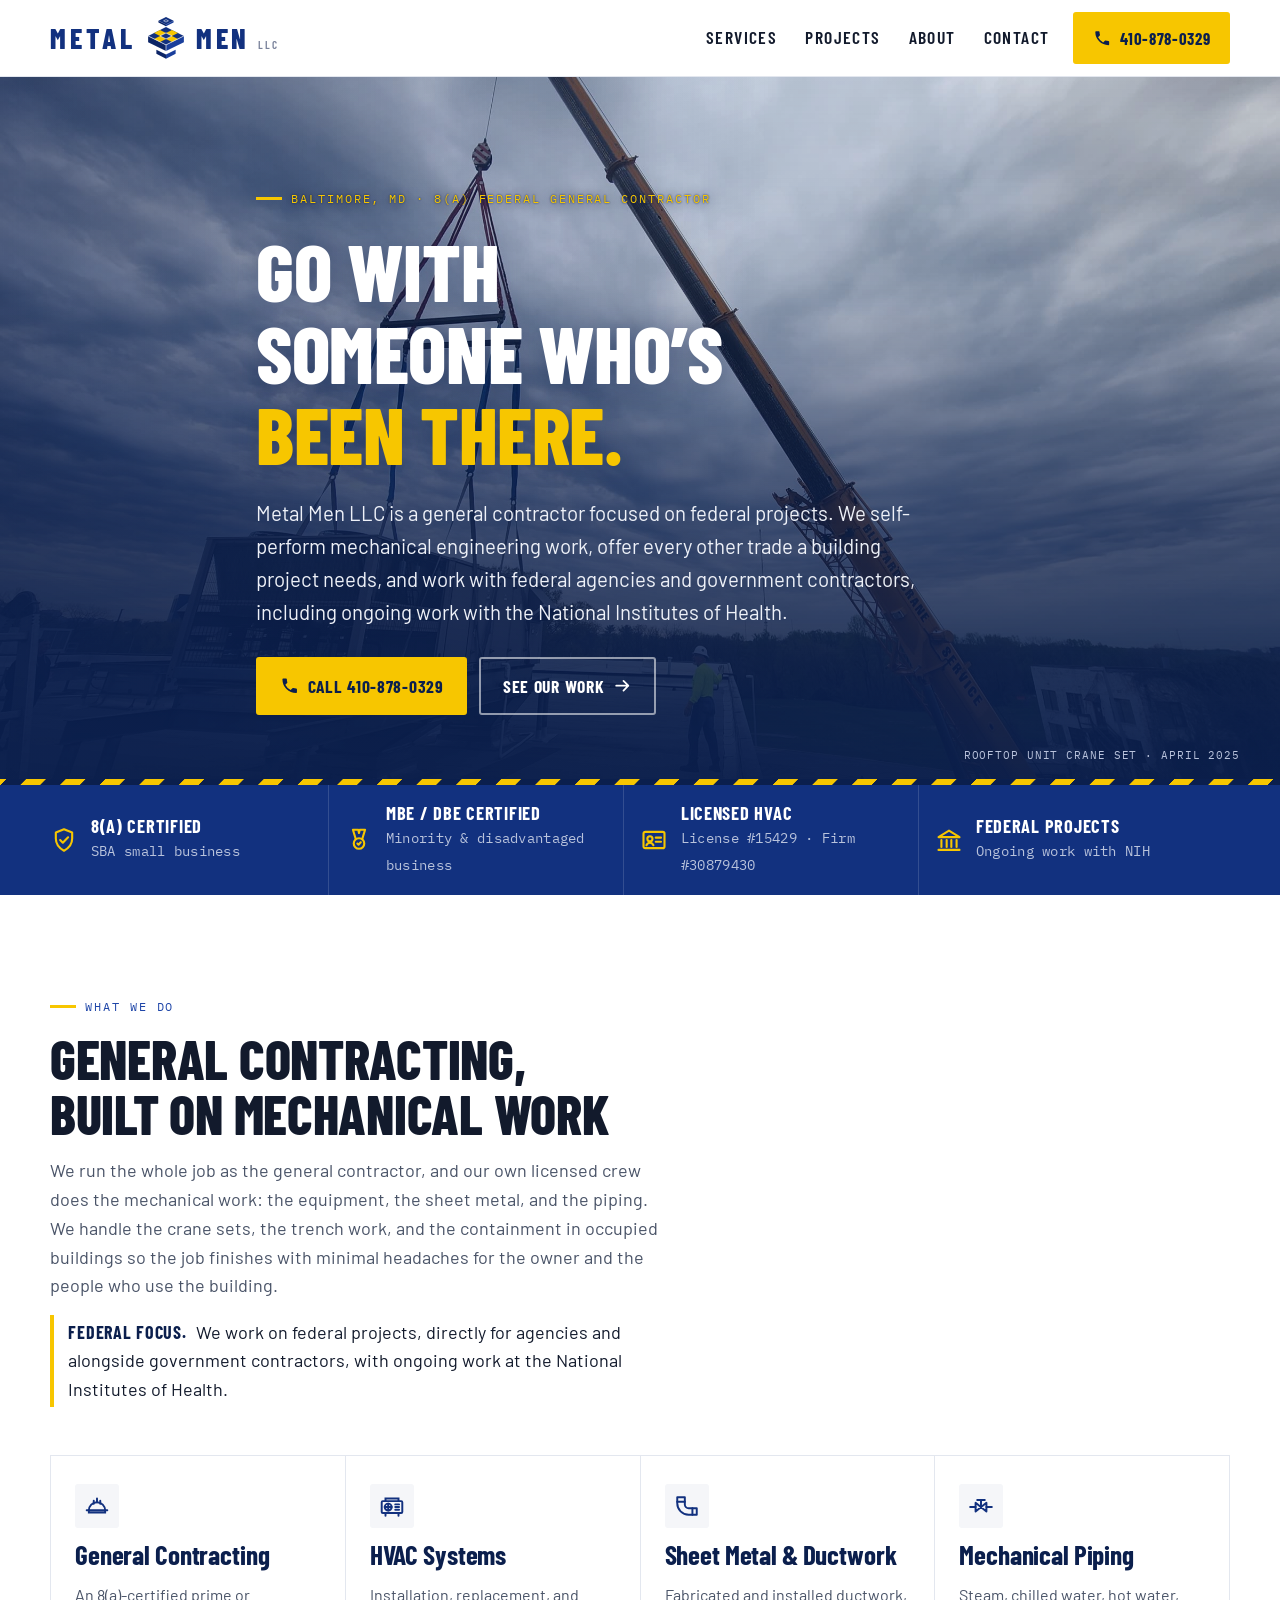
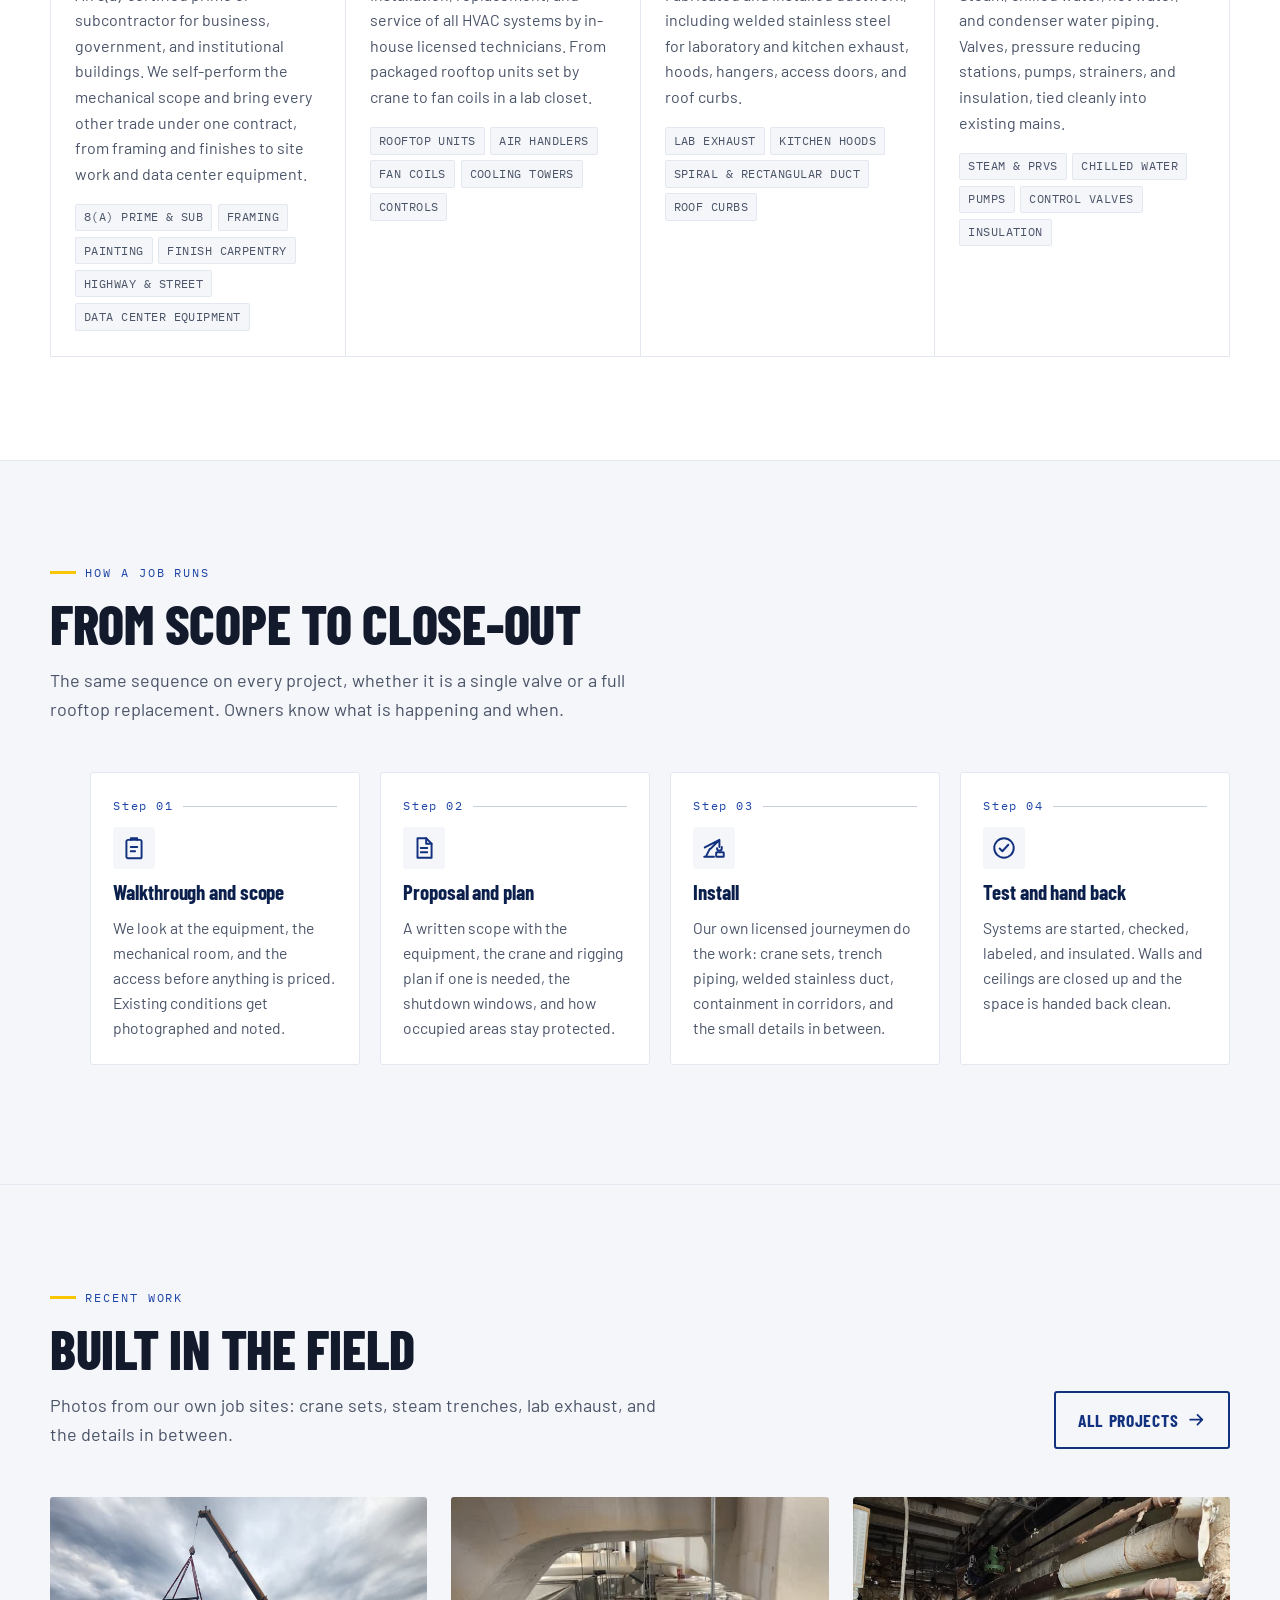
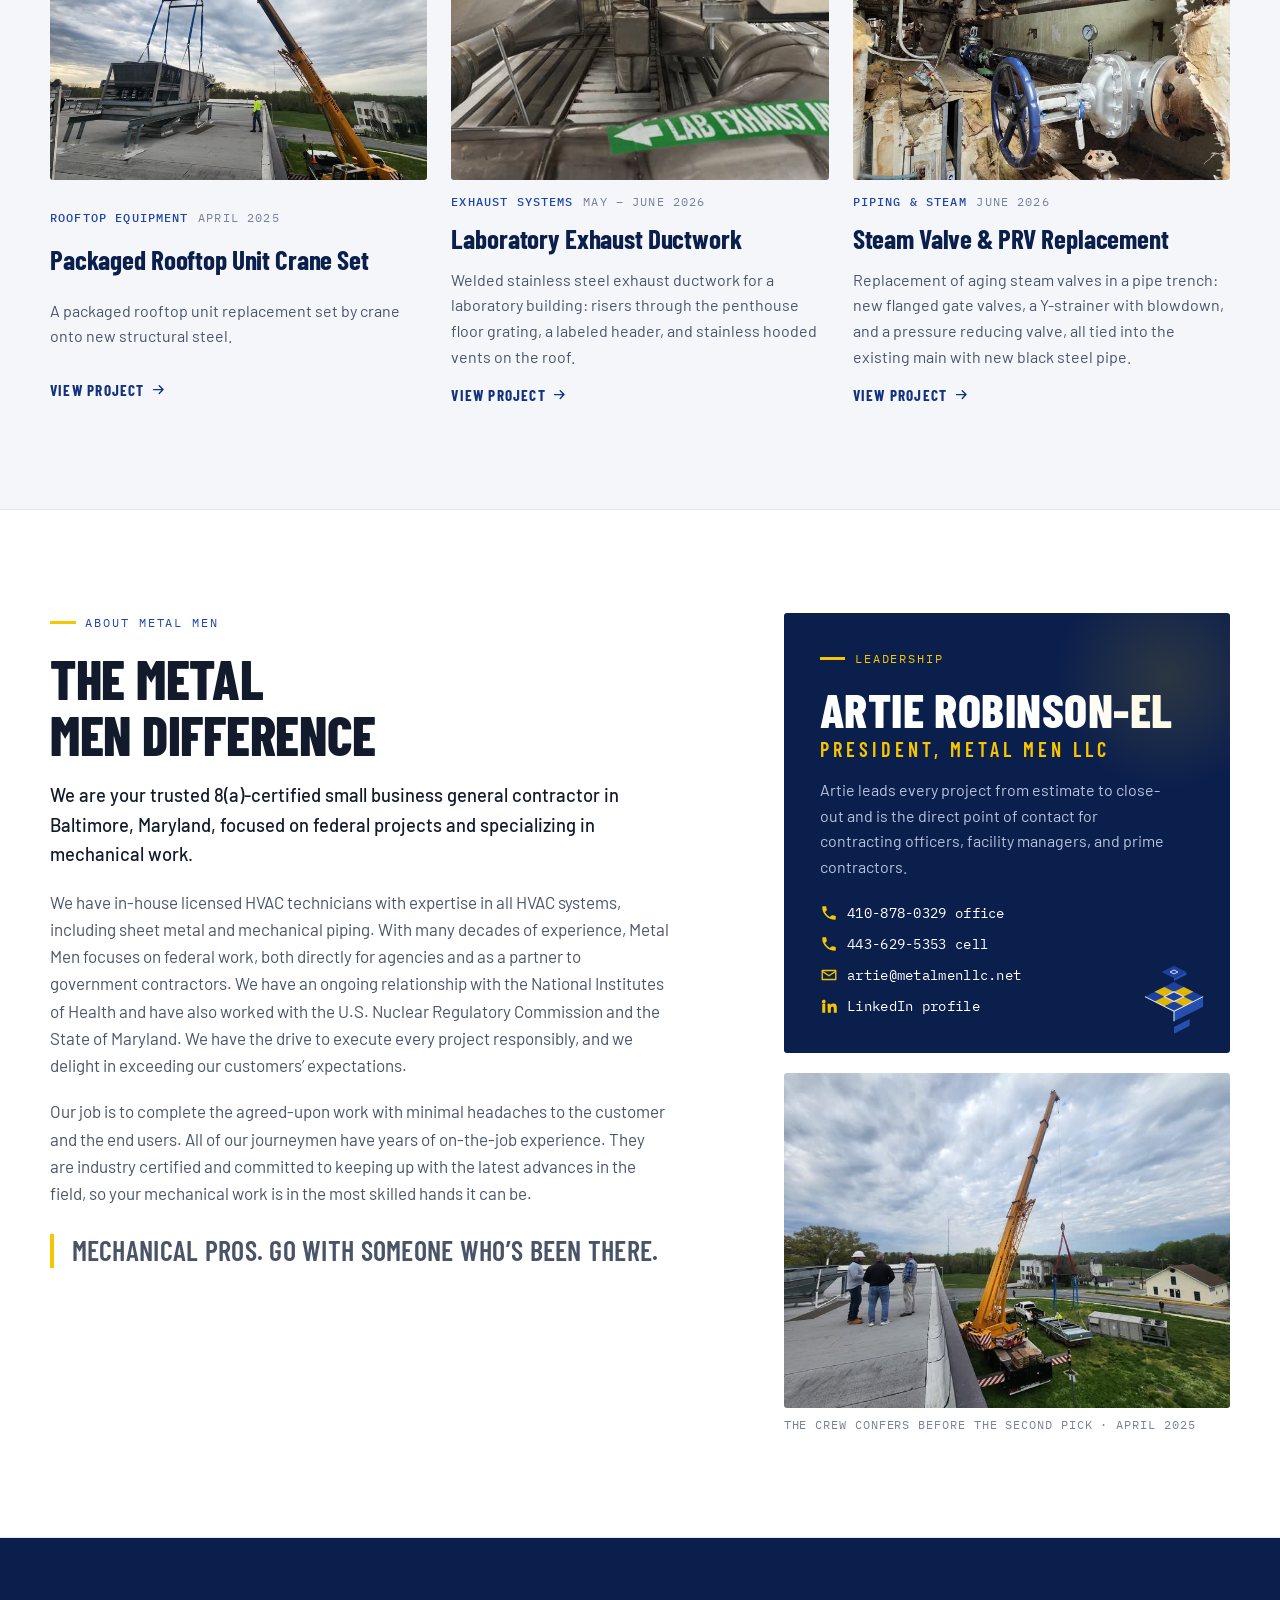
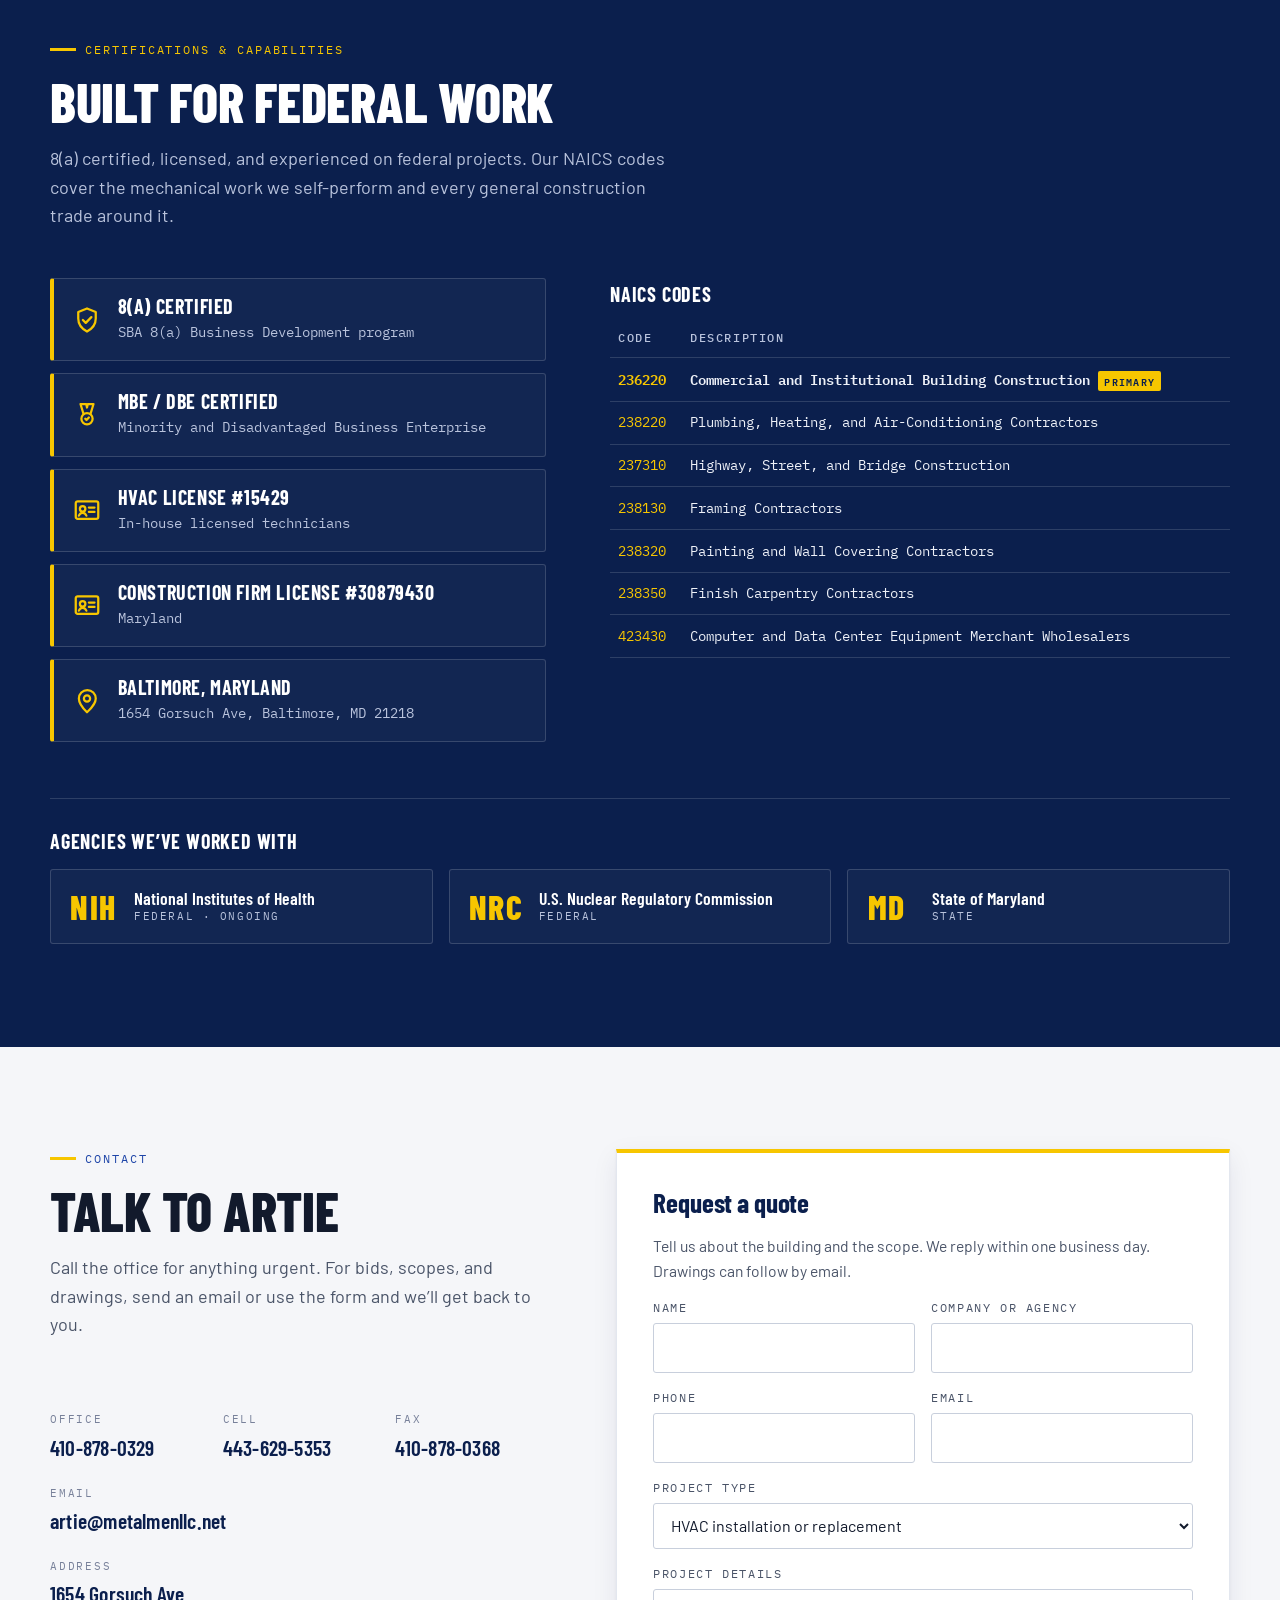
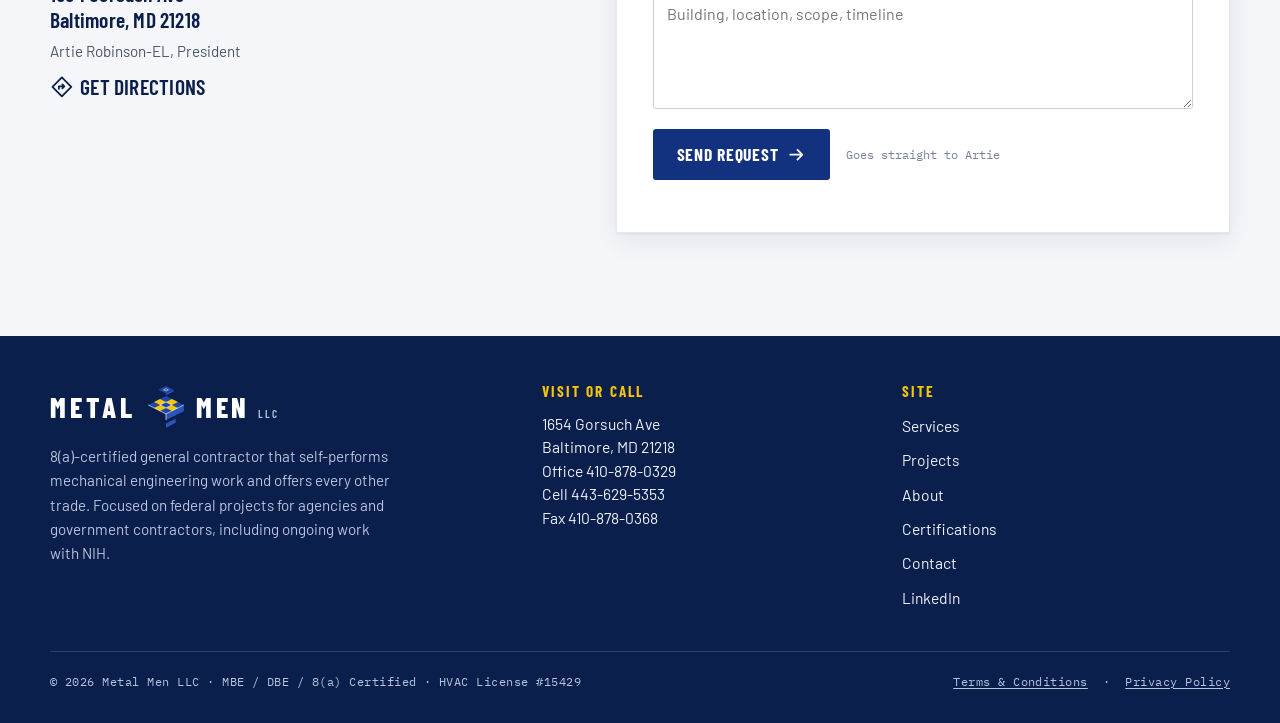
<file: index.html>
<!doctype html>
<html lang="en">
<head>
<meta charset="utf-8">
<meta name="viewport" content="width=device-width, initial-scale=1, viewport-fit=cover">
<title>Metal Men LLC | Federal General Contractor, Mechanical &amp; HVAC, Baltimore MD</title>
<meta name="description" content="8(a)-certified general contractor in Baltimore, MD focused on federal projects. We self-perform mechanical engineering work, offer every other trade, and work with agencies and government contractors, including ongoing work with NIH.">
<link rel="canonical" href="https://metalmenllc.com/">
<meta property="og:title" content="Metal Men LLC | Federal General Contractor, Mechanical &amp; HVAC, Baltimore MD">
<meta property="og:description" content="8(a)-certified general contractor in Baltimore, MD focused on federal projects. We self-perform mechanical engineering work, offer every other trade, and work with agencies and government contractors, including ongoing work with NIH.">
<meta property="og:type" content="website">
<meta property="og:site_name" content="Metal Men LLC">
<meta property="og:url" content="https://metalmenllc.com/">
<meta name="twitter:card" content="summary_large_image">
<meta property="og:image" content="https://metalmenllc.com/img/hero-crane.jpg">
<meta name="theme-color" content="#12317F">
<link rel="icon" href="img/favicon-48.png" sizes="48x48" type="image/png">
<link rel="icon" href="img/favicon.svg" type="image/svg+xml">
<link rel="apple-touch-icon" href="img/apple-touch-icon.png">
<link rel="preconnect" href="https://fonts.googleapis.com">
<link rel="preconnect" href="https://fonts.gstatic.com" crossorigin>
<link rel="stylesheet" href="https://fonts.googleapis.com/css2?family=Barlow+Condensed:wght@600;700;800&family=Barlow:wght@400;500;600&family=IBM+Plex+Mono:wght@400;500&display=swap">
<link rel="stylesheet" href="css/site.css?v=00308859">
<script>document.documentElement.classList.add("js");</script>
<script type="application/ld+json">
{
  "@context": "https://schema.org",
  "@type": "WebSite",
  "name": "Metal Men LLC",
  "alternateName": ["Metal Men", "MetalMen LLC"],
  "url": "https://metalmenllc.com/"
}
</script>
<script type="application/ld+json">
{
  "@context": "https://schema.org",
  "@type": ["GeneralContractor", "HVACBusiness"],
  "@id": "https://metalmenllc.com/#business",
  "name": "Metal Men LLC",
  "legalName": "Metal Men LLC",
  "alternateName": ["Metal Men", "MetalMen LLC"],
  "logo": "https://metalmenllc.com/img/icon-512.png",
  "description": "8(a)-certified general contractor in Baltimore, Maryland that self-performs mechanical engineering work (HVAC, sheet metal, and mechanical piping) and offers every other trade. Focused on federal projects for agencies and government contractors, with ongoing work for the National Institutes of Health.",
  "url": "https://metalmenllc.com/",
  "telephone": "+1-410-878-0329",
  "faxNumber": "+1-410-878-0368",
  "email": "artie@metalmenllc.net",
  "image": "https://metalmenllc.com/img/hero-crane.jpg",
  "address": {
    "@type": "PostalAddress",
    "streetAddress": "1654 Gorsuch Ave",
    "addressLocality": "Baltimore",
    "addressRegion": "MD",
    "postalCode": "21218",
    "addressCountry": "US"
  },
  "areaServed": "Baltimore, Maryland and the Mid-Atlantic",
  "founder": { "@type": "Person", "name": "Artie Robinson-EL", "jobTitle": "President" },
  "naics": "236220",
  "sameAs": [
    "https://www.facebook.com/p/Metal-Men-LLC-100068227604298/",
    "https://www.bbb.org/us/md/baltimore/profile/heating-and-air-conditioning/metal-men-llc-0011-90233522",
    "https://network.procore.com/p/metal-men-llc-baltimore"
  ]
}
</script>
</head>
<body>

<svg width="0" height="0" style="position:absolute" aria-hidden="true" focusable="false">
  <symbol id="mm-mark" viewBox="0 0 64 66">
    <polygon points="18,50 32,57 32,63 18,56" fill="var(--mk-dark)"/>
    <polygon points="32,57 46,50 46,56 32,63" fill="var(--mk-mid)"/>
    <polygon points="6,30 32,43 32,52 6,39" fill="var(--mk-dark)"/>
    <polygon points="32,43 58,30 58,39 32,52" fill="var(--mk-mid)"/>
    <polygon points="32,17 58,30 32,43 6,30" fill="var(--mk-top)"/>
    <polygon points="14.667,25.667 23.333,21.333 49.333,34.333 40.667,38.667" fill="var(--mk-gold)"/>
    <polygon points="14.667,34.333 40.667,21.333 49.333,25.667 23.333,38.667" fill="var(--mk-gold)"/>
    <polygon points="23.333,30 32,25.667 40.667,30 32,34.333" fill="var(--mk-top)" stroke="var(--mk-line)" stroke-width="0.9" stroke-linejoin="round"/>
    <polyline points="6,30 32,43 58,30" fill="none" stroke="var(--mk-line)" stroke-width="0.9" stroke-linejoin="round"/>
    <line x1="32" y1="43" x2="32" y2="52" stroke="var(--mk-line)" stroke-width="0.9"/>
    <g class="mk-tile">
      <polygon points="21,8 32,13.5 32,16 21,10.5" fill="var(--mk-dark)"/>
      <polygon points="32,13.5 43,8 43,10.5 32,16" fill="var(--mk-mid)"/>
      <polygon points="32,2.5 43,8 32,13.5 21,8" fill="var(--mk-top)"/>
      <polygon points="28.5,8 32,6.25 35.5,8 32,9.75" fill="none" stroke="var(--mk-line)" stroke-width="0.8" stroke-linejoin="round"/>
    </g>
  </symbol>

  <!-- utility icons: 24px grid, 1.8px stroke -->
  <symbol id="i-phone" viewBox="0 0 24 24"><path fill="currentColor" d="M6.6 10.8a15.1 15.1 0 0 0 6.6 6.6l2.2-2.2a1 1 0 0 1 1-.25 11.4 11.4 0 0 0 3.6.57 1 1 0 0 1 1 1V20a1 1 0 0 1-1 1A17 17 0 0 1 3 4a1 1 0 0 1 1-1h3.5a1 1 0 0 1 1 1 11.4 11.4 0 0 0 .57 3.6 1 1 0 0 1-.25 1z"/></symbol>
  <symbol id="i-mail" viewBox="0 0 24 24"><path fill="none" stroke="currentColor" stroke-width="1.8" stroke-linejoin="round" d="M3 6h18v12H3z"/><path fill="none" stroke="currentColor" stroke-width="1.8" stroke-linejoin="round" d="m3 7 9 6 9-6"/></symbol>
  <symbol id="i-linkedin" viewBox="0 0 24 24"><path fill="currentColor" d="M4.98 3.5A2.5 2.5 0 1 1 5 8.5a2.5 2.5 0 0 1-.02-5zM3 9h4v12H3zm7 0h3.8v1.7h.05c.53-1 1.83-2 3.77-2 4 0 4.78 2.6 4.78 6V21h-4v-5.5c0-1.3 0-3-1.85-3s-2.13 1.4-2.13 2.9V21h-4z"/></symbol>
  <symbol id="i-pin" viewBox="0 0 24 24"><path fill="none" stroke="currentColor" stroke-width="1.8" stroke-linejoin="round" d="M12 21s-6.5-6.2-6.5-11A6.5 6.5 0 0 1 19 10c0 4.8-7 11-7 11z"/><circle cx="12" cy="10" r="2.5" fill="none" stroke="currentColor" stroke-width="1.8"/></symbol>
  <symbol id="i-directions" viewBox="0 0 24 24"><path fill="none" stroke="currentColor" stroke-width="1.8" stroke-linejoin="round" d="m12 2.5 9.5 9.5-9.5 9.5L2.5 12z"/><path fill="none" stroke="currentColor" stroke-width="1.8" stroke-linecap="round" stroke-linejoin="round" d="M9 14v-2.5h5M12.5 9.5l2 2-2 2"/></symbol>
  <symbol id="i-close" viewBox="0 0 24 24"><path fill="none" stroke="currentColor" stroke-width="2.2" stroke-linecap="round" d="M6 6l12 12M18 6 6 18"/></symbol>
  <symbol id="i-prev" viewBox="0 0 24 24"><path fill="none" stroke="currentColor" stroke-width="2.2" stroke-linecap="round" stroke-linejoin="round" d="m14.5 6-6 6 6 6"/></symbol>
  <symbol id="i-next" viewBox="0 0 24 24"><path fill="none" stroke="currentColor" stroke-width="2.2" stroke-linecap="round" stroke-linejoin="round" d="m9.5 6 6 6-6 6"/></symbol>
  <symbol id="i-arrow" viewBox="0 0 24 24"><path fill="none" stroke="currentColor" stroke-width="2.2" stroke-linecap="round" stroke-linejoin="round" d="M4 12h15M13 6l6 6-6 6"/></symbol>
  <symbol id="i-up" viewBox="0 0 24 24"><path fill="none" stroke="currentColor" stroke-width="2.2" stroke-linecap="round" stroke-linejoin="round" d="M12 19V5M6 11l6-6 6 6"/></symbol>
  <symbol id="i-zoom" viewBox="0 0 24 24"><circle cx="11" cy="11" r="6.5" fill="none" stroke="currentColor" stroke-width="2"/><path fill="none" stroke="currentColor" stroke-width="2" stroke-linecap="round" d="m16 16 4.5 4.5M8.5 11h5M11 8.5v5"/></symbol>

  <!-- credential icons -->
  <symbol id="i-shield" viewBox="0 0 24 24"><path fill="none" stroke="currentColor" stroke-width="1.8" stroke-linejoin="round" d="M12 2.8 19 5.6v5.2c0 4.7-3 8.3-7 10.4-4-2.1-7-5.7-7-10.4V5.6z"/><path fill="none" stroke="currentColor" stroke-width="1.8" stroke-linecap="round" stroke-linejoin="round" d="m8.7 12 2.3 2.3 4.5-4.6"/></symbol>
  <symbol id="i-medal" viewBox="0 0 24 24"><circle cx="12" cy="15" r="4.5" fill="none" stroke="currentColor" stroke-width="1.8"/><path fill="none" stroke="currentColor" stroke-width="1.8" stroke-linecap="round" stroke-linejoin="round" d="m9.2 11.2-2.4-8h4.6L12 6l.6-2.8h4.6l-2.4 8"/><path fill="none" stroke="currentColor" stroke-width="1.8" stroke-linecap="round" stroke-linejoin="round" d="m10.6 15 1 1 1.9-2"/></symbol>
  <symbol id="i-license" viewBox="0 0 24 24"><rect x="3" y="5" width="18" height="14" rx="1.5" fill="none" stroke="currentColor" stroke-width="1.8"/><circle cx="8.5" cy="11" r="2.2" fill="none" stroke="currentColor" stroke-width="1.8"/><path fill="none" stroke="currentColor" stroke-width="1.8" stroke-linecap="round" d="M13.5 10h4.5M13.5 13.5H18M5.5 16.5c.7-1.5 1.8-2.2 3-2.2s2.3.7 3 2.2"/></symbol>
  <symbol id="i-capitol" viewBox="0 0 24 24"><path fill="none" stroke="currentColor" stroke-width="1.8" stroke-linejoin="round" d="M3 9.5 12 4l9 5.5z"/><path fill="none" stroke="currentColor" stroke-width="1.8" stroke-linecap="round" d="M5.5 12v6M10 12v6M14 12v6M18.5 12v6M3 20.5h18"/></symbol>
  <symbol id="i-years" viewBox="0 0 24 24"><circle cx="12" cy="12" r="9" fill="none" stroke="currentColor" stroke-width="1.8"/><path fill="none" stroke="currentColor" stroke-width="1.8" stroke-linecap="round" d="M12 7v5l3.5 2"/></symbol>

  <!-- trade icons -->
  <symbol id="i-rtu" viewBox="0 0 24 24"><rect x="2.5" y="7.5" width="19" height="11" rx="1" fill="none" stroke="currentColor" stroke-width="1.8"/><circle cx="8.5" cy="13" r="3.2" fill="none" stroke="currentColor" stroke-width="1.8"/><path fill="none" stroke="currentColor" stroke-width="1.8" stroke-linecap="round" d="M8.5 9.8v6.4M5.3 13h6.4M15 10.5h3.5M15 13h3.5M15 15.5h3.5M6 7.5V5h12v2.5M6 18.5V21M18 18.5V21"/></symbol>
  <symbol id="i-duct" viewBox="0 0 24 24"><path fill="none" stroke="currentColor" stroke-width="1.8" stroke-linejoin="round" d="M3 4h7v6.5a3.5 3.5 0 0 0 3.5 3.5H21v6h-7.5A10.5 10.5 0 0 1 3 9.5z"/><path fill="none" stroke="currentColor" stroke-width="1.8" stroke-linecap="round" d="M3 8h7M17 14v6"/></symbol>
  <symbol id="i-valve" viewBox="0 0 24 24"><path fill="none" stroke="currentColor" stroke-width="1.8" stroke-linejoin="round" d="M7 9v8l10-8v8z"/><path fill="none" stroke="currentColor" stroke-width="1.8" stroke-linecap="round" d="M2 13h5M17 13h5M12 13V7M8.5 6.5h7"/></symbol>
  <symbol id="i-hardhat" viewBox="0 0 24 24"><path fill="none" stroke="currentColor" stroke-width="1.8" stroke-linejoin="round" d="M4.5 16a7.5 7.5 0 0 1 15 0"/><path fill="none" stroke="currentColor" stroke-width="1.8" stroke-linecap="round" d="M2.5 16h19M12 8.5V5M9 10V7.2M15 10V7.2M4.5 16v2h15v-2"/></symbol>
  <symbol id="i-crane" viewBox="0 0 24 24"><path fill="none" stroke="currentColor" stroke-width="1.8" stroke-linecap="round" stroke-linejoin="round" d="M3 20h9M4.5 20l3.5-7M3.5 11.5 17 4.5M17 4.5V11M14.8 12.2a2.2 2.2 0 1 0 4.4 0V11M8.5 13l7-7"/><rect x="14" y="16" width="7" height="4" rx=".5" fill="none" stroke="currentColor" stroke-width="1.8"/></symbol>
  <symbol id="i-fan" viewBox="0 0 24 24"><circle cx="12" cy="12" r="1.8" fill="none" stroke="currentColor" stroke-width="1.8"/><path fill="none" stroke="currentColor" stroke-width="1.8" stroke-linejoin="round" d="M12 10.2c-.2-4 1.5-6.4 5.2-6.7-.4 3.4-2 5.7-5.2 6.7zM13.8 12c4-.2 6.4 1.5 6.7 5.2-3.4-.4-5.7-2-6.7-5.2zM12 13.8c.2 4-1.5 6.4-5.2 6.7.4-3.4 2-5.7 5.2-6.7zM10.2 12c-4 .2-6.4-1.5-6.7-5.2 3.4.4 5.7 2 6.7 5.2z"/></symbol>
  <symbol id="i-pump" viewBox="0 0 24 24"><circle cx="9" cy="12" r="5" fill="none" stroke="currentColor" stroke-width="1.8"/><circle cx="9" cy="12" r="1.5" fill="none" stroke="currentColor" stroke-width="1.8"/><path fill="none" stroke="currentColor" stroke-width="1.8" stroke-linecap="round" stroke-linejoin="round" d="M14 9.5h7v5h-7M9 7V3.5M3.5 20h13M6 17v3M12 17v3"/></symbol>
  <symbol id="i-tower" viewBox="0 0 24 24"><path fill="none" stroke="currentColor" stroke-width="1.8" stroke-linejoin="round" d="M5.5 20V9h13v11z"/><path fill="none" stroke="currentColor" stroke-width="1.8" stroke-linecap="round" d="M8 9a4 4 0 0 1 8 0M12 5V3M8.5 13h7M8.5 16h7M3 20h18"/></symbol>
  <symbol id="i-clipboard" viewBox="0 0 24 24"><rect x="5" y="4.5" width="14" height="17" rx="1.5" fill="none" stroke="currentColor" stroke-width="1.8"/><path fill="none" stroke="currentColor" stroke-width="1.8" stroke-linecap="round" stroke-linejoin="round" d="M9 4.5V3h6v1.5M9 11h6M9 15h4"/></symbol>
  <symbol id="i-document" viewBox="0 0 24 24"><path fill="none" stroke="currentColor" stroke-width="1.8" stroke-linejoin="round" d="M6 3h8l5 5v13H6z"/><path fill="none" stroke="currentColor" stroke-width="1.8" stroke-linecap="round" stroke-linejoin="round" d="M14 3v5h5M9 12h6M9 16h6"/></symbol>
  <symbol id="i-check-circle" viewBox="0 0 24 24"><circle cx="12" cy="12" r="9" fill="none" stroke="currentColor" stroke-width="1.8"/><path fill="none" stroke="currentColor" stroke-width="1.8" stroke-linecap="round" stroke-linejoin="round" d="m8 12.5 2.5 2.5 5.5-6"/></symbol>
</svg>
<a class="visually-hidden" href="#main">Skip to content</a>
<header class="site-header" id="site-header">
  <div class="wrap header-inner">
    <a class="brand" href="index.html" aria-label="Metal Men LLC, home">
      <span class="brand-word">Metal</span>
      <svg class="brand-mark" aria-hidden="true"><use href="#mm-mark"/></svg>
      <span class="brand-word">Men <span class="brand-llc">LLC</span></span>
    </a>
    <nav class="nav" id="nav" aria-label="Main">
      <a href="index.html#services">Services</a>
      <a href="projects.html">Projects</a>
      <a href="index.html#about">About</a>
      <a href="index.html#contact">Contact</a>
    </nav>
    <a class="btn btn-gold btn-call" href="tel:+14108780329" aria-label="Call 410-878-0329">
      <svg aria-hidden="true"><use href="#i-phone"/></svg><span>410-878-0329</span>
    </a>
    <button class="nav-toggle" type="button" aria-expanded="false" aria-controls="nav">Menu</button>
  </div>
</header>

<main id="main">
  <section class="hero" aria-labelledby="hero-title">
    <div class="hero-media">
      <img src="img/hero-crane.jpg" alt="A crane sets a packaged rooftop unit onto a flat roof while a spotter watches from the roof edge" fetchpriority="high">
    </div>
    <div class="wrap hero-inner">
      <span class="eyebrow">Baltimore, MD &middot; 8(a) Federal General Contractor</span>
      <h1 id="hero-title">Go with someone who&rsquo;s <em>been there.</em></h1>
      <p class="lede">Metal Men LLC is a general contractor focused on federal projects. We self-perform mechanical engineering work, offer every other trade a building project needs, and work with federal agencies and government contractors, including ongoing work with the National Institutes of Health.</p>
      <div class="hero-actions">
        <a class="btn btn-gold" href="tel:+14108780329"><svg aria-hidden="true"><use href="#i-phone"/></svg>Call 410-878-0329</a>
        <a class="btn btn-outline" href="projects.html">See our work<svg aria-hidden="true"><use href="#i-arrow"/></svg></a>
      </div>
    </div>
    <span class="hero-caption">Rooftop unit crane set &middot; April 2025</span>
  </section>
  <div class="stripe" aria-hidden="true"></div>

  <section class="trust" aria-label="Credentials">
    <div class="wrap">
      <ul class="trust-list" data-reveal="children">
        <li><svg aria-hidden="true"><use href="#i-shield"/></svg><div><strong>8(a) Certified</strong><span>SBA small business</span></div></li>
        <li><svg aria-hidden="true"><use href="#i-medal"/></svg><div><strong>MBE / DBE Certified</strong><span>Minority &amp; disadvantaged business</span></div></li>
        <li><svg aria-hidden="true"><use href="#i-license"/></svg><div><strong>Licensed HVAC</strong><span>License #15429 &middot; Firm #30879430</span></div></li>
        <li><svg aria-hidden="true"><use href="#i-capitol"/></svg><div><strong>Federal projects</strong><span>Ongoing work with NIH</span></div></li>
      </ul>
    </div>
  </section>

  <section class="section services" id="services" aria-labelledby="services-title">
    <div class="wrap">
      <div class="section-head" data-reveal>
        <span class="eyebrow">What we do</span>
        <h2 id="services-title">General contracting, built on mechanical work</h2>
        <p>We run the whole job as the general contractor, and our own licensed crew does the mechanical work: the equipment, the sheet metal, and the piping. We handle the crane sets, the trench work, and the containment in occupied buildings so the job finishes with minimal headaches for the owner and the people who use the building.</p>
        <p class="audience"><strong>Federal focus.</strong> We work on federal projects, directly for agencies and alongside government contractors, with ongoing work at the National Institutes of Health.</p>
      </div>
      <div class="service-grid" data-reveal="children">
        <article class="service">
          <div class="service-icon"><svg aria-hidden="true"><use href="#i-hardhat"/></svg></div>
          <h3>General Contracting</h3>
          <p>An 8(a)-certified prime or subcontractor for business, government, and institutional buildings. We self-perform the mechanical scope and bring every other trade under one contract, from framing and finishes to site work and data center equipment.</p>
          <ul><li>8(a) prime &amp; sub</li><li>Framing</li><li>Painting</li><li>Finish carpentry</li><li>Highway &amp; street</li><li>Data center equipment</li></ul>
        </article>
        <article class="service">
          <div class="service-icon"><svg aria-hidden="true"><use href="#i-rtu"/></svg></div>
          <h3>HVAC Systems</h3>
          <p>Installation, replacement, and service of all HVAC systems by in-house licensed technicians. From packaged rooftop units set by crane to fan coils in a lab closet.</p>
          <ul><li>Rooftop units</li><li>Air handlers</li><li>Fan coils</li><li>Cooling towers</li><li>Controls</li></ul>
        </article>
        <article class="service">
          <div class="service-icon"><svg aria-hidden="true"><use href="#i-duct"/></svg></div>
          <h3>Sheet Metal &amp; Ductwork</h3>
          <p>Fabricated and installed ductwork, including welded stainless steel for laboratory and kitchen exhaust, hoods, hangers, access doors, and roof curbs.</p>
          <ul><li>Lab exhaust</li><li>Kitchen hoods</li><li>Spiral &amp; rectangular duct</li><li>Roof curbs</li></ul>
        </article>
        <article class="service">
          <div class="service-icon"><svg aria-hidden="true"><use href="#i-valve"/></svg></div>
          <h3>Mechanical Piping</h3>
          <p>Steam, chilled water, hot water, and condenser water piping. Valves, pressure reducing stations, pumps, strainers, and insulation, tied cleanly into existing mains.</p>
          <ul><li>Steam &amp; PRVs</li><li>Chilled water</li><li>Pumps</li><li>Control valves</li><li>Insulation</li></ul>
        </article>
      </div>
    </div>
  </section>

  <section class="section process" id="process" aria-labelledby="process-title">
    <div class="wrap">
      <div class="section-head" data-reveal>
        <span class="eyebrow">How a job runs</span>
        <h2 id="process-title">From scope to close-out</h2>
        <p>The same sequence on every project, whether it is a single valve or a full rooftop replacement. Owners know what is happening and when.</p>
      </div>
      <ol class="steps" data-reveal="children">
        <li class="step">
          <span class="step-num">Step 01</span>
          <div class="step-icon"><svg aria-hidden="true"><use href="#i-clipboard"/></svg></div>
          <h3>Walkthrough and scope</h3>
          <p>We look at the equipment, the mechanical room, and the access before anything is priced. Existing conditions get photographed and noted.</p>
        </li>
        <li class="step">
          <span class="step-num">Step 02</span>
          <div class="step-icon"><svg aria-hidden="true"><use href="#i-document"/></svg></div>
          <h3>Proposal and plan</h3>
          <p>A written scope with the equipment, the crane and rigging plan if one is needed, the shutdown windows, and how occupied areas stay protected.</p>
        </li>
        <li class="step">
          <span class="step-num">Step 03</span>
          <div class="step-icon"><svg aria-hidden="true"><use href="#i-crane"/></svg></div>
          <h3>Install</h3>
          <p>Our own licensed journeymen do the work: crane sets, trench piping, welded stainless duct, containment in corridors, and the small details in between.</p>
        </li>
        <li class="step">
          <span class="step-num">Step 04</span>
          <div class="step-icon"><svg aria-hidden="true"><use href="#i-check-circle"/></svg></div>
          <h3>Test and hand back</h3>
          <p>Systems are started, checked, labeled, and insulated. Walls and ceilings are closed up and the space is handed back clean.</p>
        </li>
      </ol>
    </div>
  </section>

  <section class="section work" id="work" aria-labelledby="work-title">
    <div class="wrap">
      <div class="section-head" data-reveal>
        <div>
          <span class="eyebrow">Recent work</span>
          <h2 id="work-title">Built in the field</h2>
          <p>Photos from our own job sites: crane sets, steam trenches, lab exhaust, and the details in between.</p>
        </div>
        <a class="btn btn-outline-navy" href="projects.html">All projects<svg aria-hidden="true"><use href="#i-arrow"/></svg></a>
      </div>
      <div class="work-grid" data-reveal="children">
        <a class="work-card" href="projects.html#rtu-crane-set">
          <figure><img src="img/thumbs/02.jpg" srcset="img/thumbs/02.jpg 720w, img/photos/02.jpg 1800w" sizes="(max-width: 640px) 100vw, (max-width: 1024px) 50vw, 380px" alt="Crane boom extended over a flat roof with a rooftop unit suspended on slings" loading="lazy" decoding="async" width="720" height="540"></figure>
          <div class="work-meta"><b>Rooftop Equipment</b><span>April 2025</span></div>
          <h3>Packaged Rooftop Unit Crane Set</h3>
          <p>A packaged rooftop unit replacement set by crane onto new structural steel.</p>
          <span class="work-more">View project<svg aria-hidden="true"><use href="#i-arrow"/></svg></span>
        </a>
        <a class="work-card" href="projects.html#lab-exhaust">
          <figure><img src="img/thumbs/21.jpg" srcset="img/thumbs/21.jpg 720w, img/photos/21.jpg 1800w" sizes="(max-width: 640px) 100vw, (max-width: 1024px) 50vw, 380px" alt="Stainless duct header labeled LAB EXHAUST AIR with a direction arrow" loading="lazy" decoding="async" width="720" height="540"></figure>
          <div class="work-meta"><b>Exhaust Systems</b><span>May – June 2026</span></div>
          <h3>Laboratory Exhaust Ductwork</h3>
          <p>Welded stainless steel exhaust ductwork for a laboratory building: risers through the penthouse floor grating, a labeled header, and stainless hooded vents on the roof.</p>
          <span class="work-more">View project<svg aria-hidden="true"><use href="#i-arrow"/></svg></span>
        </a>
        <a class="work-card" href="projects.html#steam-valves">
          <figure><img src="img/thumbs/29.jpg" srcset="img/thumbs/29.jpg 720w, img/photos/29.jpg 1800w" sizes="(max-width: 640px) 100vw, (max-width: 1024px) 50vw, 380px" alt="New flanged gate valve with a blue handwheel on a steam line in a pipe trench" loading="lazy" decoding="async" width="720" height="540"></figure>
          <div class="work-meta"><b>Piping &amp; Steam</b><span>June 2026</span></div>
          <h3>Steam Valve &amp; PRV Replacement</h3>
          <p>Replacement of aging steam valves in a pipe trench: new flanged gate valves, a Y-strainer with blowdown, and a pressure reducing valve, all tied into the existing main with new black steel pipe.</p>
          <span class="work-more">View project<svg aria-hidden="true"><use href="#i-arrow"/></svg></span>
        </a>
      </div>
    </div>
  </section>

  <section class="section about" id="about" aria-labelledby="about-title">
    <div class="wrap about-grid">
      <div class="about-copy" data-reveal>
        <span class="eyebrow">About Metal Men</span>
        <h2 id="about-title">The Metal Men difference</h2>
        <p class="strong">We are your trusted 8(a)-certified small business general contractor in Baltimore, Maryland, focused on federal projects and specializing in mechanical work.</p>
        <p>We have in-house licensed HVAC technicians with expertise in all HVAC systems, including sheet metal and mechanical piping. With many decades of experience, Metal Men focuses on federal work, both directly for agencies and as a partner to government contractors. We have an ongoing relationship with the National Institutes of Health and have also worked with the U.S. Nuclear Regulatory Commission and the State of Maryland. We have the drive to execute every project responsibly, and we delight in exceeding our customers&rsquo; expectations.</p>
        <p>Our job is to complete the agreed-upon work with minimal headaches to the customer and the end users. All of our journeymen have years of on-the-job experience. They are industry certified and committed to keeping up with the latest advances in the field, so your mechanical work is in the most skilled hands it can be.</p>
        <p class="about-quote">Mechanical pros. Go with someone who&rsquo;s been there.</p>
      </div>
      <div class="about-side" data-reveal="children">
      <aside class="leader" aria-label="Leadership">
        <span class="eyebrow">Leadership</span>
        <p class="leader-name">Artie Robinson-EL<small>President, Metal Men LLC</small></p>
        <p>Artie leads every project from estimate to close-out and is the direct point of contact for contracting officers, facility managers, and prime contractors.</p>
        <div class="leader-contact">
          <a href="tel:+14108780329"><svg aria-hidden="true"><use href="#i-phone"/></svg>410-878-0329 office</a>
          <a href="tel:+14436295353"><svg aria-hidden="true"><use href="#i-phone"/></svg>443-629-5353 cell</a>
          <a href="mailto:artie@metalmenllc.net"><svg aria-hidden="true"><use href="#i-mail"/></svg>artie@metalmenllc.net</a>
          <a href="https://www.linkedin.com/in/artie-robinson-el-49179472" rel="noopener" target="_blank"><svg aria-hidden="true"><use href="#i-linkedin"/></svg>LinkedIn profile</a>
        </div>
        <svg class="leader-mark" aria-hidden="true"><use href="#mm-mark"/></svg>
      </aside>
      <figure class="about-photo">
        <img src="img/thumbs/05.jpg" srcset="img/thumbs/05.jpg 720w, img/photos/05.jpg 1800w" sizes="(max-width: 860px) 100vw, 420px" alt="Three crew members in hard hats confer on a roof while a crane stands ready on the lawn below" loading="lazy" decoding="async">
        <figcaption>The crew confers before the second pick &middot; April 2025</figcaption>
      </figure>
      </div>
    </div>
  </section>

  <section class="section caps" id="capabilities" aria-labelledby="caps-title">
    <div class="wrap">
      <div class="section-head" data-reveal>
        <span class="eyebrow">Certifications &amp; capabilities</span>
        <h2 id="caps-title">Built for federal work</h2>
        <p>8(a) certified, licensed, and experienced on federal projects. Our NAICS codes cover the mechanical work we self-perform and every general construction trade around it.</p>
      </div>
      <div class="caps-grid">
        <ul class="cert-list" data-reveal="children">
          <li class="cert"><svg aria-hidden="true"><use href="#i-shield"/></svg><div><strong>8(a) Certified</strong><span>SBA 8(a) Business Development program</span></div></li>
          <li class="cert"><svg aria-hidden="true"><use href="#i-medal"/></svg><div><strong>MBE / DBE Certified</strong><span>Minority and Disadvantaged Business Enterprise</span></div></li>
          <li class="cert"><svg aria-hidden="true"><use href="#i-license"/></svg><div><strong>HVAC License #15429</strong><span>In-house licensed technicians</span></div></li>
          <li class="cert"><svg aria-hidden="true"><use href="#i-license"/></svg><div><strong>Construction Firm License #30879430</strong><span>Maryland</span></div></li>
          <li class="cert"><svg aria-hidden="true"><use href="#i-pin"/></svg><div><strong>Baltimore, Maryland</strong><span>1654 Gorsuch Ave, Baltimore, MD 21218</span></div></li>
        </ul>
        <div class="table-scroll" data-reveal>
          <table class="naics">
            <caption>NAICS codes</caption>
            <thead><tr><th scope="col">Code</th><th scope="col">Description</th></tr></thead>
            <tbody>
              <tr class="primary"><td>236220</td><td>Commercial and Institutional Building Construction<span class="tag">Primary</span></td></tr>
              <tr><td>238220</td><td>Plumbing, Heating, and Air-Conditioning Contractors</td></tr>
              <tr><td>237310</td><td>Highway, Street, and Bridge Construction</td></tr>
              <tr><td>238130</td><td>Framing Contractors</td></tr>
              <tr><td>238320</td><td>Painting and Wall Covering Contractors</td></tr>
              <tr><td>238350</td><td>Finish Carpentry Contractors</td></tr>
              <tr><td>423430</td><td>Computer and Data Center Equipment Merchant Wholesalers</td></tr>
            </tbody>
          </table>
        </div>
      </div>
      <div class="clients" data-reveal>
        <h3 class="clients-title">Agencies we&rsquo;ve worked with</h3>
        <ul class="client-list" data-reveal="children">
          <li class="client"><span class="client-abbr">NIH</span><span class="client-name">National Institutes of Health</span><span class="client-level">Federal &middot; Ongoing</span></li>
          <li class="client"><span class="client-abbr">NRC</span><span class="client-name">U.S. Nuclear Regulatory Commission</span><span class="client-level">Federal</span></li>
          <li class="client"><span class="client-abbr">MD</span><span class="client-name">State of Maryland</span><span class="client-level">State</span></li>
        </ul>
      </div>
    </div>
  </section>

  <section class="section contact" id="contact" aria-labelledby="contact-title">
    <div class="wrap contact-grid">
      <div class="contact-info" data-reveal>
        <div class="section-head">
          <span class="eyebrow">Contact</span>
          <h2 id="contact-title">Talk to Artie</h2>
          <p>Call the office for anything urgent. For bids, scopes, and drawings, send an email or use the form and we&rsquo;ll get back to you.</p>
        </div>
        <div class="contact-phones">
          <div class="contact-block"><span class="label">Office</span><a href="tel:+14108780329">410-878-0329</a></div>
          <div class="contact-block"><span class="label">Cell</span><a href="tel:+14436295353">443-629-5353</a></div>
          <div class="contact-block"><span class="label">Fax</span><address>410-878-0368</address></div>
        </div>
        <div class="contact-block"><span class="label">Email</span><a href="mailto:artie@metalmenllc.net">artie@metalmenllc.net</a></div>
        <div class="contact-block"><span class="label">Address</span><address>1654 Gorsuch Ave<br>Baltimore, MD 21218</address><span class="sub">Artie Robinson-EL, President</span><a class="link-arrow" href="https://www.google.com/maps/search/?api=1&amp;query=1654+Gorsuch+Ave+Baltimore+MD+21218" target="_blank" rel="noopener"><svg aria-hidden="true"><use href="#i-directions"/></svg>Get directions</a></div>
      </div>
      <form class="form" id="quote-form" name="quote" method="POST" action="/thanks.html" data-netlify="true" netlify-honeypot="bot-field" novalidate data-reveal>
        <input type="hidden" name="form-name" value="quote">
        <p class="visually-hidden"><label>Leave this empty <input name="bot-field" tabindex="-1" autocomplete="off"></label></p>
        <h3>Request a quote</h3>
        <p>Tell us about the building and the scope. We reply within one business day. Drawings can follow by email.</p>
        <div class="form-row">
          <div class="field"><label for="f-name">Name</label><input id="f-name" name="name" type="text" autocomplete="name" required></div>
          <div class="field"><label for="f-company">Company or agency</label><input id="f-company" name="company" type="text" autocomplete="organization"></div>
        </div>
        <div class="form-row">
          <div class="field"><label for="f-phone">Phone</label><input id="f-phone" name="phone" type="tel" autocomplete="tel"></div>
          <div class="field"><label for="f-email">Email</label><input id="f-email" name="email" type="email" autocomplete="email" required></div>
        </div>
        <div class="field">
          <label for="f-type">Project type</label>
          <select id="f-type" name="type">
            <option>HVAC installation or replacement</option>
            <option>Sheet metal or ductwork</option>
            <option>Mechanical piping</option>
            <option>Service or repair</option>
            <option>General contracting</option>
            <option>Other</option>
          </select>
        </div>
        <div class="field"><label for="f-details">Project details</label><textarea id="f-details" name="details" placeholder="Building, location, scope, timeline"></textarea></div>
        <div class="form-foot">
          <button class="btn btn-navy" type="submit">Send request<svg aria-hidden="true"><use href="#i-arrow"/></svg></button>
          <span class="form-note">Goes straight to Artie</span>
        </div>
        <p class="form-status" role="status" aria-live="polite"></p>
      </form>
    </div>
  </section>
</main>
<footer class="site-footer">
  <div class="wrap">
    <div class="footer-grid">
      <div class="footer-brand">
        <a class="brand" href="index.html" aria-label="Metal Men LLC, home">
          <span class="brand-word">Metal</span>
          <svg class="brand-mark" aria-hidden="true"><use href="#mm-mark"/></svg>
          <span class="brand-word">Men <span class="brand-llc">LLC</span></span>
        </a>
        <p>8(a)-certified general contractor that self-performs mechanical engineering work and offers every other trade. Focused on federal projects for agencies and government contractors, including ongoing work with NIH.</p>
      </div>
      <div class="footer-col">
        <h4>Visit or call</h4>
        <address>1654 Gorsuch Ave<br>Baltimore, MD 21218<br>Office <a href="tel:+14108780329">410-878-0329</a><br>Cell <a href="tel:+14436295353">443-629-5353</a><br>Fax 410-878-0368</address>
      </div>
      <div class="footer-col">
        <h4>Site</h4>
        <ul>
          <li><a href="index.html#services">Services</a></li>
          <li><a href="projects.html">Projects</a></li>
          <li><a href="index.html#about">About</a></li>
          <li><a href="index.html#capabilities">Certifications</a></li>
          <li><a href="index.html#contact">Contact</a></li>
          <li><a href="https://www.linkedin.com/in/artie-robinson-el-49179472" rel="noopener" target="_blank">LinkedIn</a></li>
        </ul>
      </div>
    </div>
    <div class="footer-bottom">
      <span>&copy; <span id="year">2026</span> Metal Men LLC &middot; MBE / DBE / 8(a) Certified &middot; HVAC License #15429</span>
      <span><a href="legal.html#terms">Terms &amp; Conditions</a> &nbsp;&middot;&nbsp; <a href="legal.html#privacy">Privacy Policy</a></span>
    </div>
  </div>
</footer>
<button class="to-top" id="to-top" type="button" aria-label="Back to top"><svg aria-hidden="true"><use href="#i-up"/></svg></button>
<script src="js/site.js?v=d9cf2b09"></script>
</body>
</html>
</file>
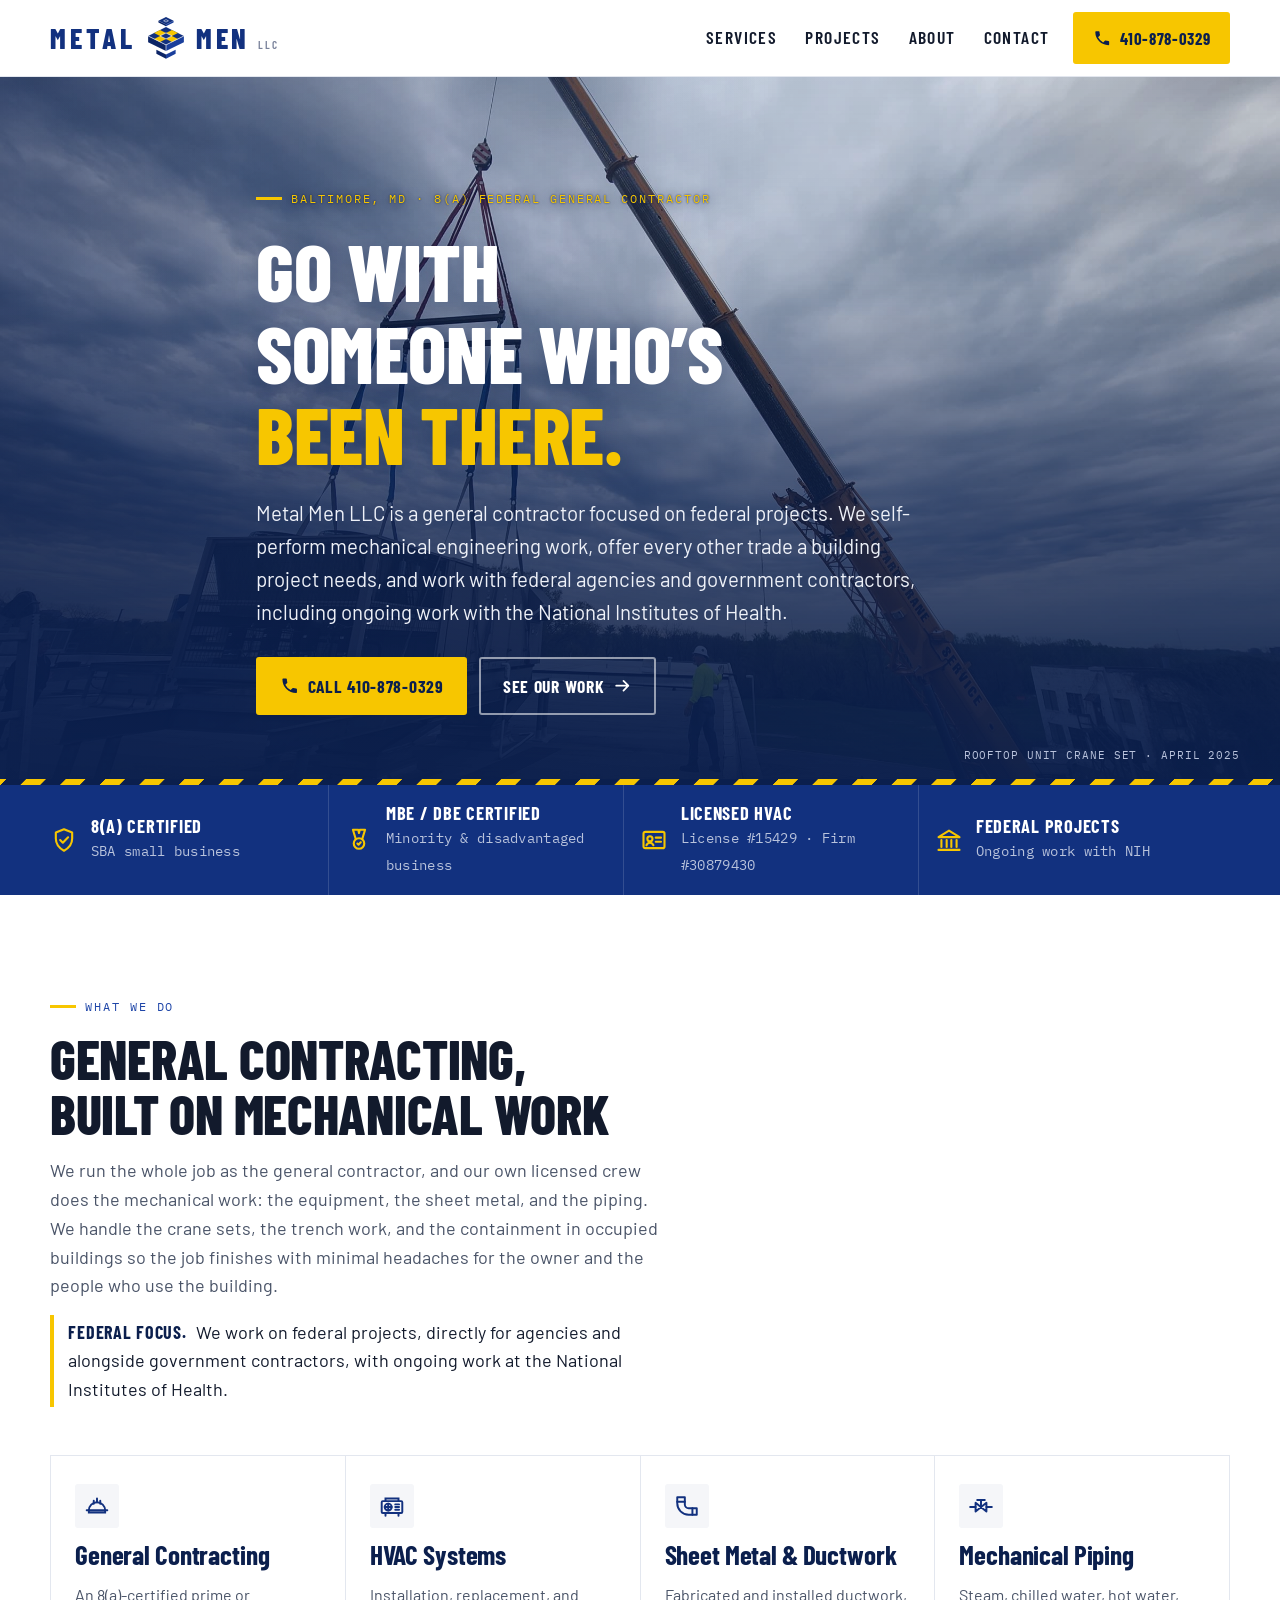
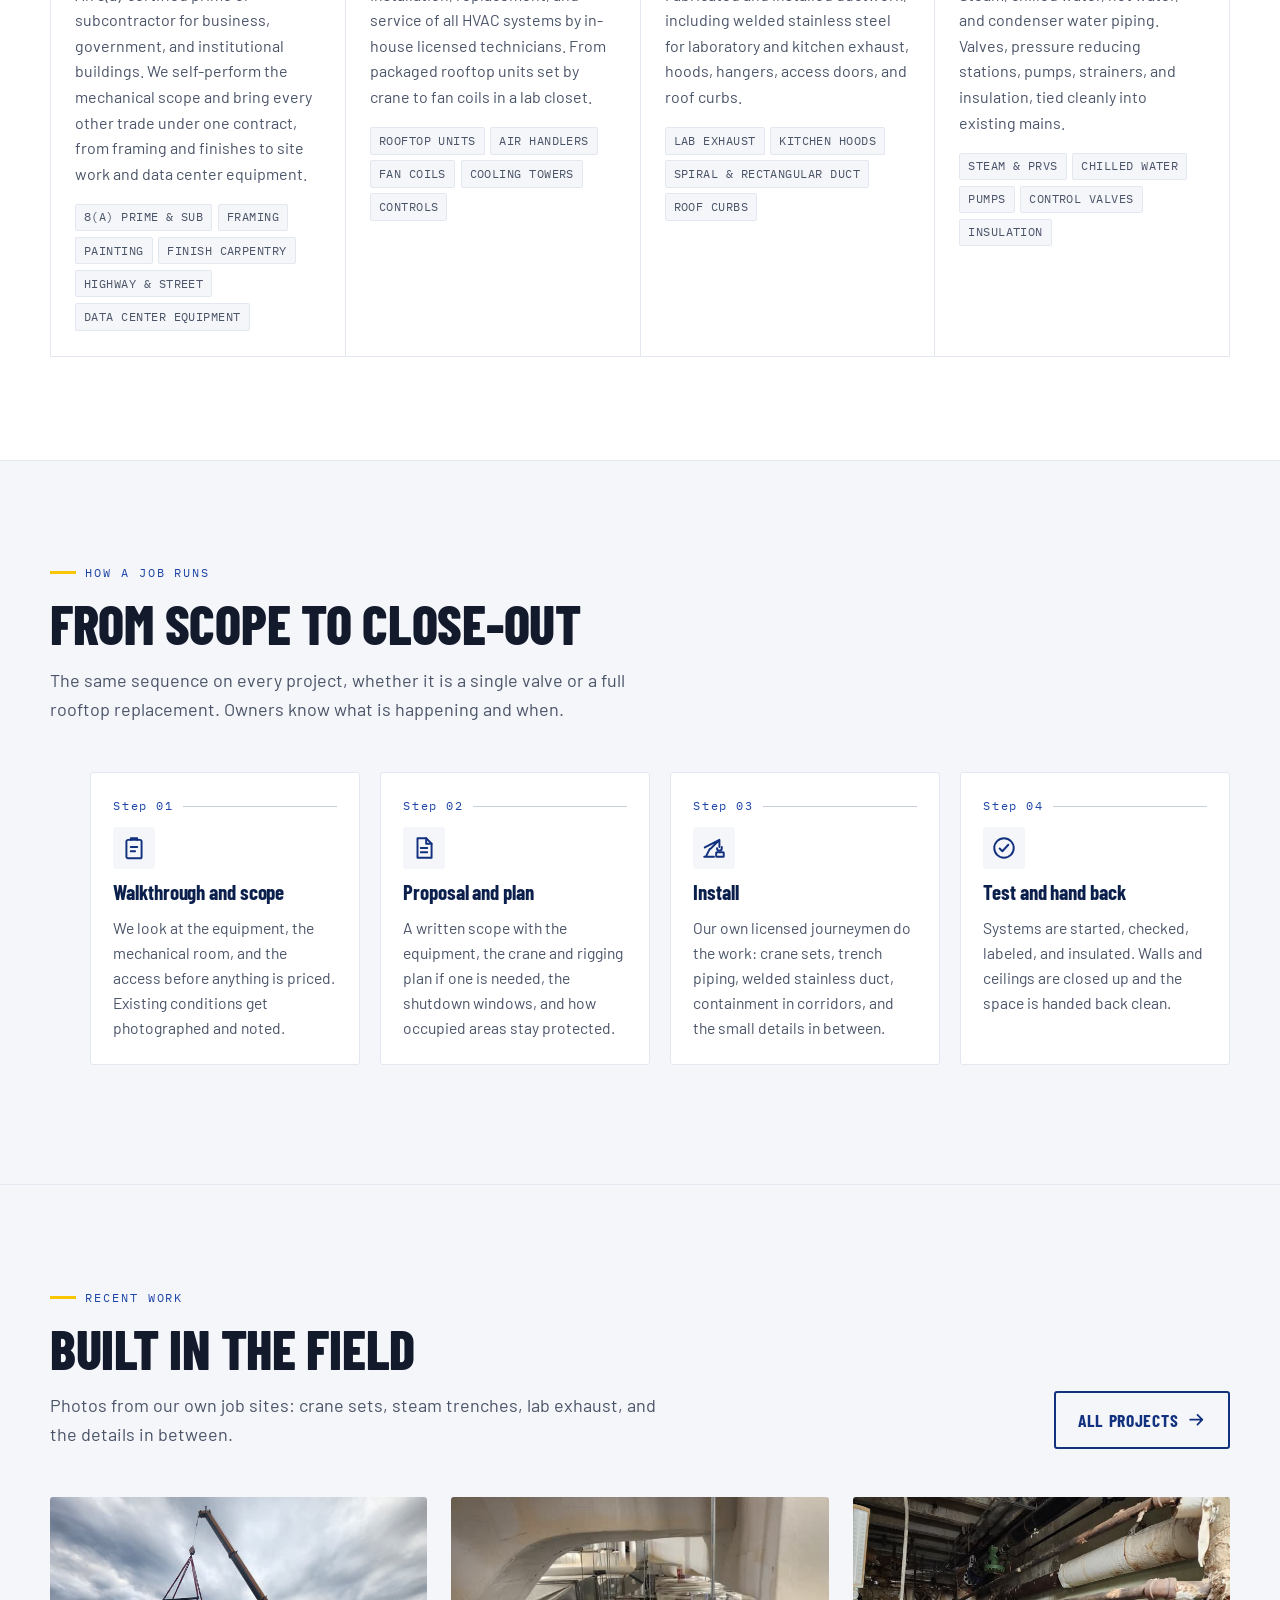
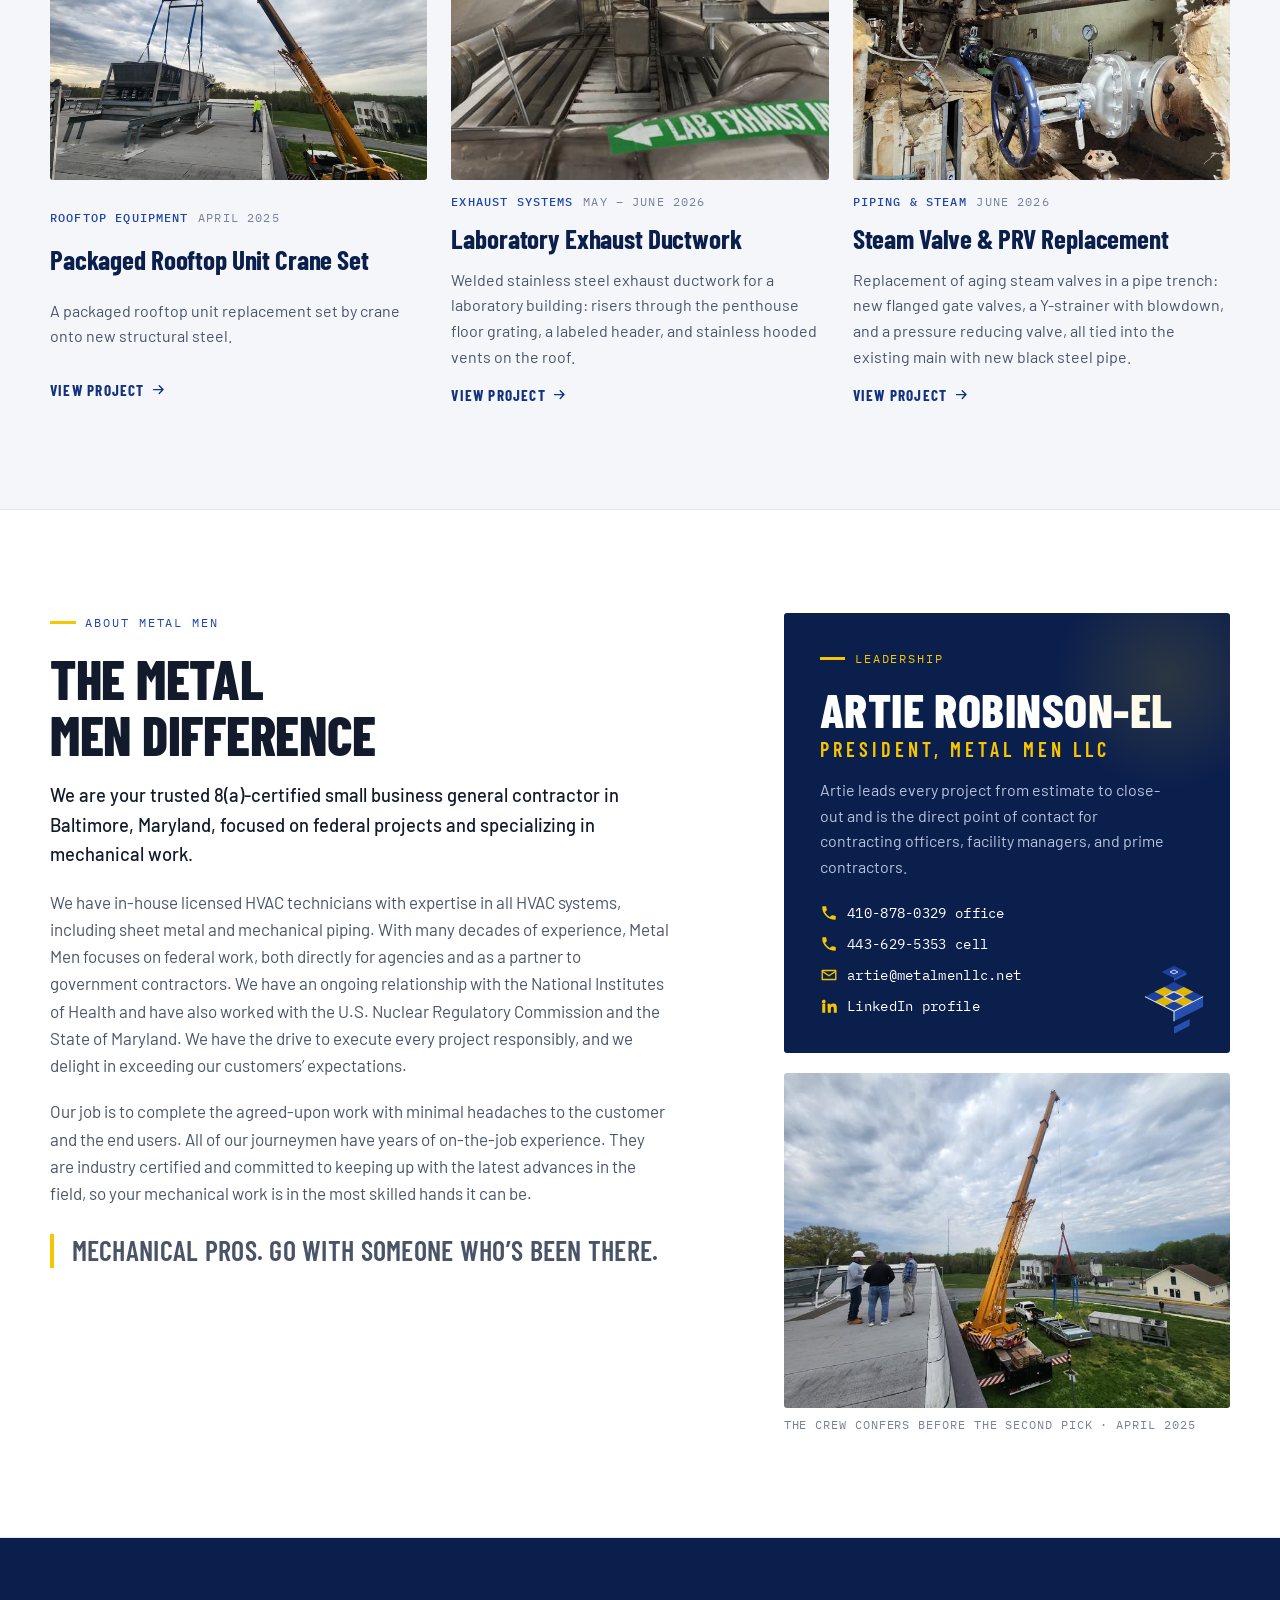
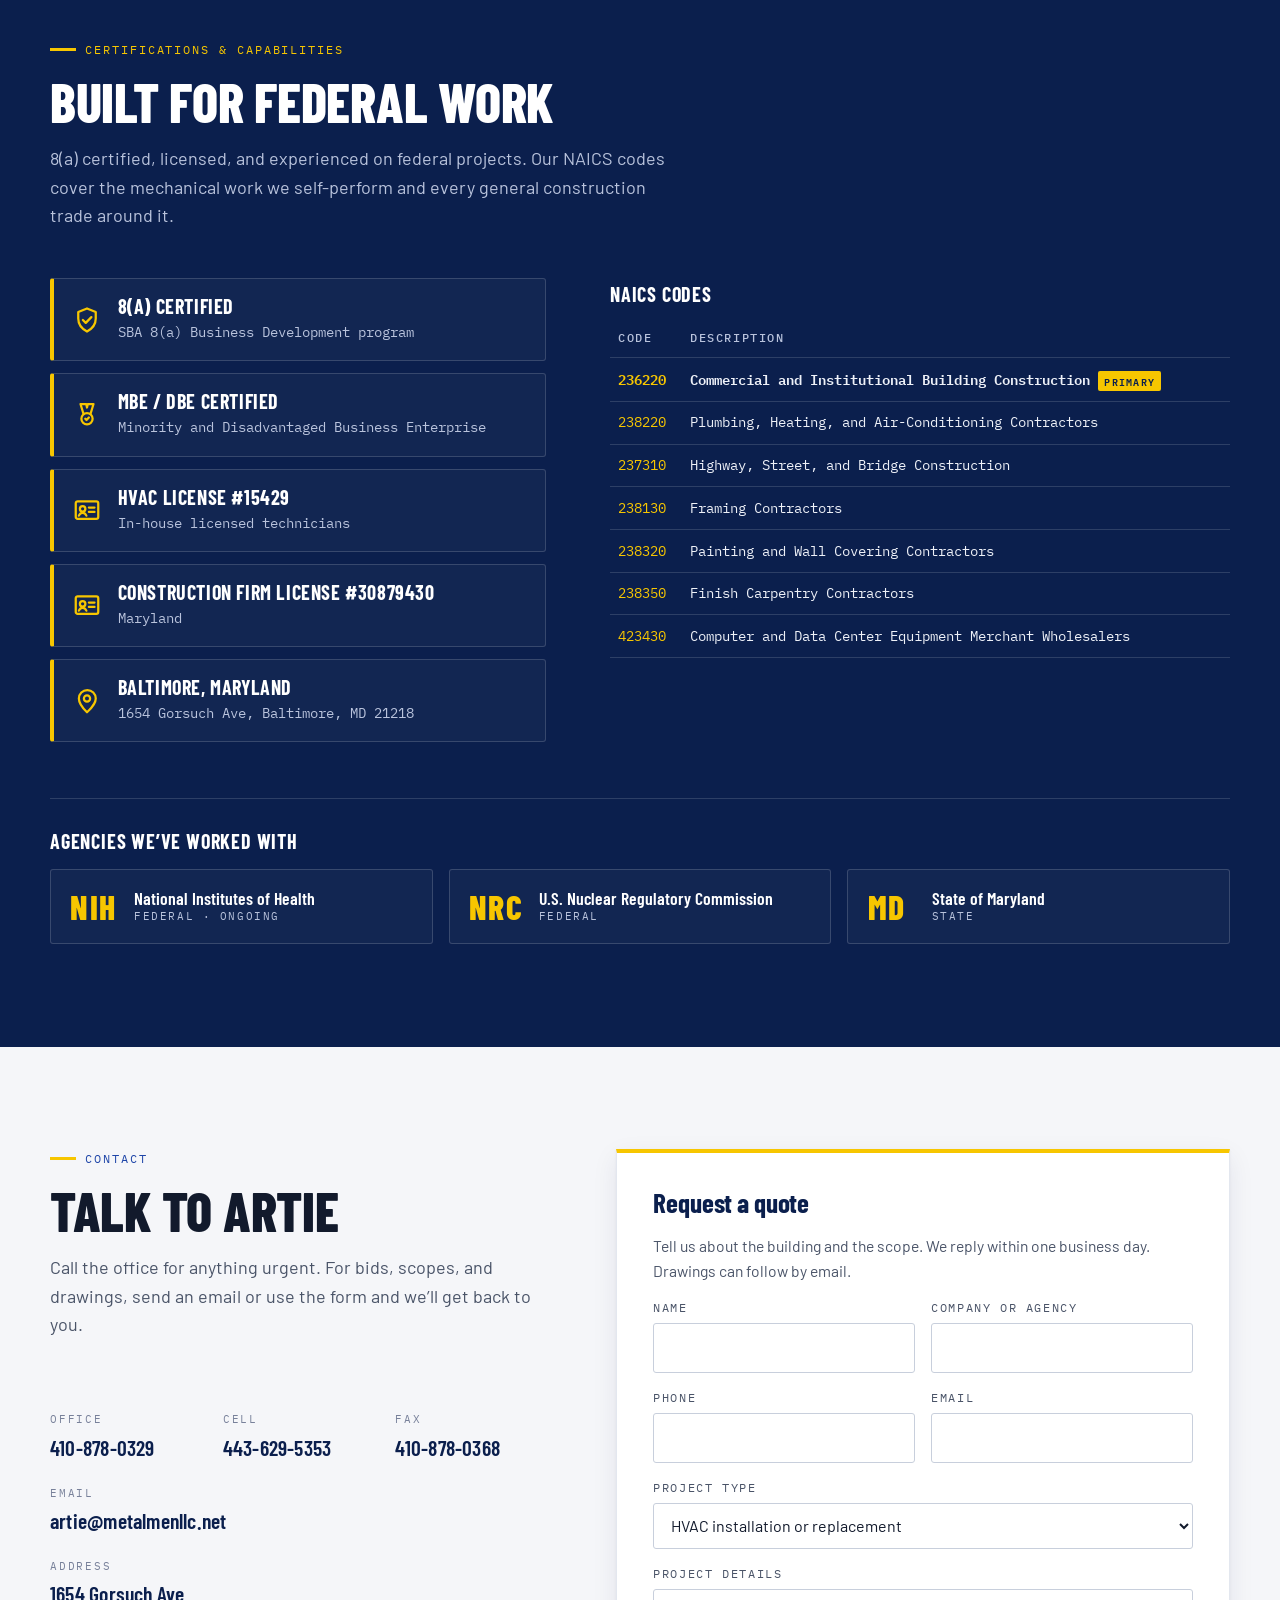
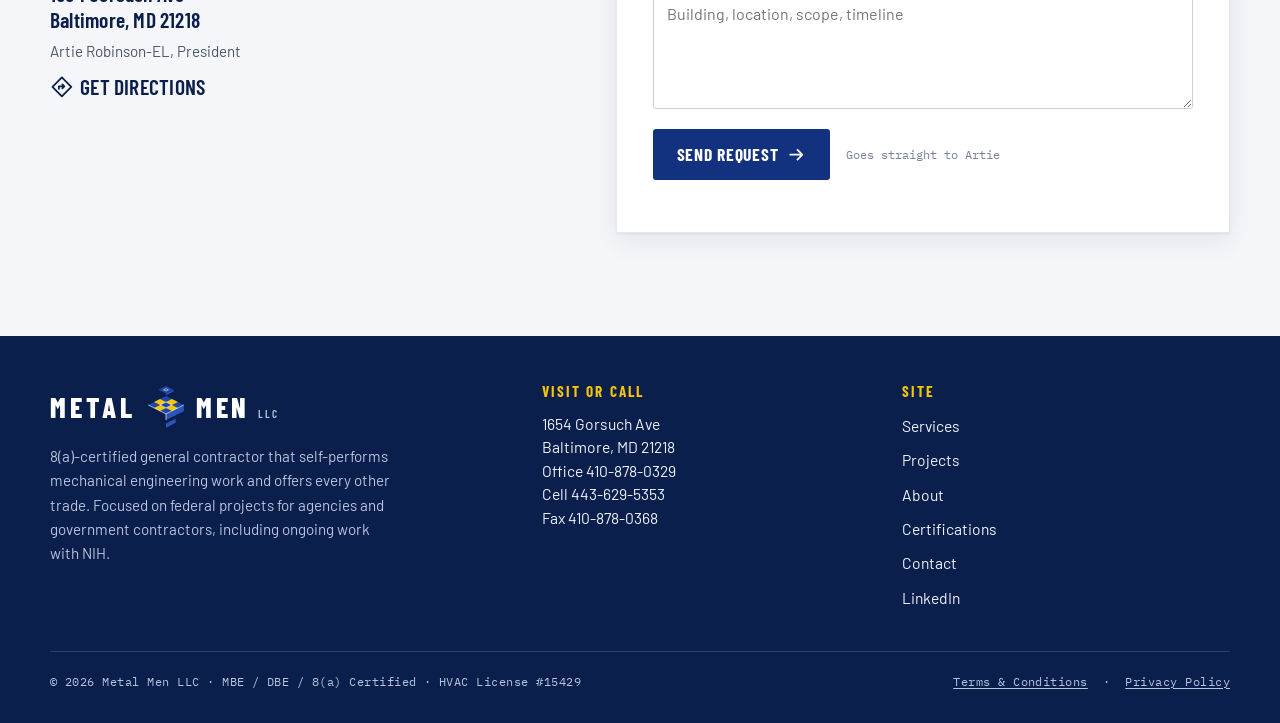
<file: about/index.html>
<!doctype html>
<html lang="en"><head><meta charset="utf-8">
<title>Metal Men LLC</title>
<link rel="canonical" href="https://metalmenllc.com/">
<meta http-equiv="refresh" content="0; url=/#about">
<script>location.replace("/#about");</script>
</head><body><p><a href="/#about">Continue to Metal Men LLC</a></p></body></html>
</file>
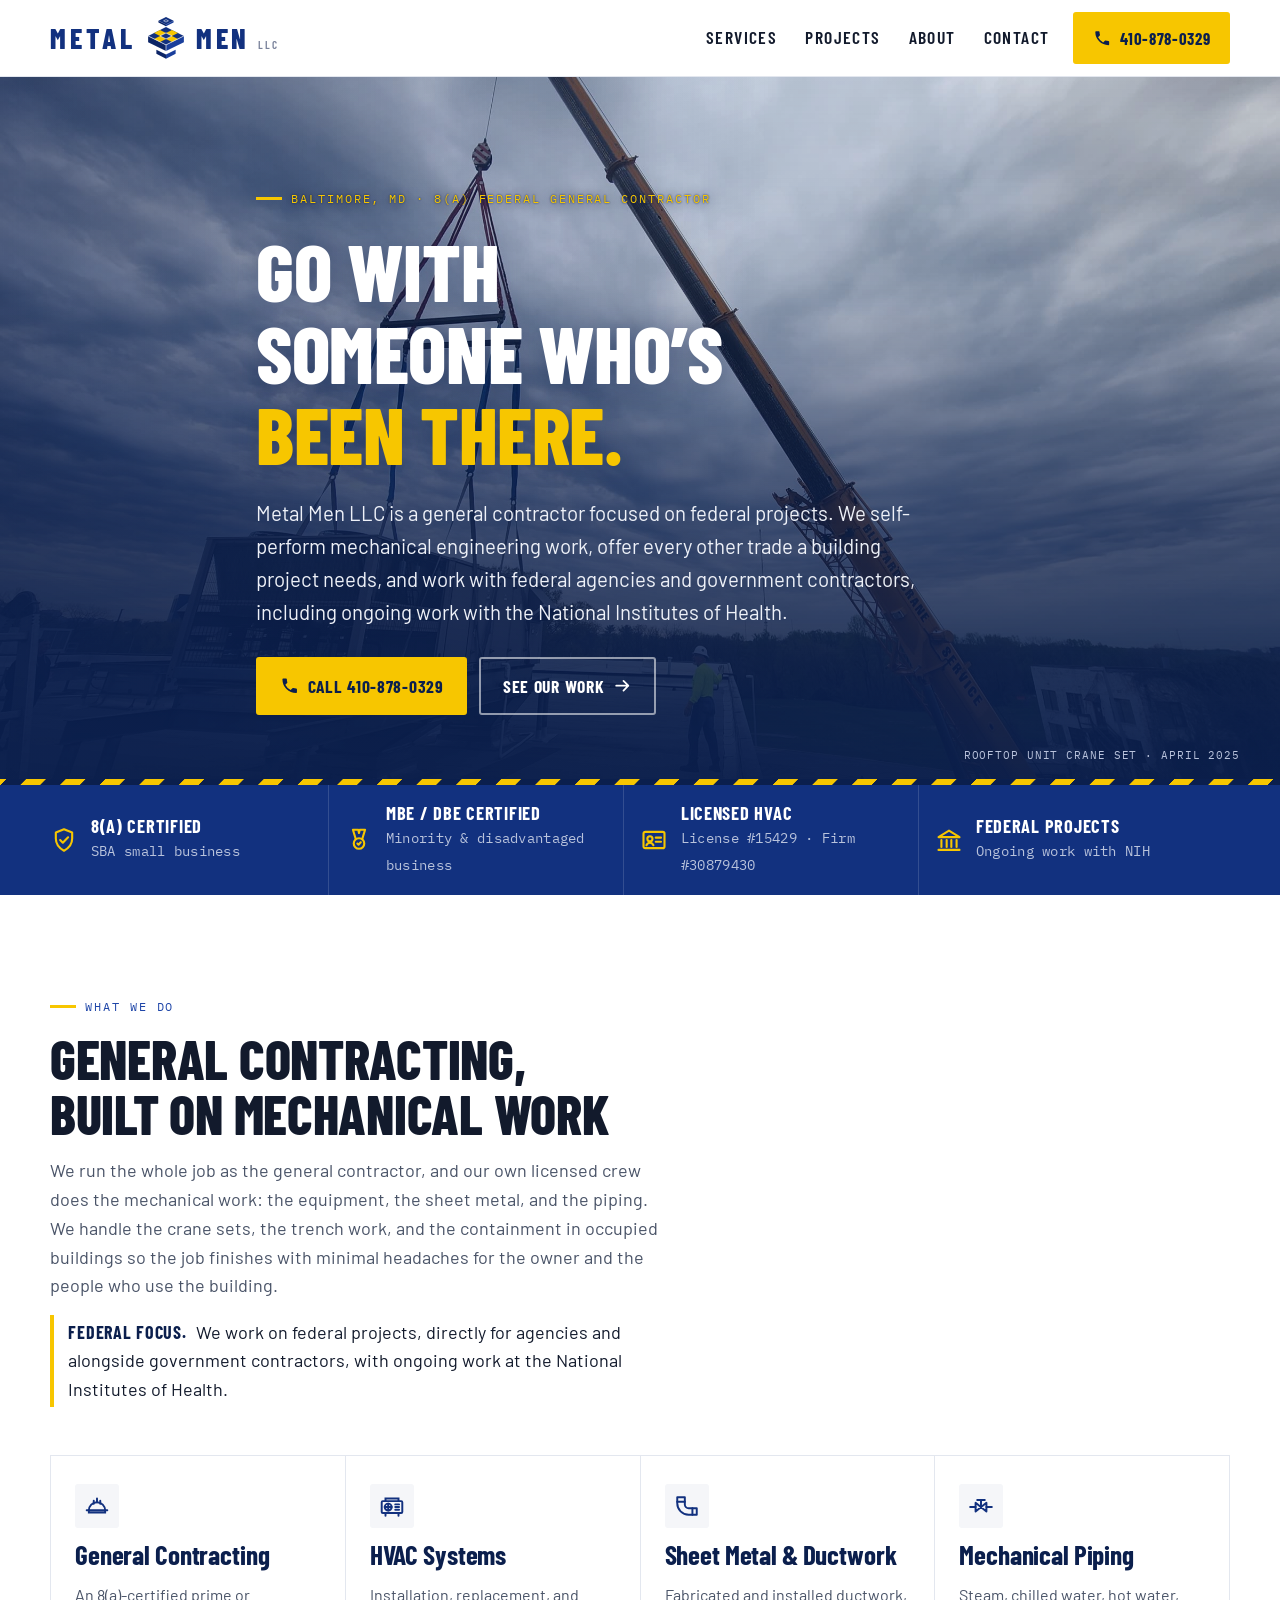
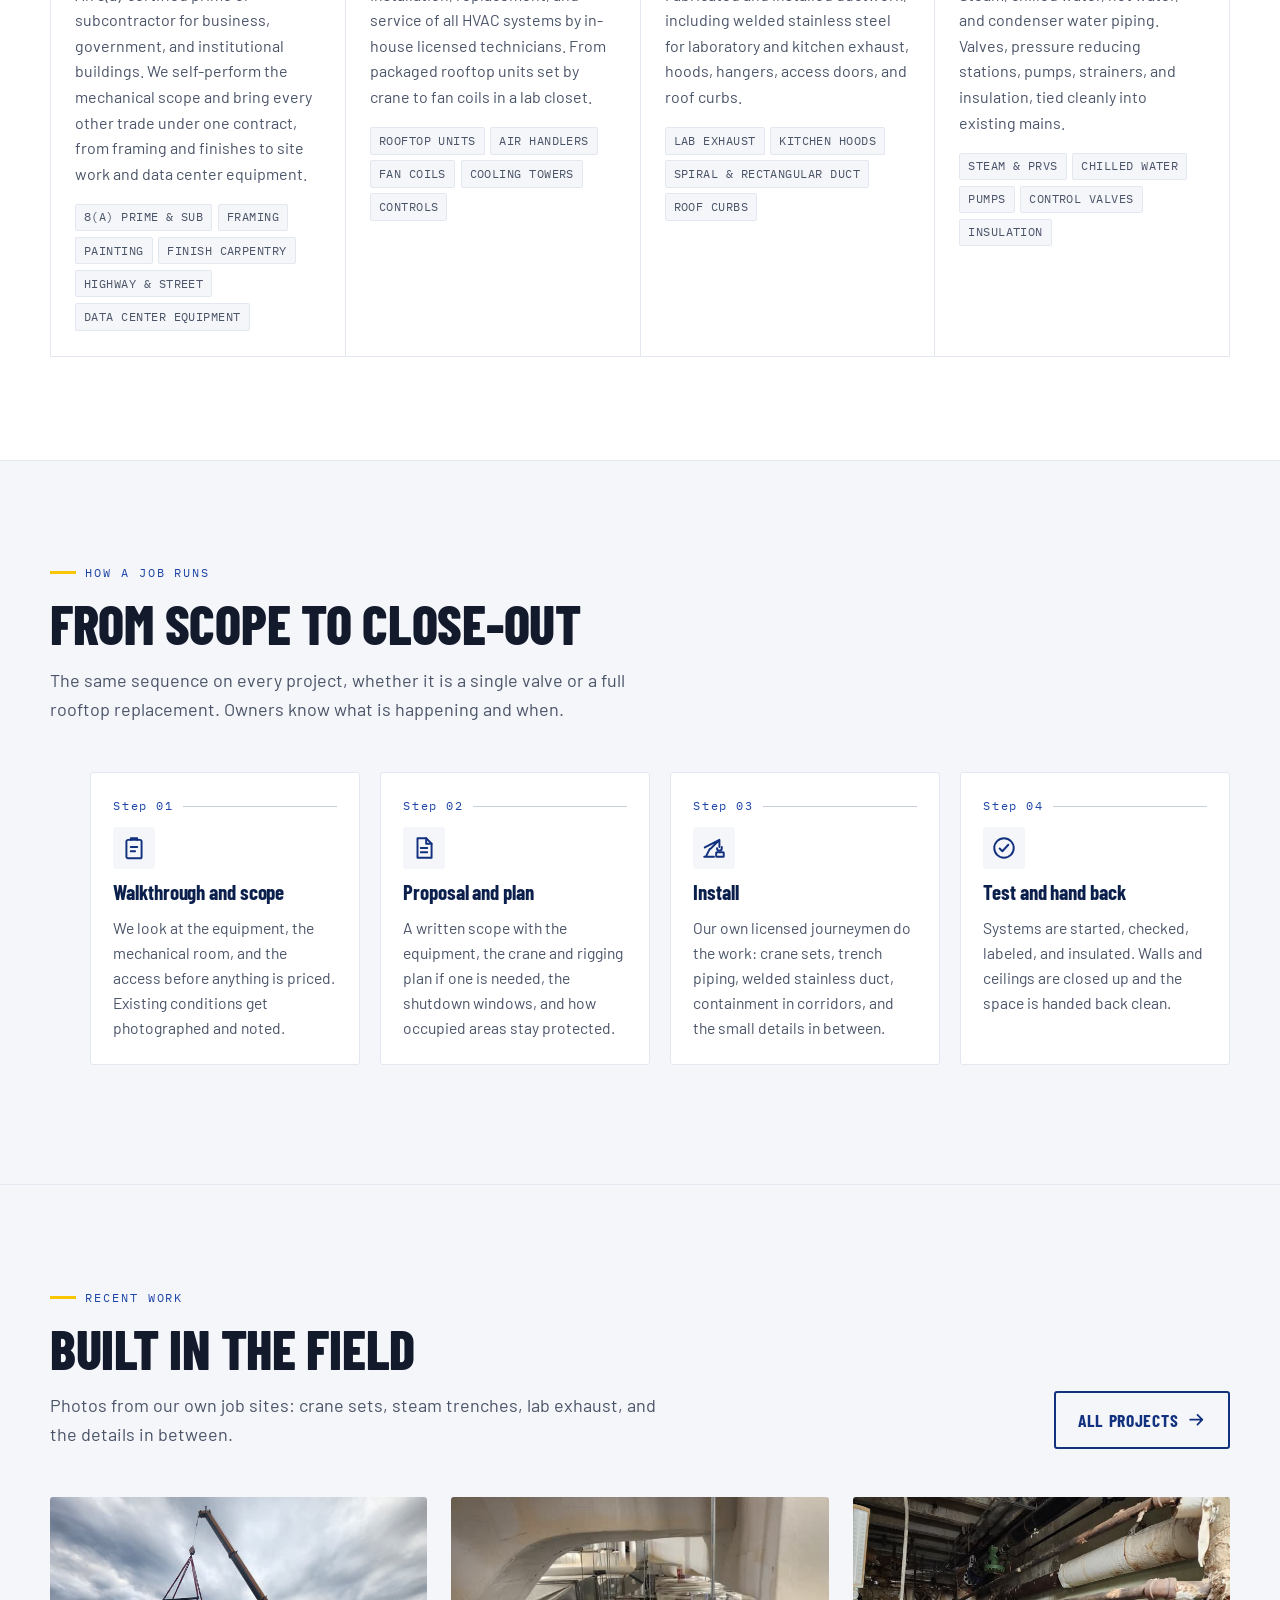
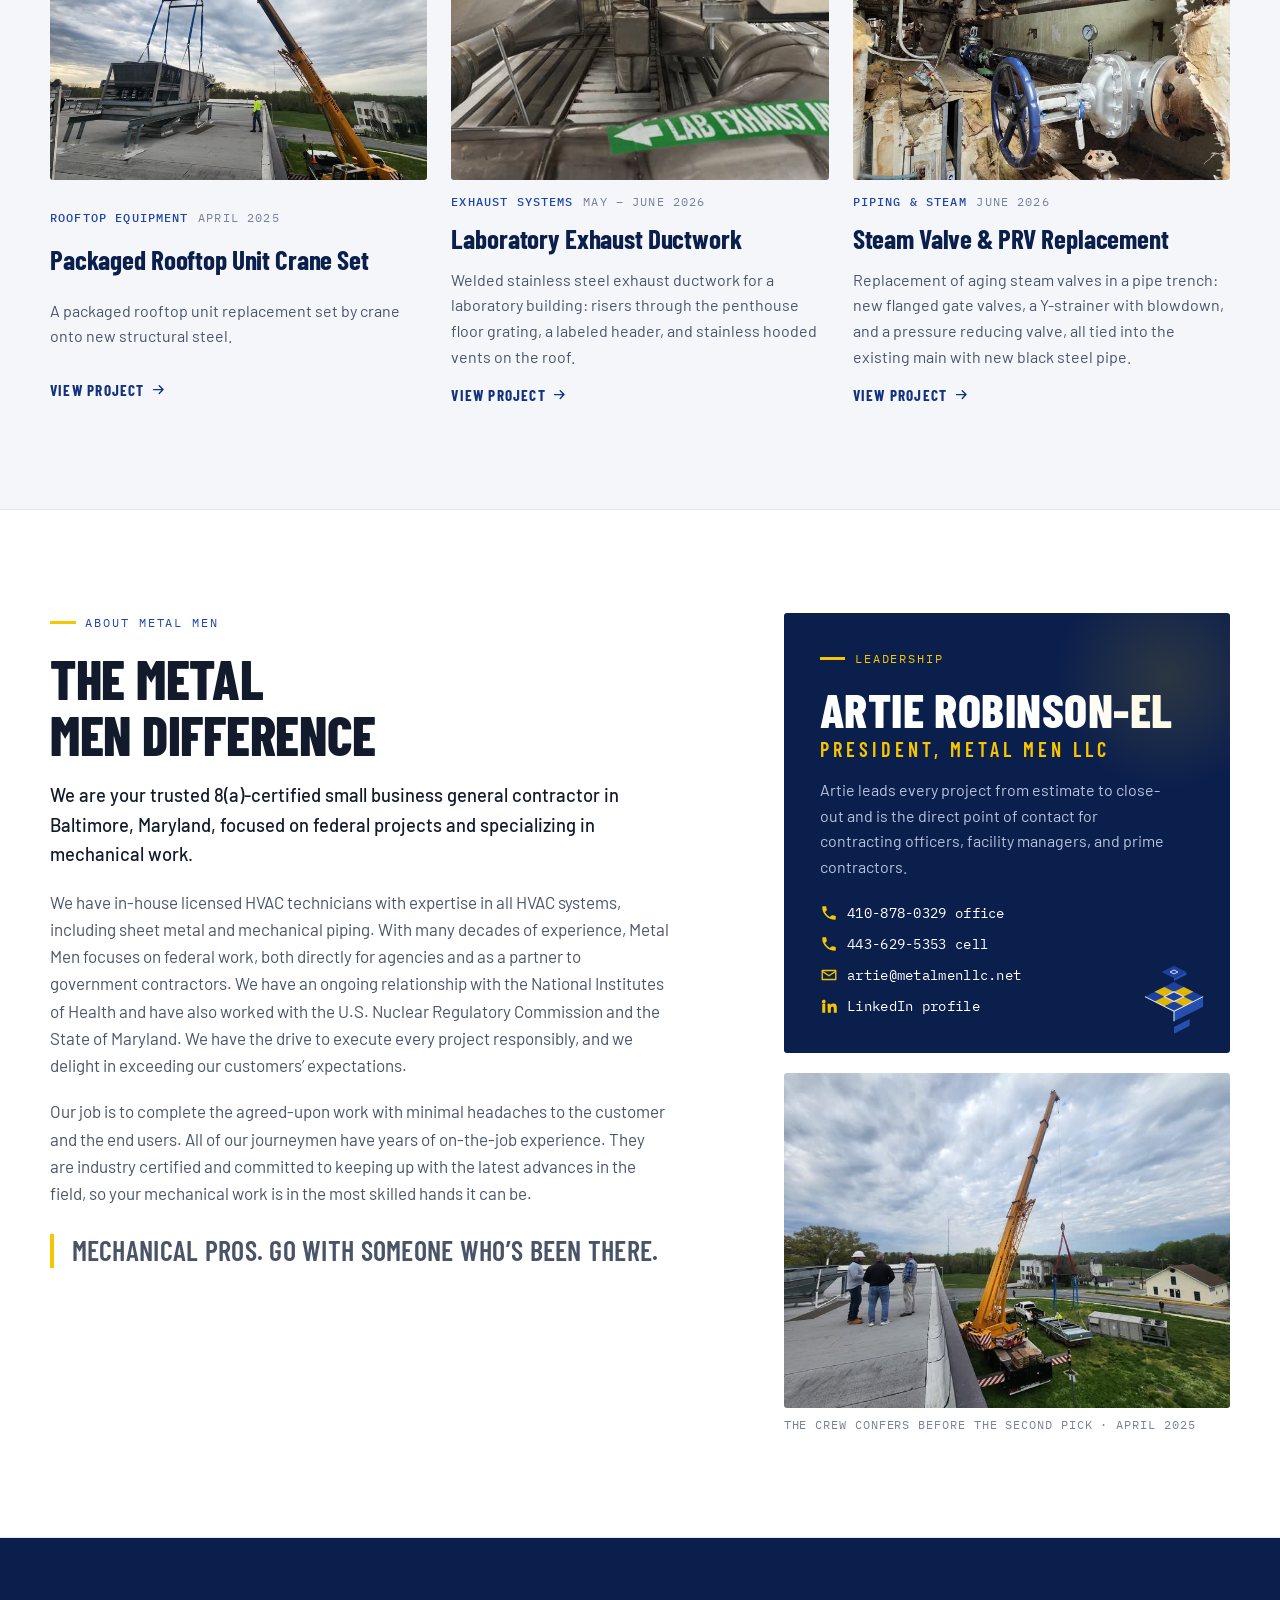
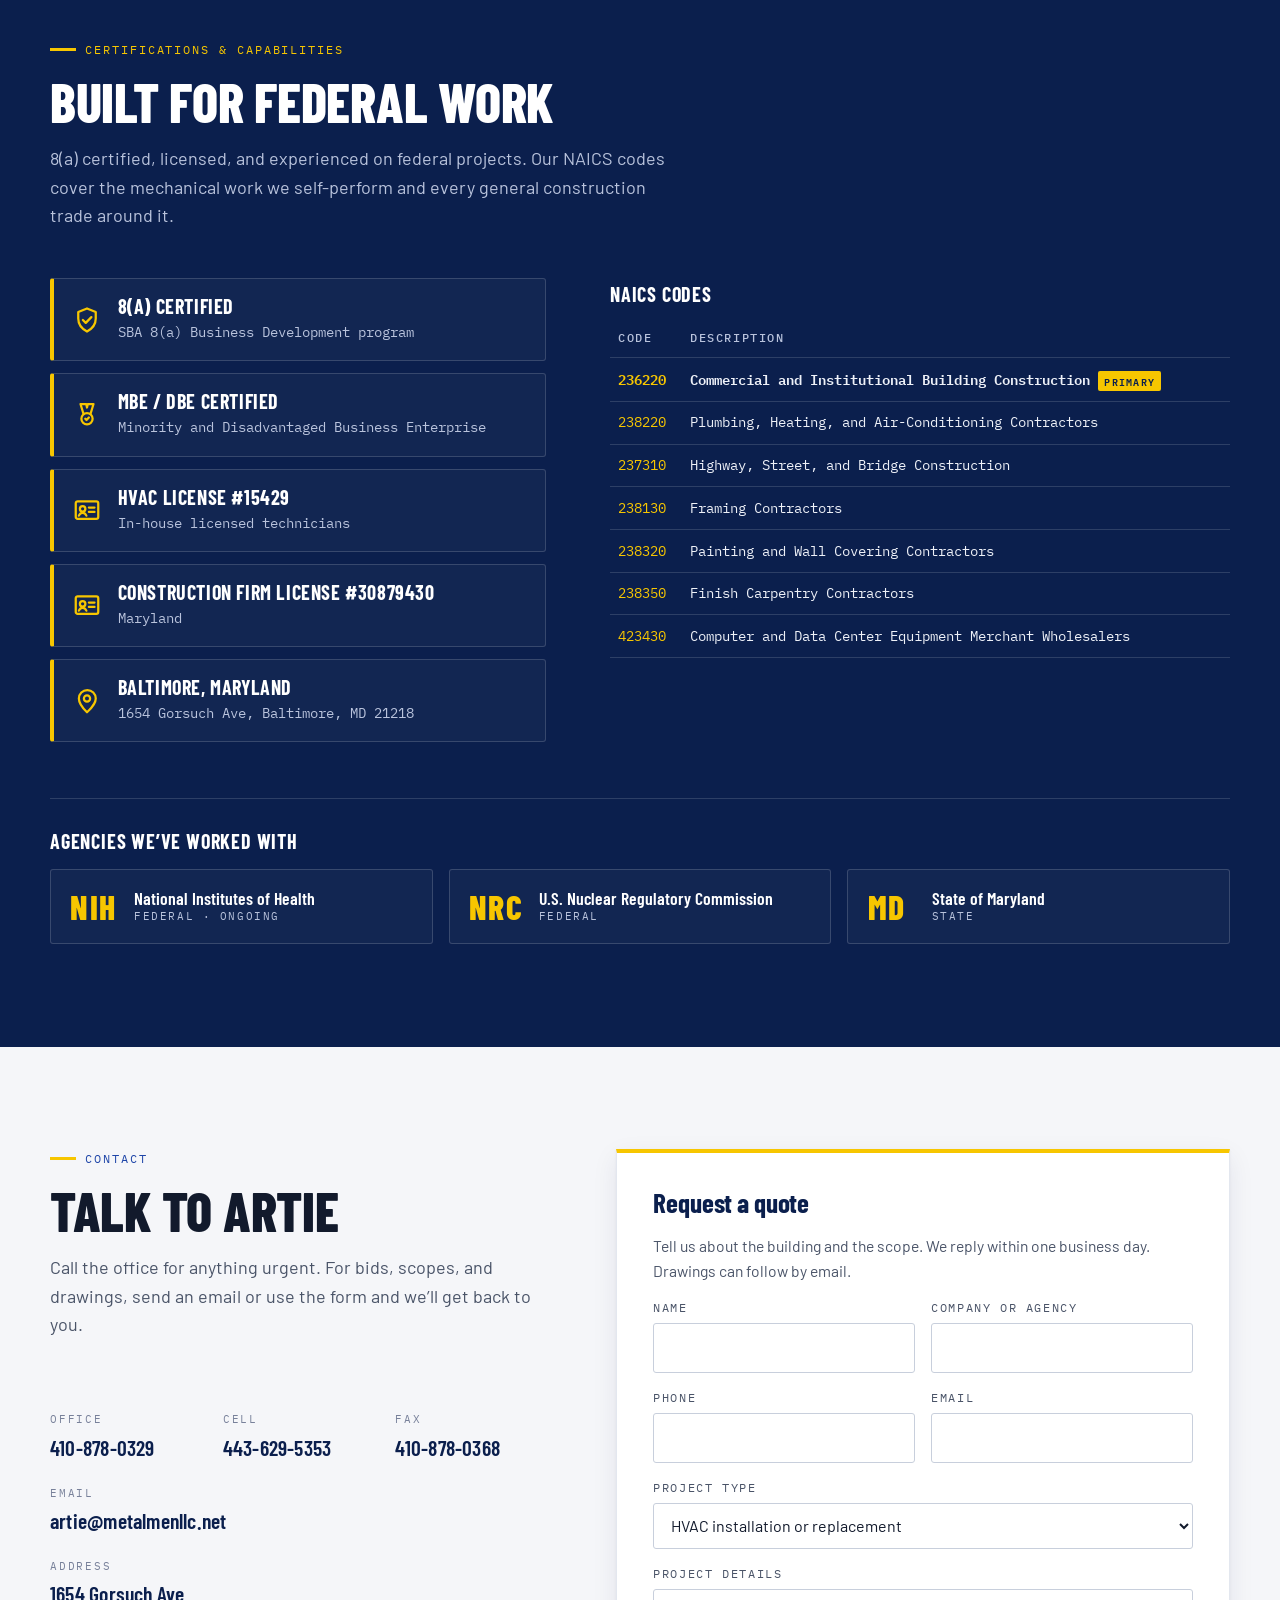
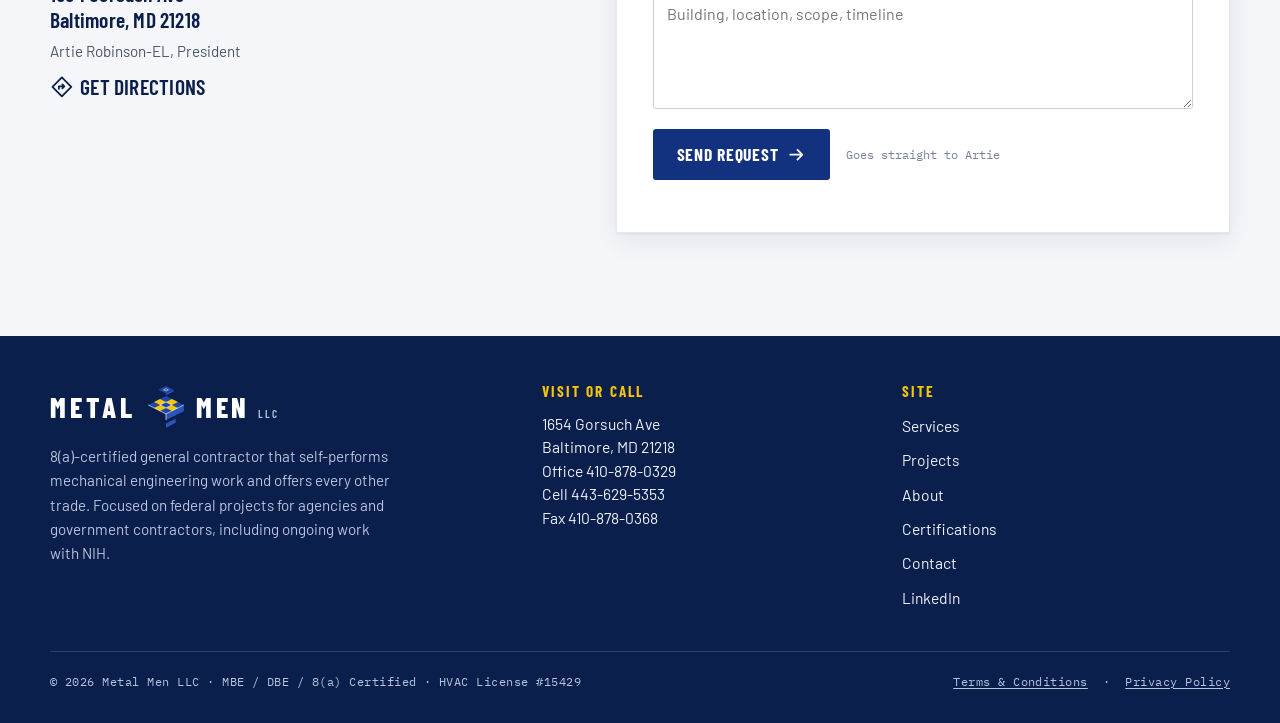
<file: contact/index.html>
<!doctype html>
<html lang="en"><head><meta charset="utf-8">
<title>Metal Men LLC</title>
<link rel="canonical" href="https://metalmenllc.com/">
<meta http-equiv="refresh" content="0; url=/#contact">
<script>location.replace("/#contact");</script>
</head><body><p><a href="/#contact">Continue to Metal Men LLC</a></p></body></html>
</file>
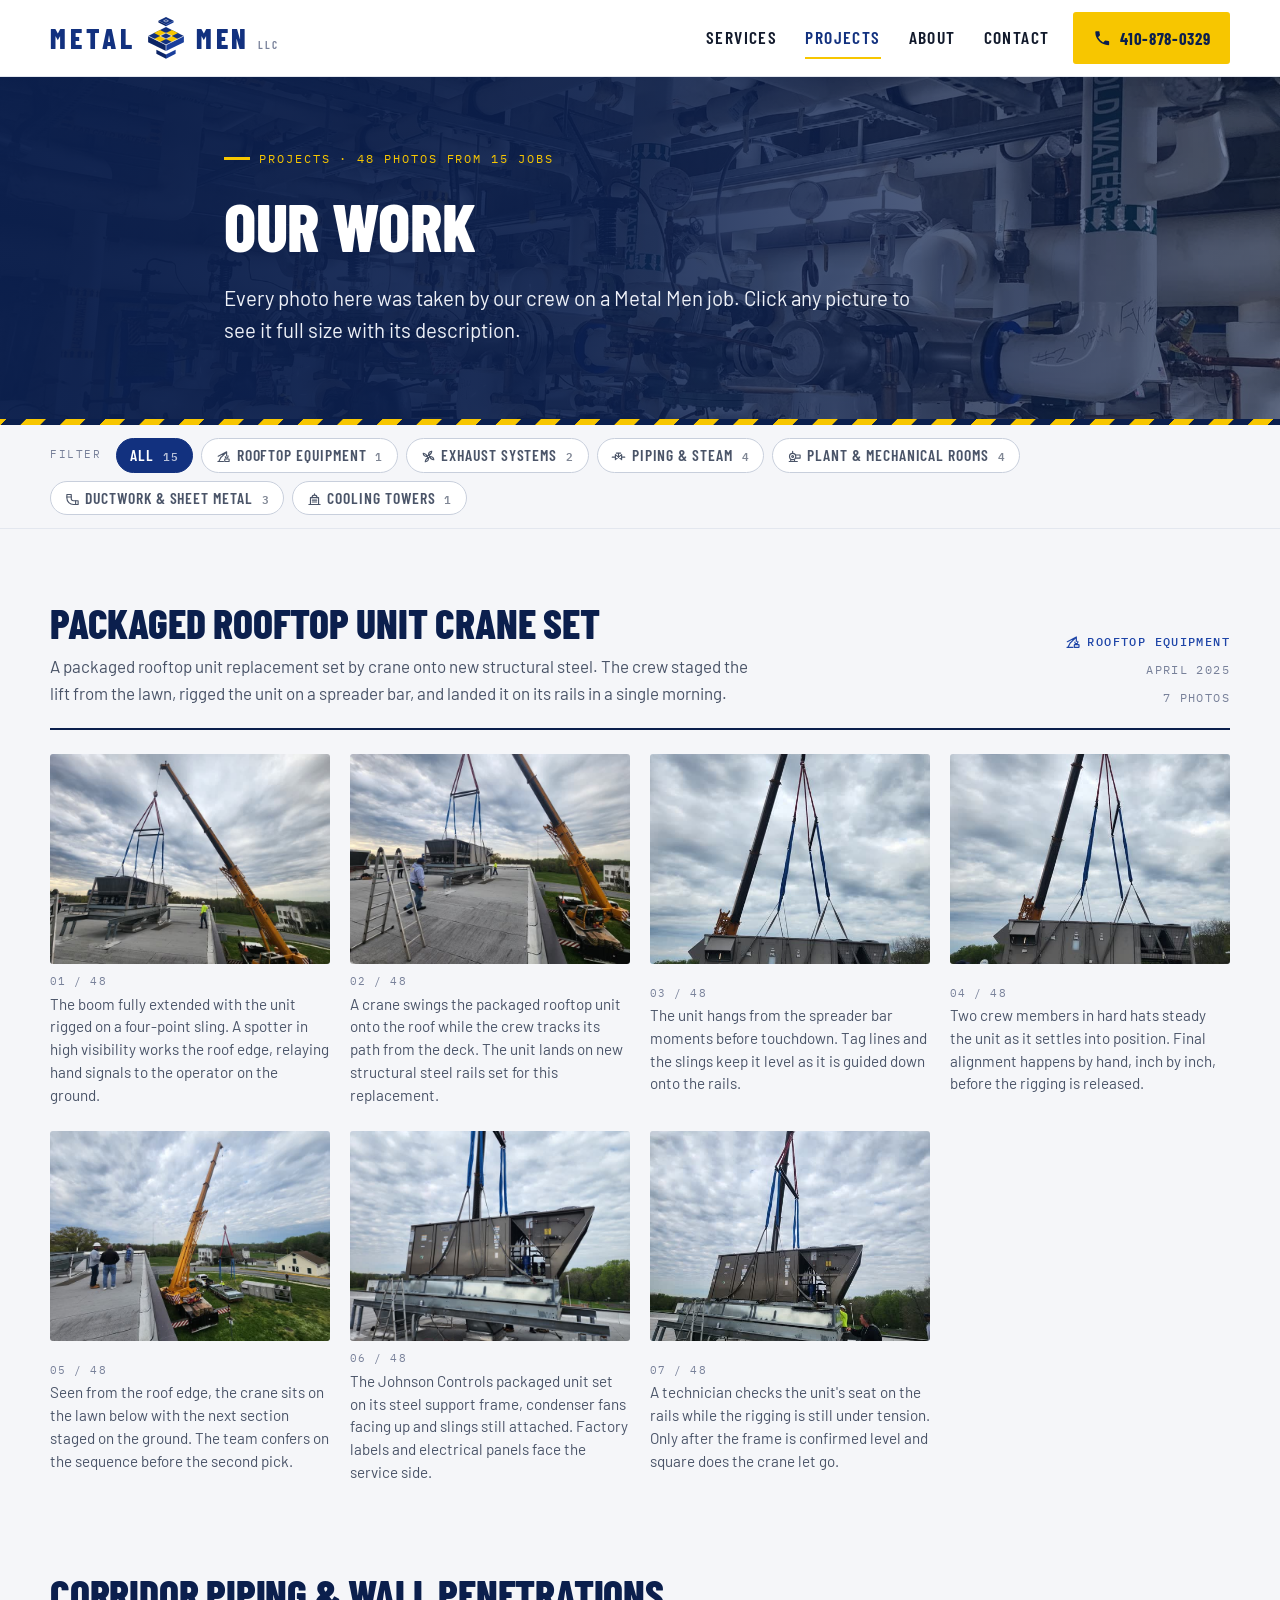
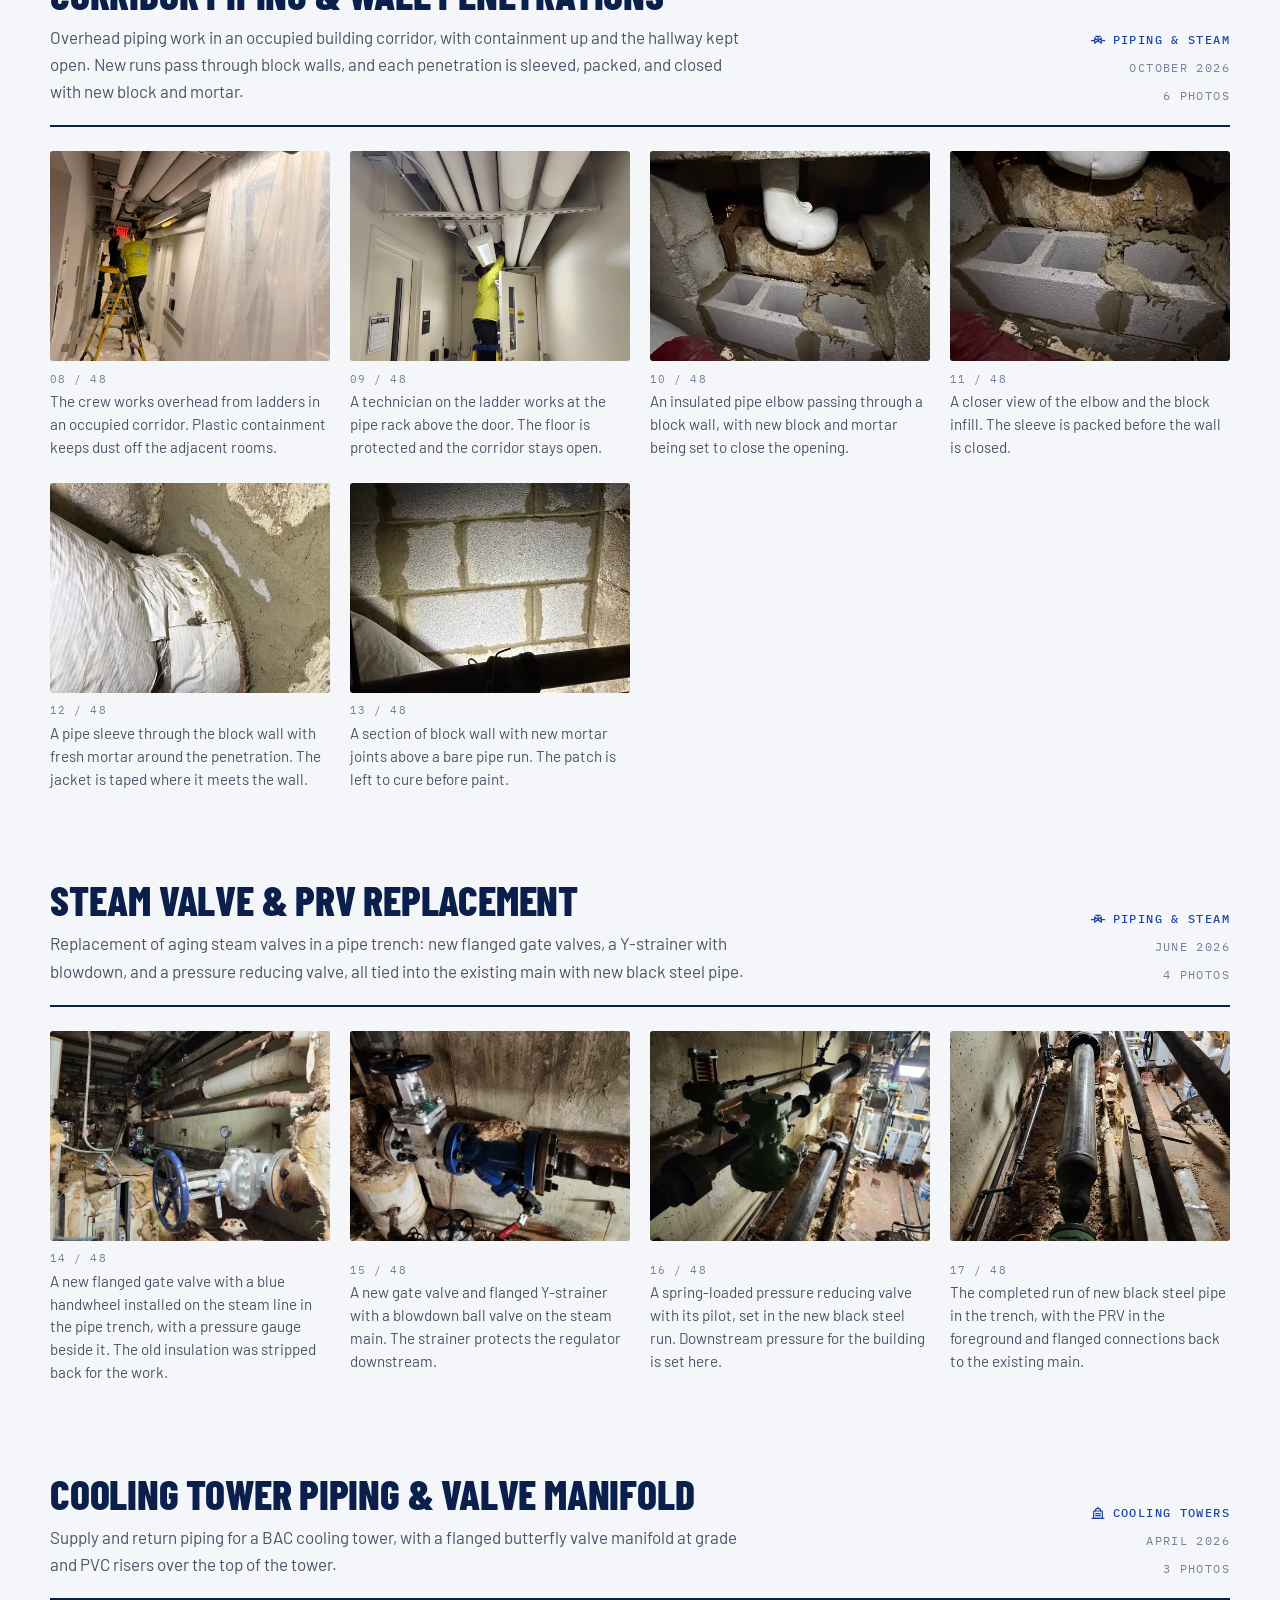
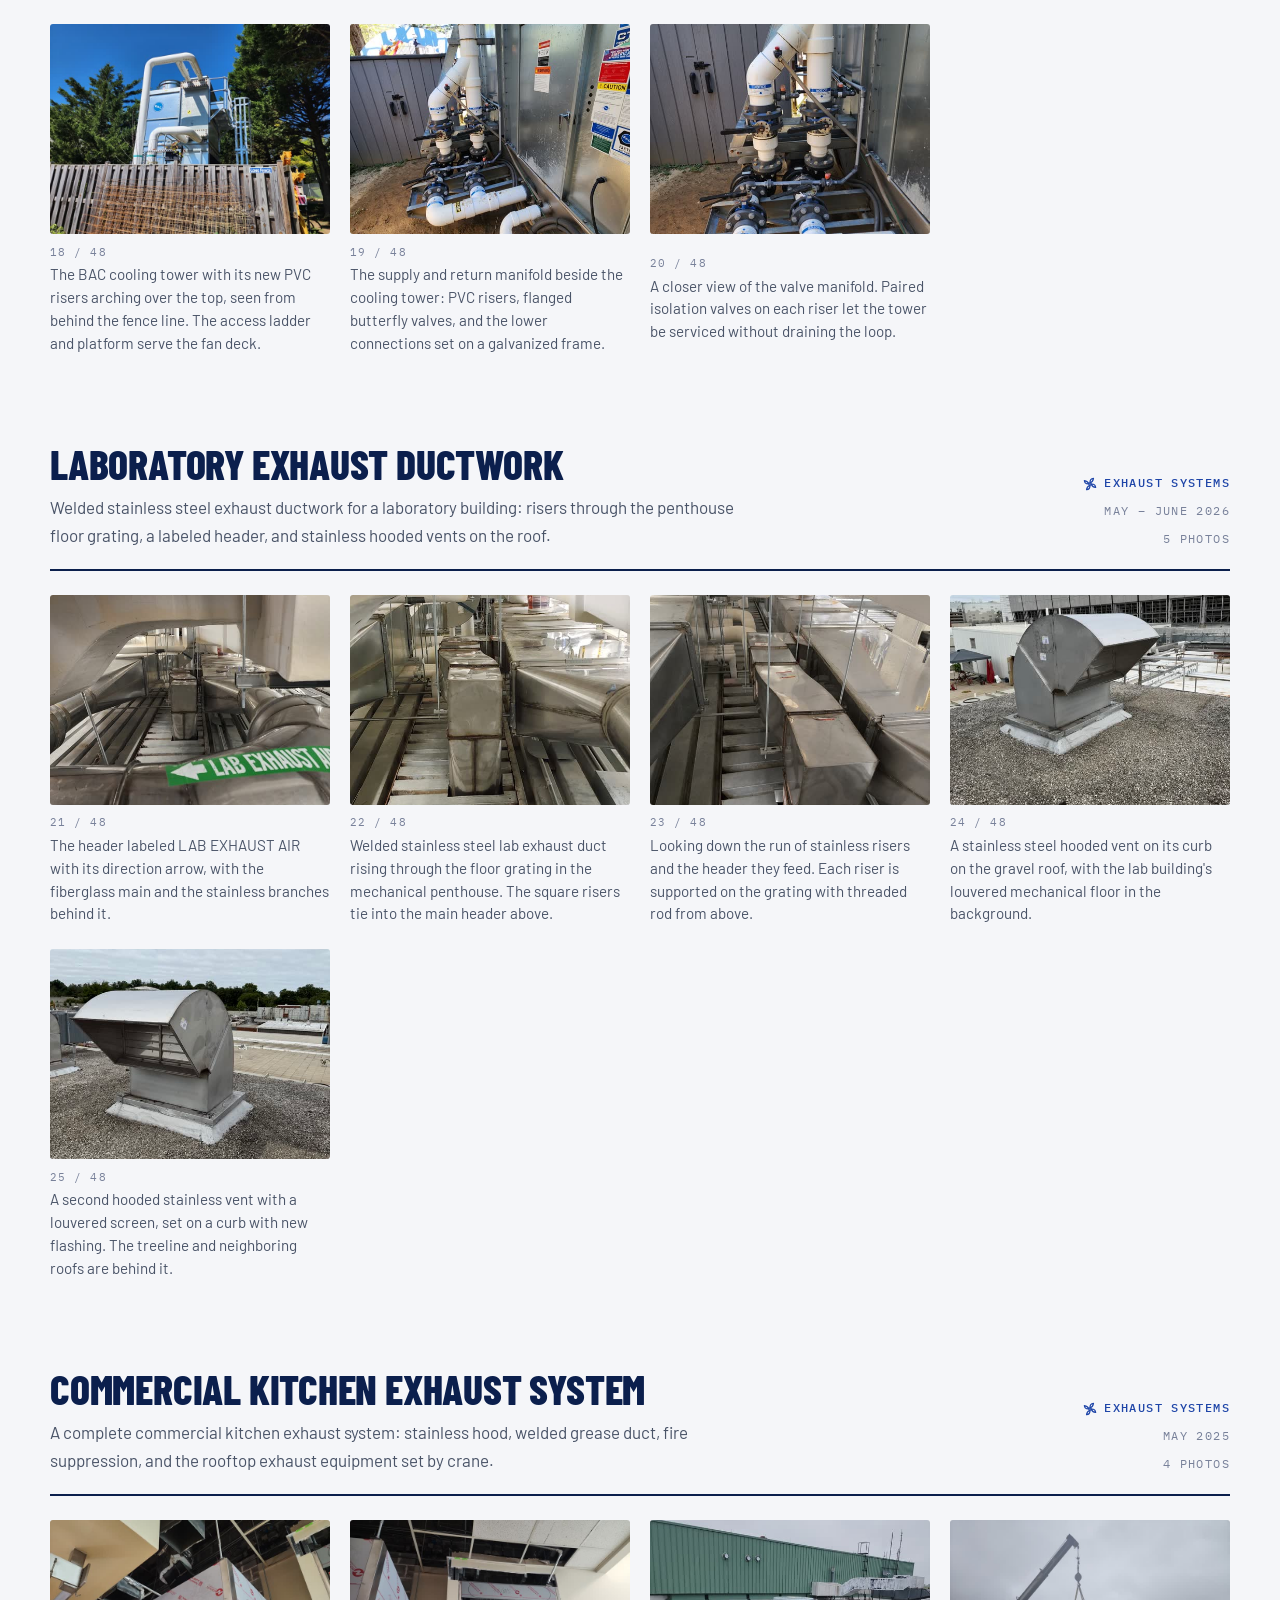
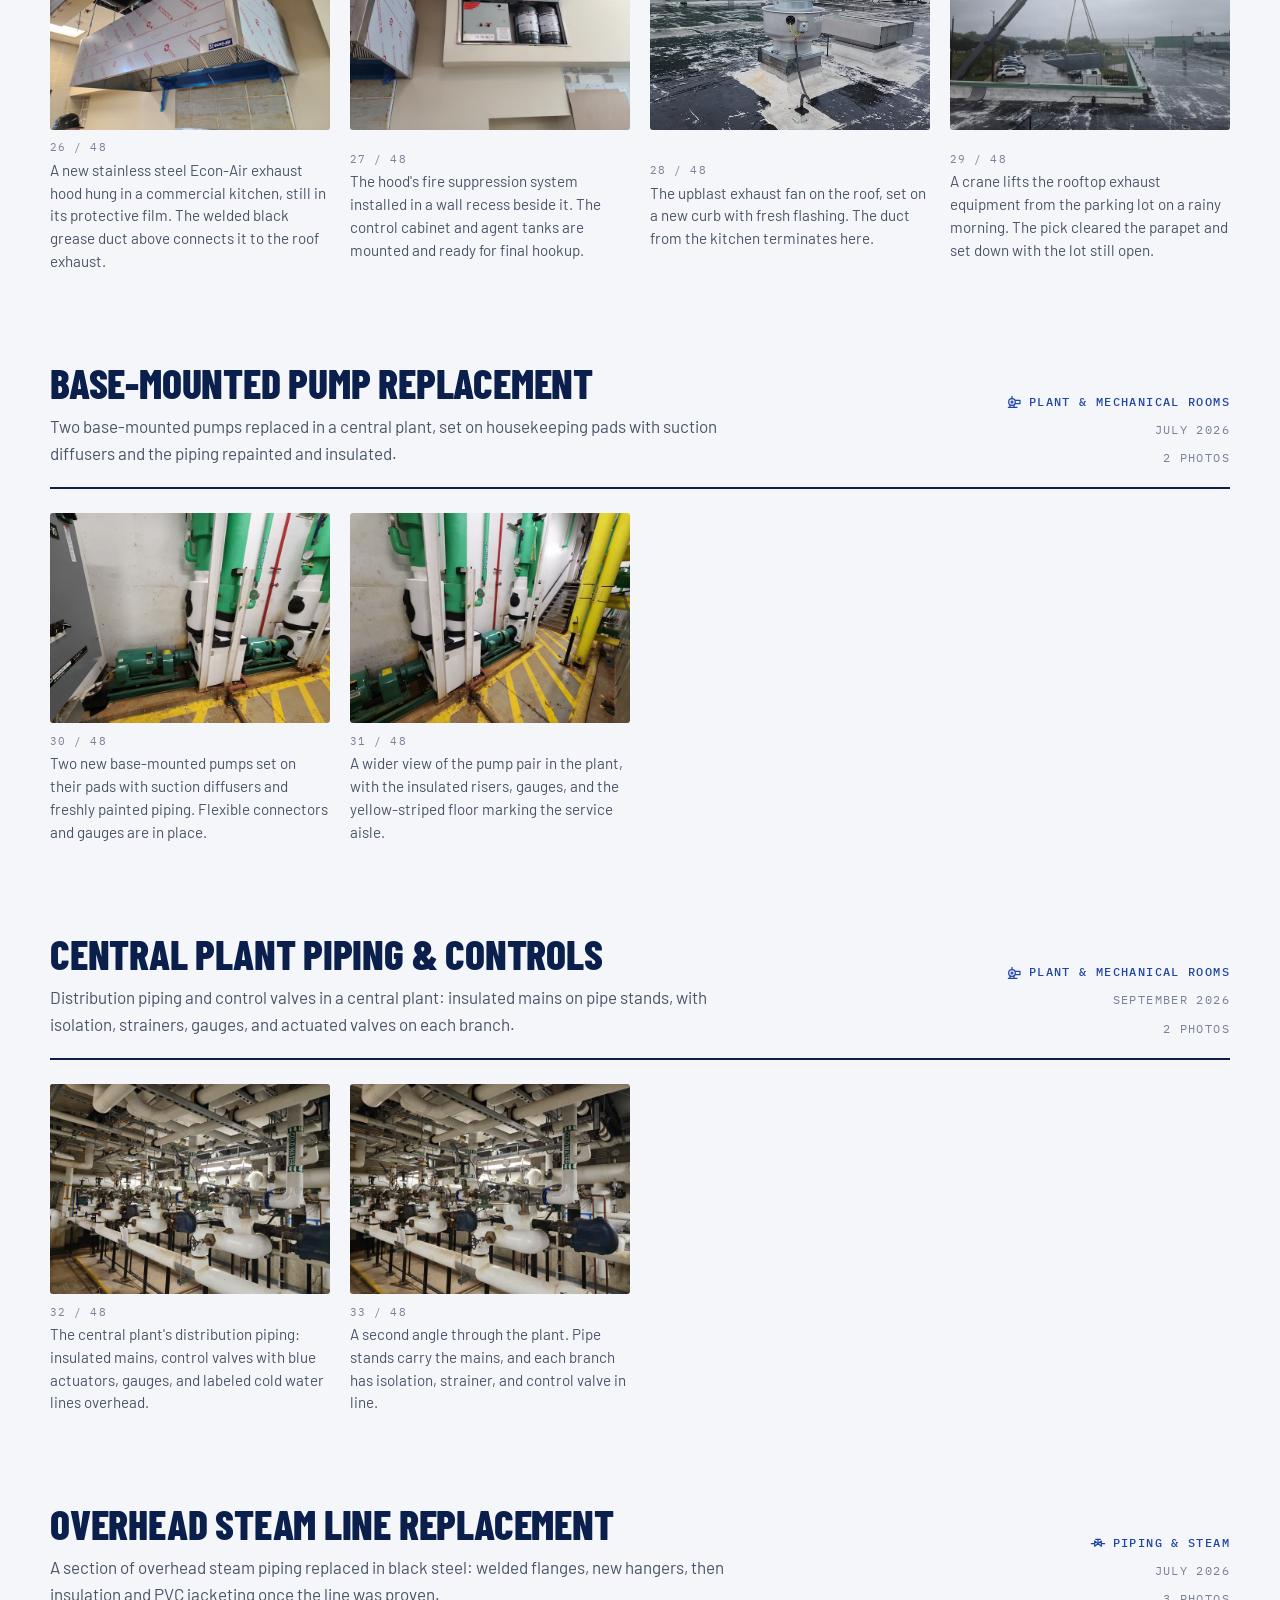
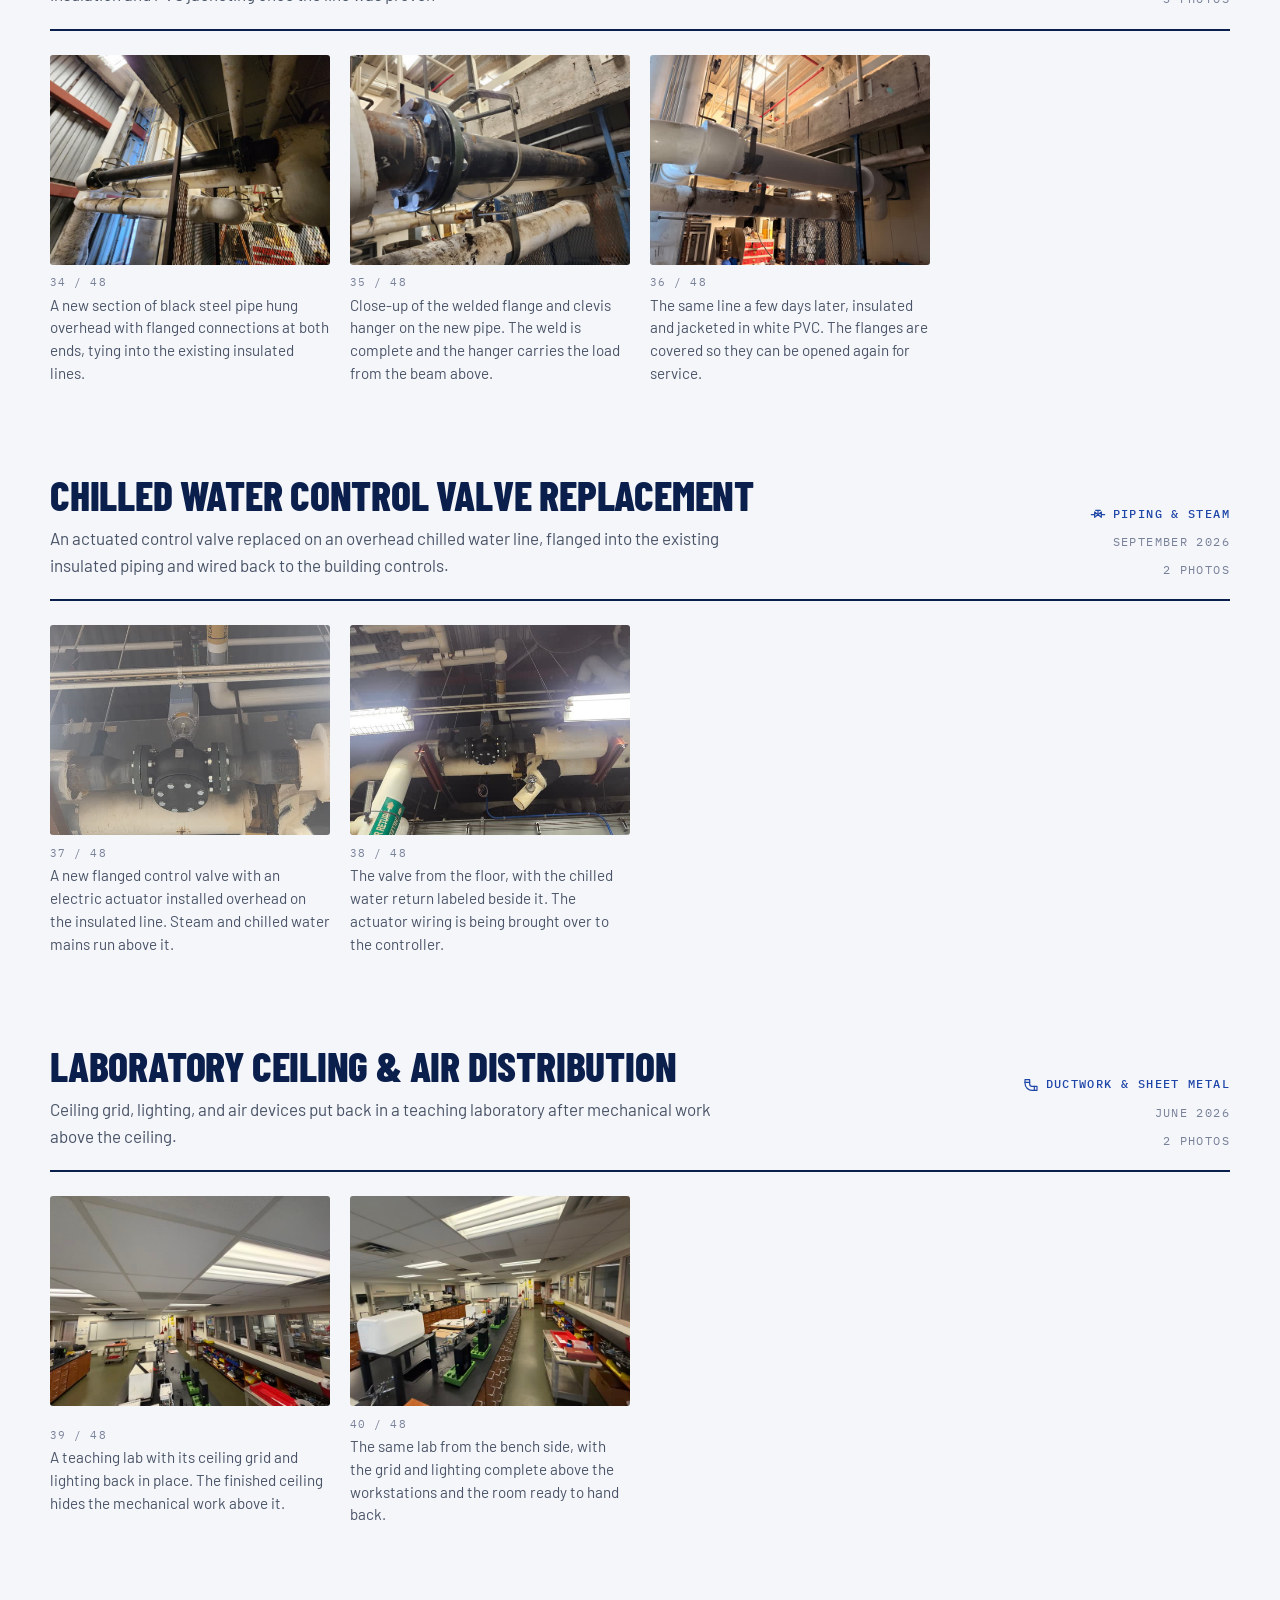
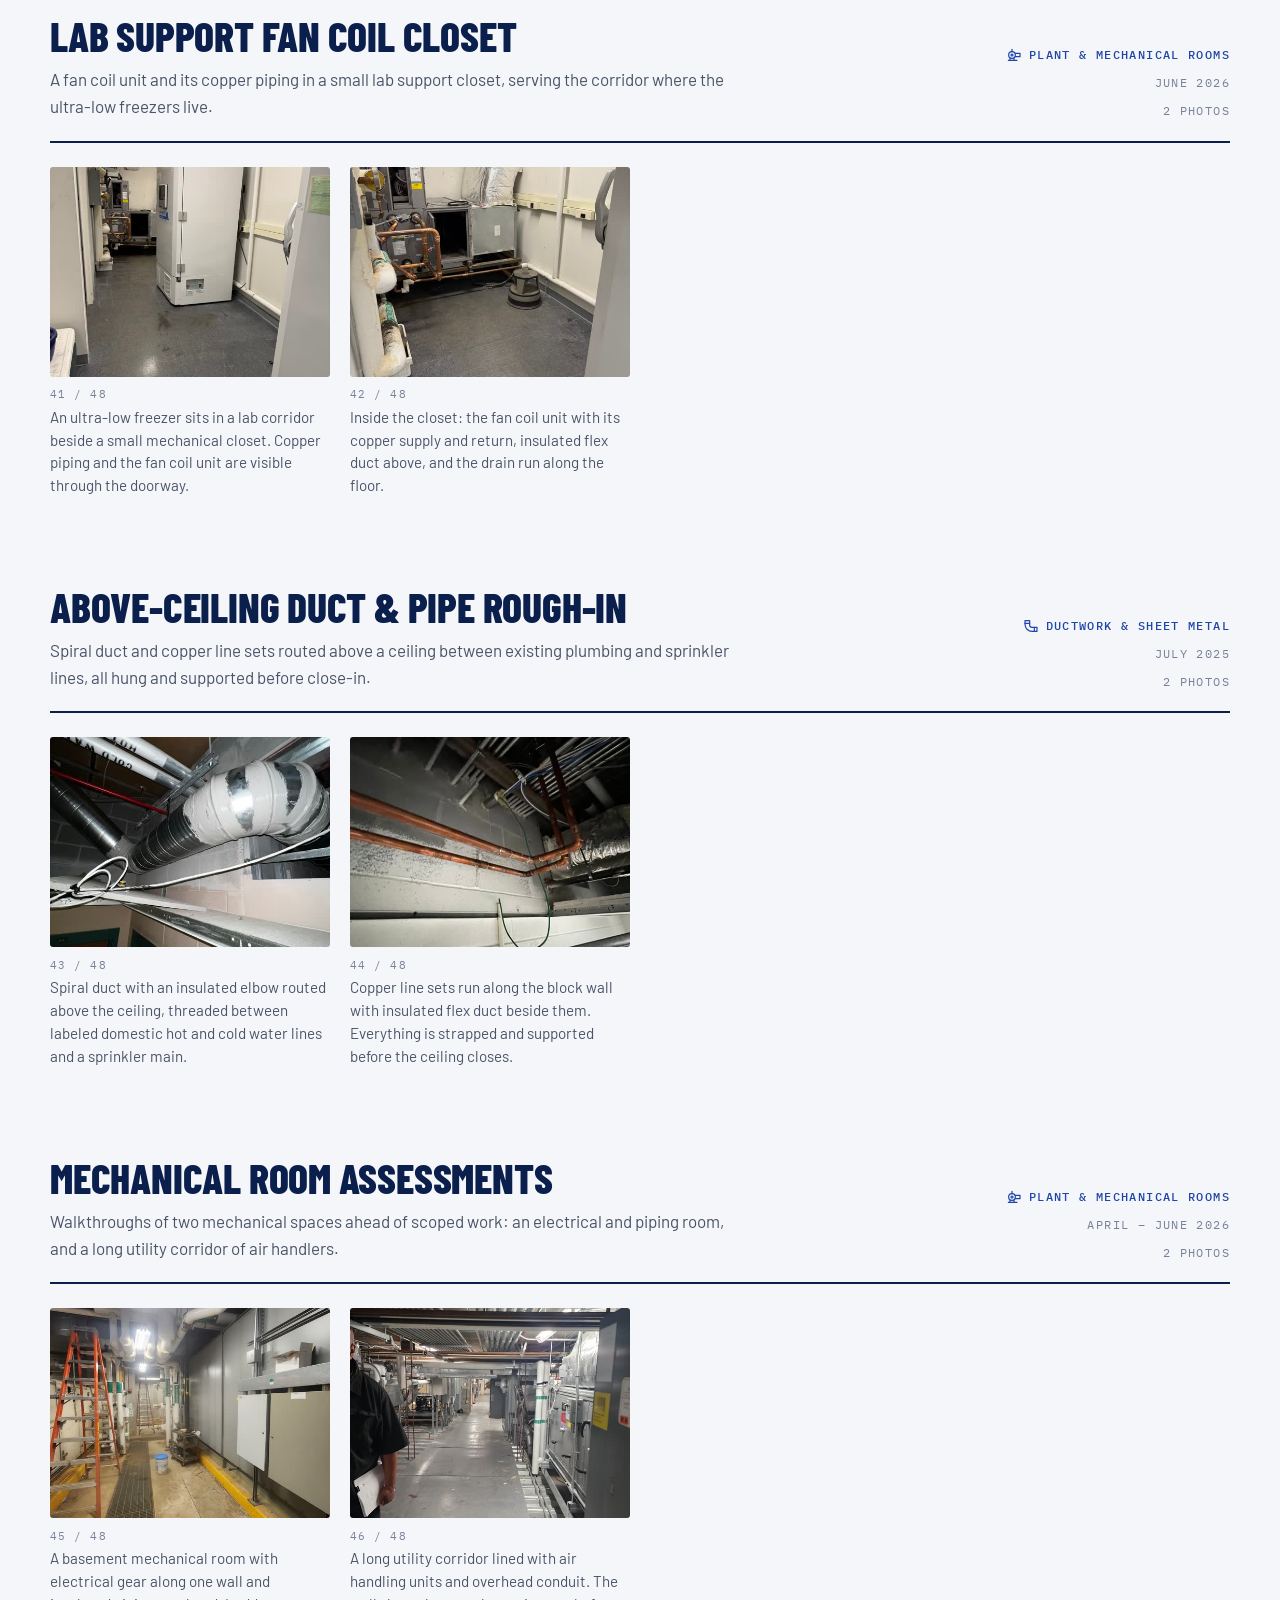
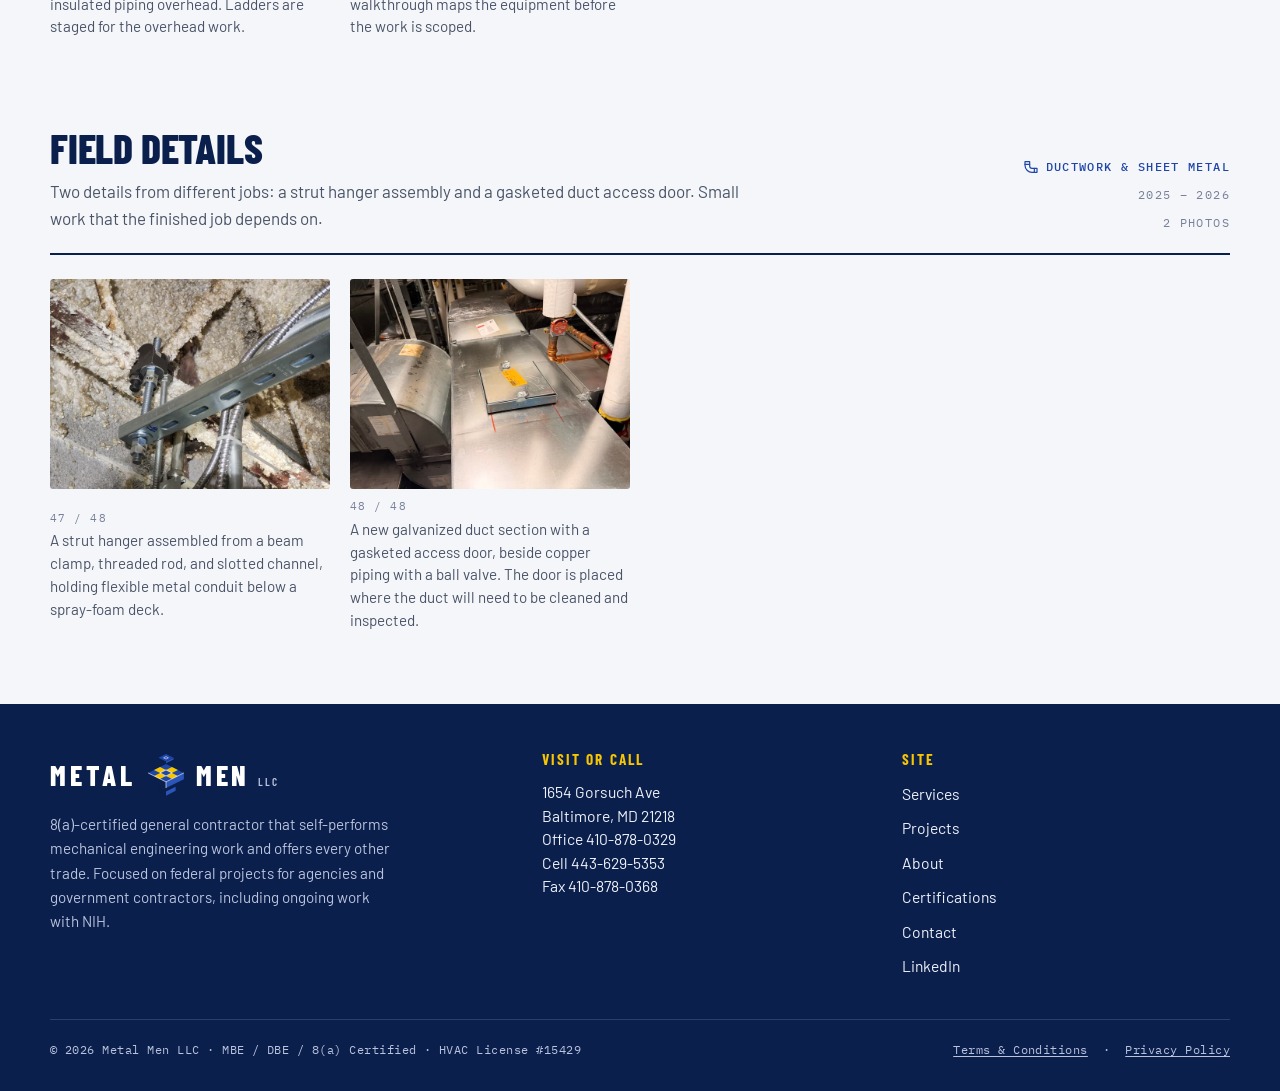
<file: gallery/index.html>
<!doctype html>
<html lang="en"><head><meta charset="utf-8">
<title>Metal Men LLC</title>
<link rel="canonical" href="https://metalmenllc.com/projects.html">
<meta http-equiv="refresh" content="0; url=/projects.html">
<script>location.replace("/projects.html");</script>
</head><body><p><a href="/projects.html">Continue to Metal Men LLC</a></p></body></html>
</file>
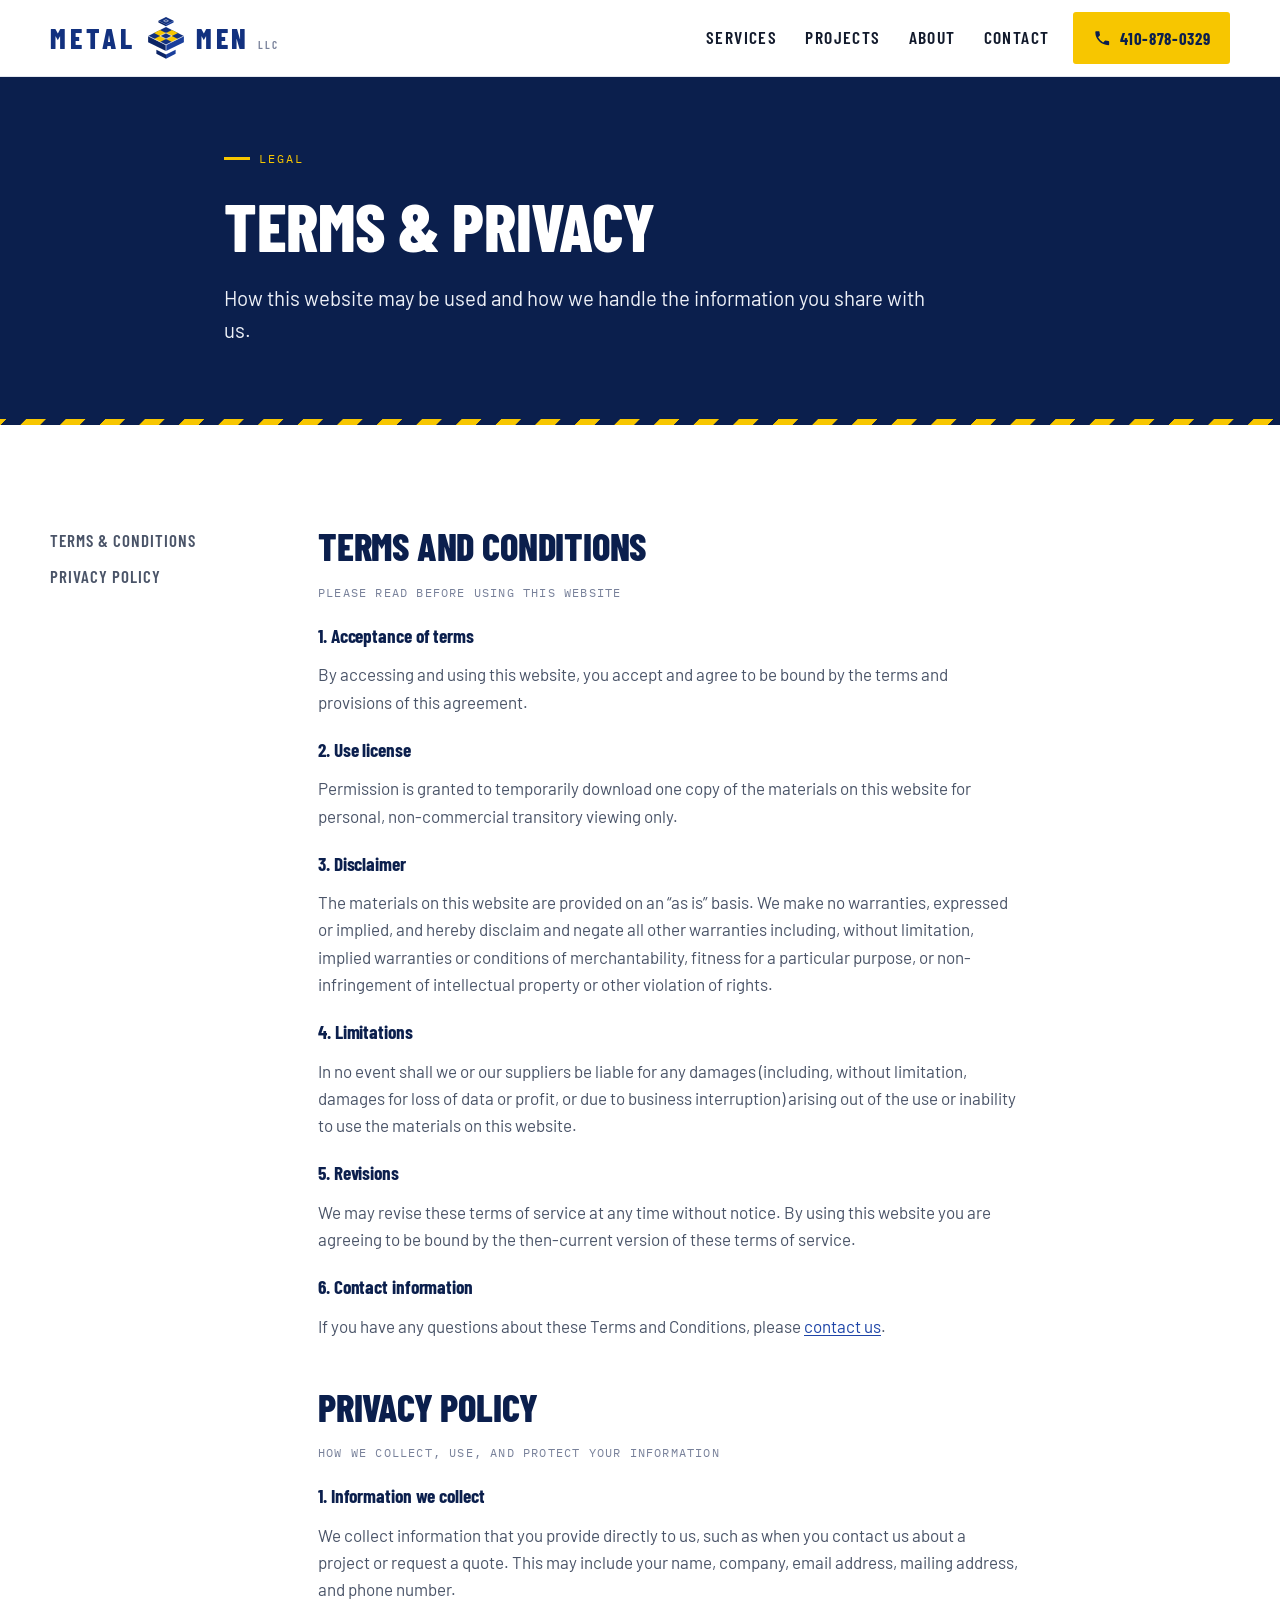
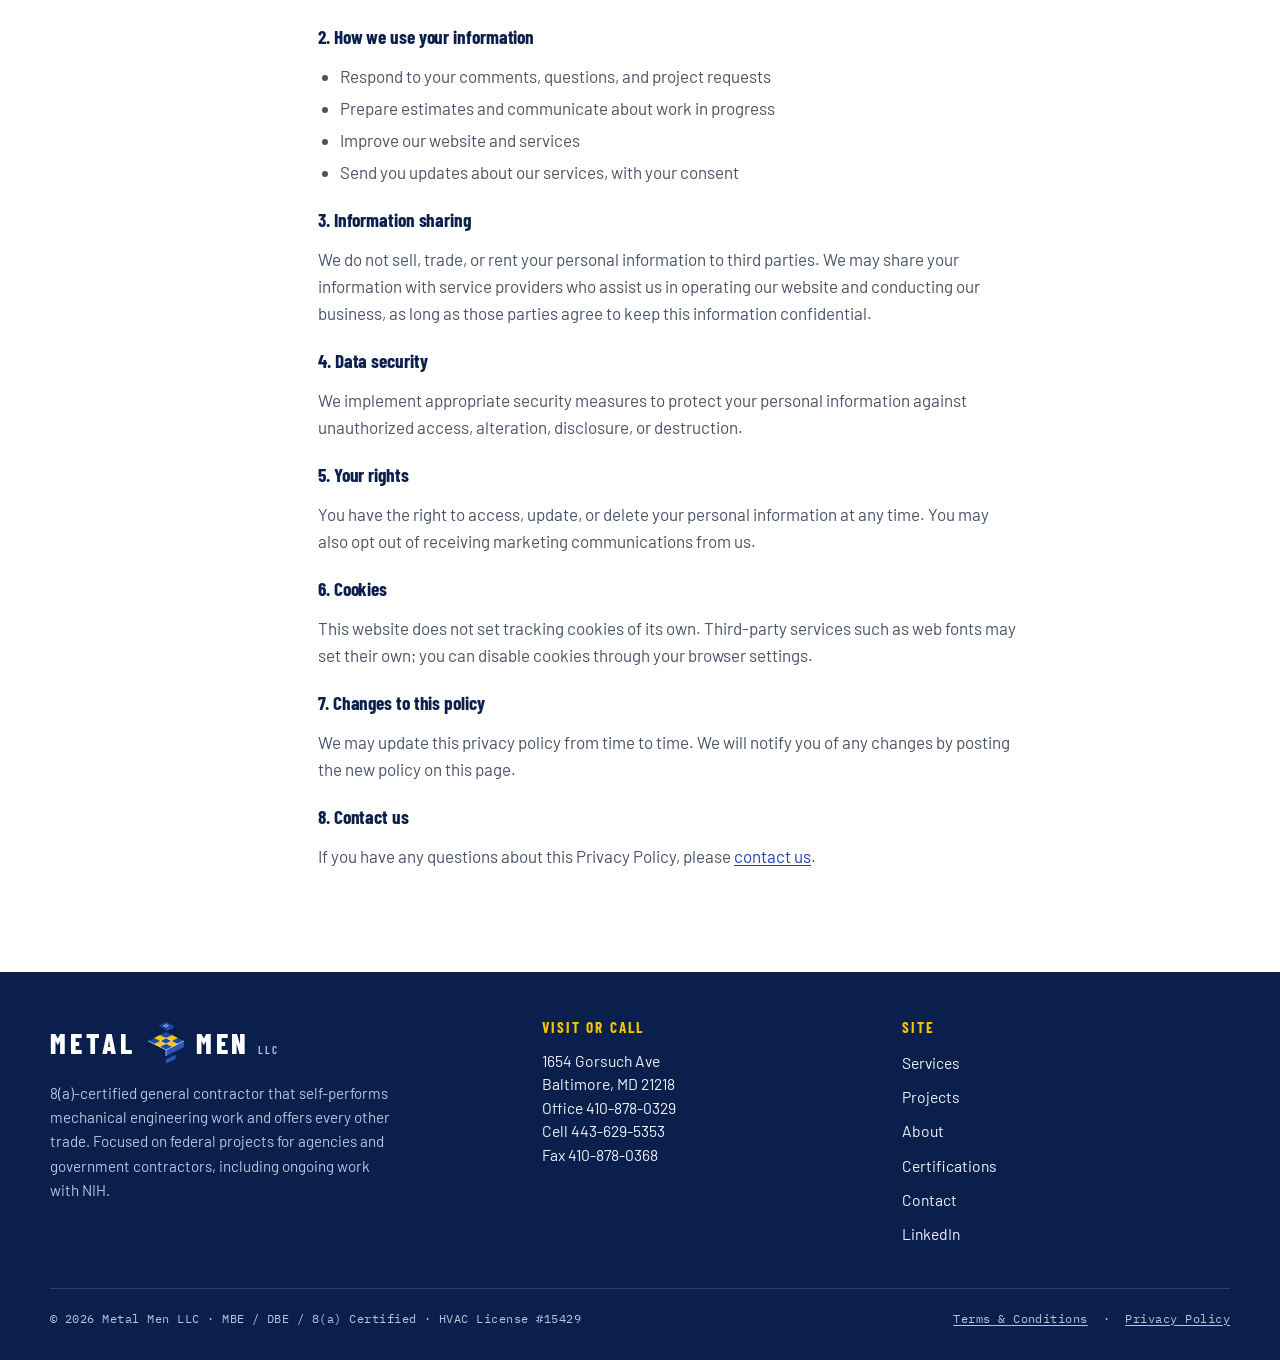
<file: privacy/index.html>
<!doctype html>
<html lang="en"><head><meta charset="utf-8">
<title>Metal Men LLC</title>
<link rel="canonical" href="https://metalmenllc.com/legal.html">
<meta http-equiv="refresh" content="0; url=/legal.html#privacy">
<script>location.replace("/legal.html#privacy");</script>
</head><body><p><a href="/legal.html#privacy">Continue to Metal Men LLC</a></p></body></html>
</file>
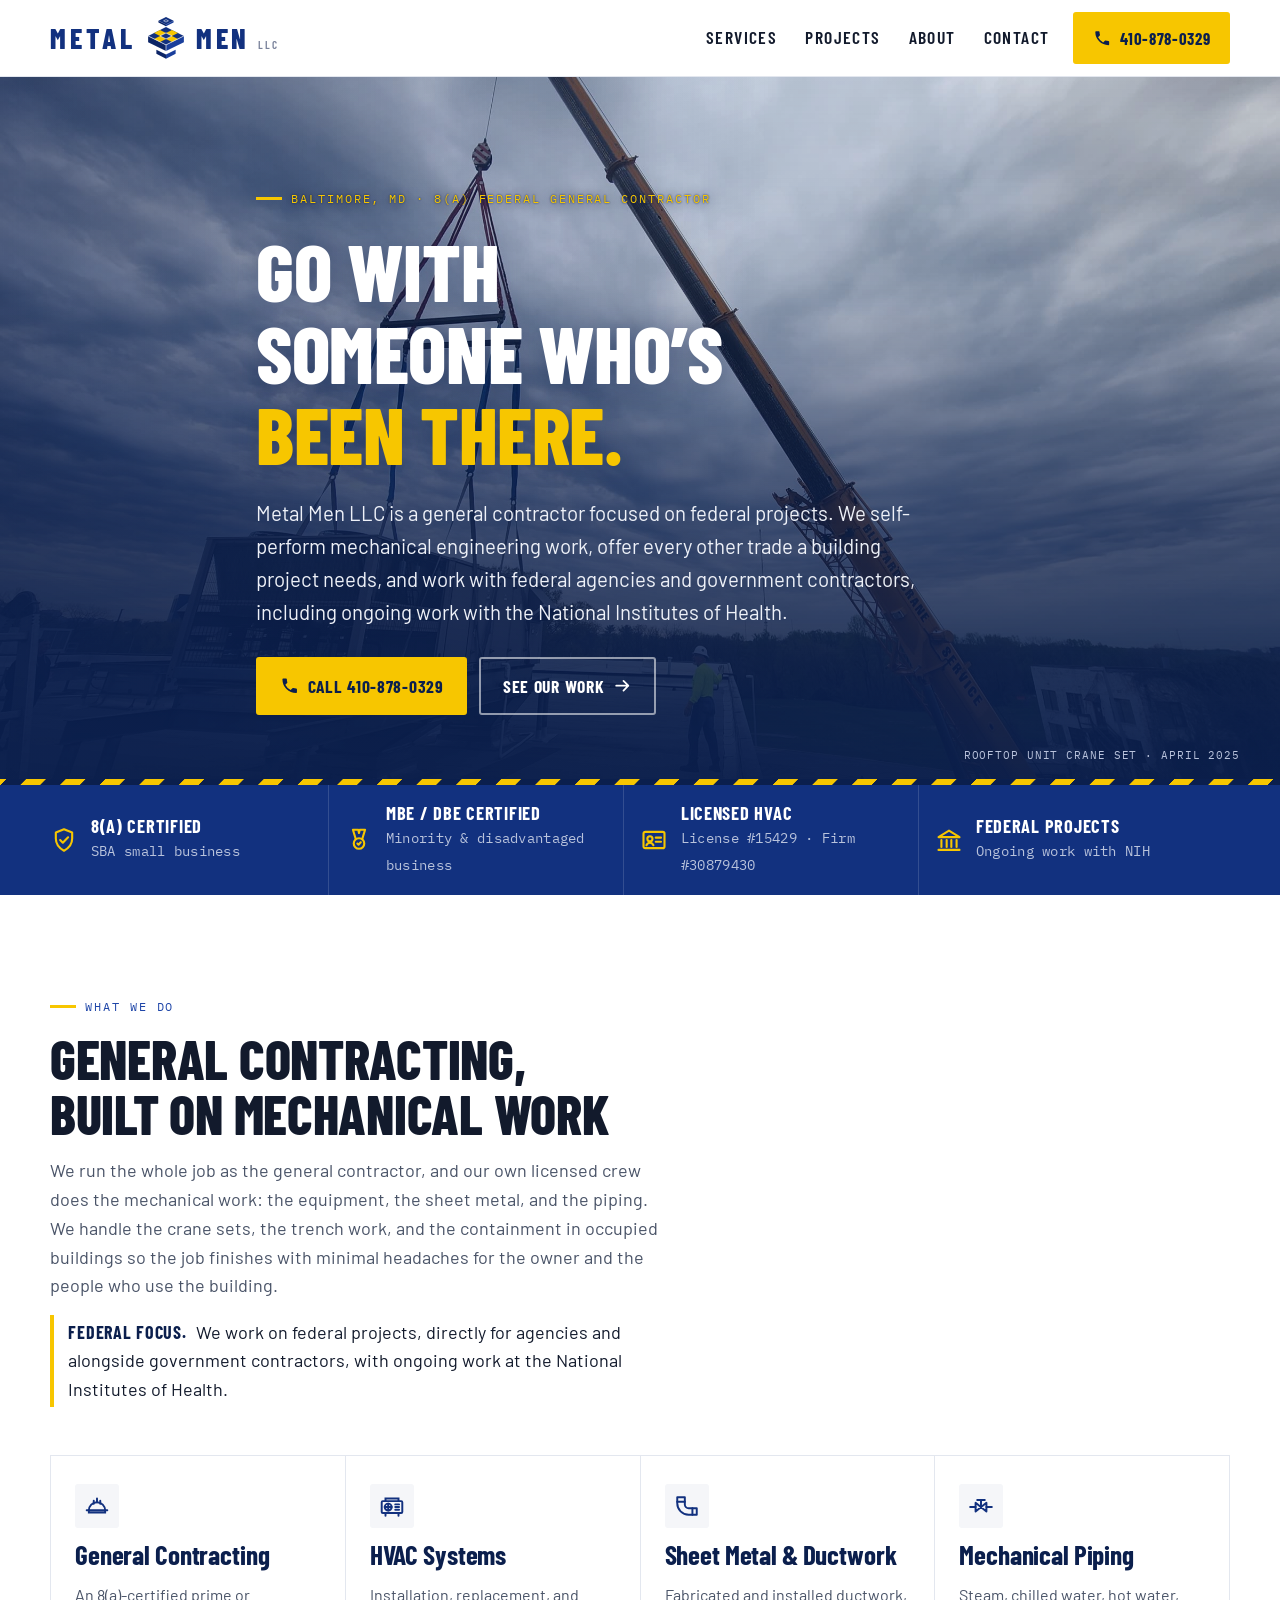
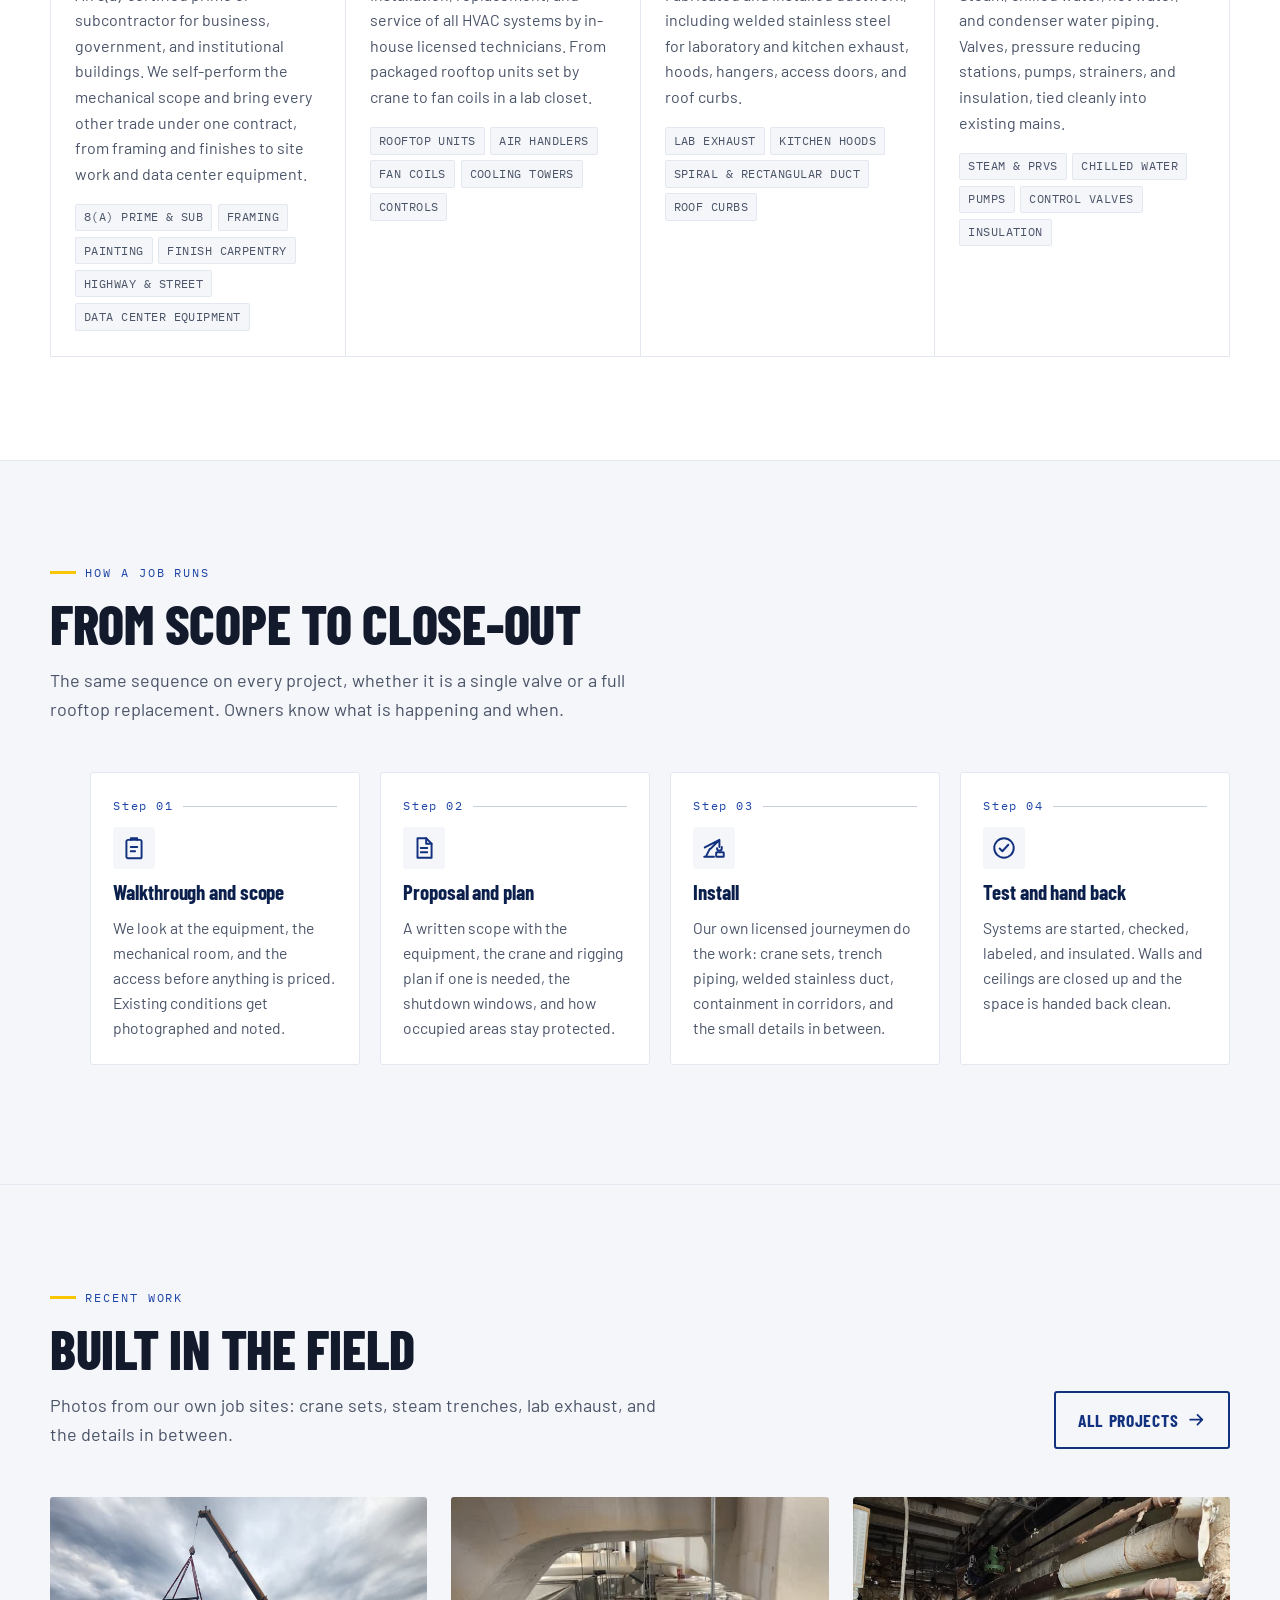
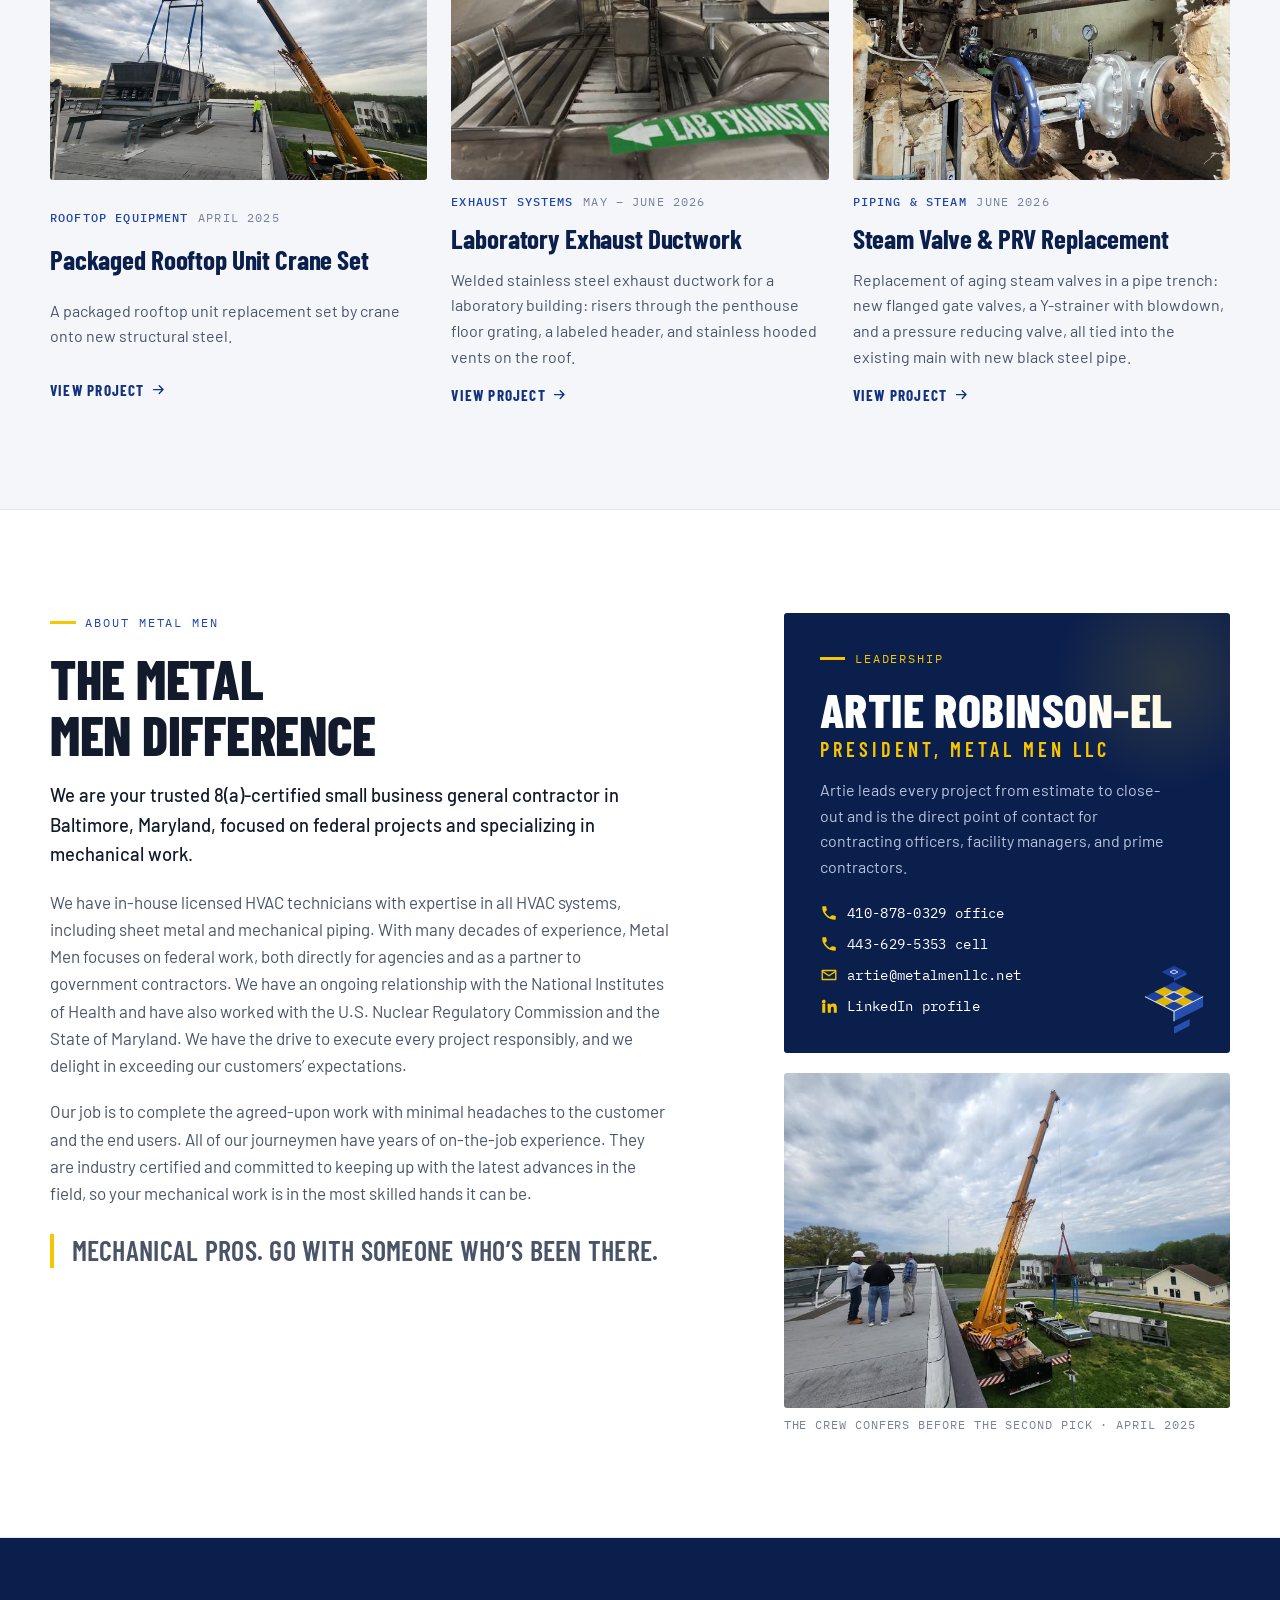
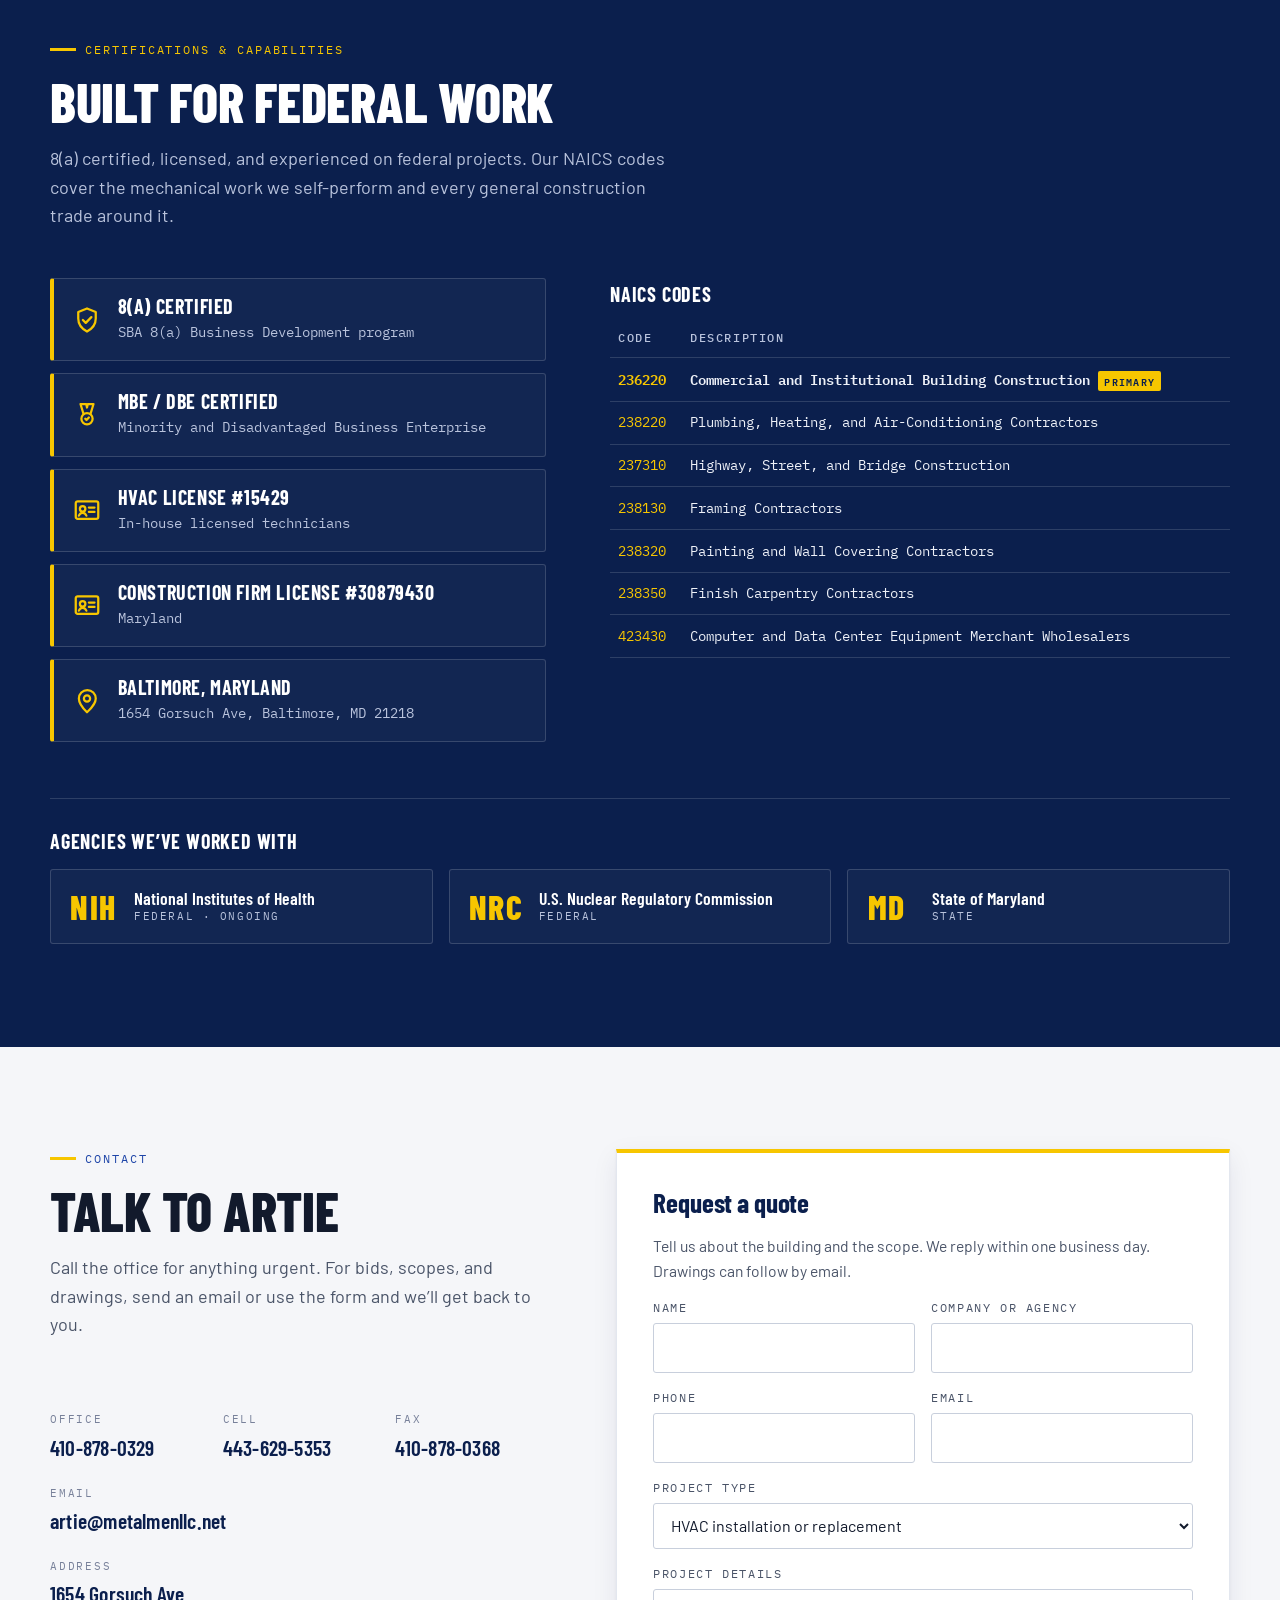
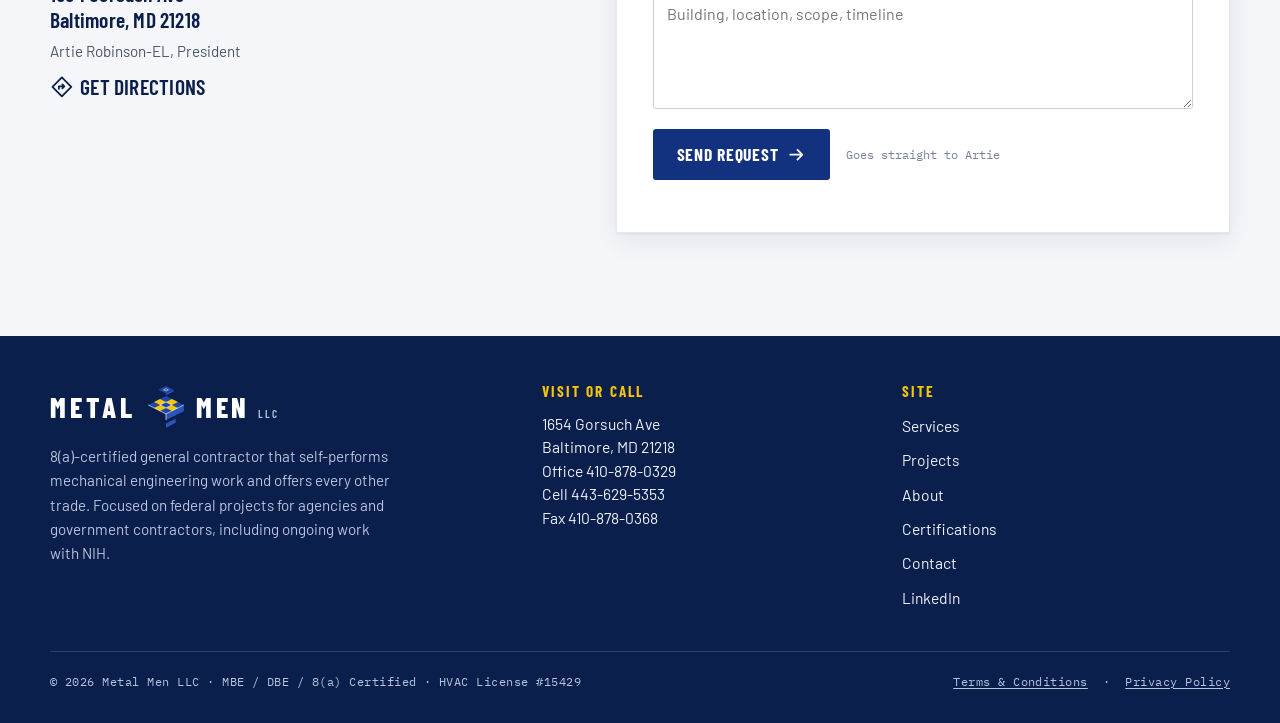
<file: services/index.html>
<!doctype html>
<html lang="en"><head><meta charset="utf-8">
<title>Metal Men LLC</title>
<link rel="canonical" href="https://metalmenllc.com/">
<meta http-equiv="refresh" content="0; url=/#services">
<script>location.replace("/#services");</script>
</head><body><p><a href="/#services">Continue to Metal Men LLC</a></p></body></html>
</file>
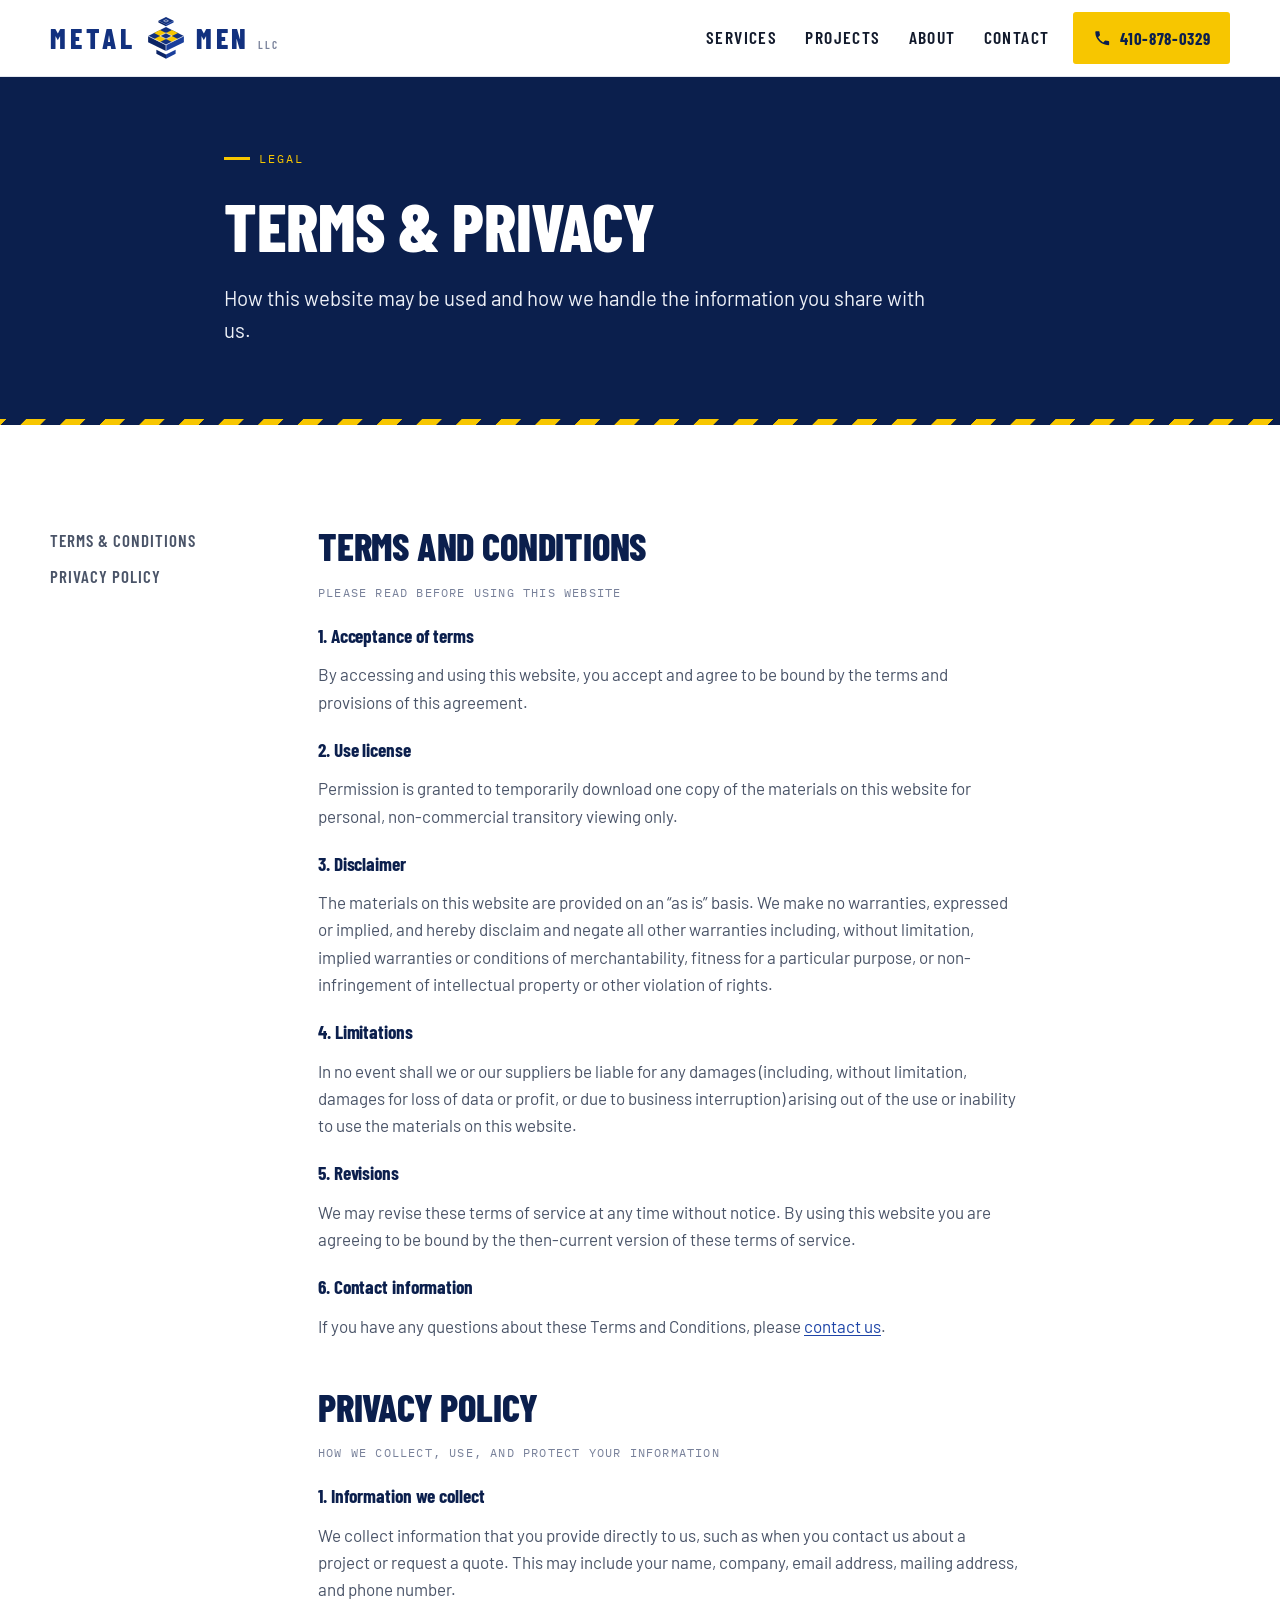
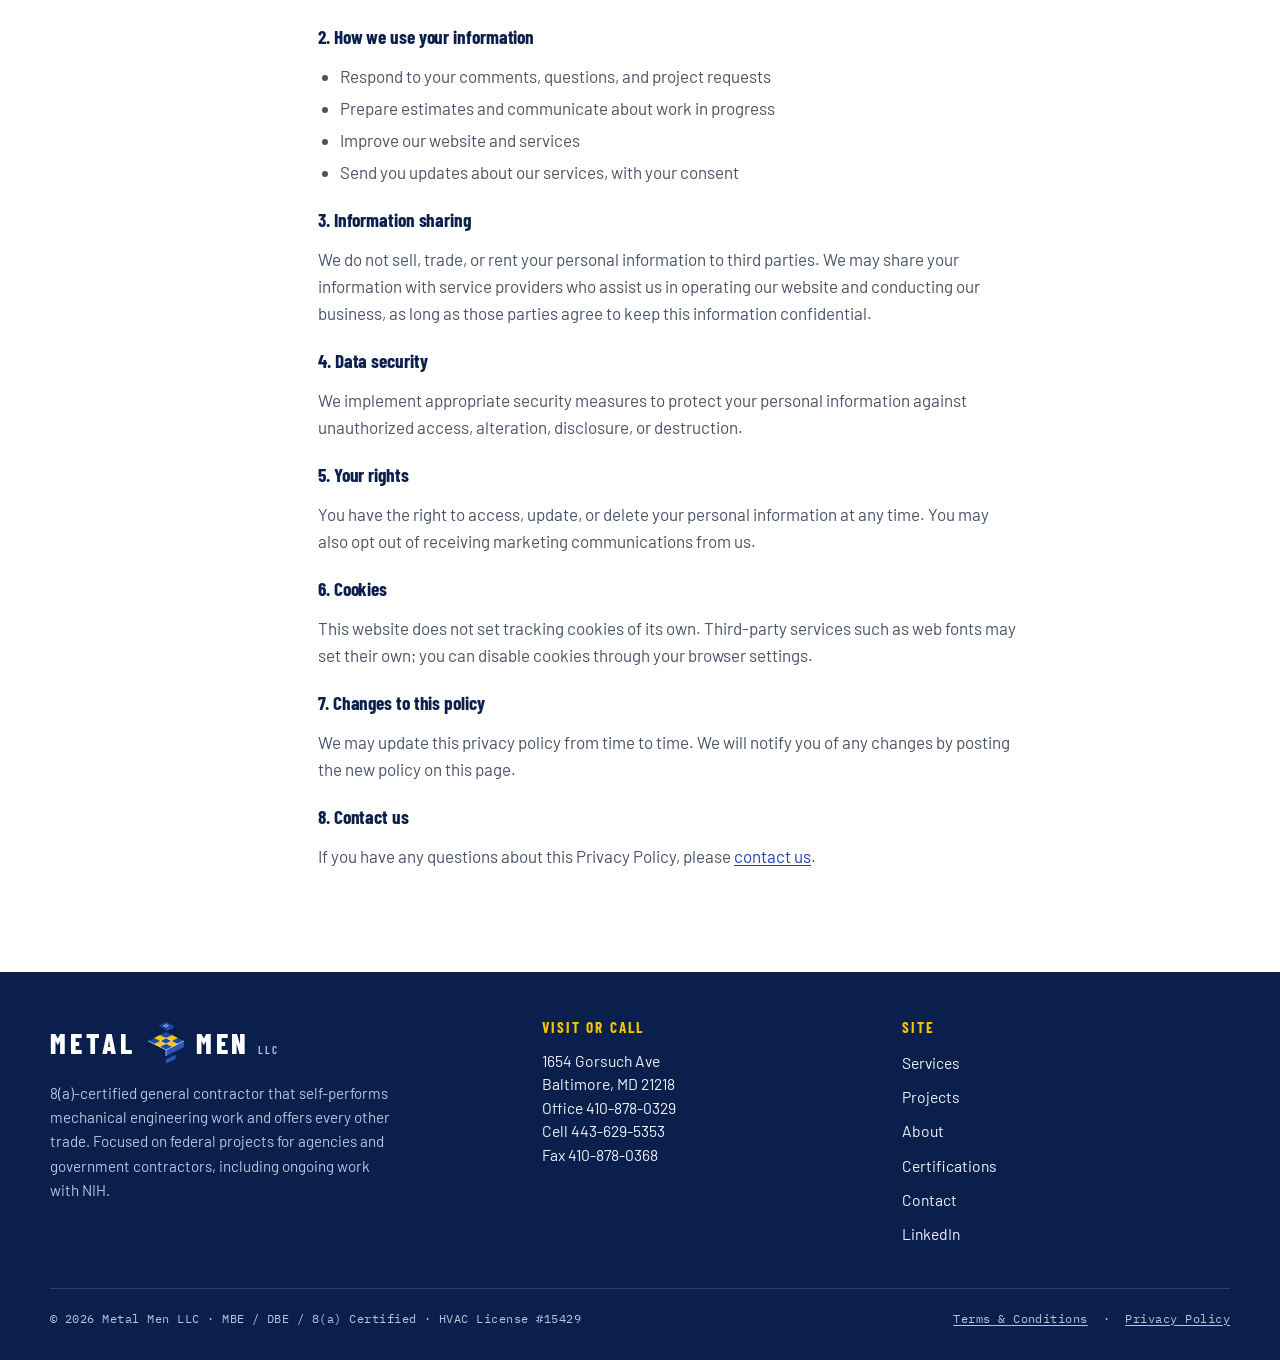
<file: terms/index.html>
<!doctype html>
<html lang="en"><head><meta charset="utf-8">
<title>Metal Men LLC</title>
<link rel="canonical" href="https://metalmenllc.com/legal.html">
<meta http-equiv="refresh" content="0; url=/legal.html#terms">
<script>location.replace("/legal.html#terms");</script>
</head><body><p><a href="/legal.html#terms">Continue to Metal Men LLC</a></p></body></html>
</file>
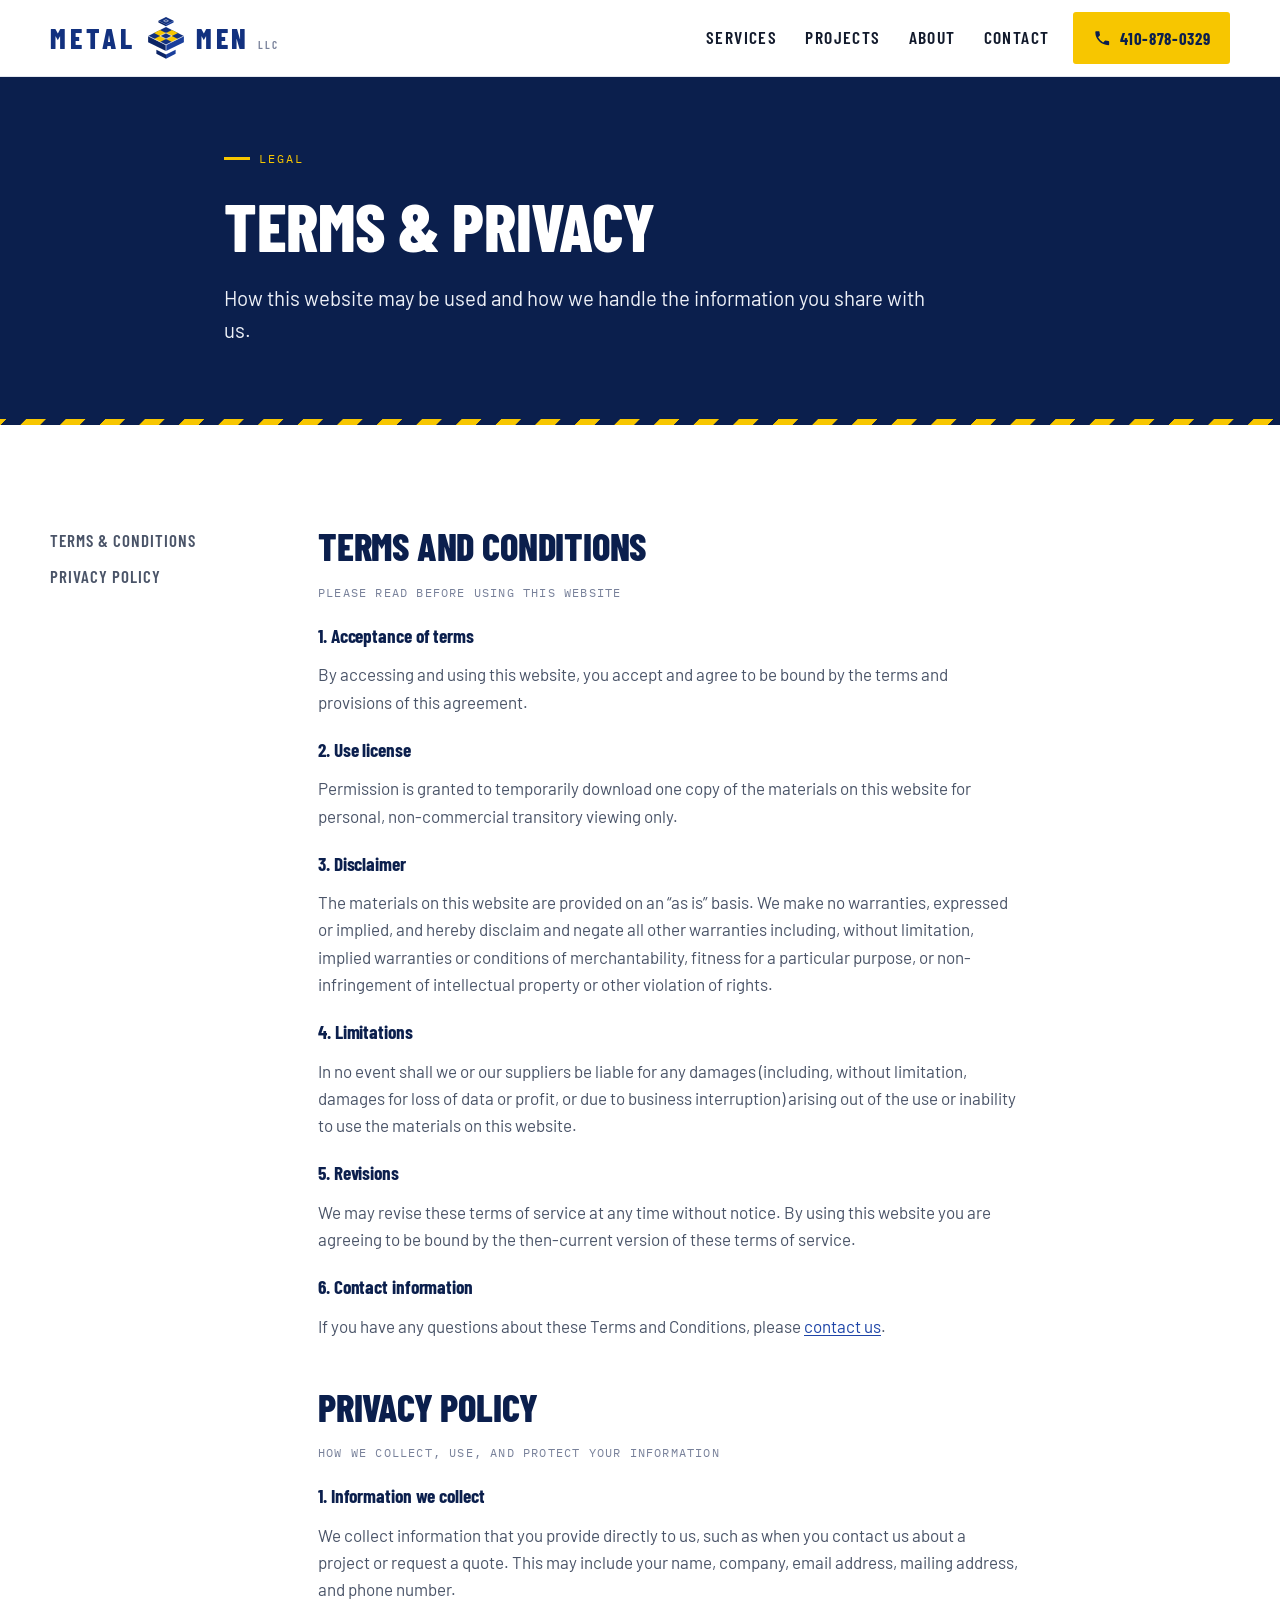
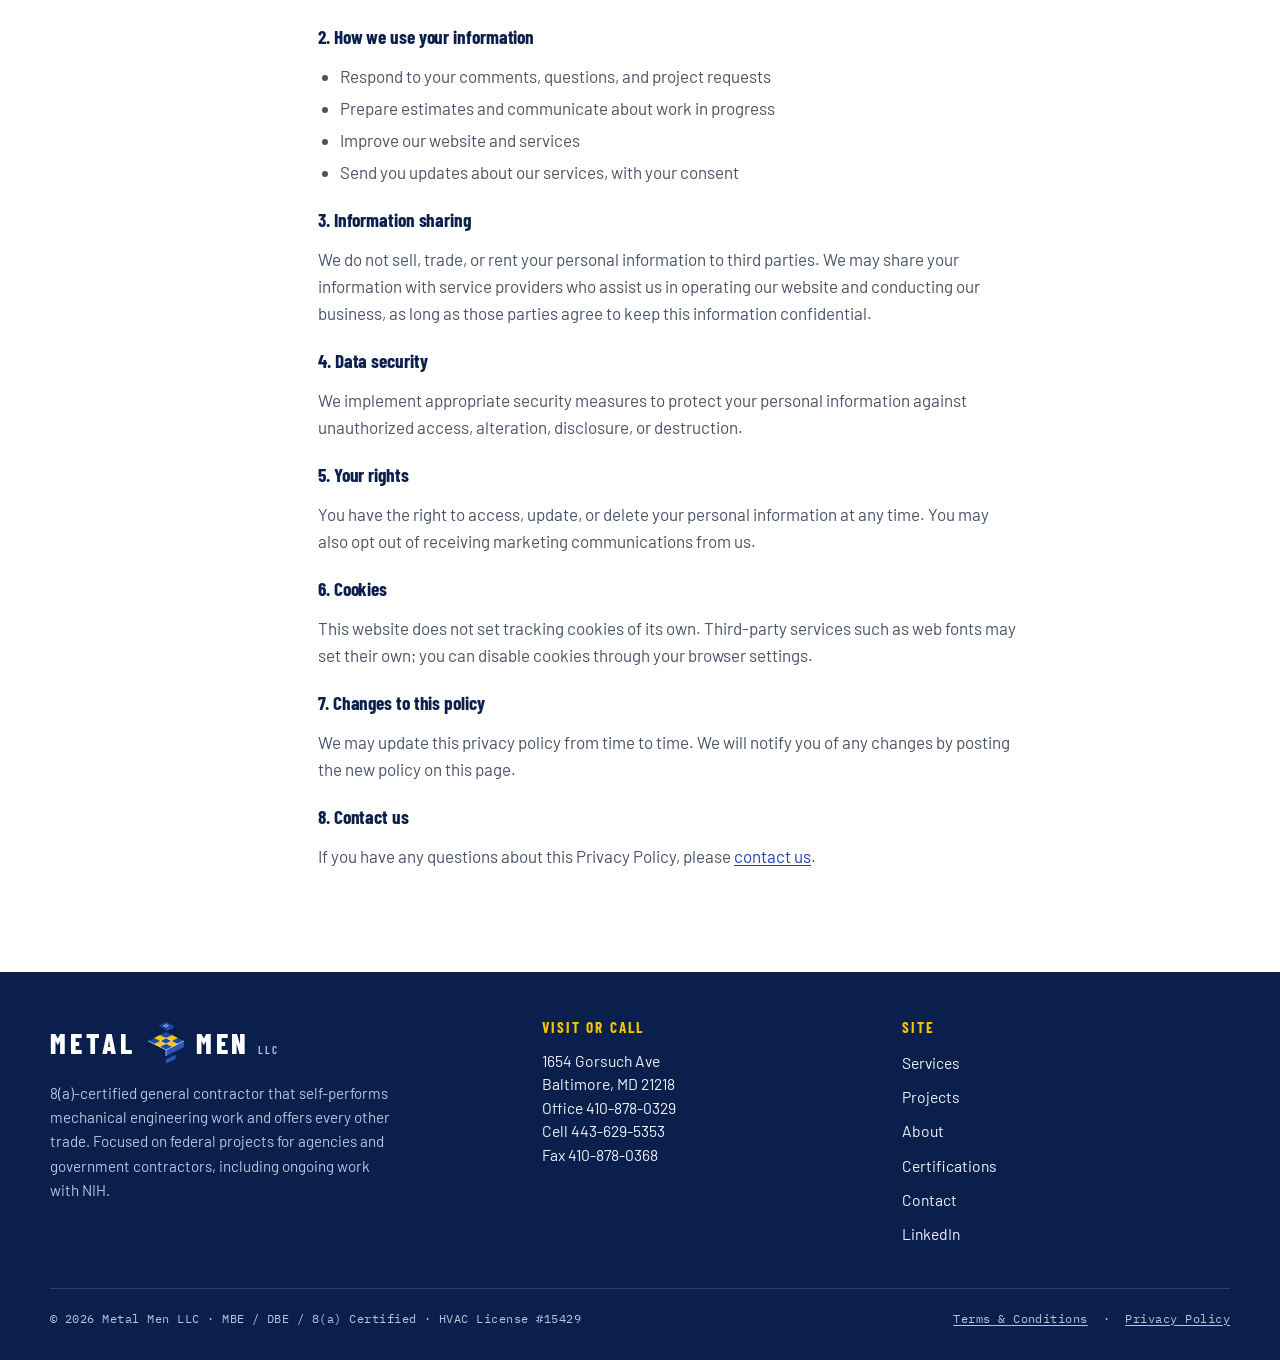
<file: legal.html>
<!doctype html>
<html lang="en">
<head>
<meta charset="utf-8">
<meta name="viewport" content="width=device-width, initial-scale=1, viewport-fit=cover">
<title>Terms &amp; Privacy | Metal Men LLC</title>
<meta name="description" content="Terms and conditions and privacy policy for the Metal Men LLC website.">
<link rel="canonical" href="https://metalmenllc.com/legal.html">
<meta property="og:title" content="Terms &amp; Privacy | Metal Men LLC">
<meta property="og:description" content="Terms and conditions and privacy policy for the Metal Men LLC website.">
<meta property="og:type" content="website">
<meta property="og:site_name" content="Metal Men LLC">
<meta property="og:url" content="https://metalmenllc.com/legal.html">
<meta name="twitter:card" content="summary_large_image">
<meta property="og:image" content="https://metalmenllc.com/img/hero-crane.jpg">
<meta name="theme-color" content="#12317F">
<link rel="icon" href="img/favicon-48.png" sizes="48x48" type="image/png">
<link rel="icon" href="img/favicon.svg" type="image/svg+xml">
<link rel="apple-touch-icon" href="img/apple-touch-icon.png">
<link rel="preconnect" href="https://fonts.googleapis.com">
<link rel="preconnect" href="https://fonts.gstatic.com" crossorigin>
<link rel="stylesheet" href="https://fonts.googleapis.com/css2?family=Barlow+Condensed:wght@600;700;800&family=Barlow:wght@400;500;600&family=IBM+Plex+Mono:wght@400;500&display=swap">
<link rel="stylesheet" href="css/site.css?v=00308859">
<script>document.documentElement.classList.add("js");</script>
<script type="application/ld+json">
{
  "@context": "https://schema.org",
  "@type": "WebSite",
  "name": "Metal Men LLC",
  "alternateName": ["Metal Men", "MetalMen LLC"],
  "url": "https://metalmenllc.com/"
}
</script>
<script type="application/ld+json">
{
  "@context": "https://schema.org",
  "@type": ["GeneralContractor", "HVACBusiness"],
  "@id": "https://metalmenllc.com/#business",
  "name": "Metal Men LLC",
  "legalName": "Metal Men LLC",
  "alternateName": ["Metal Men", "MetalMen LLC"],
  "logo": "https://metalmenllc.com/img/icon-512.png",
  "description": "8(a)-certified general contractor in Baltimore, Maryland that self-performs mechanical engineering work (HVAC, sheet metal, and mechanical piping) and offers every other trade. Focused on federal projects for agencies and government contractors, with ongoing work for the National Institutes of Health.",
  "url": "https://metalmenllc.com/",
  "telephone": "+1-410-878-0329",
  "faxNumber": "+1-410-878-0368",
  "email": "artie@metalmenllc.net",
  "image": "https://metalmenllc.com/img/hero-crane.jpg",
  "address": {
    "@type": "PostalAddress",
    "streetAddress": "1654 Gorsuch Ave",
    "addressLocality": "Baltimore",
    "addressRegion": "MD",
    "postalCode": "21218",
    "addressCountry": "US"
  },
  "areaServed": "Baltimore, Maryland and the Mid-Atlantic",
  "founder": { "@type": "Person", "name": "Artie Robinson-EL", "jobTitle": "President" },
  "naics": "236220",
  "sameAs": [
    "https://www.facebook.com/p/Metal-Men-LLC-100068227604298/",
    "https://www.bbb.org/us/md/baltimore/profile/heating-and-air-conditioning/metal-men-llc-0011-90233522",
    "https://network.procore.com/p/metal-men-llc-baltimore"
  ]
}
</script>
</head>
<body>

<svg width="0" height="0" style="position:absolute" aria-hidden="true" focusable="false">
  <symbol id="mm-mark" viewBox="0 0 64 66">
    <polygon points="18,50 32,57 32,63 18,56" fill="var(--mk-dark)"/>
    <polygon points="32,57 46,50 46,56 32,63" fill="var(--mk-mid)"/>
    <polygon points="6,30 32,43 32,52 6,39" fill="var(--mk-dark)"/>
    <polygon points="32,43 58,30 58,39 32,52" fill="var(--mk-mid)"/>
    <polygon points="32,17 58,30 32,43 6,30" fill="var(--mk-top)"/>
    <polygon points="14.667,25.667 23.333,21.333 49.333,34.333 40.667,38.667" fill="var(--mk-gold)"/>
    <polygon points="14.667,34.333 40.667,21.333 49.333,25.667 23.333,38.667" fill="var(--mk-gold)"/>
    <polygon points="23.333,30 32,25.667 40.667,30 32,34.333" fill="var(--mk-top)" stroke="var(--mk-line)" stroke-width="0.9" stroke-linejoin="round"/>
    <polyline points="6,30 32,43 58,30" fill="none" stroke="var(--mk-line)" stroke-width="0.9" stroke-linejoin="round"/>
    <line x1="32" y1="43" x2="32" y2="52" stroke="var(--mk-line)" stroke-width="0.9"/>
    <g class="mk-tile">
      <polygon points="21,8 32,13.5 32,16 21,10.5" fill="var(--mk-dark)"/>
      <polygon points="32,13.5 43,8 43,10.5 32,16" fill="var(--mk-mid)"/>
      <polygon points="32,2.5 43,8 32,13.5 21,8" fill="var(--mk-top)"/>
      <polygon points="28.5,8 32,6.25 35.5,8 32,9.75" fill="none" stroke="var(--mk-line)" stroke-width="0.8" stroke-linejoin="round"/>
    </g>
  </symbol>

  <!-- utility icons: 24px grid, 1.8px stroke -->
  <symbol id="i-phone" viewBox="0 0 24 24"><path fill="currentColor" d="M6.6 10.8a15.1 15.1 0 0 0 6.6 6.6l2.2-2.2a1 1 0 0 1 1-.25 11.4 11.4 0 0 0 3.6.57 1 1 0 0 1 1 1V20a1 1 0 0 1-1 1A17 17 0 0 1 3 4a1 1 0 0 1 1-1h3.5a1 1 0 0 1 1 1 11.4 11.4 0 0 0 .57 3.6 1 1 0 0 1-.25 1z"/></symbol>
  <symbol id="i-mail" viewBox="0 0 24 24"><path fill="none" stroke="currentColor" stroke-width="1.8" stroke-linejoin="round" d="M3 6h18v12H3z"/><path fill="none" stroke="currentColor" stroke-width="1.8" stroke-linejoin="round" d="m3 7 9 6 9-6"/></symbol>
  <symbol id="i-linkedin" viewBox="0 0 24 24"><path fill="currentColor" d="M4.98 3.5A2.5 2.5 0 1 1 5 8.5a2.5 2.5 0 0 1-.02-5zM3 9h4v12H3zm7 0h3.8v1.7h.05c.53-1 1.83-2 3.77-2 4 0 4.78 2.6 4.78 6V21h-4v-5.5c0-1.3 0-3-1.85-3s-2.13 1.4-2.13 2.9V21h-4z"/></symbol>
  <symbol id="i-pin" viewBox="0 0 24 24"><path fill="none" stroke="currentColor" stroke-width="1.8" stroke-linejoin="round" d="M12 21s-6.5-6.2-6.5-11A6.5 6.5 0 0 1 19 10c0 4.8-7 11-7 11z"/><circle cx="12" cy="10" r="2.5" fill="none" stroke="currentColor" stroke-width="1.8"/></symbol>
  <symbol id="i-directions" viewBox="0 0 24 24"><path fill="none" stroke="currentColor" stroke-width="1.8" stroke-linejoin="round" d="m12 2.5 9.5 9.5-9.5 9.5L2.5 12z"/><path fill="none" stroke="currentColor" stroke-width="1.8" stroke-linecap="round" stroke-linejoin="round" d="M9 14v-2.5h5M12.5 9.5l2 2-2 2"/></symbol>
  <symbol id="i-close" viewBox="0 0 24 24"><path fill="none" stroke="currentColor" stroke-width="2.2" stroke-linecap="round" d="M6 6l12 12M18 6 6 18"/></symbol>
  <symbol id="i-prev" viewBox="0 0 24 24"><path fill="none" stroke="currentColor" stroke-width="2.2" stroke-linecap="round" stroke-linejoin="round" d="m14.5 6-6 6 6 6"/></symbol>
  <symbol id="i-next" viewBox="0 0 24 24"><path fill="none" stroke="currentColor" stroke-width="2.2" stroke-linecap="round" stroke-linejoin="round" d="m9.5 6 6 6-6 6"/></symbol>
  <symbol id="i-arrow" viewBox="0 0 24 24"><path fill="none" stroke="currentColor" stroke-width="2.2" stroke-linecap="round" stroke-linejoin="round" d="M4 12h15M13 6l6 6-6 6"/></symbol>
  <symbol id="i-up" viewBox="0 0 24 24"><path fill="none" stroke="currentColor" stroke-width="2.2" stroke-linecap="round" stroke-linejoin="round" d="M12 19V5M6 11l6-6 6 6"/></symbol>
  <symbol id="i-zoom" viewBox="0 0 24 24"><circle cx="11" cy="11" r="6.5" fill="none" stroke="currentColor" stroke-width="2"/><path fill="none" stroke="currentColor" stroke-width="2" stroke-linecap="round" d="m16 16 4.5 4.5M8.5 11h5M11 8.5v5"/></symbol>

  <!-- credential icons -->
  <symbol id="i-shield" viewBox="0 0 24 24"><path fill="none" stroke="currentColor" stroke-width="1.8" stroke-linejoin="round" d="M12 2.8 19 5.6v5.2c0 4.7-3 8.3-7 10.4-4-2.1-7-5.7-7-10.4V5.6z"/><path fill="none" stroke="currentColor" stroke-width="1.8" stroke-linecap="round" stroke-linejoin="round" d="m8.7 12 2.3 2.3 4.5-4.6"/></symbol>
  <symbol id="i-medal" viewBox="0 0 24 24"><circle cx="12" cy="15" r="4.5" fill="none" stroke="currentColor" stroke-width="1.8"/><path fill="none" stroke="currentColor" stroke-width="1.8" stroke-linecap="round" stroke-linejoin="round" d="m9.2 11.2-2.4-8h4.6L12 6l.6-2.8h4.6l-2.4 8"/><path fill="none" stroke="currentColor" stroke-width="1.8" stroke-linecap="round" stroke-linejoin="round" d="m10.6 15 1 1 1.9-2"/></symbol>
  <symbol id="i-license" viewBox="0 0 24 24"><rect x="3" y="5" width="18" height="14" rx="1.5" fill="none" stroke="currentColor" stroke-width="1.8"/><circle cx="8.5" cy="11" r="2.2" fill="none" stroke="currentColor" stroke-width="1.8"/><path fill="none" stroke="currentColor" stroke-width="1.8" stroke-linecap="round" d="M13.5 10h4.5M13.5 13.5H18M5.5 16.5c.7-1.5 1.8-2.2 3-2.2s2.3.7 3 2.2"/></symbol>
  <symbol id="i-capitol" viewBox="0 0 24 24"><path fill="none" stroke="currentColor" stroke-width="1.8" stroke-linejoin="round" d="M3 9.5 12 4l9 5.5z"/><path fill="none" stroke="currentColor" stroke-width="1.8" stroke-linecap="round" d="M5.5 12v6M10 12v6M14 12v6M18.5 12v6M3 20.5h18"/></symbol>
  <symbol id="i-years" viewBox="0 0 24 24"><circle cx="12" cy="12" r="9" fill="none" stroke="currentColor" stroke-width="1.8"/><path fill="none" stroke="currentColor" stroke-width="1.8" stroke-linecap="round" d="M12 7v5l3.5 2"/></symbol>

  <!-- trade icons -->
  <symbol id="i-rtu" viewBox="0 0 24 24"><rect x="2.5" y="7.5" width="19" height="11" rx="1" fill="none" stroke="currentColor" stroke-width="1.8"/><circle cx="8.5" cy="13" r="3.2" fill="none" stroke="currentColor" stroke-width="1.8"/><path fill="none" stroke="currentColor" stroke-width="1.8" stroke-linecap="round" d="M8.5 9.8v6.4M5.3 13h6.4M15 10.5h3.5M15 13h3.5M15 15.5h3.5M6 7.5V5h12v2.5M6 18.5V21M18 18.5V21"/></symbol>
  <symbol id="i-duct" viewBox="0 0 24 24"><path fill="none" stroke="currentColor" stroke-width="1.8" stroke-linejoin="round" d="M3 4h7v6.5a3.5 3.5 0 0 0 3.5 3.5H21v6h-7.5A10.5 10.5 0 0 1 3 9.5z"/><path fill="none" stroke="currentColor" stroke-width="1.8" stroke-linecap="round" d="M3 8h7M17 14v6"/></symbol>
  <symbol id="i-valve" viewBox="0 0 24 24"><path fill="none" stroke="currentColor" stroke-width="1.8" stroke-linejoin="round" d="M7 9v8l10-8v8z"/><path fill="none" stroke="currentColor" stroke-width="1.8" stroke-linecap="round" d="M2 13h5M17 13h5M12 13V7M8.5 6.5h7"/></symbol>
  <symbol id="i-hardhat" viewBox="0 0 24 24"><path fill="none" stroke="currentColor" stroke-width="1.8" stroke-linejoin="round" d="M4.5 16a7.5 7.5 0 0 1 15 0"/><path fill="none" stroke="currentColor" stroke-width="1.8" stroke-linecap="round" d="M2.5 16h19M12 8.5V5M9 10V7.2M15 10V7.2M4.5 16v2h15v-2"/></symbol>
  <symbol id="i-crane" viewBox="0 0 24 24"><path fill="none" stroke="currentColor" stroke-width="1.8" stroke-linecap="round" stroke-linejoin="round" d="M3 20h9M4.5 20l3.5-7M3.5 11.5 17 4.5M17 4.5V11M14.8 12.2a2.2 2.2 0 1 0 4.4 0V11M8.5 13l7-7"/><rect x="14" y="16" width="7" height="4" rx=".5" fill="none" stroke="currentColor" stroke-width="1.8"/></symbol>
  <symbol id="i-fan" viewBox="0 0 24 24"><circle cx="12" cy="12" r="1.8" fill="none" stroke="currentColor" stroke-width="1.8"/><path fill="none" stroke="currentColor" stroke-width="1.8" stroke-linejoin="round" d="M12 10.2c-.2-4 1.5-6.4 5.2-6.7-.4 3.4-2 5.7-5.2 6.7zM13.8 12c4-.2 6.4 1.5 6.7 5.2-3.4-.4-5.7-2-6.7-5.2zM12 13.8c.2 4-1.5 6.4-5.2 6.7.4-3.4 2-5.7 5.2-6.7zM10.2 12c-4 .2-6.4-1.5-6.7-5.2 3.4.4 5.7 2 6.7 5.2z"/></symbol>
  <symbol id="i-pump" viewBox="0 0 24 24"><circle cx="9" cy="12" r="5" fill="none" stroke="currentColor" stroke-width="1.8"/><circle cx="9" cy="12" r="1.5" fill="none" stroke="currentColor" stroke-width="1.8"/><path fill="none" stroke="currentColor" stroke-width="1.8" stroke-linecap="round" stroke-linejoin="round" d="M14 9.5h7v5h-7M9 7V3.5M3.5 20h13M6 17v3M12 17v3"/></symbol>
  <symbol id="i-tower" viewBox="0 0 24 24"><path fill="none" stroke="currentColor" stroke-width="1.8" stroke-linejoin="round" d="M5.5 20V9h13v11z"/><path fill="none" stroke="currentColor" stroke-width="1.8" stroke-linecap="round" d="M8 9a4 4 0 0 1 8 0M12 5V3M8.5 13h7M8.5 16h7M3 20h18"/></symbol>
  <symbol id="i-clipboard" viewBox="0 0 24 24"><rect x="5" y="4.5" width="14" height="17" rx="1.5" fill="none" stroke="currentColor" stroke-width="1.8"/><path fill="none" stroke="currentColor" stroke-width="1.8" stroke-linecap="round" stroke-linejoin="round" d="M9 4.5V3h6v1.5M9 11h6M9 15h4"/></symbol>
  <symbol id="i-document" viewBox="0 0 24 24"><path fill="none" stroke="currentColor" stroke-width="1.8" stroke-linejoin="round" d="M6 3h8l5 5v13H6z"/><path fill="none" stroke="currentColor" stroke-width="1.8" stroke-linecap="round" stroke-linejoin="round" d="M14 3v5h5M9 12h6M9 16h6"/></symbol>
  <symbol id="i-check-circle" viewBox="0 0 24 24"><circle cx="12" cy="12" r="9" fill="none" stroke="currentColor" stroke-width="1.8"/><path fill="none" stroke="currentColor" stroke-width="1.8" stroke-linecap="round" stroke-linejoin="round" d="m8 12.5 2.5 2.5 5.5-6"/></symbol>
</svg>
<a class="visually-hidden" href="#main">Skip to content</a>
<header class="site-header" id="site-header">
  <div class="wrap header-inner">
    <a class="brand" href="index.html" aria-label="Metal Men LLC, home">
      <span class="brand-word">Metal</span>
      <svg class="brand-mark" aria-hidden="true"><use href="#mm-mark"/></svg>
      <span class="brand-word">Men <span class="brand-llc">LLC</span></span>
    </a>
    <nav class="nav" id="nav" aria-label="Main">
      <a href="index.html#services">Services</a>
      <a href="projects.html">Projects</a>
      <a href="index.html#about">About</a>
      <a href="index.html#contact">Contact</a>
    </nav>
    <a class="btn btn-gold btn-call" href="tel:+14108780329" aria-label="Call 410-878-0329">
      <svg aria-hidden="true"><use href="#i-phone"/></svg><span>410-878-0329</span>
    </a>
    <button class="nav-toggle" type="button" aria-expanded="false" aria-controls="nav">Menu</button>
  </div>
</header>

<main id="main">
  <section class="page-hero" aria-labelledby="legal-title">
    <div class="wrap hero-inner">
      <span class="eyebrow">Legal</span>
      <h1 id="legal-title">Terms &amp; privacy</h1>
      <p class="lede">How this website may be used and how we handle the information you share with us.</p>
    </div>
  </section>
  <div class="stripe" aria-hidden="true"></div>
  <section class="section legal">
    <div class="wrap legal-grid">
      <nav class="legal-nav" aria-label="On this page">
        <a href="#terms">Terms &amp; Conditions</a>
        <a href="#privacy">Privacy Policy</a>
      </nav>
      <div class="legal-body">
        <article id="terms">
          <h2>Terms and Conditions</h2>
          <p class="updated">Please read before using this website</p>
          <h3>1. Acceptance of terms</h3>
          <p>By accessing and using this website, you accept and agree to be bound by the terms and provisions of this agreement.</p>
          <h3>2. Use license</h3>
          <p>Permission is granted to temporarily download one copy of the materials on this website for personal, non-commercial transitory viewing only.</p>
          <h3>3. Disclaimer</h3>
          <p>The materials on this website are provided on an &ldquo;as is&rdquo; basis. We make no warranties, expressed or implied, and hereby disclaim and negate all other warranties including, without limitation, implied warranties or conditions of merchantability, fitness for a particular purpose, or non-infringement of intellectual property or other violation of rights.</p>
          <h3>4. Limitations</h3>
          <p>In no event shall we or our suppliers be liable for any damages (including, without limitation, damages for loss of data or profit, or due to business interruption) arising out of the use or inability to use the materials on this website.</p>
          <h3>5. Revisions</h3>
          <p>We may revise these terms of service at any time without notice. By using this website you are agreeing to be bound by the then-current version of these terms of service.</p>
          <h3>6. Contact information</h3>
          <p>If you have any questions about these Terms and Conditions, please <a href="index.html#contact">contact us</a>.</p>
        </article>
        <article id="privacy">
          <h2>Privacy Policy</h2>
          <p class="updated">How we collect, use, and protect your information</p>
          <h3>1. Information we collect</h3>
          <p>We collect information that you provide directly to us, such as when you contact us about a project or request a quote. This may include your name, company, email address, mailing address, and phone number.</p>
          <h3>2. How we use your information</h3>
          <ul>
            <li>Respond to your comments, questions, and project requests</li>
            <li>Prepare estimates and communicate about work in progress</li>
            <li>Improve our website and services</li>
            <li>Send you updates about our services, with your consent</li>
          </ul>
          <h3>3. Information sharing</h3>
          <p>We do not sell, trade, or rent your personal information to third parties. We may share your information with service providers who assist us in operating our website and conducting our business, as long as those parties agree to keep this information confidential.</p>
          <h3>4. Data security</h3>
          <p>We implement appropriate security measures to protect your personal information against unauthorized access, alteration, disclosure, or destruction.</p>
          <h3>5. Your rights</h3>
          <p>You have the right to access, update, or delete your personal information at any time. You may also opt out of receiving marketing communications from us.</p>
          <h3>6. Cookies</h3>
          <p>This website does not set tracking cookies of its own. Third-party services such as web fonts may set their own; you can disable cookies through your browser settings.</p>
          <h3>7. Changes to this policy</h3>
          <p>We may update this privacy policy from time to time. We will notify you of any changes by posting the new policy on this page.</p>
          <h3>8. Contact us</h3>
          <p>If you have any questions about this Privacy Policy, please <a href="index.html#contact">contact us</a>.</p>
        </article>
      </div>
    </div>
  </section>
</main>
<footer class="site-footer">
  <div class="wrap">
    <div class="footer-grid">
      <div class="footer-brand">
        <a class="brand" href="index.html" aria-label="Metal Men LLC, home">
          <span class="brand-word">Metal</span>
          <svg class="brand-mark" aria-hidden="true"><use href="#mm-mark"/></svg>
          <span class="brand-word">Men <span class="brand-llc">LLC</span></span>
        </a>
        <p>8(a)-certified general contractor that self-performs mechanical engineering work and offers every other trade. Focused on federal projects for agencies and government contractors, including ongoing work with NIH.</p>
      </div>
      <div class="footer-col">
        <h4>Visit or call</h4>
        <address>1654 Gorsuch Ave<br>Baltimore, MD 21218<br>Office <a href="tel:+14108780329">410-878-0329</a><br>Cell <a href="tel:+14436295353">443-629-5353</a><br>Fax 410-878-0368</address>
      </div>
      <div class="footer-col">
        <h4>Site</h4>
        <ul>
          <li><a href="index.html#services">Services</a></li>
          <li><a href="projects.html">Projects</a></li>
          <li><a href="index.html#about">About</a></li>
          <li><a href="index.html#capabilities">Certifications</a></li>
          <li><a href="index.html#contact">Contact</a></li>
          <li><a href="https://www.linkedin.com/in/artie-robinson-el-49179472" rel="noopener" target="_blank">LinkedIn</a></li>
        </ul>
      </div>
    </div>
    <div class="footer-bottom">
      <span>&copy; <span id="year">2026</span> Metal Men LLC &middot; MBE / DBE / 8(a) Certified &middot; HVAC License #15429</span>
      <span><a href="legal.html#terms">Terms &amp; Conditions</a> &nbsp;&middot;&nbsp; <a href="legal.html#privacy">Privacy Policy</a></span>
    </div>
  </div>
</footer>
<button class="to-top" id="to-top" type="button" aria-label="Back to top"><svg aria-hidden="true"><use href="#i-up"/></svg></button>
<script src="js/site.js?v=d9cf2b09"></script>
</body>
</html>
</file>
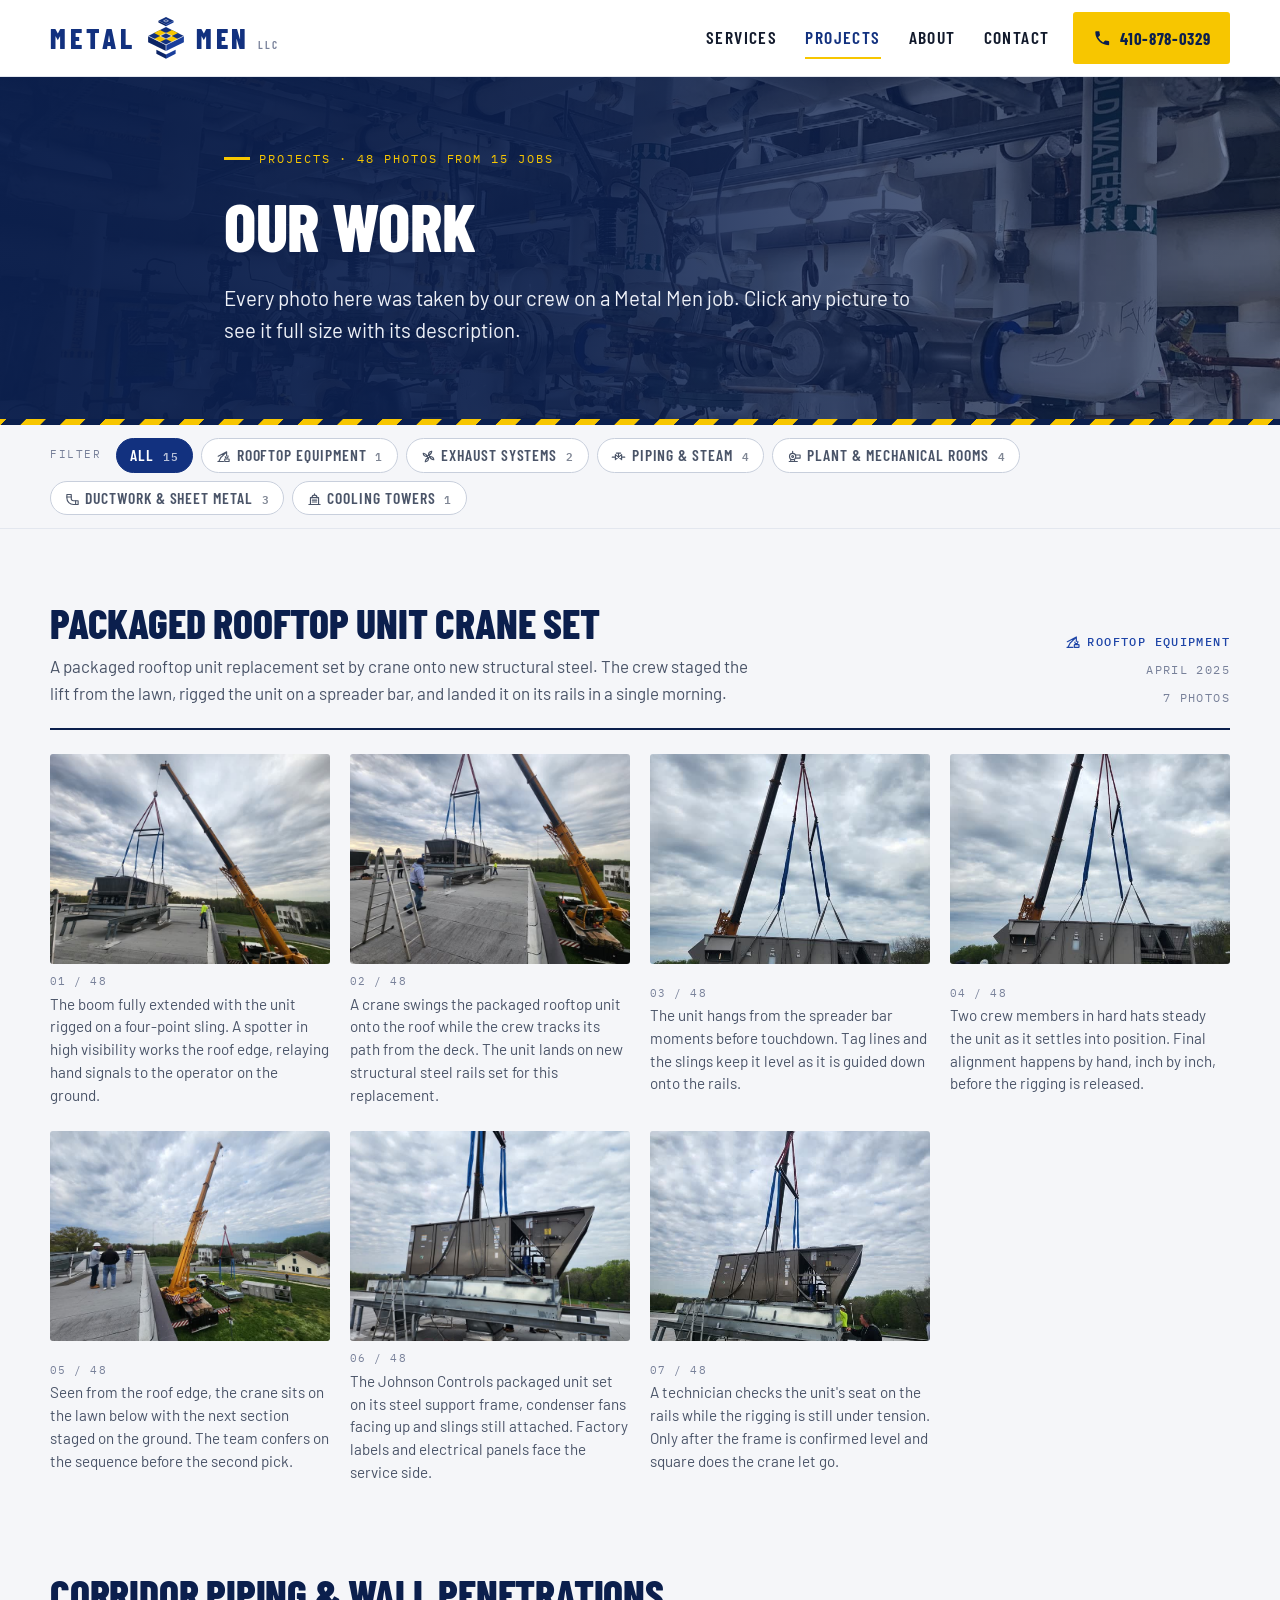
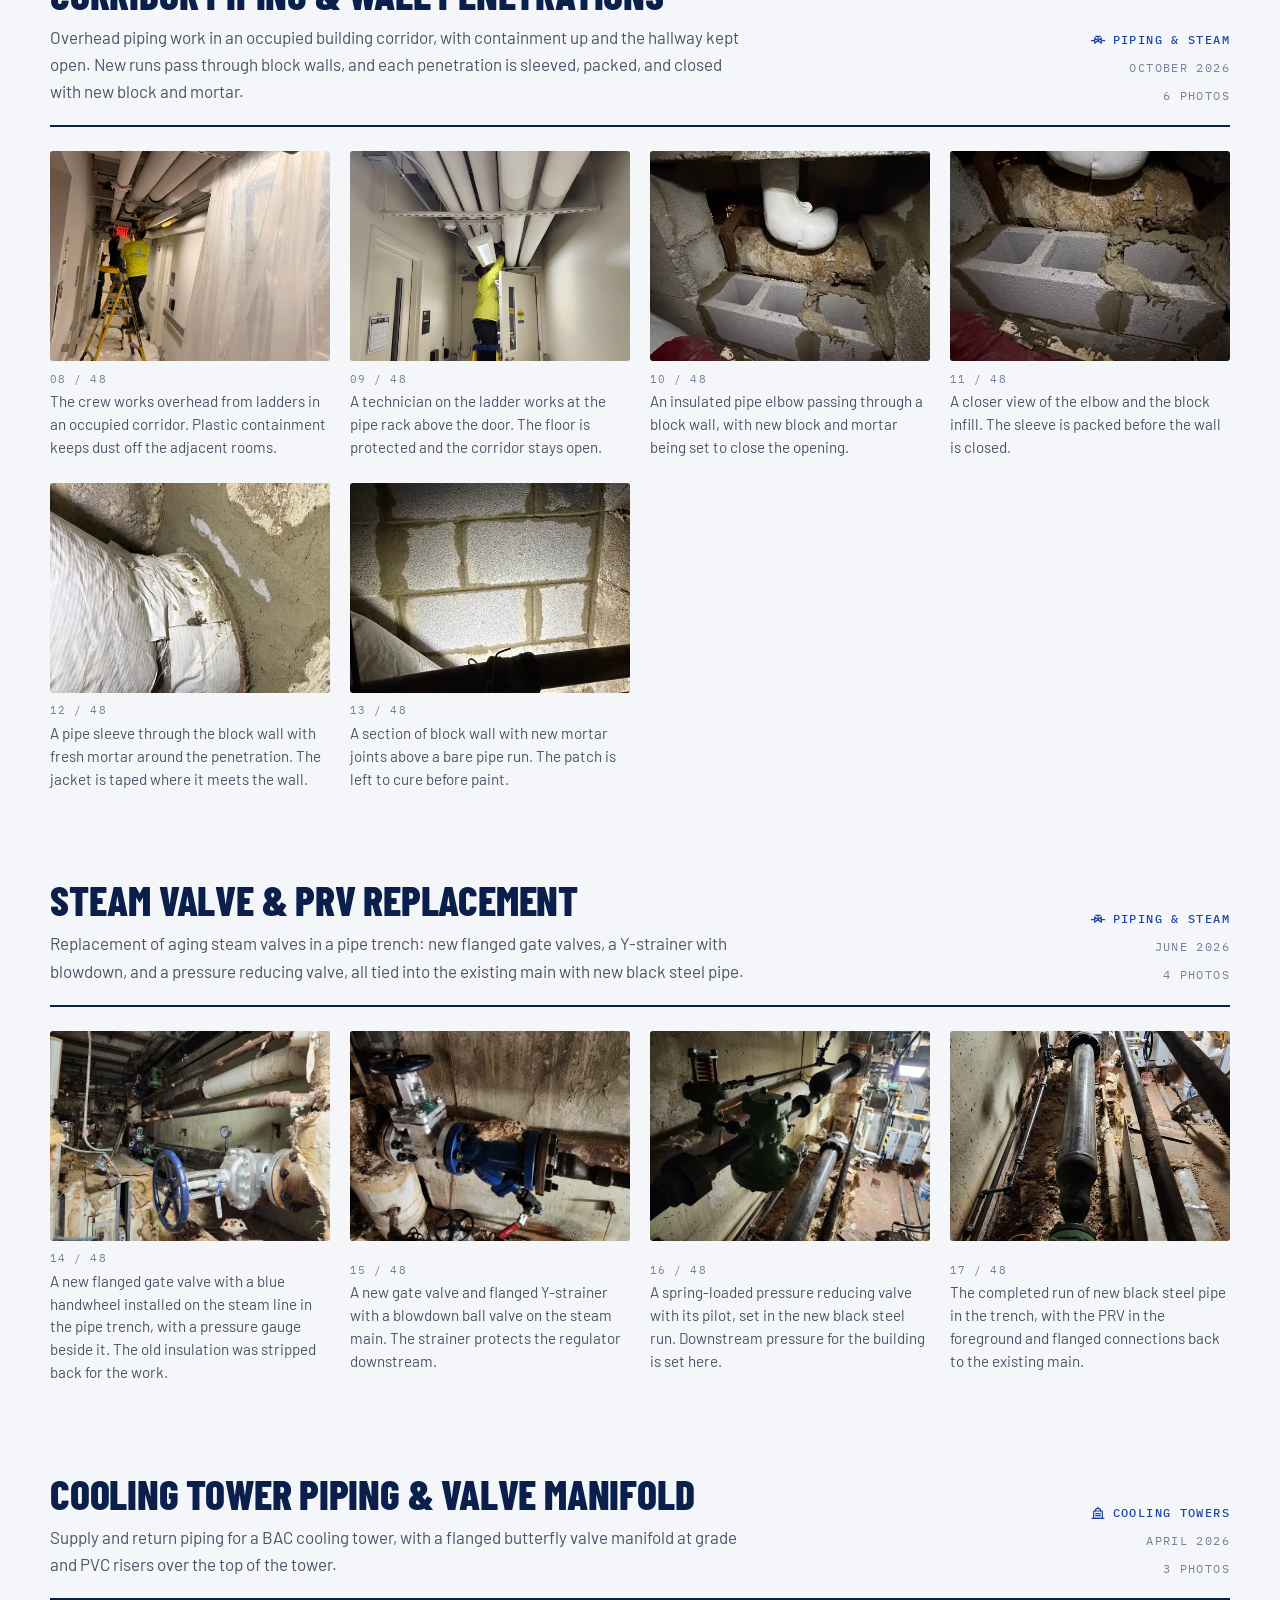
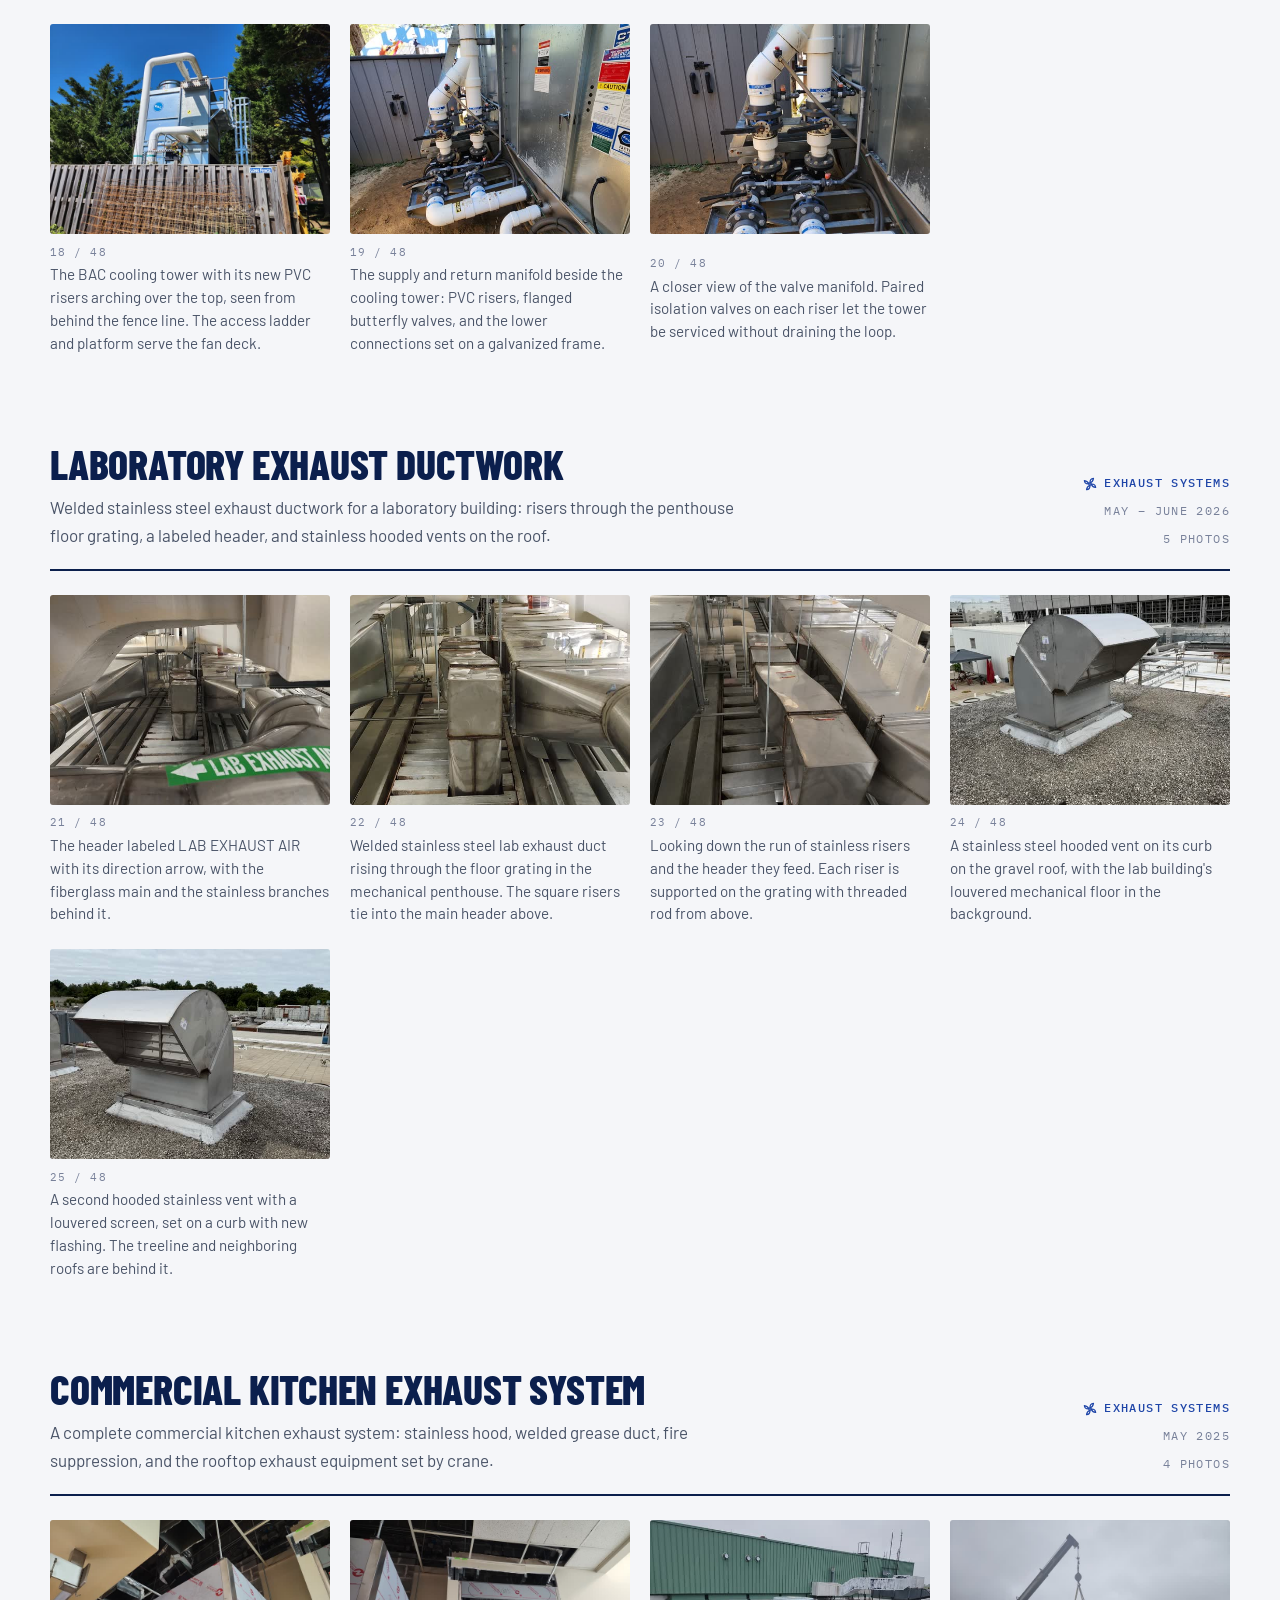
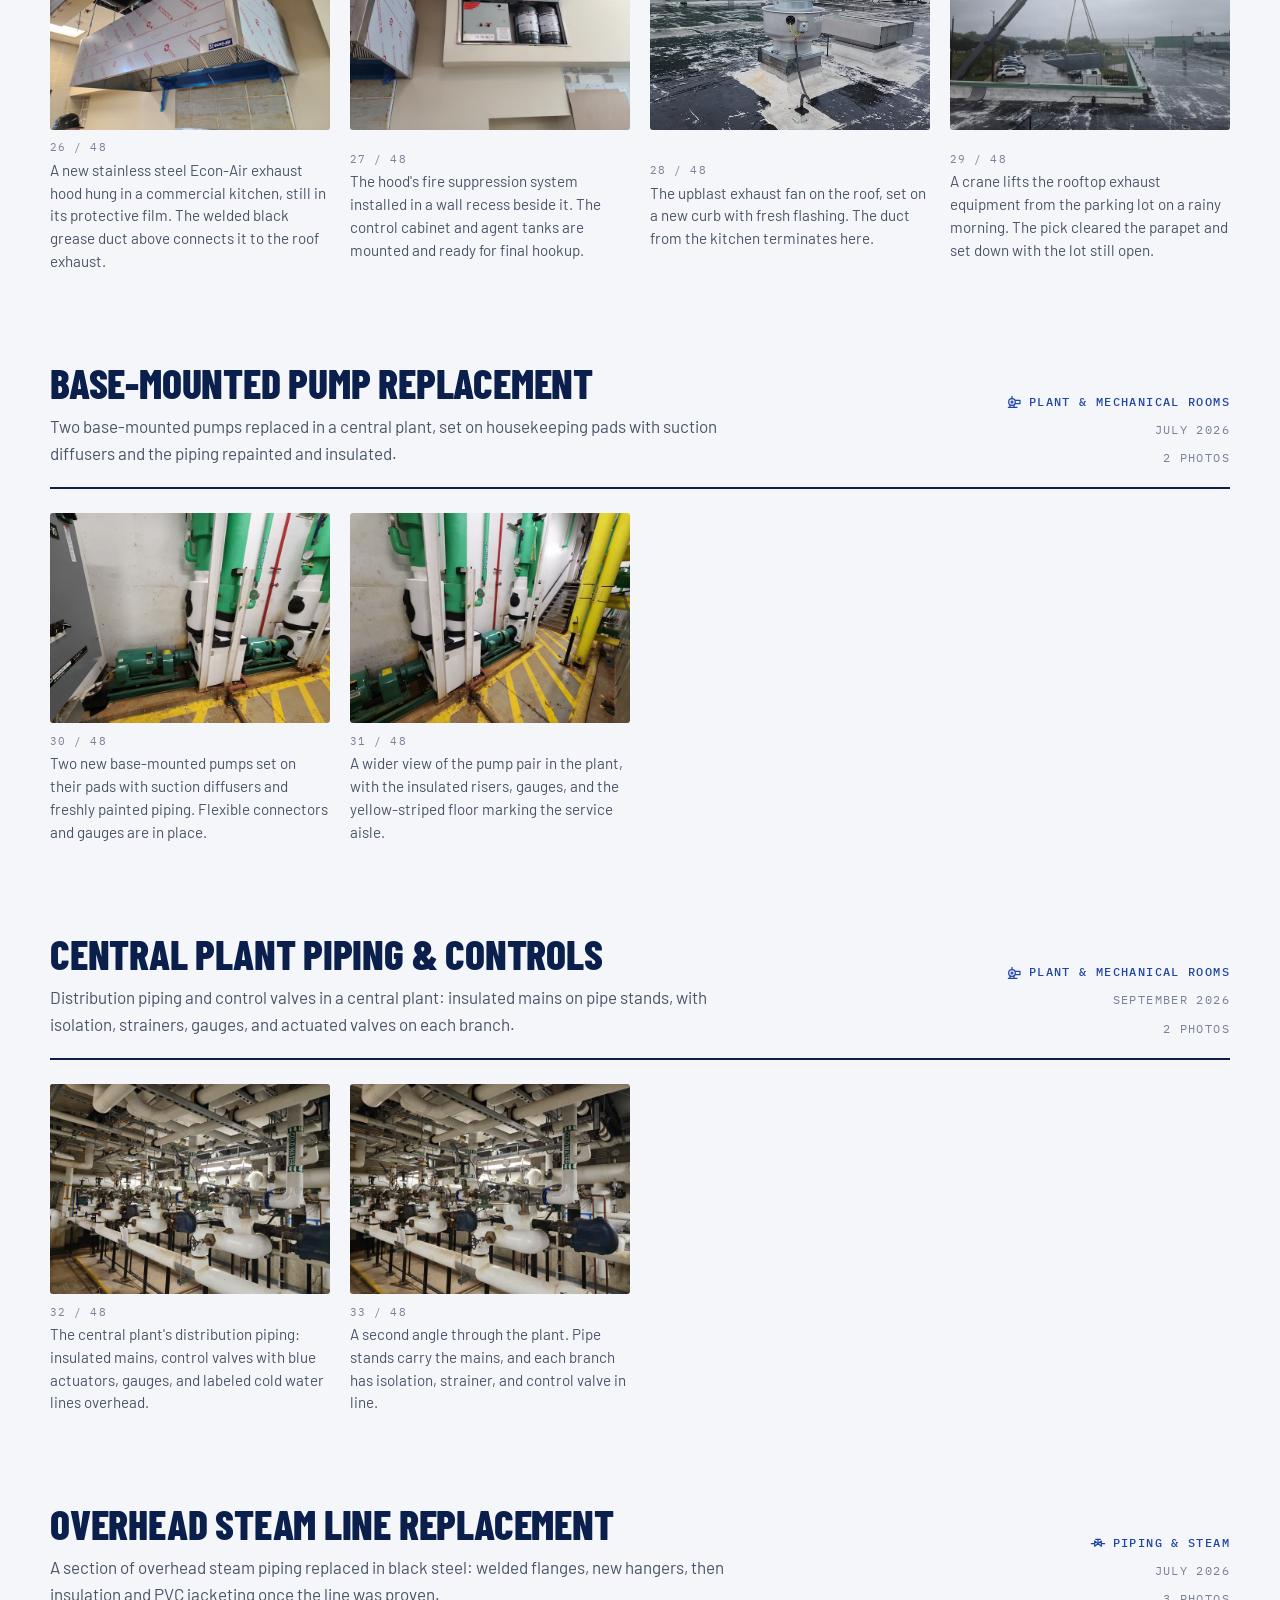
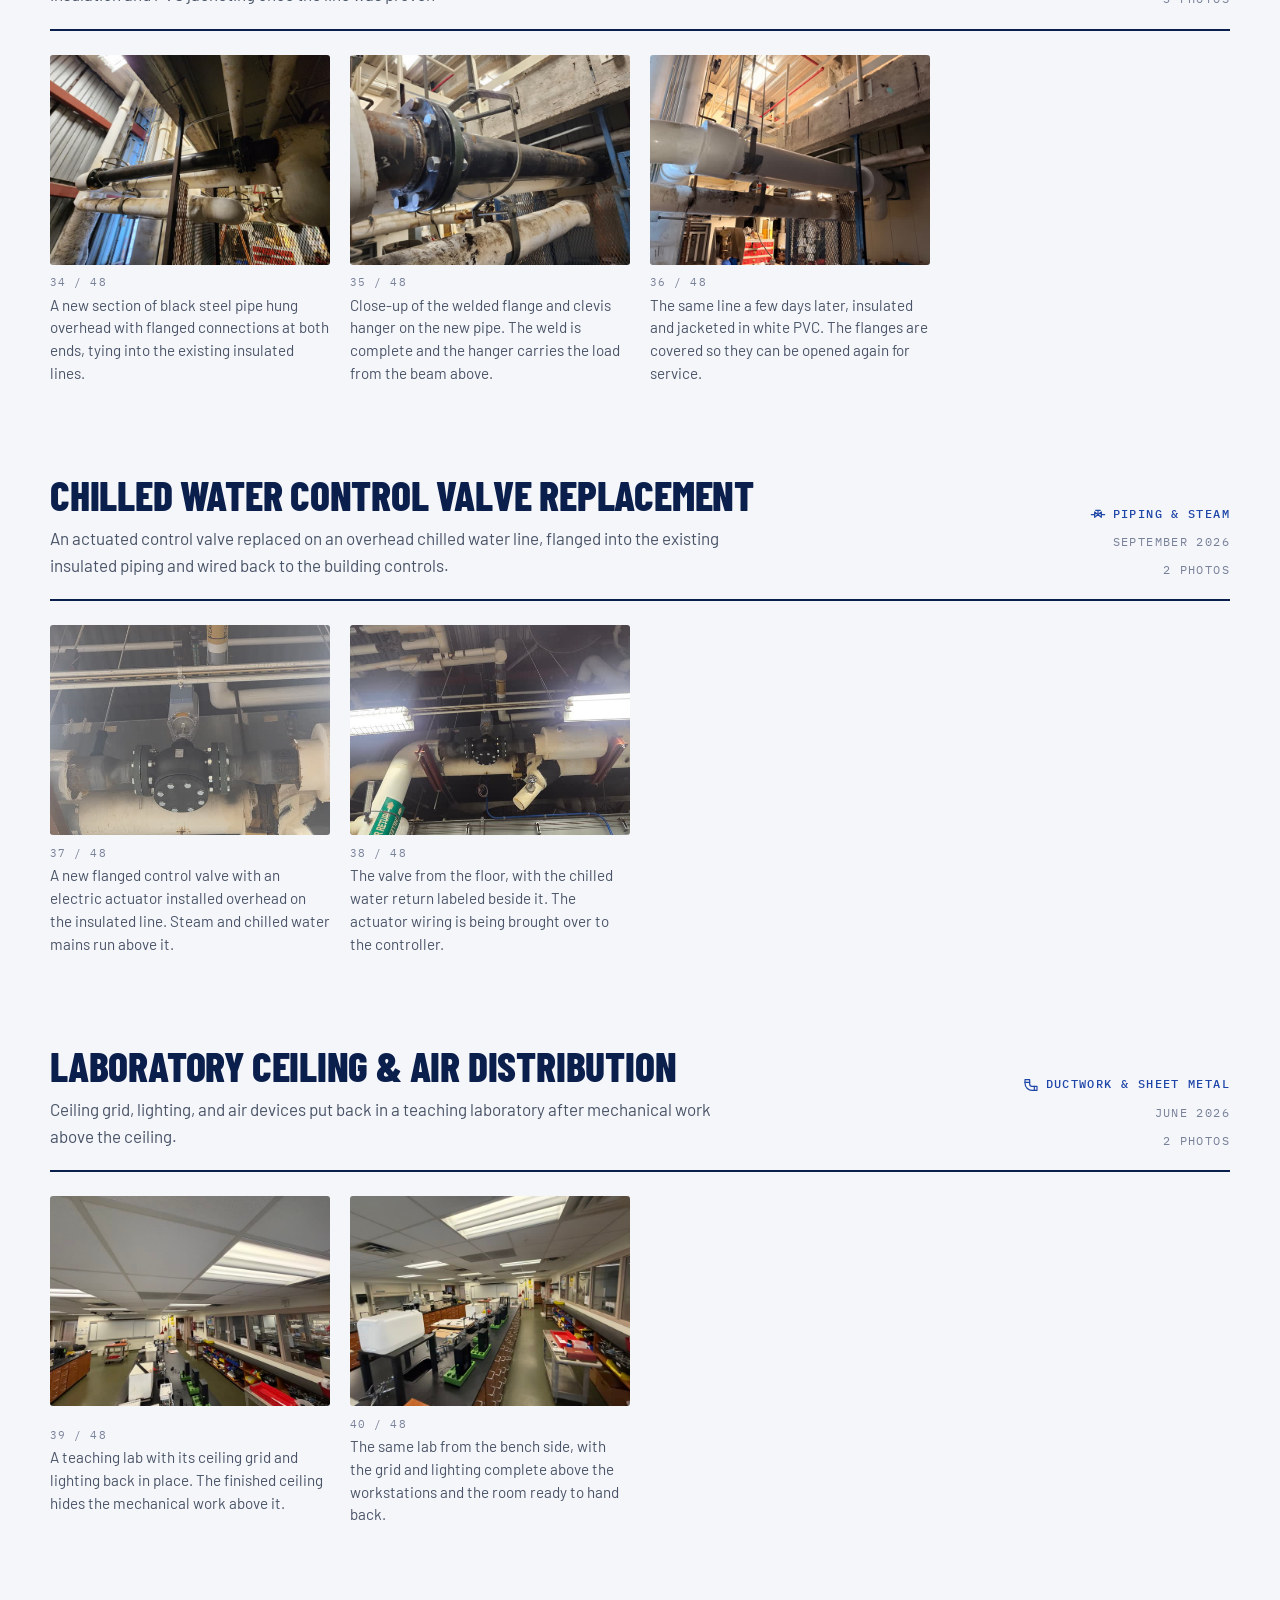
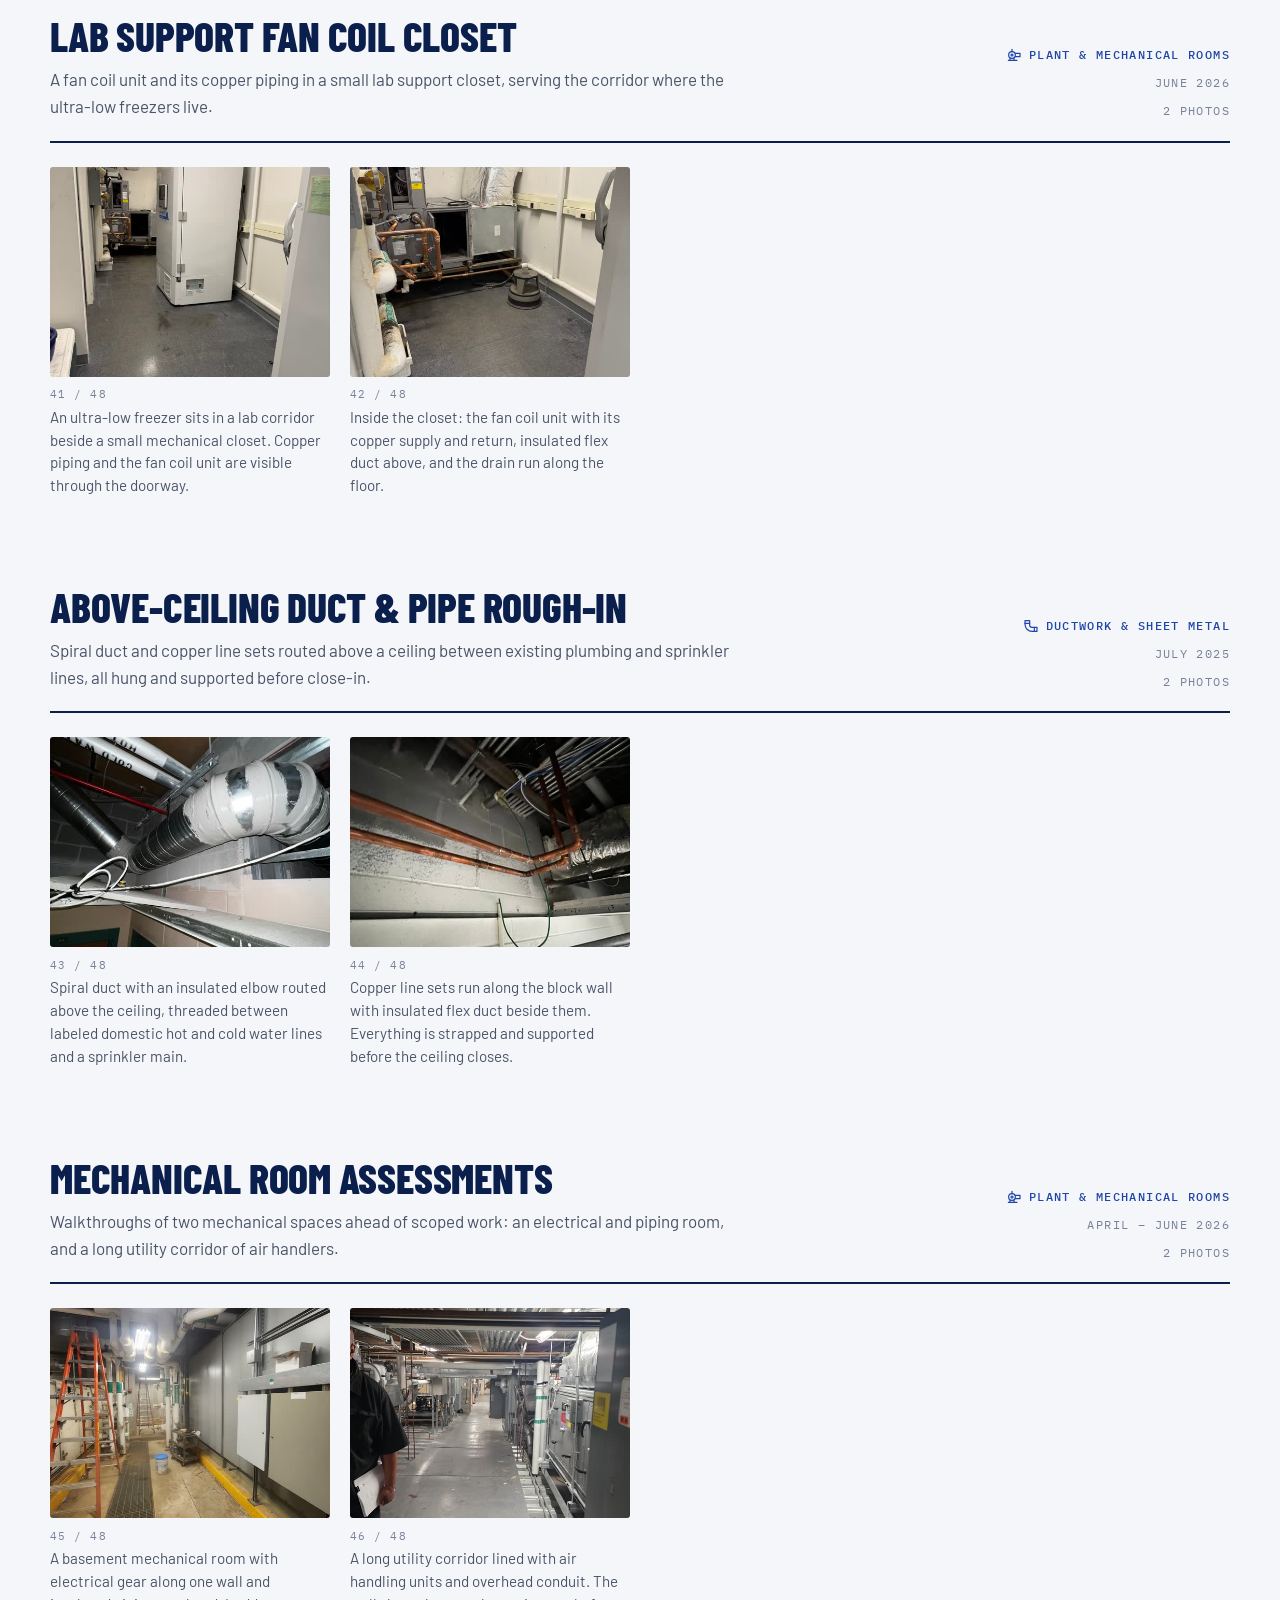
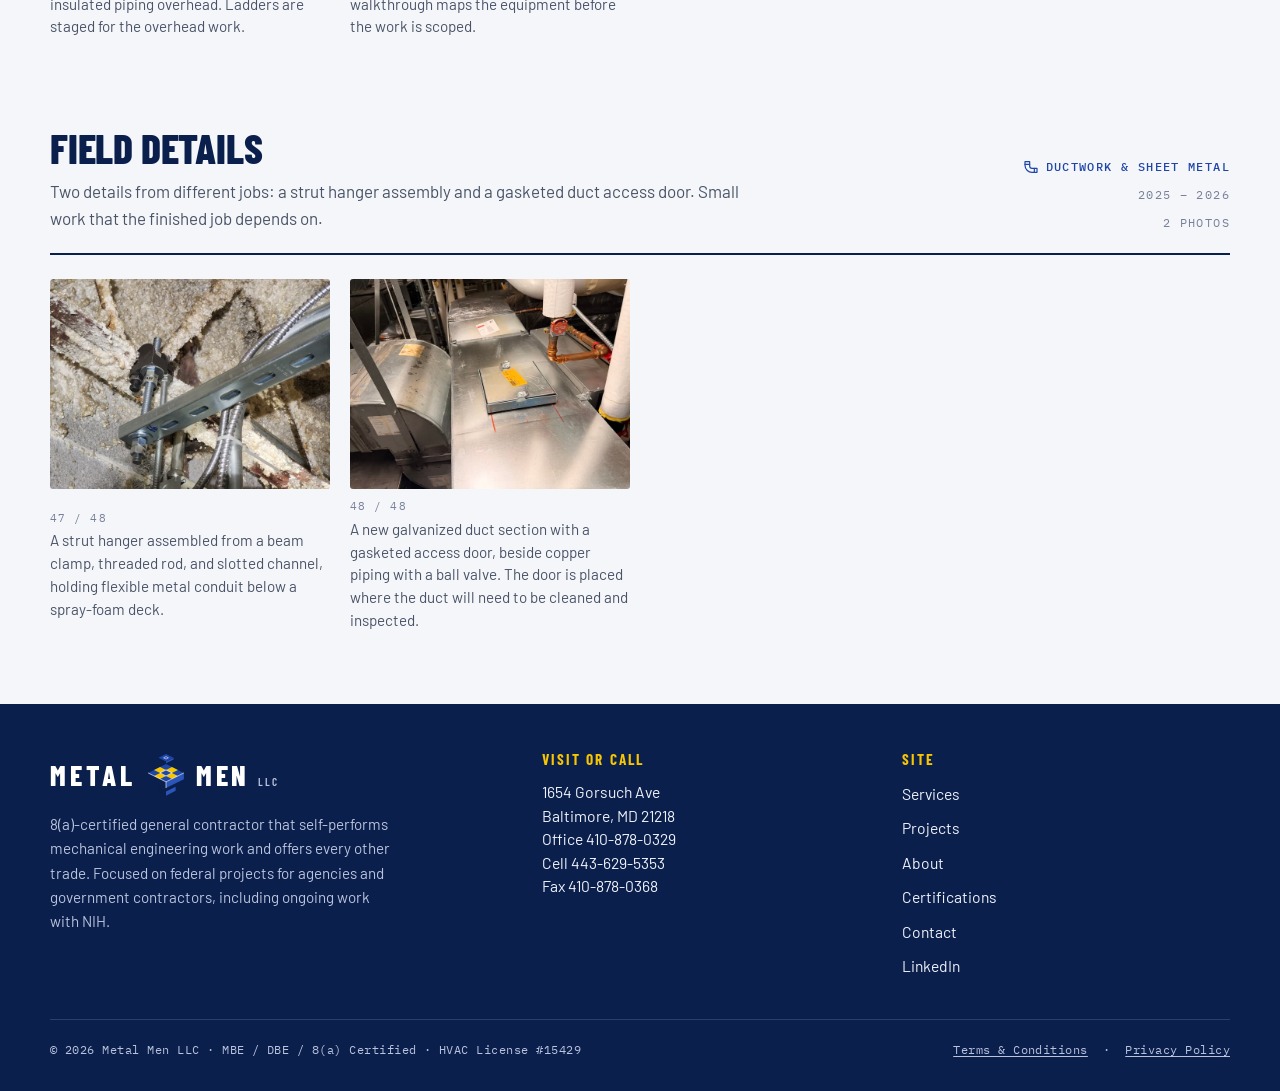
<file: projects.html>
<!doctype html>
<html lang="en">
<head>
<meta charset="utf-8">
<meta name="viewport" content="width=device-width, initial-scale=1, viewport-fit=cover">
<title>Projects | Metal Men LLC</title>
<meta name="description" content="48 photos from 15 Metal Men LLC jobs: rooftop unit crane sets, steam and chilled water piping, lab and kitchen exhaust, cooling towers, and central plant work.">
<link rel="canonical" href="https://metalmenllc.com/projects.html">
<meta property="og:title" content="Projects | Metal Men LLC">
<meta property="og:description" content="48 photos from 15 Metal Men LLC jobs: rooftop unit crane sets, steam and chilled water piping, lab and kitchen exhaust, cooling towers, and central plant work.">
<meta property="og:type" content="website">
<meta property="og:site_name" content="Metal Men LLC">
<meta property="og:url" content="https://metalmenllc.com/projects.html">
<meta name="twitter:card" content="summary_large_image">
<meta property="og:image" content="https://metalmenllc.com/img/hero-crane.jpg">
<meta name="theme-color" content="#12317F">
<link rel="icon" href="img/favicon-48.png" sizes="48x48" type="image/png">
<link rel="icon" href="img/favicon.svg" type="image/svg+xml">
<link rel="apple-touch-icon" href="img/apple-touch-icon.png">
<link rel="preconnect" href="https://fonts.googleapis.com">
<link rel="preconnect" href="https://fonts.gstatic.com" crossorigin>
<link rel="stylesheet" href="https://fonts.googleapis.com/css2?family=Barlow+Condensed:wght@600;700;800&family=Barlow:wght@400;500;600&family=IBM+Plex+Mono:wght@400;500&display=swap">
<link rel="stylesheet" href="css/site.css?v=00308859">
<script>document.documentElement.classList.add("js");</script>
<script type="application/ld+json">
{
  "@context": "https://schema.org",
  "@type": "WebSite",
  "name": "Metal Men LLC",
  "alternateName": ["Metal Men", "MetalMen LLC"],
  "url": "https://metalmenllc.com/"
}
</script>
<script type="application/ld+json">
{
  "@context": "https://schema.org",
  "@type": ["GeneralContractor", "HVACBusiness"],
  "@id": "https://metalmenllc.com/#business",
  "name": "Metal Men LLC",
  "legalName": "Metal Men LLC",
  "alternateName": ["Metal Men", "MetalMen LLC"],
  "logo": "https://metalmenllc.com/img/icon-512.png",
  "description": "8(a)-certified general contractor in Baltimore, Maryland that self-performs mechanical engineering work (HVAC, sheet metal, and mechanical piping) and offers every other trade. Focused on federal projects for agencies and government contractors, with ongoing work for the National Institutes of Health.",
  "url": "https://metalmenllc.com/",
  "telephone": "+1-410-878-0329",
  "faxNumber": "+1-410-878-0368",
  "email": "artie@metalmenllc.net",
  "image": "https://metalmenllc.com/img/hero-crane.jpg",
  "address": {
    "@type": "PostalAddress",
    "streetAddress": "1654 Gorsuch Ave",
    "addressLocality": "Baltimore",
    "addressRegion": "MD",
    "postalCode": "21218",
    "addressCountry": "US"
  },
  "areaServed": "Baltimore, Maryland and the Mid-Atlantic",
  "founder": { "@type": "Person", "name": "Artie Robinson-EL", "jobTitle": "President" },
  "naics": "236220",
  "sameAs": [
    "https://www.facebook.com/p/Metal-Men-LLC-100068227604298/",
    "https://www.bbb.org/us/md/baltimore/profile/heating-and-air-conditioning/metal-men-llc-0011-90233522",
    "https://network.procore.com/p/metal-men-llc-baltimore"
  ]
}
</script>
</head>
<body>

<svg width="0" height="0" style="position:absolute" aria-hidden="true" focusable="false">
  <symbol id="mm-mark" viewBox="0 0 64 66">
    <polygon points="18,50 32,57 32,63 18,56" fill="var(--mk-dark)"/>
    <polygon points="32,57 46,50 46,56 32,63" fill="var(--mk-mid)"/>
    <polygon points="6,30 32,43 32,52 6,39" fill="var(--mk-dark)"/>
    <polygon points="32,43 58,30 58,39 32,52" fill="var(--mk-mid)"/>
    <polygon points="32,17 58,30 32,43 6,30" fill="var(--mk-top)"/>
    <polygon points="14.667,25.667 23.333,21.333 49.333,34.333 40.667,38.667" fill="var(--mk-gold)"/>
    <polygon points="14.667,34.333 40.667,21.333 49.333,25.667 23.333,38.667" fill="var(--mk-gold)"/>
    <polygon points="23.333,30 32,25.667 40.667,30 32,34.333" fill="var(--mk-top)" stroke="var(--mk-line)" stroke-width="0.9" stroke-linejoin="round"/>
    <polyline points="6,30 32,43 58,30" fill="none" stroke="var(--mk-line)" stroke-width="0.9" stroke-linejoin="round"/>
    <line x1="32" y1="43" x2="32" y2="52" stroke="var(--mk-line)" stroke-width="0.9"/>
    <g class="mk-tile">
      <polygon points="21,8 32,13.5 32,16 21,10.5" fill="var(--mk-dark)"/>
      <polygon points="32,13.5 43,8 43,10.5 32,16" fill="var(--mk-mid)"/>
      <polygon points="32,2.5 43,8 32,13.5 21,8" fill="var(--mk-top)"/>
      <polygon points="28.5,8 32,6.25 35.5,8 32,9.75" fill="none" stroke="var(--mk-line)" stroke-width="0.8" stroke-linejoin="round"/>
    </g>
  </symbol>

  <!-- utility icons: 24px grid, 1.8px stroke -->
  <symbol id="i-phone" viewBox="0 0 24 24"><path fill="currentColor" d="M6.6 10.8a15.1 15.1 0 0 0 6.6 6.6l2.2-2.2a1 1 0 0 1 1-.25 11.4 11.4 0 0 0 3.6.57 1 1 0 0 1 1 1V20a1 1 0 0 1-1 1A17 17 0 0 1 3 4a1 1 0 0 1 1-1h3.5a1 1 0 0 1 1 1 11.4 11.4 0 0 0 .57 3.6 1 1 0 0 1-.25 1z"/></symbol>
  <symbol id="i-mail" viewBox="0 0 24 24"><path fill="none" stroke="currentColor" stroke-width="1.8" stroke-linejoin="round" d="M3 6h18v12H3z"/><path fill="none" stroke="currentColor" stroke-width="1.8" stroke-linejoin="round" d="m3 7 9 6 9-6"/></symbol>
  <symbol id="i-linkedin" viewBox="0 0 24 24"><path fill="currentColor" d="M4.98 3.5A2.5 2.5 0 1 1 5 8.5a2.5 2.5 0 0 1-.02-5zM3 9h4v12H3zm7 0h3.8v1.7h.05c.53-1 1.83-2 3.77-2 4 0 4.78 2.6 4.78 6V21h-4v-5.5c0-1.3 0-3-1.85-3s-2.13 1.4-2.13 2.9V21h-4z"/></symbol>
  <symbol id="i-pin" viewBox="0 0 24 24"><path fill="none" stroke="currentColor" stroke-width="1.8" stroke-linejoin="round" d="M12 21s-6.5-6.2-6.5-11A6.5 6.5 0 0 1 19 10c0 4.8-7 11-7 11z"/><circle cx="12" cy="10" r="2.5" fill="none" stroke="currentColor" stroke-width="1.8"/></symbol>
  <symbol id="i-directions" viewBox="0 0 24 24"><path fill="none" stroke="currentColor" stroke-width="1.8" stroke-linejoin="round" d="m12 2.5 9.5 9.5-9.5 9.5L2.5 12z"/><path fill="none" stroke="currentColor" stroke-width="1.8" stroke-linecap="round" stroke-linejoin="round" d="M9 14v-2.5h5M12.5 9.5l2 2-2 2"/></symbol>
  <symbol id="i-close" viewBox="0 0 24 24"><path fill="none" stroke="currentColor" stroke-width="2.2" stroke-linecap="round" d="M6 6l12 12M18 6 6 18"/></symbol>
  <symbol id="i-prev" viewBox="0 0 24 24"><path fill="none" stroke="currentColor" stroke-width="2.2" stroke-linecap="round" stroke-linejoin="round" d="m14.5 6-6 6 6 6"/></symbol>
  <symbol id="i-next" viewBox="0 0 24 24"><path fill="none" stroke="currentColor" stroke-width="2.2" stroke-linecap="round" stroke-linejoin="round" d="m9.5 6 6 6-6 6"/></symbol>
  <symbol id="i-arrow" viewBox="0 0 24 24"><path fill="none" stroke="currentColor" stroke-width="2.2" stroke-linecap="round" stroke-linejoin="round" d="M4 12h15M13 6l6 6-6 6"/></symbol>
  <symbol id="i-up" viewBox="0 0 24 24"><path fill="none" stroke="currentColor" stroke-width="2.2" stroke-linecap="round" stroke-linejoin="round" d="M12 19V5M6 11l6-6 6 6"/></symbol>
  <symbol id="i-zoom" viewBox="0 0 24 24"><circle cx="11" cy="11" r="6.5" fill="none" stroke="currentColor" stroke-width="2"/><path fill="none" stroke="currentColor" stroke-width="2" stroke-linecap="round" d="m16 16 4.5 4.5M8.5 11h5M11 8.5v5"/></symbol>

  <!-- credential icons -->
  <symbol id="i-shield" viewBox="0 0 24 24"><path fill="none" stroke="currentColor" stroke-width="1.8" stroke-linejoin="round" d="M12 2.8 19 5.6v5.2c0 4.7-3 8.3-7 10.4-4-2.1-7-5.7-7-10.4V5.6z"/><path fill="none" stroke="currentColor" stroke-width="1.8" stroke-linecap="round" stroke-linejoin="round" d="m8.7 12 2.3 2.3 4.5-4.6"/></symbol>
  <symbol id="i-medal" viewBox="0 0 24 24"><circle cx="12" cy="15" r="4.5" fill="none" stroke="currentColor" stroke-width="1.8"/><path fill="none" stroke="currentColor" stroke-width="1.8" stroke-linecap="round" stroke-linejoin="round" d="m9.2 11.2-2.4-8h4.6L12 6l.6-2.8h4.6l-2.4 8"/><path fill="none" stroke="currentColor" stroke-width="1.8" stroke-linecap="round" stroke-linejoin="round" d="m10.6 15 1 1 1.9-2"/></symbol>
  <symbol id="i-license" viewBox="0 0 24 24"><rect x="3" y="5" width="18" height="14" rx="1.5" fill="none" stroke="currentColor" stroke-width="1.8"/><circle cx="8.5" cy="11" r="2.2" fill="none" stroke="currentColor" stroke-width="1.8"/><path fill="none" stroke="currentColor" stroke-width="1.8" stroke-linecap="round" d="M13.5 10h4.5M13.5 13.5H18M5.5 16.5c.7-1.5 1.8-2.2 3-2.2s2.3.7 3 2.2"/></symbol>
  <symbol id="i-capitol" viewBox="0 0 24 24"><path fill="none" stroke="currentColor" stroke-width="1.8" stroke-linejoin="round" d="M3 9.5 12 4l9 5.5z"/><path fill="none" stroke="currentColor" stroke-width="1.8" stroke-linecap="round" d="M5.5 12v6M10 12v6M14 12v6M18.5 12v6M3 20.5h18"/></symbol>
  <symbol id="i-years" viewBox="0 0 24 24"><circle cx="12" cy="12" r="9" fill="none" stroke="currentColor" stroke-width="1.8"/><path fill="none" stroke="currentColor" stroke-width="1.8" stroke-linecap="round" d="M12 7v5l3.5 2"/></symbol>

  <!-- trade icons -->
  <symbol id="i-rtu" viewBox="0 0 24 24"><rect x="2.5" y="7.5" width="19" height="11" rx="1" fill="none" stroke="currentColor" stroke-width="1.8"/><circle cx="8.5" cy="13" r="3.2" fill="none" stroke="currentColor" stroke-width="1.8"/><path fill="none" stroke="currentColor" stroke-width="1.8" stroke-linecap="round" d="M8.5 9.8v6.4M5.3 13h6.4M15 10.5h3.5M15 13h3.5M15 15.5h3.5M6 7.5V5h12v2.5M6 18.5V21M18 18.5V21"/></symbol>
  <symbol id="i-duct" viewBox="0 0 24 24"><path fill="none" stroke="currentColor" stroke-width="1.8" stroke-linejoin="round" d="M3 4h7v6.5a3.5 3.5 0 0 0 3.5 3.5H21v6h-7.5A10.5 10.5 0 0 1 3 9.5z"/><path fill="none" stroke="currentColor" stroke-width="1.8" stroke-linecap="round" d="M3 8h7M17 14v6"/></symbol>
  <symbol id="i-valve" viewBox="0 0 24 24"><path fill="none" stroke="currentColor" stroke-width="1.8" stroke-linejoin="round" d="M7 9v8l10-8v8z"/><path fill="none" stroke="currentColor" stroke-width="1.8" stroke-linecap="round" d="M2 13h5M17 13h5M12 13V7M8.5 6.5h7"/></symbol>
  <symbol id="i-hardhat" viewBox="0 0 24 24"><path fill="none" stroke="currentColor" stroke-width="1.8" stroke-linejoin="round" d="M4.5 16a7.5 7.5 0 0 1 15 0"/><path fill="none" stroke="currentColor" stroke-width="1.8" stroke-linecap="round" d="M2.5 16h19M12 8.5V5M9 10V7.2M15 10V7.2M4.5 16v2h15v-2"/></symbol>
  <symbol id="i-crane" viewBox="0 0 24 24"><path fill="none" stroke="currentColor" stroke-width="1.8" stroke-linecap="round" stroke-linejoin="round" d="M3 20h9M4.5 20l3.5-7M3.5 11.5 17 4.5M17 4.5V11M14.8 12.2a2.2 2.2 0 1 0 4.4 0V11M8.5 13l7-7"/><rect x="14" y="16" width="7" height="4" rx=".5" fill="none" stroke="currentColor" stroke-width="1.8"/></symbol>
  <symbol id="i-fan" viewBox="0 0 24 24"><circle cx="12" cy="12" r="1.8" fill="none" stroke="currentColor" stroke-width="1.8"/><path fill="none" stroke="currentColor" stroke-width="1.8" stroke-linejoin="round" d="M12 10.2c-.2-4 1.5-6.4 5.2-6.7-.4 3.4-2 5.7-5.2 6.7zM13.8 12c4-.2 6.4 1.5 6.7 5.2-3.4-.4-5.7-2-6.7-5.2zM12 13.8c.2 4-1.5 6.4-5.2 6.7.4-3.4 2-5.7 5.2-6.7zM10.2 12c-4 .2-6.4-1.5-6.7-5.2 3.4.4 5.7 2 6.7 5.2z"/></symbol>
  <symbol id="i-pump" viewBox="0 0 24 24"><circle cx="9" cy="12" r="5" fill="none" stroke="currentColor" stroke-width="1.8"/><circle cx="9" cy="12" r="1.5" fill="none" stroke="currentColor" stroke-width="1.8"/><path fill="none" stroke="currentColor" stroke-width="1.8" stroke-linecap="round" stroke-linejoin="round" d="M14 9.5h7v5h-7M9 7V3.5M3.5 20h13M6 17v3M12 17v3"/></symbol>
  <symbol id="i-tower" viewBox="0 0 24 24"><path fill="none" stroke="currentColor" stroke-width="1.8" stroke-linejoin="round" d="M5.5 20V9h13v11z"/><path fill="none" stroke="currentColor" stroke-width="1.8" stroke-linecap="round" d="M8 9a4 4 0 0 1 8 0M12 5V3M8.5 13h7M8.5 16h7M3 20h18"/></symbol>
  <symbol id="i-clipboard" viewBox="0 0 24 24"><rect x="5" y="4.5" width="14" height="17" rx="1.5" fill="none" stroke="currentColor" stroke-width="1.8"/><path fill="none" stroke="currentColor" stroke-width="1.8" stroke-linecap="round" stroke-linejoin="round" d="M9 4.5V3h6v1.5M9 11h6M9 15h4"/></symbol>
  <symbol id="i-document" viewBox="0 0 24 24"><path fill="none" stroke="currentColor" stroke-width="1.8" stroke-linejoin="round" d="M6 3h8l5 5v13H6z"/><path fill="none" stroke="currentColor" stroke-width="1.8" stroke-linecap="round" stroke-linejoin="round" d="M14 3v5h5M9 12h6M9 16h6"/></symbol>
  <symbol id="i-check-circle" viewBox="0 0 24 24"><circle cx="12" cy="12" r="9" fill="none" stroke="currentColor" stroke-width="1.8"/><path fill="none" stroke="currentColor" stroke-width="1.8" stroke-linecap="round" stroke-linejoin="round" d="m8 12.5 2.5 2.5 5.5-6"/></symbol>
</svg>
<a class="visually-hidden" href="#main">Skip to content</a>
<header class="site-header" id="site-header">
  <div class="wrap header-inner">
    <a class="brand" href="index.html" aria-label="Metal Men LLC, home">
      <span class="brand-word">Metal</span>
      <svg class="brand-mark" aria-hidden="true"><use href="#mm-mark"/></svg>
      <span class="brand-word">Men <span class="brand-llc">LLC</span></span>
    </a>
    <nav class="nav" id="nav" aria-label="Main">
      <a href="index.html#services">Services</a>
      <a href="projects.html" aria-current="page">Projects</a>
      <a href="index.html#about">About</a>
      <a href="index.html#contact">Contact</a>
    </nav>
    <a class="btn btn-gold btn-call" href="tel:+14108780329" aria-label="Call 410-878-0329">
      <svg aria-hidden="true"><use href="#i-phone"/></svg><span>410-878-0329</span>
    </a>
    <button class="nav-toggle" type="button" aria-expanded="false" aria-controls="nav">Menu</button>
  </div>
</header>

<main id="main">
  <section class="page-hero" aria-labelledby="projects-title">
    <div class="hero-media"><img src="img/plant.jpg" alt="" aria-hidden="true"></div>
    <div class="wrap hero-inner">
      <span class="eyebrow">Projects &middot; 48 photos from 15 jobs</span>
      <h1 id="projects-title">Our work</h1>
      <p class="lede">Every photo here was taken by our crew on a Metal Men job. Click any picture to see it full size with its description.</p>
    </div>
  </section>
  <div class="stripe" aria-hidden="true"></div>
  <div class="filters">
    <div class="wrap filter-row" role="group" aria-label="Filter projects by type">
      <span class="label">Filter</span>
      <button class="chip" type="button" data-filter="all" aria-pressed="true">All <span class="count">15</span></button>
      <button class="chip" type="button" data-filter="Rooftop Equipment" aria-pressed="false"><svg aria-hidden="true"><use href="#i-crane"/></svg>Rooftop Equipment <span class="count">1</span></button>
      <button class="chip" type="button" data-filter="Exhaust Systems" aria-pressed="false"><svg aria-hidden="true"><use href="#i-fan"/></svg>Exhaust Systems <span class="count">2</span></button>
      <button class="chip" type="button" data-filter="Piping &amp; Steam" aria-pressed="false"><svg aria-hidden="true"><use href="#i-valve"/></svg>Piping &amp; Steam <span class="count">4</span></button>
      <button class="chip" type="button" data-filter="Plant &amp; Mechanical Rooms" aria-pressed="false"><svg aria-hidden="true"><use href="#i-pump"/></svg>Plant &amp; Mechanical Rooms <span class="count">4</span></button>
      <button class="chip" type="button" data-filter="Ductwork &amp; Sheet Metal" aria-pressed="false"><svg aria-hidden="true"><use href="#i-duct"/></svg>Ductwork &amp; Sheet Metal <span class="count">3</span></button>
      <button class="chip" type="button" data-filter="Cooling Towers" aria-pressed="false"><svg aria-hidden="true"><use href="#i-tower"/></svg>Cooling Towers <span class="count">1</span></button>
    </div>
  </div>
  <div class="wrap projects-list">
    <section class="project" id="rtu-crane-set" data-category="Rooftop Equipment" aria-labelledby="t-rtu-crane-set">
      <div class="project-head" data-reveal>
        <div>
          <h2 id="t-rtu-crane-set">Packaged Rooftop Unit Crane Set</h2>
          <p>A packaged rooftop unit replacement set by crane onto new structural steel. The crew staged the lift from the lawn, rigged the unit on a spreader bar, and landed it on its rails in a single morning.</p>
        </div>
        <div class="project-meta"><b class="project-cat"><svg aria-hidden="true"><use href="#i-crane"/></svg>Rooftop Equipment</b><span>April 2025</span><span>7 photos</span></div>
      </div>
      <div class="photo-grid" data-reveal="children">
        <figure class="photo">
          <button type="button" data-full="img/photos/02.jpg" data-caption="The boom fully extended with the unit rigged on a four-point sling. A spotter in high visibility works the roof edge, relaying hand signals to the operator on the ground." data-title="Packaged Rooftop Unit Crane Set" aria-label="Open photo: Crane boom extended over a flat roof with a rooftop unit suspended on slings">
            <img src="img/thumbs/02.jpg" srcset="img/thumbs/02.jpg 720w, img/photos/02.jpg 1800w" sizes="(max-width: 640px) 100vw, (max-width: 1024px) 50vw, 380px" alt="Crane boom extended over a flat roof with a rooftop unit suspended on slings" loading="lazy" decoding="async">
            <span class="zoom" aria-hidden="true"><svg><use href="#i-zoom"/></svg></span>
          </button>
          <figcaption><span class="num">01 / 48</span>The boom fully extended with the unit rigged on a four-point sling. A spotter in high visibility works the roof edge, relaying hand signals to the operator on the ground.</figcaption>
        </figure>
        <figure class="photo">
          <button type="button" data-full="img/photos/01.jpg" data-caption="A crane swings the packaged rooftop unit onto the roof while the crew tracks its path from the deck. The unit lands on new structural steel rails set for this replacement." data-title="Packaged Rooftop Unit Crane Set" aria-label="Open photo: Crew on a roof deck watching a crane swing a rooftop unit toward steel rails">
            <img src="img/thumbs/01.jpg" srcset="img/thumbs/01.jpg 720w, img/photos/01.jpg 1800w" sizes="(max-width: 640px) 100vw, (max-width: 1024px) 50vw, 380px" alt="Crew on a roof deck watching a crane swing a rooftop unit toward steel rails" loading="lazy" decoding="async">
            <span class="zoom" aria-hidden="true"><svg><use href="#i-zoom"/></svg></span>
          </button>
          <figcaption><span class="num">02 / 48</span>A crane swings the packaged rooftop unit onto the roof while the crew tracks its path from the deck. The unit lands on new structural steel rails set for this replacement.</figcaption>
        </figure>
        <figure class="photo">
          <button type="button" data-full="img/photos/03.jpg" data-caption="The unit hangs from the spreader bar moments before touchdown. Tag lines and the slings keep it level as it is guided down onto the rails." data-title="Packaged Rooftop Unit Crane Set" aria-label="Open photo: Rooftop unit hanging from a spreader bar just above its rails">
            <img src="img/thumbs/03.jpg" srcset="img/thumbs/03.jpg 720w, img/photos/03.jpg 1800w" sizes="(max-width: 640px) 100vw, (max-width: 1024px) 50vw, 380px" alt="Rooftop unit hanging from a spreader bar just above its rails" loading="lazy" decoding="async">
            <span class="zoom" aria-hidden="true"><svg><use href="#i-zoom"/></svg></span>
          </button>
          <figcaption><span class="num">03 / 48</span>The unit hangs from the spreader bar moments before touchdown. Tag lines and the slings keep it level as it is guided down onto the rails.</figcaption>
        </figure>
        <figure class="photo">
          <button type="button" data-full="img/photos/04.jpg" data-caption="Two crew members in hard hats steady the unit as it settles into position. Final alignment happens by hand, inch by inch, before the rigging is released." data-title="Packaged Rooftop Unit Crane Set" aria-label="Open photo: Two crew members in hard hats steadying a rooftop unit as it settles into place">
            <img src="img/thumbs/04.jpg" srcset="img/thumbs/04.jpg 720w, img/photos/04.jpg 1800w" sizes="(max-width: 640px) 100vw, (max-width: 1024px) 50vw, 380px" alt="Two crew members in hard hats steadying a rooftop unit as it settles into place" loading="lazy" decoding="async">
            <span class="zoom" aria-hidden="true"><svg><use href="#i-zoom"/></svg></span>
          </button>
          <figcaption><span class="num">04 / 48</span>Two crew members in hard hats steady the unit as it settles into position. Final alignment happens by hand, inch by inch, before the rigging is released.</figcaption>
        </figure>
        <figure class="photo">
          <button type="button" data-full="img/photos/05.jpg" data-caption="Seen from the roof edge, the crane sits on the lawn below with the next section staged on the ground. The team confers on the sequence before the second pick." data-title="Packaged Rooftop Unit Crane Set" aria-label="Open photo: View from the roof edge of a crane set up on the lawn with equipment staged on the ground">
            <img src="img/thumbs/05.jpg" srcset="img/thumbs/05.jpg 720w, img/photos/05.jpg 1800w" sizes="(max-width: 640px) 100vw, (max-width: 1024px) 50vw, 380px" alt="View from the roof edge of a crane set up on the lawn with equipment staged on the ground" loading="lazy" decoding="async">
            <span class="zoom" aria-hidden="true"><svg><use href="#i-zoom"/></svg></span>
          </button>
          <figcaption><span class="num">05 / 48</span>Seen from the roof edge, the crane sits on the lawn below with the next section staged on the ground. The team confers on the sequence before the second pick.</figcaption>
        </figure>
        <figure class="photo">
          <button type="button" data-full="img/photos/06.jpg" data-caption="The Johnson Controls packaged unit set on its steel support frame, condenser fans facing up and slings still attached. Factory labels and electrical panels face the service side." data-title="Packaged Rooftop Unit Crane Set" aria-label="Open photo: Johnson Controls packaged unit set on a steel support frame with slings still attached">
            <img src="img/thumbs/06.jpg" srcset="img/thumbs/06.jpg 720w, img/photos/06.jpg 1800w" sizes="(max-width: 640px) 100vw, (max-width: 1024px) 50vw, 380px" alt="Johnson Controls packaged unit set on a steel support frame with slings still attached" loading="lazy" decoding="async">
            <span class="zoom" aria-hidden="true"><svg><use href="#i-zoom"/></svg></span>
          </button>
          <figcaption><span class="num">06 / 48</span>The Johnson Controls packaged unit set on its steel support frame, condenser fans facing up and slings still attached. Factory labels and electrical panels face the service side.</figcaption>
        </figure>
        <figure class="photo">
          <button type="button" data-full="img/photos/07.jpg" data-caption="A technician checks the unit&#x27;s seat on the rails while the rigging is still under tension. Only after the frame is confirmed level and square does the crane let go." data-title="Packaged Rooftop Unit Crane Set" aria-label="Open photo: Technician checking a rooftop unit&#x27;s seat on its rails while the rigging is still attached">
            <img src="img/thumbs/07.jpg" srcset="img/thumbs/07.jpg 720w, img/photos/07.jpg 1800w" sizes="(max-width: 640px) 100vw, (max-width: 1024px) 50vw, 380px" alt="Technician checking a rooftop unit&#x27;s seat on its rails while the rigging is still attached" loading="lazy" decoding="async">
            <span class="zoom" aria-hidden="true"><svg><use href="#i-zoom"/></svg></span>
          </button>
          <figcaption><span class="num">07 / 48</span>A technician checks the unit&#x27;s seat on the rails while the rigging is still under tension. Only after the frame is confirmed level and square does the crane let go.</figcaption>
        </figure>
      </div>
    </section>
    <section class="project" id="corridor-piping" data-category="Piping &amp; Steam" aria-labelledby="t-corridor-piping">
      <div class="project-head" data-reveal>
        <div>
          <h2 id="t-corridor-piping">Corridor Piping &amp; Wall Penetrations</h2>
          <p>Overhead piping work in an occupied building corridor, with containment up and the hallway kept open. New runs pass through block walls, and each penetration is sleeved, packed, and closed with new block and mortar.</p>
        </div>
        <div class="project-meta"><b class="project-cat"><svg aria-hidden="true"><use href="#i-valve"/></svg>Piping &amp; Steam</b><span>October 2026</span><span>6 photos</span></div>
      </div>
      <div class="photo-grid" data-reveal="children">
        <figure class="photo">
          <button type="button" data-full="img/photos/43.jpg" data-caption="The crew works overhead from ladders in an occupied corridor. Plastic containment keeps dust off the adjacent rooms." data-title="Corridor Piping &amp; Wall Penetrations" aria-label="Open photo: Crew on ladders working on overhead piping in a corridor with plastic containment hung">
            <img src="img/thumbs/43.jpg" srcset="img/thumbs/43.jpg 720w, img/photos/43.jpg 1800w" sizes="(max-width: 640px) 100vw, (max-width: 1024px) 50vw, 380px" alt="Crew on ladders working on overhead piping in a corridor with plastic containment hung" loading="lazy" decoding="async">
            <span class="zoom" aria-hidden="true"><svg><use href="#i-zoom"/></svg></span>
          </button>
          <figcaption><span class="num">08 / 48</span>The crew works overhead from ladders in an occupied corridor. Plastic containment keeps dust off the adjacent rooms.</figcaption>
        </figure>
        <figure class="photo">
          <button type="button" data-full="img/photos/44.jpg" data-caption="A technician on the ladder works at the pipe rack above the door. The floor is protected and the corridor stays open." data-title="Corridor Piping &amp; Wall Penetrations" aria-label="Open photo: Technician on a ladder working at the pipe rack above a corridor door">
            <img src="img/thumbs/44.jpg" srcset="img/thumbs/44.jpg 720w, img/photos/44.jpg 1800w" sizes="(max-width: 640px) 100vw, (max-width: 1024px) 50vw, 380px" alt="Technician on a ladder working at the pipe rack above a corridor door" loading="lazy" decoding="async">
            <span class="zoom" aria-hidden="true"><svg><use href="#i-zoom"/></svg></span>
          </button>
          <figcaption><span class="num">09 / 48</span>A technician on the ladder works at the pipe rack above the door. The floor is protected and the corridor stays open.</figcaption>
        </figure>
        <figure class="photo">
          <button type="button" data-full="img/photos/45.jpg" data-caption="An insulated pipe elbow passing through a block wall, with new block and mortar being set to close the opening." data-title="Corridor Piping &amp; Wall Penetrations" aria-label="Open photo: Insulated pipe elbow passing through a block wall with new block being set">
            <img src="img/thumbs/45.jpg" srcset="img/thumbs/45.jpg 720w, img/photos/45.jpg 1800w" sizes="(max-width: 640px) 100vw, (max-width: 1024px) 50vw, 380px" alt="Insulated pipe elbow passing through a block wall with new block being set" loading="lazy" decoding="async">
            <span class="zoom" aria-hidden="true"><svg><use href="#i-zoom"/></svg></span>
          </button>
          <figcaption><span class="num">10 / 48</span>An insulated pipe elbow passing through a block wall, with new block and mortar being set to close the opening.</figcaption>
        </figure>
        <figure class="photo">
          <button type="button" data-full="img/photos/46.jpg" data-caption="A closer view of the elbow and the block infill. The sleeve is packed before the wall is closed." data-title="Corridor Piping &amp; Wall Penetrations" aria-label="Open photo: Close view of a pipe elbow and the block infill around it">
            <img src="img/thumbs/46.jpg" srcset="img/thumbs/46.jpg 720w, img/photos/46.jpg 1800w" sizes="(max-width: 640px) 100vw, (max-width: 1024px) 50vw, 380px" alt="Close view of a pipe elbow and the block infill around it" loading="lazy" decoding="async">
            <span class="zoom" aria-hidden="true"><svg><use href="#i-zoom"/></svg></span>
          </button>
          <figcaption><span class="num">11 / 48</span>A closer view of the elbow and the block infill. The sleeve is packed before the wall is closed.</figcaption>
        </figure>
        <figure class="photo">
          <button type="button" data-full="img/photos/47.jpg" data-caption="A pipe sleeve through the block wall with fresh mortar around the penetration. The jacket is taped where it meets the wall." data-title="Corridor Piping &amp; Wall Penetrations" aria-label="Open photo: Pipe sleeve through a block wall with fresh mortar around the penetration">
            <img src="img/thumbs/47.jpg" srcset="img/thumbs/47.jpg 720w, img/photos/47.jpg 1800w" sizes="(max-width: 640px) 100vw, (max-width: 1024px) 50vw, 380px" alt="Pipe sleeve through a block wall with fresh mortar around the penetration" loading="lazy" decoding="async">
            <span class="zoom" aria-hidden="true"><svg><use href="#i-zoom"/></svg></span>
          </button>
          <figcaption><span class="num">12 / 48</span>A pipe sleeve through the block wall with fresh mortar around the penetration. The jacket is taped where it meets the wall.</figcaption>
        </figure>
        <figure class="photo">
          <button type="button" data-full="img/photos/48.jpg" data-caption="A section of block wall with new mortar joints above a bare pipe run. The patch is left to cure before paint." data-title="Corridor Piping &amp; Wall Penetrations" aria-label="Open photo: Block wall with new mortar joints above a bare pipe run">
            <img src="img/thumbs/48.jpg" srcset="img/thumbs/48.jpg 720w, img/photos/48.jpg 1800w" sizes="(max-width: 640px) 100vw, (max-width: 1024px) 50vw, 380px" alt="Block wall with new mortar joints above a bare pipe run" loading="lazy" decoding="async">
            <span class="zoom" aria-hidden="true"><svg><use href="#i-zoom"/></svg></span>
          </button>
          <figcaption><span class="num">13 / 48</span>A section of block wall with new mortar joints above a bare pipe run. The patch is left to cure before paint.</figcaption>
        </figure>
      </div>
    </section>
    <section class="project" id="steam-valves" data-category="Piping &amp; Steam" aria-labelledby="t-steam-valves">
      <div class="project-head" data-reveal>
        <div>
          <h2 id="t-steam-valves">Steam Valve &amp; PRV Replacement</h2>
          <p>Replacement of aging steam valves in a pipe trench: new flanged gate valves, a Y-strainer with blowdown, and a pressure reducing valve, all tied into the existing main with new black steel pipe.</p>
        </div>
        <div class="project-meta"><b class="project-cat"><svg aria-hidden="true"><use href="#i-valve"/></svg>Piping &amp; Steam</b><span>June 2026</span><span>4 photos</span></div>
      </div>
      <div class="photo-grid" data-reveal="children">
        <figure class="photo">
          <button type="button" data-full="img/photos/29.jpg" data-caption="A new flanged gate valve with a blue handwheel installed on the steam line in the pipe trench, with a pressure gauge beside it. The old insulation was stripped back for the work." data-title="Steam Valve &amp; PRV Replacement" aria-label="Open photo: New flanged gate valve with a blue handwheel on a steam line in a pipe trench">
            <img src="img/thumbs/29.jpg" srcset="img/thumbs/29.jpg 720w, img/photos/29.jpg 1800w" sizes="(max-width: 640px) 100vw, (max-width: 1024px) 50vw, 380px" alt="New flanged gate valve with a blue handwheel on a steam line in a pipe trench" loading="lazy" decoding="async">
            <span class="zoom" aria-hidden="true"><svg><use href="#i-zoom"/></svg></span>
          </button>
          <figcaption><span class="num">14 / 48</span>A new flanged gate valve with a blue handwheel installed on the steam line in the pipe trench, with a pressure gauge beside it. The old insulation was stripped back for the work.</figcaption>
        </figure>
        <figure class="photo">
          <button type="button" data-full="img/photos/30.jpg" data-caption="A new gate valve and flanged Y-strainer with a blowdown ball valve on the steam main. The strainer protects the regulator downstream." data-title="Steam Valve &amp; PRV Replacement" aria-label="Open photo: Gate valve and blue flanged Y-strainer with a blowdown ball valve on a steam main">
            <img src="img/thumbs/30.jpg" srcset="img/thumbs/30.jpg 720w, img/photos/30.jpg 1800w" sizes="(max-width: 640px) 100vw, (max-width: 1024px) 50vw, 380px" alt="Gate valve and blue flanged Y-strainer with a blowdown ball valve on a steam main" loading="lazy" decoding="async">
            <span class="zoom" aria-hidden="true"><svg><use href="#i-zoom"/></svg></span>
          </button>
          <figcaption><span class="num">15 / 48</span>A new gate valve and flanged Y-strainer with a blowdown ball valve on the steam main. The strainer protects the regulator downstream.</figcaption>
        </figure>
        <figure class="photo">
          <button type="button" data-full="img/photos/31.jpg" data-caption="A spring-loaded pressure reducing valve with its pilot, set in the new black steel run. Downstream pressure for the building is set here." data-title="Steam Valve &amp; PRV Replacement" aria-label="Open photo: Green spring-loaded pressure reducing valve with pilot on a black steel steam line">
            <img src="img/thumbs/31.jpg" srcset="img/thumbs/31.jpg 720w, img/photos/31.jpg 1800w" sizes="(max-width: 640px) 100vw, (max-width: 1024px) 50vw, 380px" alt="Green spring-loaded pressure reducing valve with pilot on a black steel steam line" loading="lazy" decoding="async">
            <span class="zoom" aria-hidden="true"><svg><use href="#i-zoom"/></svg></span>
          </button>
          <figcaption><span class="num">16 / 48</span>A spring-loaded pressure reducing valve with its pilot, set in the new black steel run. Downstream pressure for the building is set here.</figcaption>
        </figure>
        <figure class="photo">
          <button type="button" data-full="img/photos/32.jpg" data-caption="The completed run of new black steel pipe in the trench, with the PRV in the foreground and flanged connections back to the existing main." data-title="Steam Valve &amp; PRV Replacement" aria-label="Open photo: Completed run of new black steel pipe in a trench with the PRV in the foreground">
            <img src="img/thumbs/32.jpg" srcset="img/thumbs/32.jpg 720w, img/photos/32.jpg 1800w" sizes="(max-width: 640px) 100vw, (max-width: 1024px) 50vw, 380px" alt="Completed run of new black steel pipe in a trench with the PRV in the foreground" loading="lazy" decoding="async">
            <span class="zoom" aria-hidden="true"><svg><use href="#i-zoom"/></svg></span>
          </button>
          <figcaption><span class="num">17 / 48</span>The completed run of new black steel pipe in the trench, with the PRV in the foreground and flanged connections back to the existing main.</figcaption>
        </figure>
      </div>
    </section>
    <section class="project" id="cooling-tower" data-category="Cooling Towers" aria-labelledby="t-cooling-tower">
      <div class="project-head" data-reveal>
        <div>
          <h2 id="t-cooling-tower">Cooling Tower Piping &amp; Valve Manifold</h2>
          <p>Supply and return piping for a BAC cooling tower, with a flanged butterfly valve manifold at grade and PVC risers over the top of the tower.</p>
        </div>
        <div class="project-meta"><b class="project-cat"><svg aria-hidden="true"><use href="#i-tower"/></svg>Cooling Towers</b><span>April 2026</span><span>3 photos</span></div>
      </div>
      <div class="photo-grid" data-reveal="children">
        <figure class="photo">
          <button type="button" data-full="img/photos/17.jpg" data-caption="The BAC cooling tower with its new PVC risers arching over the top, seen from behind the fence line. The access ladder and platform serve the fan deck." data-title="Cooling Tower Piping &amp; Valve Manifold" aria-label="Open photo: BAC cooling tower with PVC risers arching over the top, seen from behind a fence">
            <img src="img/thumbs/17.jpg" srcset="img/thumbs/17.jpg 720w, img/photos/17.jpg 1800w" sizes="(max-width: 640px) 100vw, (max-width: 1024px) 50vw, 380px" alt="BAC cooling tower with PVC risers arching over the top, seen from behind a fence" loading="lazy" decoding="async">
            <span class="zoom" aria-hidden="true"><svg><use href="#i-zoom"/></svg></span>
          </button>
          <figcaption><span class="num">18 / 48</span>The BAC cooling tower with its new PVC risers arching over the top, seen from behind the fence line. The access ladder and platform serve the fan deck.</figcaption>
        </figure>
        <figure class="photo">
          <button type="button" data-full="img/photos/15.jpg" data-caption="The supply and return manifold beside the cooling tower: PVC risers, flanged butterfly valves, and the lower connections set on a galvanized frame." data-title="Cooling Tower Piping &amp; Valve Manifold" aria-label="Open photo: PVC risers and flanged butterfly valves beside a cooling tower">
            <img src="img/thumbs/15.jpg" srcset="img/thumbs/15.jpg 720w, img/photos/15.jpg 1800w" sizes="(max-width: 640px) 100vw, (max-width: 1024px) 50vw, 380px" alt="PVC risers and flanged butterfly valves beside a cooling tower" loading="lazy" decoding="async">
            <span class="zoom" aria-hidden="true"><svg><use href="#i-zoom"/></svg></span>
          </button>
          <figcaption><span class="num">19 / 48</span>The supply and return manifold beside the cooling tower: PVC risers, flanged butterfly valves, and the lower connections set on a galvanized frame.</figcaption>
        </figure>
        <figure class="photo">
          <button type="button" data-full="img/photos/16.jpg" data-caption="A closer view of the valve manifold. Paired isolation valves on each riser let the tower be serviced without draining the loop." data-title="Cooling Tower Piping &amp; Valve Manifold" aria-label="Open photo: Close view of paired butterfly valves on flanged PVC risers">
            <img src="img/thumbs/16.jpg" srcset="img/thumbs/16.jpg 720w, img/photos/16.jpg 1800w" sizes="(max-width: 640px) 100vw, (max-width: 1024px) 50vw, 380px" alt="Close view of paired butterfly valves on flanged PVC risers" loading="lazy" decoding="async">
            <span class="zoom" aria-hidden="true"><svg><use href="#i-zoom"/></svg></span>
          </button>
          <figcaption><span class="num">20 / 48</span>A closer view of the valve manifold. Paired isolation valves on each riser let the tower be serviced without draining the loop.</figcaption>
        </figure>
      </div>
    </section>
    <section class="project" id="lab-exhaust" data-category="Exhaust Systems" aria-labelledby="t-lab-exhaust">
      <div class="project-head" data-reveal>
        <div>
          <h2 id="t-lab-exhaust">Laboratory Exhaust Ductwork</h2>
          <p>Welded stainless steel exhaust ductwork for a laboratory building: risers through the penthouse floor grating, a labeled header, and stainless hooded vents on the roof.</p>
        </div>
        <div class="project-meta"><b class="project-cat"><svg aria-hidden="true"><use href="#i-fan"/></svg>Exhaust Systems</b><span>May – June 2026</span><span>5 photos</span></div>
      </div>
      <div class="photo-grid" data-reveal="children">
        <figure class="photo">
          <button type="button" data-full="img/photos/21.jpg" data-caption="The header labeled LAB EXHAUST AIR with its direction arrow, with the fiberglass main and the stainless branches behind it." data-title="Laboratory Exhaust Ductwork" aria-label="Open photo: Stainless duct header labeled LAB EXHAUST AIR with a direction arrow">
            <img src="img/thumbs/21.jpg" srcset="img/thumbs/21.jpg 720w, img/photos/21.jpg 1800w" sizes="(max-width: 640px) 100vw, (max-width: 1024px) 50vw, 380px" alt="Stainless duct header labeled LAB EXHAUST AIR with a direction arrow" loading="lazy" decoding="async">
            <span class="zoom" aria-hidden="true"><svg><use href="#i-zoom"/></svg></span>
          </button>
          <figcaption><span class="num">21 / 48</span>The header labeled LAB EXHAUST AIR with its direction arrow, with the fiberglass main and the stainless branches behind it.</figcaption>
        </figure>
        <figure class="photo">
          <button type="button" data-full="img/photos/19.jpg" data-caption="Welded stainless steel lab exhaust duct rising through the floor grating in the mechanical penthouse. The square risers tie into the main header above." data-title="Laboratory Exhaust Ductwork" aria-label="Open photo: Welded stainless steel duct risers coming up through floor grating in a penthouse">
            <img src="img/thumbs/19.jpg" srcset="img/thumbs/19.jpg 720w, img/photos/19.jpg 1800w" sizes="(max-width: 640px) 100vw, (max-width: 1024px) 50vw, 380px" alt="Welded stainless steel duct risers coming up through floor grating in a penthouse" loading="lazy" decoding="async">
            <span class="zoom" aria-hidden="true"><svg><use href="#i-zoom"/></svg></span>
          </button>
          <figcaption><span class="num">22 / 48</span>Welded stainless steel lab exhaust duct rising through the floor grating in the mechanical penthouse. The square risers tie into the main header above.</figcaption>
        </figure>
        <figure class="photo">
          <button type="button" data-full="img/photos/20.jpg" data-caption="Looking down the run of stainless risers and the header they feed. Each riser is supported on the grating with threaded rod from above." data-title="Laboratory Exhaust Ductwork" aria-label="Open photo: Looking down a run of stainless duct risers and the header they feed">
            <img src="img/thumbs/20.jpg" srcset="img/thumbs/20.jpg 720w, img/photos/20.jpg 1800w" sizes="(max-width: 640px) 100vw, (max-width: 1024px) 50vw, 380px" alt="Looking down a run of stainless duct risers and the header they feed" loading="lazy" decoding="async">
            <span class="zoom" aria-hidden="true"><svg><use href="#i-zoom"/></svg></span>
          </button>
          <figcaption><span class="num">23 / 48</span>Looking down the run of stainless risers and the header they feed. Each riser is supported on the grating with threaded rod from above.</figcaption>
        </figure>
        <figure class="photo">
          <button type="button" data-full="img/photos/22.jpg" data-caption="A stainless steel hooded vent on its curb on the gravel roof, with the lab building&#x27;s louvered mechanical floor in the background." data-title="Laboratory Exhaust Ductwork" aria-label="Open photo: Stainless steel hooded vent on a curb on a gravel roof with a lab building behind">
            <img src="img/thumbs/22.jpg" srcset="img/thumbs/22.jpg 720w, img/photos/22.jpg 1800w" sizes="(max-width: 640px) 100vw, (max-width: 1024px) 50vw, 380px" alt="Stainless steel hooded vent on a curb on a gravel roof with a lab building behind" loading="lazy" decoding="async">
            <span class="zoom" aria-hidden="true"><svg><use href="#i-zoom"/></svg></span>
          </button>
          <figcaption><span class="num">24 / 48</span>A stainless steel hooded vent on its curb on the gravel roof, with the lab building&#x27;s louvered mechanical floor in the background.</figcaption>
        </figure>
        <figure class="photo">
          <button type="button" data-full="img/photos/23.jpg" data-caption="A second hooded stainless vent with a louvered screen, set on a curb with new flashing. The treeline and neighboring roofs are behind it." data-title="Laboratory Exhaust Ductwork" aria-label="Open photo: Second stainless hooded vent with a louvered screen on a roof curb">
            <img src="img/thumbs/23.jpg" srcset="img/thumbs/23.jpg 720w, img/photos/23.jpg 1800w" sizes="(max-width: 640px) 100vw, (max-width: 1024px) 50vw, 380px" alt="Second stainless hooded vent with a louvered screen on a roof curb" loading="lazy" decoding="async">
            <span class="zoom" aria-hidden="true"><svg><use href="#i-zoom"/></svg></span>
          </button>
          <figcaption><span class="num">25 / 48</span>A second hooded stainless vent with a louvered screen, set on a curb with new flashing. The treeline and neighboring roofs are behind it.</figcaption>
        </figure>
      </div>
    </section>
    <section class="project" id="kitchen-exhaust" data-category="Exhaust Systems" aria-labelledby="t-kitchen-exhaust">
      <div class="project-head" data-reveal>
        <div>
          <h2 id="t-kitchen-exhaust">Commercial Kitchen Exhaust System</h2>
          <p>A complete commercial kitchen exhaust system: stainless hood, welded grease duct, fire suppression, and the rooftop exhaust equipment set by crane.</p>
        </div>
        <div class="project-meta"><b class="project-cat"><svg aria-hidden="true"><use href="#i-fan"/></svg>Exhaust Systems</b><span>May 2025</span><span>4 photos</span></div>
      </div>
      <div class="photo-grid" data-reveal="children">
        <figure class="photo">
          <button type="button" data-full="img/photos/09.jpg" data-caption="A new stainless steel Econ-Air exhaust hood hung in a commercial kitchen, still in its protective film. The welded black grease duct above connects it to the roof exhaust." data-title="Commercial Kitchen Exhaust System" aria-label="Open photo: Stainless steel kitchen exhaust hood hung and still wrapped in protective film">
            <img src="img/thumbs/09.jpg" srcset="img/thumbs/09.jpg 720w, img/photos/09.jpg 1800w" sizes="(max-width: 640px) 100vw, (max-width: 1024px) 50vw, 380px" alt="Stainless steel kitchen exhaust hood hung and still wrapped in protective film" loading="lazy" decoding="async">
            <span class="zoom" aria-hidden="true"><svg><use href="#i-zoom"/></svg></span>
          </button>
          <figcaption><span class="num">26 / 48</span>A new stainless steel Econ-Air exhaust hood hung in a commercial kitchen, still in its protective film. The welded black grease duct above connects it to the roof exhaust.</figcaption>
        </figure>
        <figure class="photo">
          <button type="button" data-full="img/photos/10.jpg" data-caption="The hood&#x27;s fire suppression system installed in a wall recess beside it. The control cabinet and agent tanks are mounted and ready for final hookup." data-title="Commercial Kitchen Exhaust System" aria-label="Open photo: Fire suppression control cabinet and agent tanks mounted in a wall recess beside the hood">
            <img src="img/thumbs/10.jpg" srcset="img/thumbs/10.jpg 720w, img/photos/10.jpg 1800w" sizes="(max-width: 640px) 100vw, (max-width: 1024px) 50vw, 380px" alt="Fire suppression control cabinet and agent tanks mounted in a wall recess beside the hood" loading="lazy" decoding="async">
            <span class="zoom" aria-hidden="true"><svg><use href="#i-zoom"/></svg></span>
          </button>
          <figcaption><span class="num">27 / 48</span>The hood&#x27;s fire suppression system installed in a wall recess beside it. The control cabinet and agent tanks are mounted and ready for final hookup.</figcaption>
        </figure>
        <figure class="photo">
          <button type="button" data-full="img/photos/11.jpg" data-caption="The upblast exhaust fan on the roof, set on a new curb with fresh flashing. The duct from the kitchen terminates here." data-title="Commercial Kitchen Exhaust System" aria-label="Open photo: Upblast exhaust fan on a new roof curb with fresh flashing">
            <img src="img/thumbs/11.jpg" srcset="img/thumbs/11.jpg 720w, img/photos/11.jpg 1800w" sizes="(max-width: 640px) 100vw, (max-width: 1024px) 50vw, 380px" alt="Upblast exhaust fan on a new roof curb with fresh flashing" loading="lazy" decoding="async">
            <span class="zoom" aria-hidden="true"><svg><use href="#i-zoom"/></svg></span>
          </button>
          <figcaption><span class="num">28 / 48</span>The upblast exhaust fan on the roof, set on a new curb with fresh flashing. The duct from the kitchen terminates here.</figcaption>
        </figure>
        <figure class="photo">
          <button type="button" data-full="img/photos/12.jpg" data-caption="A crane lifts the rooftop exhaust equipment from the parking lot on a rainy morning. The pick cleared the parapet and set down with the lot still open." data-title="Commercial Kitchen Exhaust System" aria-label="Open photo: Crane lifting rooftop equipment from a parking lot on a rainy morning">
            <img src="img/thumbs/12.jpg" srcset="img/thumbs/12.jpg 720w, img/photos/12.jpg 1800w" sizes="(max-width: 640px) 100vw, (max-width: 1024px) 50vw, 380px" alt="Crane lifting rooftop equipment from a parking lot on a rainy morning" loading="lazy" decoding="async">
            <span class="zoom" aria-hidden="true"><svg><use href="#i-zoom"/></svg></span>
          </button>
          <figcaption><span class="num">29 / 48</span>A crane lifts the rooftop exhaust equipment from the parking lot on a rainy morning. The pick cleared the parapet and set down with the lot still open.</figcaption>
        </figure>
      </div>
    </section>
    <section class="project" id="pump-replacement" data-category="Plant &amp; Mechanical Rooms" aria-labelledby="t-pump-replacement">
      <div class="project-head" data-reveal>
        <div>
          <h2 id="t-pump-replacement">Base-Mounted Pump Replacement</h2>
          <p>Two base-mounted pumps replaced in a central plant, set on housekeeping pads with suction diffusers and the piping repainted and insulated.</p>
        </div>
        <div class="project-meta"><b class="project-cat"><svg aria-hidden="true"><use href="#i-pump"/></svg>Plant &amp; Mechanical Rooms</b><span>July 2026</span><span>2 photos</span></div>
      </div>
      <div class="photo-grid" data-reveal="children">
        <figure class="photo">
          <button type="button" data-full="img/photos/33.jpg" data-caption="Two new base-mounted pumps set on their pads with suction diffusers and freshly painted piping. Flexible connectors and gauges are in place." data-title="Base-Mounted Pump Replacement" aria-label="Open photo: Two new green base-mounted pumps on pads with suction diffusers and painted piping">
            <img src="img/thumbs/33.jpg" srcset="img/thumbs/33.jpg 720w, img/photos/33.jpg 1800w" sizes="(max-width: 640px) 100vw, (max-width: 1024px) 50vw, 380px" alt="Two new green base-mounted pumps on pads with suction diffusers and painted piping" loading="lazy" decoding="async">
            <span class="zoom" aria-hidden="true"><svg><use href="#i-zoom"/></svg></span>
          </button>
          <figcaption><span class="num">30 / 48</span>Two new base-mounted pumps set on their pads with suction diffusers and freshly painted piping. Flexible connectors and gauges are in place.</figcaption>
        </figure>
        <figure class="photo">
          <button type="button" data-full="img/photos/34.jpg" data-caption="A wider view of the pump pair in the plant, with the insulated risers, gauges, and the yellow-striped floor marking the service aisle." data-title="Base-Mounted Pump Replacement" aria-label="Open photo: Wider view of the pump pair with insulated risers and yellow-striped floor">
            <img src="img/thumbs/34.jpg" srcset="img/thumbs/34.jpg 720w, img/photos/34.jpg 1800w" sizes="(max-width: 640px) 100vw, (max-width: 1024px) 50vw, 380px" alt="Wider view of the pump pair with insulated risers and yellow-striped floor" loading="lazy" decoding="async">
            <span class="zoom" aria-hidden="true"><svg><use href="#i-zoom"/></svg></span>
          </button>
          <figcaption><span class="num">31 / 48</span>A wider view of the pump pair in the plant, with the insulated risers, gauges, and the yellow-striped floor marking the service aisle.</figcaption>
        </figure>
      </div>
    </section>
    <section class="project" id="central-plant" data-category="Plant &amp; Mechanical Rooms" aria-labelledby="t-central-plant">
      <div class="project-head" data-reveal>
        <div>
          <h2 id="t-central-plant">Central Plant Piping &amp; Controls</h2>
          <p>Distribution piping and control valves in a central plant: insulated mains on pipe stands, with isolation, strainers, gauges, and actuated valves on each branch.</p>
        </div>
        <div class="project-meta"><b class="project-cat"><svg aria-hidden="true"><use href="#i-pump"/></svg>Plant &amp; Mechanical Rooms</b><span>September 2026</span><span>2 photos</span></div>
      </div>
      <div class="photo-grid" data-reveal="children">
        <figure class="photo">
          <button type="button" data-full="img/photos/38.jpg" data-caption="The central plant&#x27;s distribution piping: insulated mains, control valves with blue actuators, gauges, and labeled cold water lines overhead." data-title="Central Plant Piping &amp; Controls" aria-label="Open photo: Central plant with insulated piping, control valves with blue actuators, and gauges">
            <img src="img/thumbs/38.jpg" srcset="img/thumbs/38.jpg 720w, img/photos/38.jpg 1800w" sizes="(max-width: 640px) 100vw, (max-width: 1024px) 50vw, 380px" alt="Central plant with insulated piping, control valves with blue actuators, and gauges" loading="lazy" decoding="async">
            <span class="zoom" aria-hidden="true"><svg><use href="#i-zoom"/></svg></span>
          </button>
          <figcaption><span class="num">32 / 48</span>The central plant&#x27;s distribution piping: insulated mains, control valves with blue actuators, gauges, and labeled cold water lines overhead.</figcaption>
        </figure>
        <figure class="photo">
          <button type="button" data-full="img/photos/39.jpg" data-caption="A second angle through the plant. Pipe stands carry the mains, and each branch has isolation, strainer, and control valve in line." data-title="Central Plant Piping &amp; Controls" aria-label="Open photo: Second angle through the plant showing pipe stands and valve assemblies">
            <img src="img/thumbs/39.jpg" srcset="img/thumbs/39.jpg 720w, img/photos/39.jpg 1800w" sizes="(max-width: 640px) 100vw, (max-width: 1024px) 50vw, 380px" alt="Second angle through the plant showing pipe stands and valve assemblies" loading="lazy" decoding="async">
            <span class="zoom" aria-hidden="true"><svg><use href="#i-zoom"/></svg></span>
          </button>
          <figcaption><span class="num">33 / 48</span>A second angle through the plant. Pipe stands carry the mains, and each branch has isolation, strainer, and control valve in line.</figcaption>
        </figure>
      </div>
    </section>
    <section class="project" id="steam-line" data-category="Piping &amp; Steam" aria-labelledby="t-steam-line">
      <div class="project-head" data-reveal>
        <div>
          <h2 id="t-steam-line">Overhead Steam Line Replacement</h2>
          <p>A section of overhead steam piping replaced in black steel: welded flanges, new hangers, then insulation and PVC jacketing once the line was proven.</p>
        </div>
        <div class="project-meta"><b class="project-cat"><svg aria-hidden="true"><use href="#i-valve"/></svg>Piping &amp; Steam</b><span>July 2026</span><span>3 photos</span></div>
      </div>
      <div class="photo-grid" data-reveal="children">
        <figure class="photo">
          <button type="button" data-full="img/photos/35.jpg" data-caption="A new section of black steel pipe hung overhead with flanged connections at both ends, tying into the existing insulated lines." data-title="Overhead Steam Line Replacement" aria-label="Open photo: New section of black steel pipe hung overhead with flanged connections">
            <img src="img/thumbs/35.jpg" srcset="img/thumbs/35.jpg 720w, img/photos/35.jpg 1800w" sizes="(max-width: 640px) 100vw, (max-width: 1024px) 50vw, 380px" alt="New section of black steel pipe hung overhead with flanged connections" loading="lazy" decoding="async">
            <span class="zoom" aria-hidden="true"><svg><use href="#i-zoom"/></svg></span>
          </button>
          <figcaption><span class="num">34 / 48</span>A new section of black steel pipe hung overhead with flanged connections at both ends, tying into the existing insulated lines.</figcaption>
        </figure>
        <figure class="photo">
          <button type="button" data-full="img/photos/36.jpg" data-caption="Close-up of the welded flange and clevis hanger on the new pipe. The weld is complete and the hanger carries the load from the beam above." data-title="Overhead Steam Line Replacement" aria-label="Open photo: Close-up of a welded flange and clevis hanger on new black steel pipe">
            <img src="img/thumbs/36.jpg" srcset="img/thumbs/36.jpg 720w, img/photos/36.jpg 1800w" sizes="(max-width: 640px) 100vw, (max-width: 1024px) 50vw, 380px" alt="Close-up of a welded flange and clevis hanger on new black steel pipe" loading="lazy" decoding="async">
            <span class="zoom" aria-hidden="true"><svg><use href="#i-zoom"/></svg></span>
          </button>
          <figcaption><span class="num">35 / 48</span>Close-up of the welded flange and clevis hanger on the new pipe. The weld is complete and the hanger carries the load from the beam above.</figcaption>
        </figure>
        <figure class="photo">
          <button type="button" data-full="img/photos/37.jpg" data-caption="The same line a few days later, insulated and jacketed in white PVC. The flanges are covered so they can be opened again for service." data-title="Overhead Steam Line Replacement" aria-label="Open photo: The same line insulated and jacketed in white PVC">
            <img src="img/thumbs/37.jpg" srcset="img/thumbs/37.jpg 720w, img/photos/37.jpg 1800w" sizes="(max-width: 640px) 100vw, (max-width: 1024px) 50vw, 380px" alt="The same line insulated and jacketed in white PVC" loading="lazy" decoding="async">
            <span class="zoom" aria-hidden="true"><svg><use href="#i-zoom"/></svg></span>
          </button>
          <figcaption><span class="num">36 / 48</span>The same line a few days later, insulated and jacketed in white PVC. The flanges are covered so they can be opened again for service.</figcaption>
        </figure>
      </div>
    </section>
    <section class="project" id="control-valve" data-category="Piping &amp; Steam" aria-labelledby="t-control-valve">
      <div class="project-head" data-reveal>
        <div>
          <h2 id="t-control-valve">Chilled Water Control Valve Replacement</h2>
          <p>An actuated control valve replaced on an overhead chilled water line, flanged into the existing insulated piping and wired back to the building controls.</p>
        </div>
        <div class="project-meta"><b class="project-cat"><svg aria-hidden="true"><use href="#i-valve"/></svg>Piping &amp; Steam</b><span>September 2026</span><span>2 photos</span></div>
      </div>
      <div class="photo-grid" data-reveal="children">
        <figure class="photo">
          <button type="button" data-full="img/photos/41.jpg" data-caption="A new flanged control valve with an electric actuator installed overhead on the insulated line. Steam and chilled water mains run above it." data-title="Chilled Water Control Valve Replacement" aria-label="Open photo: New flanged control valve with electric actuator installed on an overhead insulated line">
            <img src="img/thumbs/41.jpg" srcset="img/thumbs/41.jpg 720w, img/photos/41.jpg 1800w" sizes="(max-width: 640px) 100vw, (max-width: 1024px) 50vw, 380px" alt="New flanged control valve with electric actuator installed on an overhead insulated line" loading="lazy" decoding="async">
            <span class="zoom" aria-hidden="true"><svg><use href="#i-zoom"/></svg></span>
          </button>
          <figcaption><span class="num">37 / 48</span>A new flanged control valve with an electric actuator installed overhead on the insulated line. Steam and chilled water mains run above it.</figcaption>
        </figure>
        <figure class="photo">
          <button type="button" data-full="img/photos/42.jpg" data-caption="The valve from the floor, with the chilled water return labeled beside it. The actuator wiring is being brought over to the controller." data-title="Chilled Water Control Valve Replacement" aria-label="Open photo: The control valve seen from the floor beside a pipe labeled CHILLED WATER RETURN">
            <img src="img/thumbs/42.jpg" srcset="img/thumbs/42.jpg 720w, img/photos/42.jpg 1800w" sizes="(max-width: 640px) 100vw, (max-width: 1024px) 50vw, 380px" alt="The control valve seen from the floor beside a pipe labeled CHILLED WATER RETURN" loading="lazy" decoding="async">
            <span class="zoom" aria-hidden="true"><svg><use href="#i-zoom"/></svg></span>
          </button>
          <figcaption><span class="num">38 / 48</span>The valve from the floor, with the chilled water return labeled beside it. The actuator wiring is being brought over to the controller.</figcaption>
        </figure>
      </div>
    </section>
    <section class="project" id="lab-ceiling" data-category="Ductwork &amp; Sheet Metal" aria-labelledby="t-lab-ceiling">
      <div class="project-head" data-reveal>
        <div>
          <h2 id="t-lab-ceiling">Laboratory Ceiling &amp; Air Distribution</h2>
          <p>Ceiling grid, lighting, and air devices put back in a teaching laboratory after mechanical work above the ceiling.</p>
        </div>
        <div class="project-meta"><b class="project-cat"><svg aria-hidden="true"><use href="#i-duct"/></svg>Ductwork &amp; Sheet Metal</b><span>June 2026</span><span>2 photos</span></div>
      </div>
      <div class="photo-grid" data-reveal="children">
        <figure class="photo">
          <button type="button" data-full="img/photos/24.jpg" data-caption="A teaching lab with its ceiling grid and lighting back in place. The finished ceiling hides the mechanical work above it." data-title="Laboratory Ceiling &amp; Air Distribution" aria-label="Open photo: Teaching lab with a new ceiling grid and lighting over the benches">
            <img src="img/thumbs/24.jpg" srcset="img/thumbs/24.jpg 720w, img/photos/24.jpg 1800w" sizes="(max-width: 640px) 100vw, (max-width: 1024px) 50vw, 380px" alt="Teaching lab with a new ceiling grid and lighting over the benches" loading="lazy" decoding="async">
            <span class="zoom" aria-hidden="true"><svg><use href="#i-zoom"/></svg></span>
          </button>
          <figcaption><span class="num">39 / 48</span>A teaching lab with its ceiling grid and lighting back in place. The finished ceiling hides the mechanical work above it.</figcaption>
        </figure>
        <figure class="photo">
          <button type="button" data-full="img/photos/25.jpg" data-caption="The same lab from the bench side, with the grid and lighting complete above the workstations and the room ready to hand back." data-title="Laboratory Ceiling &amp; Air Distribution" aria-label="Open photo: The same lab from the bench side with ceiling and lights complete">
            <img src="img/thumbs/25.jpg" srcset="img/thumbs/25.jpg 720w, img/photos/25.jpg 1800w" sizes="(max-width: 640px) 100vw, (max-width: 1024px) 50vw, 380px" alt="The same lab from the bench side with ceiling and lights complete" loading="lazy" decoding="async">
            <span class="zoom" aria-hidden="true"><svg><use href="#i-zoom"/></svg></span>
          </button>
          <figcaption><span class="num">40 / 48</span>The same lab from the bench side, with the grid and lighting complete above the workstations and the room ready to hand back.</figcaption>
        </figure>
      </div>
    </section>
    <section class="project" id="fan-coil-closet" data-category="Plant &amp; Mechanical Rooms" aria-labelledby="t-fan-coil-closet">
      <div class="project-head" data-reveal>
        <div>
          <h2 id="t-fan-coil-closet">Lab Support Fan Coil Closet</h2>
          <p>A fan coil unit and its copper piping in a small lab support closet, serving the corridor where the ultra-low freezers live.</p>
        </div>
        <div class="project-meta"><b class="project-cat"><svg aria-hidden="true"><use href="#i-pump"/></svg>Plant &amp; Mechanical Rooms</b><span>June 2026</span><span>2 photos</span></div>
      </div>
      <div class="photo-grid" data-reveal="children">
        <figure class="photo">
          <button type="button" data-full="img/photos/26.jpg" data-caption="An ultra-low freezer sits in a lab corridor beside a small mechanical closet. Copper piping and the fan coil unit are visible through the doorway." data-title="Lab Support Fan Coil Closet" aria-label="Open photo: Ultra-low freezer in a lab corridor beside a small mechanical closet">
            <img src="img/thumbs/26.jpg" srcset="img/thumbs/26.jpg 720w, img/photos/26.jpg 1800w" sizes="(max-width: 640px) 100vw, (max-width: 1024px) 50vw, 380px" alt="Ultra-low freezer in a lab corridor beside a small mechanical closet" loading="lazy" decoding="async">
            <span class="zoom" aria-hidden="true"><svg><use href="#i-zoom"/></svg></span>
          </button>
          <figcaption><span class="num">41 / 48</span>An ultra-low freezer sits in a lab corridor beside a small mechanical closet. Copper piping and the fan coil unit are visible through the doorway.</figcaption>
        </figure>
        <figure class="photo">
          <button type="button" data-full="img/photos/27.jpg" data-caption="Inside the closet: the fan coil unit with its copper supply and return, insulated flex duct above, and the drain run along the floor." data-title="Lab Support Fan Coil Closet" aria-label="Open photo: Fan coil unit with copper supply and return, flex duct above, and a drain along the floor">
            <img src="img/thumbs/27.jpg" srcset="img/thumbs/27.jpg 720w, img/photos/27.jpg 1800w" sizes="(max-width: 640px) 100vw, (max-width: 1024px) 50vw, 380px" alt="Fan coil unit with copper supply and return, flex duct above, and a drain along the floor" loading="lazy" decoding="async">
            <span class="zoom" aria-hidden="true"><svg><use href="#i-zoom"/></svg></span>
          </button>
          <figcaption><span class="num">42 / 48</span>Inside the closet: the fan coil unit with its copper supply and return, insulated flex duct above, and the drain run along the floor.</figcaption>
        </figure>
      </div>
    </section>
    <section class="project" id="ceiling-rough-in" data-category="Ductwork &amp; Sheet Metal" aria-labelledby="t-ceiling-rough-in">
      <div class="project-head" data-reveal>
        <div>
          <h2 id="t-ceiling-rough-in">Above-Ceiling Duct &amp; Pipe Rough-In</h2>
          <p>Spiral duct and copper line sets routed above a ceiling between existing plumbing and sprinkler lines, all hung and supported before close-in.</p>
        </div>
        <div class="project-meta"><b class="project-cat"><svg aria-hidden="true"><use href="#i-duct"/></svg>Ductwork &amp; Sheet Metal</b><span>July 2025</span><span>2 photos</span></div>
      </div>
      <div class="photo-grid" data-reveal="children">
        <figure class="photo">
          <button type="button" data-full="img/photos/13.jpg" data-caption="Spiral duct with an insulated elbow routed above the ceiling, threaded between labeled domestic hot and cold water lines and a sprinkler main." data-title="Above-Ceiling Duct &amp; Pipe Rough-In" aria-label="Open photo: Spiral duct with an insulated elbow routed between labeled hot and cold water lines">
            <img src="img/thumbs/13.jpg" srcset="img/thumbs/13.jpg 720w, img/photos/13.jpg 1800w" sizes="(max-width: 640px) 100vw, (max-width: 1024px) 50vw, 380px" alt="Spiral duct with an insulated elbow routed between labeled hot and cold water lines" loading="lazy" decoding="async">
            <span class="zoom" aria-hidden="true"><svg><use href="#i-zoom"/></svg></span>
          </button>
          <figcaption><span class="num">43 / 48</span>Spiral duct with an insulated elbow routed above the ceiling, threaded between labeled domestic hot and cold water lines and a sprinkler main.</figcaption>
        </figure>
        <figure class="photo">
          <button type="button" data-full="img/photos/14.jpg" data-caption="Copper line sets run along the block wall with insulated flex duct beside them. Everything is strapped and supported before the ceiling closes." data-title="Above-Ceiling Duct &amp; Pipe Rough-In" aria-label="Open photo: Copper line sets along a block wall with insulated flex duct beside them">
            <img src="img/thumbs/14.jpg" srcset="img/thumbs/14.jpg 720w, img/photos/14.jpg 1800w" sizes="(max-width: 640px) 100vw, (max-width: 1024px) 50vw, 380px" alt="Copper line sets along a block wall with insulated flex duct beside them" loading="lazy" decoding="async">
            <span class="zoom" aria-hidden="true"><svg><use href="#i-zoom"/></svg></span>
          </button>
          <figcaption><span class="num">44 / 48</span>Copper line sets run along the block wall with insulated flex duct beside them. Everything is strapped and supported before the ceiling closes.</figcaption>
        </figure>
      </div>
    </section>
    <section class="project" id="mech-room-survey" data-category="Plant &amp; Mechanical Rooms" aria-labelledby="t-mech-room-survey">
      <div class="project-head" data-reveal>
        <div>
          <h2 id="t-mech-room-survey">Mechanical Room Assessments</h2>
          <p>Walkthroughs of two mechanical spaces ahead of scoped work: an electrical and piping room, and a long utility corridor of air handlers.</p>
        </div>
        <div class="project-meta"><b class="project-cat"><svg aria-hidden="true"><use href="#i-pump"/></svg>Plant &amp; Mechanical Rooms</b><span>April – June 2026</span><span>2 photos</span></div>
      </div>
      <div class="photo-grid" data-reveal="children">
        <figure class="photo">
          <button type="button" data-full="img/photos/18.jpg" data-caption="A basement mechanical room with electrical gear along one wall and insulated piping overhead. Ladders are staged for the overhead work." data-title="Mechanical Room Assessments" aria-label="Open photo: Basement mechanical room with electrical gear, overhead piping, and staged ladders">
            <img src="img/thumbs/18.jpg" srcset="img/thumbs/18.jpg 720w, img/photos/18.jpg 1800w" sizes="(max-width: 640px) 100vw, (max-width: 1024px) 50vw, 380px" alt="Basement mechanical room with electrical gear, overhead piping, and staged ladders" loading="lazy" decoding="async">
            <span class="zoom" aria-hidden="true"><svg><use href="#i-zoom"/></svg></span>
          </button>
          <figcaption><span class="num">45 / 48</span>A basement mechanical room with electrical gear along one wall and insulated piping overhead. Ladders are staged for the overhead work.</figcaption>
        </figure>
        <figure class="photo">
          <button type="button" data-full="img/photos/28.jpg" data-caption="A long utility corridor lined with air handling units and overhead conduit. The walkthrough maps the equipment before the work is scoped." data-title="Mechanical Room Assessments" aria-label="Open photo: Long utility corridor lined with air handling units and overhead conduit">
            <img src="img/thumbs/28.jpg" srcset="img/thumbs/28.jpg 720w, img/photos/28.jpg 1800w" sizes="(max-width: 640px) 100vw, (max-width: 1024px) 50vw, 380px" alt="Long utility corridor lined with air handling units and overhead conduit" loading="lazy" decoding="async">
            <span class="zoom" aria-hidden="true"><svg><use href="#i-zoom"/></svg></span>
          </button>
          <figcaption><span class="num">46 / 48</span>A long utility corridor lined with air handling units and overhead conduit. The walkthrough maps the equipment before the work is scoped.</figcaption>
        </figure>
      </div>
    </section>
    <section class="project" id="field-details" data-category="Ductwork &amp; Sheet Metal" aria-labelledby="t-field-details">
      <div class="project-head" data-reveal>
        <div>
          <h2 id="t-field-details">Field Details</h2>
          <p>Two details from different jobs: a strut hanger assembly and a gasketed duct access door. Small work that the finished job depends on.</p>
        </div>
        <div class="project-meta"><b class="project-cat"><svg aria-hidden="true"><use href="#i-duct"/></svg>Ductwork &amp; Sheet Metal</b><span>2025 – 2026</span><span>2 photos</span></div>
      </div>
      <div class="photo-grid" data-reveal="children">
        <figure class="photo">
          <button type="button" data-full="img/photos/08.jpg" data-caption="A strut hanger assembled from a beam clamp, threaded rod, and slotted channel, holding flexible metal conduit below a spray-foam deck." data-title="Field Details" aria-label="Open photo: Strut hanger with beam clamp and threaded rod holding flexible metal conduit">
            <img src="img/thumbs/08.jpg" srcset="img/thumbs/08.jpg 720w, img/photos/08.jpg 1800w" sizes="(max-width: 640px) 100vw, (max-width: 1024px) 50vw, 380px" alt="Strut hanger with beam clamp and threaded rod holding flexible metal conduit" loading="lazy" decoding="async">
            <span class="zoom" aria-hidden="true"><svg><use href="#i-zoom"/></svg></span>
          </button>
          <figcaption><span class="num">47 / 48</span>A strut hanger assembled from a beam clamp, threaded rod, and slotted channel, holding flexible metal conduit below a spray-foam deck.</figcaption>
        </figure>
        <figure class="photo">
          <button type="button" data-full="img/photos/40.jpg" data-caption="A new galvanized duct section with a gasketed access door, beside copper piping with a ball valve. The door is placed where the duct will need to be cleaned and inspected." data-title="Field Details" aria-label="Open photo: New galvanized duct with a gasketed access door beside copper piping">
            <img src="img/thumbs/40.jpg" srcset="img/thumbs/40.jpg 720w, img/photos/40.jpg 1800w" sizes="(max-width: 640px) 100vw, (max-width: 1024px) 50vw, 380px" alt="New galvanized duct with a gasketed access door beside copper piping" loading="lazy" decoding="async">
            <span class="zoom" aria-hidden="true"><svg><use href="#i-zoom"/></svg></span>
          </button>
          <figcaption><span class="num">48 / 48</span>A new galvanized duct section with a gasketed access door, beside copper piping with a ball valve. The door is placed where the duct will need to be cleaned and inspected.</figcaption>
        </figure>
      </div>
    </section>
  </div>
</main>
<div class="lightbox" id="lightbox" hidden role="dialog" aria-modal="true" aria-label="Photo viewer">
  <div class="lb-top">
    <div><span class="lb-title"></span><span class="lb-count"></span></div>
    <button class="lb-btn lb-close" type="button" aria-label="Close"><svg aria-hidden="true"><use href="#i-close"/></svg></button>
  </div>
  <div class="lb-stage">
    <div class="lb-spinner" aria-hidden="true"></div>
    <img alt="">
    <button class="lb-btn lb-prev" type="button" aria-label="Previous photo"><svg aria-hidden="true"><use href="#i-prev"/></svg></button>
    <button class="lb-btn lb-next" type="button" aria-label="Next photo"><svg aria-hidden="true"><use href="#i-next"/></svg></button>
  </div>
  <p class="lb-caption"></p>
</div>
<footer class="site-footer">
  <div class="wrap">
    <div class="footer-grid">
      <div class="footer-brand">
        <a class="brand" href="index.html" aria-label="Metal Men LLC, home">
          <span class="brand-word">Metal</span>
          <svg class="brand-mark" aria-hidden="true"><use href="#mm-mark"/></svg>
          <span class="brand-word">Men <span class="brand-llc">LLC</span></span>
        </a>
        <p>8(a)-certified general contractor that self-performs mechanical engineering work and offers every other trade. Focused on federal projects for agencies and government contractors, including ongoing work with NIH.</p>
      </div>
      <div class="footer-col">
        <h4>Visit or call</h4>
        <address>1654 Gorsuch Ave<br>Baltimore, MD 21218<br>Office <a href="tel:+14108780329">410-878-0329</a><br>Cell <a href="tel:+14436295353">443-629-5353</a><br>Fax 410-878-0368</address>
      </div>
      <div class="footer-col">
        <h4>Site</h4>
        <ul>
          <li><a href="index.html#services">Services</a></li>
          <li><a href="projects.html">Projects</a></li>
          <li><a href="index.html#about">About</a></li>
          <li><a href="index.html#capabilities">Certifications</a></li>
          <li><a href="index.html#contact">Contact</a></li>
          <li><a href="https://www.linkedin.com/in/artie-robinson-el-49179472" rel="noopener" target="_blank">LinkedIn</a></li>
        </ul>
      </div>
    </div>
    <div class="footer-bottom">
      <span>&copy; <span id="year">2026</span> Metal Men LLC &middot; MBE / DBE / 8(a) Certified &middot; HVAC License #15429</span>
      <span><a href="legal.html#terms">Terms &amp; Conditions</a> &nbsp;&middot;&nbsp; <a href="legal.html#privacy">Privacy Policy</a></span>
    </div>
  </div>
</footer>
<button class="to-top" id="to-top" type="button" aria-label="Back to top"><svg aria-hidden="true"><use href="#i-up"/></svg></button>
<script src="js/site.js?v=d9cf2b09"></script>
</body>
</html>
</file>
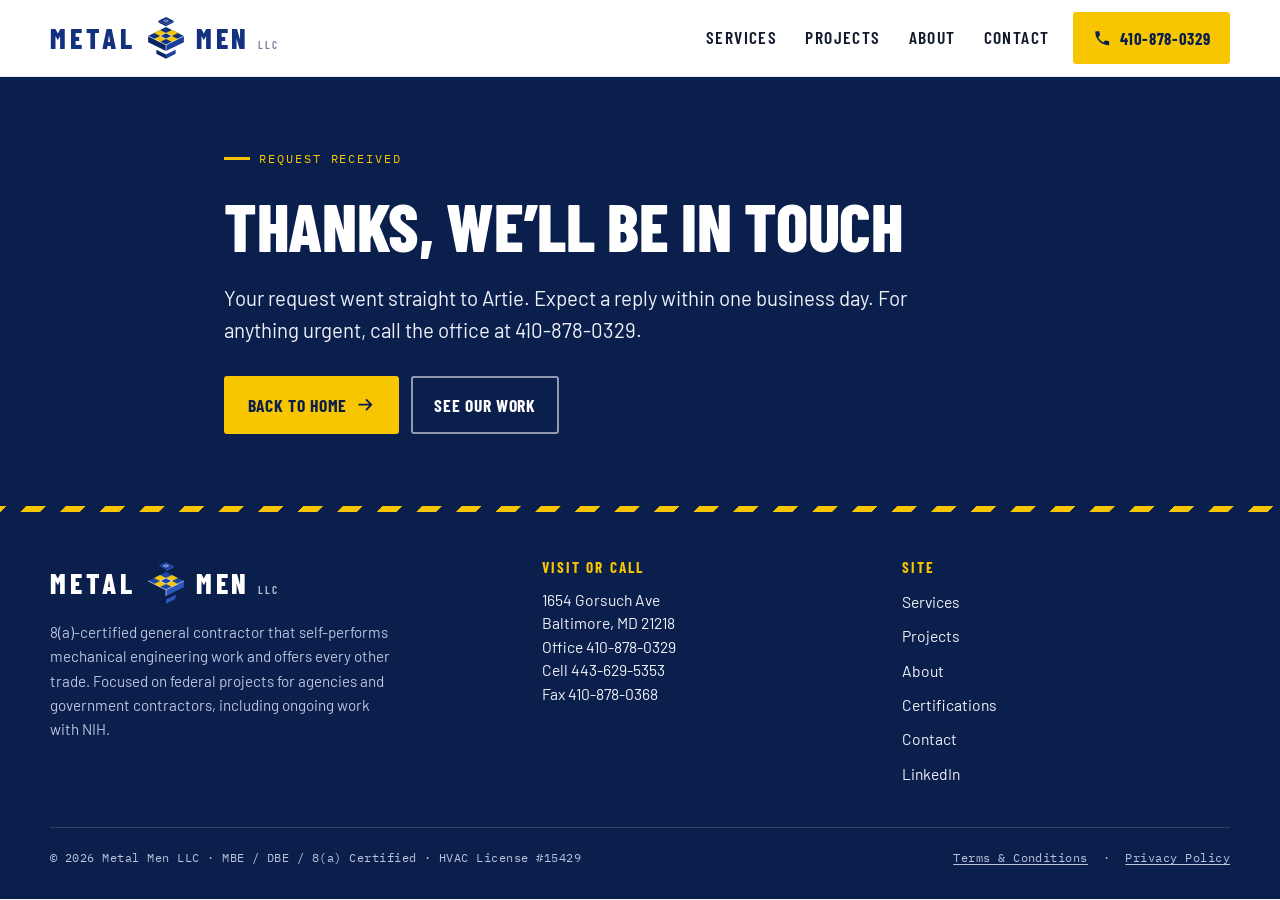
<file: thanks.html>
<!doctype html>
<html lang="en">
<head>
<meta charset="utf-8">
<meta name="viewport" content="width=device-width, initial-scale=1, viewport-fit=cover">
<title>Thanks | Metal Men LLC</title>
<meta name="description" content="Your request was sent to Metal Men LLC.">
<link rel="canonical" href="https://metalmenllc.com/thanks.html">
<meta property="og:title" content="Thanks | Metal Men LLC">
<meta property="og:description" content="Your request was sent to Metal Men LLC.">
<meta property="og:type" content="website">
<meta property="og:site_name" content="Metal Men LLC">
<meta property="og:url" content="https://metalmenllc.com/thanks.html">
<meta name="twitter:card" content="summary_large_image">
<meta name="robots" content="noindex">
<meta property="og:image" content="https://metalmenllc.com/img/hero-crane.jpg">
<meta name="theme-color" content="#12317F">
<link rel="icon" href="img/favicon-48.png" sizes="48x48" type="image/png">
<link rel="icon" href="img/favicon.svg" type="image/svg+xml">
<link rel="apple-touch-icon" href="img/apple-touch-icon.png">
<link rel="preconnect" href="https://fonts.googleapis.com">
<link rel="preconnect" href="https://fonts.gstatic.com" crossorigin>
<link rel="stylesheet" href="https://fonts.googleapis.com/css2?family=Barlow+Condensed:wght@600;700;800&family=Barlow:wght@400;500;600&family=IBM+Plex+Mono:wght@400;500&display=swap">
<link rel="stylesheet" href="css/site.css?v=00308859">
<script>document.documentElement.classList.add("js");</script>
<script type="application/ld+json">
{
  "@context": "https://schema.org",
  "@type": "WebSite",
  "name": "Metal Men LLC",
  "alternateName": ["Metal Men", "MetalMen LLC"],
  "url": "https://metalmenllc.com/"
}
</script>
<script type="application/ld+json">
{
  "@context": "https://schema.org",
  "@type": ["GeneralContractor", "HVACBusiness"],
  "@id": "https://metalmenllc.com/#business",
  "name": "Metal Men LLC",
  "legalName": "Metal Men LLC",
  "alternateName": ["Metal Men", "MetalMen LLC"],
  "logo": "https://metalmenllc.com/img/icon-512.png",
  "description": "8(a)-certified general contractor in Baltimore, Maryland that self-performs mechanical engineering work (HVAC, sheet metal, and mechanical piping) and offers every other trade. Focused on federal projects for agencies and government contractors, with ongoing work for the National Institutes of Health.",
  "url": "https://metalmenllc.com/",
  "telephone": "+1-410-878-0329",
  "faxNumber": "+1-410-878-0368",
  "email": "artie@metalmenllc.net",
  "image": "https://metalmenllc.com/img/hero-crane.jpg",
  "address": {
    "@type": "PostalAddress",
    "streetAddress": "1654 Gorsuch Ave",
    "addressLocality": "Baltimore",
    "addressRegion": "MD",
    "postalCode": "21218",
    "addressCountry": "US"
  },
  "areaServed": "Baltimore, Maryland and the Mid-Atlantic",
  "founder": { "@type": "Person", "name": "Artie Robinson-EL", "jobTitle": "President" },
  "naics": "236220",
  "sameAs": [
    "https://www.facebook.com/p/Metal-Men-LLC-100068227604298/",
    "https://www.bbb.org/us/md/baltimore/profile/heating-and-air-conditioning/metal-men-llc-0011-90233522",
    "https://network.procore.com/p/metal-men-llc-baltimore"
  ]
}
</script>
</head>
<body>

<svg width="0" height="0" style="position:absolute" aria-hidden="true" focusable="false">
  <symbol id="mm-mark" viewBox="0 0 64 66">
    <polygon points="18,50 32,57 32,63 18,56" fill="var(--mk-dark)"/>
    <polygon points="32,57 46,50 46,56 32,63" fill="var(--mk-mid)"/>
    <polygon points="6,30 32,43 32,52 6,39" fill="var(--mk-dark)"/>
    <polygon points="32,43 58,30 58,39 32,52" fill="var(--mk-mid)"/>
    <polygon points="32,17 58,30 32,43 6,30" fill="var(--mk-top)"/>
    <polygon points="14.667,25.667 23.333,21.333 49.333,34.333 40.667,38.667" fill="var(--mk-gold)"/>
    <polygon points="14.667,34.333 40.667,21.333 49.333,25.667 23.333,38.667" fill="var(--mk-gold)"/>
    <polygon points="23.333,30 32,25.667 40.667,30 32,34.333" fill="var(--mk-top)" stroke="var(--mk-line)" stroke-width="0.9" stroke-linejoin="round"/>
    <polyline points="6,30 32,43 58,30" fill="none" stroke="var(--mk-line)" stroke-width="0.9" stroke-linejoin="round"/>
    <line x1="32" y1="43" x2="32" y2="52" stroke="var(--mk-line)" stroke-width="0.9"/>
    <g class="mk-tile">
      <polygon points="21,8 32,13.5 32,16 21,10.5" fill="var(--mk-dark)"/>
      <polygon points="32,13.5 43,8 43,10.5 32,16" fill="var(--mk-mid)"/>
      <polygon points="32,2.5 43,8 32,13.5 21,8" fill="var(--mk-top)"/>
      <polygon points="28.5,8 32,6.25 35.5,8 32,9.75" fill="none" stroke="var(--mk-line)" stroke-width="0.8" stroke-linejoin="round"/>
    </g>
  </symbol>

  <!-- utility icons: 24px grid, 1.8px stroke -->
  <symbol id="i-phone" viewBox="0 0 24 24"><path fill="currentColor" d="M6.6 10.8a15.1 15.1 0 0 0 6.6 6.6l2.2-2.2a1 1 0 0 1 1-.25 11.4 11.4 0 0 0 3.6.57 1 1 0 0 1 1 1V20a1 1 0 0 1-1 1A17 17 0 0 1 3 4a1 1 0 0 1 1-1h3.5a1 1 0 0 1 1 1 11.4 11.4 0 0 0 .57 3.6 1 1 0 0 1-.25 1z"/></symbol>
  <symbol id="i-mail" viewBox="0 0 24 24"><path fill="none" stroke="currentColor" stroke-width="1.8" stroke-linejoin="round" d="M3 6h18v12H3z"/><path fill="none" stroke="currentColor" stroke-width="1.8" stroke-linejoin="round" d="m3 7 9 6 9-6"/></symbol>
  <symbol id="i-linkedin" viewBox="0 0 24 24"><path fill="currentColor" d="M4.98 3.5A2.5 2.5 0 1 1 5 8.5a2.5 2.5 0 0 1-.02-5zM3 9h4v12H3zm7 0h3.8v1.7h.05c.53-1 1.83-2 3.77-2 4 0 4.78 2.6 4.78 6V21h-4v-5.5c0-1.3 0-3-1.85-3s-2.13 1.4-2.13 2.9V21h-4z"/></symbol>
  <symbol id="i-pin" viewBox="0 0 24 24"><path fill="none" stroke="currentColor" stroke-width="1.8" stroke-linejoin="round" d="M12 21s-6.5-6.2-6.5-11A6.5 6.5 0 0 1 19 10c0 4.8-7 11-7 11z"/><circle cx="12" cy="10" r="2.5" fill="none" stroke="currentColor" stroke-width="1.8"/></symbol>
  <symbol id="i-directions" viewBox="0 0 24 24"><path fill="none" stroke="currentColor" stroke-width="1.8" stroke-linejoin="round" d="m12 2.5 9.5 9.5-9.5 9.5L2.5 12z"/><path fill="none" stroke="currentColor" stroke-width="1.8" stroke-linecap="round" stroke-linejoin="round" d="M9 14v-2.5h5M12.5 9.5l2 2-2 2"/></symbol>
  <symbol id="i-close" viewBox="0 0 24 24"><path fill="none" stroke="currentColor" stroke-width="2.2" stroke-linecap="round" d="M6 6l12 12M18 6 6 18"/></symbol>
  <symbol id="i-prev" viewBox="0 0 24 24"><path fill="none" stroke="currentColor" stroke-width="2.2" stroke-linecap="round" stroke-linejoin="round" d="m14.5 6-6 6 6 6"/></symbol>
  <symbol id="i-next" viewBox="0 0 24 24"><path fill="none" stroke="currentColor" stroke-width="2.2" stroke-linecap="round" stroke-linejoin="round" d="m9.5 6 6 6-6 6"/></symbol>
  <symbol id="i-arrow" viewBox="0 0 24 24"><path fill="none" stroke="currentColor" stroke-width="2.2" stroke-linecap="round" stroke-linejoin="round" d="M4 12h15M13 6l6 6-6 6"/></symbol>
  <symbol id="i-up" viewBox="0 0 24 24"><path fill="none" stroke="currentColor" stroke-width="2.2" stroke-linecap="round" stroke-linejoin="round" d="M12 19V5M6 11l6-6 6 6"/></symbol>
  <symbol id="i-zoom" viewBox="0 0 24 24"><circle cx="11" cy="11" r="6.5" fill="none" stroke="currentColor" stroke-width="2"/><path fill="none" stroke="currentColor" stroke-width="2" stroke-linecap="round" d="m16 16 4.5 4.5M8.5 11h5M11 8.5v5"/></symbol>

  <!-- credential icons -->
  <symbol id="i-shield" viewBox="0 0 24 24"><path fill="none" stroke="currentColor" stroke-width="1.8" stroke-linejoin="round" d="M12 2.8 19 5.6v5.2c0 4.7-3 8.3-7 10.4-4-2.1-7-5.7-7-10.4V5.6z"/><path fill="none" stroke="currentColor" stroke-width="1.8" stroke-linecap="round" stroke-linejoin="round" d="m8.7 12 2.3 2.3 4.5-4.6"/></symbol>
  <symbol id="i-medal" viewBox="0 0 24 24"><circle cx="12" cy="15" r="4.5" fill="none" stroke="currentColor" stroke-width="1.8"/><path fill="none" stroke="currentColor" stroke-width="1.8" stroke-linecap="round" stroke-linejoin="round" d="m9.2 11.2-2.4-8h4.6L12 6l.6-2.8h4.6l-2.4 8"/><path fill="none" stroke="currentColor" stroke-width="1.8" stroke-linecap="round" stroke-linejoin="round" d="m10.6 15 1 1 1.9-2"/></symbol>
  <symbol id="i-license" viewBox="0 0 24 24"><rect x="3" y="5" width="18" height="14" rx="1.5" fill="none" stroke="currentColor" stroke-width="1.8"/><circle cx="8.5" cy="11" r="2.2" fill="none" stroke="currentColor" stroke-width="1.8"/><path fill="none" stroke="currentColor" stroke-width="1.8" stroke-linecap="round" d="M13.5 10h4.5M13.5 13.5H18M5.5 16.5c.7-1.5 1.8-2.2 3-2.2s2.3.7 3 2.2"/></symbol>
  <symbol id="i-capitol" viewBox="0 0 24 24"><path fill="none" stroke="currentColor" stroke-width="1.8" stroke-linejoin="round" d="M3 9.5 12 4l9 5.5z"/><path fill="none" stroke="currentColor" stroke-width="1.8" stroke-linecap="round" d="M5.5 12v6M10 12v6M14 12v6M18.5 12v6M3 20.5h18"/></symbol>
  <symbol id="i-years" viewBox="0 0 24 24"><circle cx="12" cy="12" r="9" fill="none" stroke="currentColor" stroke-width="1.8"/><path fill="none" stroke="currentColor" stroke-width="1.8" stroke-linecap="round" d="M12 7v5l3.5 2"/></symbol>

  <!-- trade icons -->
  <symbol id="i-rtu" viewBox="0 0 24 24"><rect x="2.5" y="7.5" width="19" height="11" rx="1" fill="none" stroke="currentColor" stroke-width="1.8"/><circle cx="8.5" cy="13" r="3.2" fill="none" stroke="currentColor" stroke-width="1.8"/><path fill="none" stroke="currentColor" stroke-width="1.8" stroke-linecap="round" d="M8.5 9.8v6.4M5.3 13h6.4M15 10.5h3.5M15 13h3.5M15 15.5h3.5M6 7.5V5h12v2.5M6 18.5V21M18 18.5V21"/></symbol>
  <symbol id="i-duct" viewBox="0 0 24 24"><path fill="none" stroke="currentColor" stroke-width="1.8" stroke-linejoin="round" d="M3 4h7v6.5a3.5 3.5 0 0 0 3.5 3.5H21v6h-7.5A10.5 10.5 0 0 1 3 9.5z"/><path fill="none" stroke="currentColor" stroke-width="1.8" stroke-linecap="round" d="M3 8h7M17 14v6"/></symbol>
  <symbol id="i-valve" viewBox="0 0 24 24"><path fill="none" stroke="currentColor" stroke-width="1.8" stroke-linejoin="round" d="M7 9v8l10-8v8z"/><path fill="none" stroke="currentColor" stroke-width="1.8" stroke-linecap="round" d="M2 13h5M17 13h5M12 13V7M8.5 6.5h7"/></symbol>
  <symbol id="i-hardhat" viewBox="0 0 24 24"><path fill="none" stroke="currentColor" stroke-width="1.8" stroke-linejoin="round" d="M4.5 16a7.5 7.5 0 0 1 15 0"/><path fill="none" stroke="currentColor" stroke-width="1.8" stroke-linecap="round" d="M2.5 16h19M12 8.5V5M9 10V7.2M15 10V7.2M4.5 16v2h15v-2"/></symbol>
  <symbol id="i-crane" viewBox="0 0 24 24"><path fill="none" stroke="currentColor" stroke-width="1.8" stroke-linecap="round" stroke-linejoin="round" d="M3 20h9M4.5 20l3.5-7M3.5 11.5 17 4.5M17 4.5V11M14.8 12.2a2.2 2.2 0 1 0 4.4 0V11M8.5 13l7-7"/><rect x="14" y="16" width="7" height="4" rx=".5" fill="none" stroke="currentColor" stroke-width="1.8"/></symbol>
  <symbol id="i-fan" viewBox="0 0 24 24"><circle cx="12" cy="12" r="1.8" fill="none" stroke="currentColor" stroke-width="1.8"/><path fill="none" stroke="currentColor" stroke-width="1.8" stroke-linejoin="round" d="M12 10.2c-.2-4 1.5-6.4 5.2-6.7-.4 3.4-2 5.7-5.2 6.7zM13.8 12c4-.2 6.4 1.5 6.7 5.2-3.4-.4-5.7-2-6.7-5.2zM12 13.8c.2 4-1.5 6.4-5.2 6.7.4-3.4 2-5.7 5.2-6.7zM10.2 12c-4 .2-6.4-1.5-6.7-5.2 3.4.4 5.7 2 6.7 5.2z"/></symbol>
  <symbol id="i-pump" viewBox="0 0 24 24"><circle cx="9" cy="12" r="5" fill="none" stroke="currentColor" stroke-width="1.8"/><circle cx="9" cy="12" r="1.5" fill="none" stroke="currentColor" stroke-width="1.8"/><path fill="none" stroke="currentColor" stroke-width="1.8" stroke-linecap="round" stroke-linejoin="round" d="M14 9.5h7v5h-7M9 7V3.5M3.5 20h13M6 17v3M12 17v3"/></symbol>
  <symbol id="i-tower" viewBox="0 0 24 24"><path fill="none" stroke="currentColor" stroke-width="1.8" stroke-linejoin="round" d="M5.5 20V9h13v11z"/><path fill="none" stroke="currentColor" stroke-width="1.8" stroke-linecap="round" d="M8 9a4 4 0 0 1 8 0M12 5V3M8.5 13h7M8.5 16h7M3 20h18"/></symbol>
  <symbol id="i-clipboard" viewBox="0 0 24 24"><rect x="5" y="4.5" width="14" height="17" rx="1.5" fill="none" stroke="currentColor" stroke-width="1.8"/><path fill="none" stroke="currentColor" stroke-width="1.8" stroke-linecap="round" stroke-linejoin="round" d="M9 4.5V3h6v1.5M9 11h6M9 15h4"/></symbol>
  <symbol id="i-document" viewBox="0 0 24 24"><path fill="none" stroke="currentColor" stroke-width="1.8" stroke-linejoin="round" d="M6 3h8l5 5v13H6z"/><path fill="none" stroke="currentColor" stroke-width="1.8" stroke-linecap="round" stroke-linejoin="round" d="M14 3v5h5M9 12h6M9 16h6"/></symbol>
  <symbol id="i-check-circle" viewBox="0 0 24 24"><circle cx="12" cy="12" r="9" fill="none" stroke="currentColor" stroke-width="1.8"/><path fill="none" stroke="currentColor" stroke-width="1.8" stroke-linecap="round" stroke-linejoin="round" d="m8 12.5 2.5 2.5 5.5-6"/></symbol>
</svg>
<a class="visually-hidden" href="#main">Skip to content</a>
<header class="site-header" id="site-header">
  <div class="wrap header-inner">
    <a class="brand" href="index.html" aria-label="Metal Men LLC, home">
      <span class="brand-word">Metal</span>
      <svg class="brand-mark" aria-hidden="true"><use href="#mm-mark"/></svg>
      <span class="brand-word">Men <span class="brand-llc">LLC</span></span>
    </a>
    <nav class="nav" id="nav" aria-label="Main">
      <a href="index.html#services">Services</a>
      <a href="projects.html">Projects</a>
      <a href="index.html#about">About</a>
      <a href="index.html#contact">Contact</a>
    </nav>
    <a class="btn btn-gold btn-call" href="tel:+14108780329" aria-label="Call 410-878-0329">
      <svg aria-hidden="true"><use href="#i-phone"/></svg><span>410-878-0329</span>
    </a>
    <button class="nav-toggle" type="button" aria-expanded="false" aria-controls="nav">Menu</button>
  </div>
</header>

<main id="main">
  <section class="page-hero" aria-labelledby="thanks-title">
    <div class="wrap hero-inner">
      <span class="eyebrow">Request received</span>
      <h1 id="thanks-title">Thanks, we&rsquo;ll be in touch</h1>
      <p class="lede">Your request went straight to Artie. Expect a reply within one business day. For anything urgent, call the office at 410-878-0329.</p>
      <div class="hero-actions"><a class="btn btn-gold" href="index.html">Back to home<svg aria-hidden="true"><use href="#i-arrow"/></svg></a><a class="btn btn-outline" href="projects.html">See our work</a></div>
    </div>
  </section>
  <div class="stripe" aria-hidden="true"></div>
</main>
<footer class="site-footer">
  <div class="wrap">
    <div class="footer-grid">
      <div class="footer-brand">
        <a class="brand" href="index.html" aria-label="Metal Men LLC, home">
          <span class="brand-word">Metal</span>
          <svg class="brand-mark" aria-hidden="true"><use href="#mm-mark"/></svg>
          <span class="brand-word">Men <span class="brand-llc">LLC</span></span>
        </a>
        <p>8(a)-certified general contractor that self-performs mechanical engineering work and offers every other trade. Focused on federal projects for agencies and government contractors, including ongoing work with NIH.</p>
      </div>
      <div class="footer-col">
        <h4>Visit or call</h4>
        <address>1654 Gorsuch Ave<br>Baltimore, MD 21218<br>Office <a href="tel:+14108780329">410-878-0329</a><br>Cell <a href="tel:+14436295353">443-629-5353</a><br>Fax 410-878-0368</address>
      </div>
      <div class="footer-col">
        <h4>Site</h4>
        <ul>
          <li><a href="index.html#services">Services</a></li>
          <li><a href="projects.html">Projects</a></li>
          <li><a href="index.html#about">About</a></li>
          <li><a href="index.html#capabilities">Certifications</a></li>
          <li><a href="index.html#contact">Contact</a></li>
          <li><a href="https://www.linkedin.com/in/artie-robinson-el-49179472" rel="noopener" target="_blank">LinkedIn</a></li>
        </ul>
      </div>
    </div>
    <div class="footer-bottom">
      <span>&copy; <span id="year">2026</span> Metal Men LLC &middot; MBE / DBE / 8(a) Certified &middot; HVAC License #15429</span>
      <span><a href="legal.html#terms">Terms &amp; Conditions</a> &nbsp;&middot;&nbsp; <a href="legal.html#privacy">Privacy Policy</a></span>
    </div>
  </div>
</footer>
<button class="to-top" id="to-top" type="button" aria-label="Back to top"><svg aria-hidden="true"><use href="#i-up"/></svg></button>
<script src="js/site.js?v=d9cf2b09"></script>
</body>
</html>
</file>
<file: css/site.css>
/* Metal Men LLC — site stylesheet
   Layout concept: a job-site spec sheet. Photographic hero, navy/gold brand from the
   existing logo, condensed display type like an equipment nameplate, mono for codes. */

:root {
  --navy: #0B1F4D;        /* deep ground (hero overlay, dark bands) */
  --navy-2: #12317F;      /* brand navy from the logo */
  --navy-3: #1E45A8;      /* links, hover */
  --gold: #F7C600;        /* brand yellow */
  --gold-2: #E0B200;      /* hover */
  --paper: #F5F6F9;       /* page background, cool grey */
  --white: #FFFFFF;
  --steel: #E3E7EF;       /* hairlines */
  --steel-2: #C8CFDC;
  --ink: #121A2C;
  --ink-2: #4A5468;       /* muted text */
  --ink-3: #78819A;       /* captions, meta */
  --on-navy: #EEF1F8;
  --on-navy-2: #B9C3DC;

  --display: "Barlow Condensed", "Arial Narrow", "Helvetica Neue", Arial, sans-serif;
  --body: "Barlow", "Helvetica Neue", Arial, sans-serif;
  --mono: "IBM Plex Mono", "SFMono-Regular", Menlo, Consolas, monospace;

  --max: 1180px;
  --gutter: clamp(16px, 4vw, 40px);
  --radius: 3px;
  --shadow: 0 1px 2px rgba(11, 31, 77, 0.06), 0 8px 24px rgba(11, 31, 77, 0.08);

  /* logo mark colours (overridden on dark surfaces) */
  --mk-dark: #0B2466;
  --mk-mid: #1A3F9C;
  --mk-top: #12317F;
  --mk-gold: #F7C600;
  --mk-line: #FFFFFF;
}

/* ---------- base ---------- */
*, *::before, *::after { box-sizing: border-box; }
html { scroll-behavior: smooth; -webkit-text-size-adjust: 100%; }
@media (prefers-reduced-motion: reduce) {
  html { scroll-behavior: auto; }
  *, *::before, *::after { animation: none !important; transition: none !important; }
}
body {
  margin: 0;
  font-family: var(--body);
  font-size: 1.0625rem;
  line-height: 1.6;
  color: var(--ink);
  background: var(--paper);
  -webkit-font-smoothing: antialiased;
}
img { max-width: 100%; height: auto; display: block; }
a { color: var(--navy-3); text-decoration-thickness: 1px; text-underline-offset: 2px; }
a:hover { color: var(--navy-2); }
:focus-visible { outline: 3px solid var(--gold); outline-offset: 2px; }
h1, h2, h3, h4 {
  font-family: var(--display);
  line-height: 1.02;
  margin: 0;
  text-wrap: balance;
  letter-spacing: -0.005em;
}
h1 { font-weight: 800; font-size: clamp(2.75rem, 7vw, 5rem); text-transform: uppercase; }
h2 { font-weight: 800; font-size: clamp(2.1rem, 4.6vw, 3.4rem); text-transform: uppercase; }
h3 { font-weight: 700; font-size: clamp(1.35rem, 2.4vw, 1.7rem); }
p { margin: 0; }
ul { margin: 0; padding: 0; list-style: none; }
.wrap { width: min(100% - 2 * var(--gutter), var(--max)); margin-inline: auto; }
.section { padding-block: clamp(3.5rem, 8vw, 6.5rem); scroll-margin-top: 76px; }
.section-head { max-width: 46rem; display: grid; gap: 0.9rem; margin-bottom: clamp(2rem, 4vw, 3rem); }
.section-head p { font-size: 1.125rem; color: var(--ink-2); max-width: 62ch; }
.eyebrow {
  font-family: var(--mono);
  font-size: 0.75rem;
  letter-spacing: 0.16em;
  text-transform: uppercase;
  color: var(--navy-3);
  display: inline-flex;
  align-items: center;
  gap: 0.6rem;
}
.eyebrow::before { content: ""; width: 1.6rem; height: 3px; background: var(--gold); }
.lede { font-size: clamp(1.1rem, 1.6vw, 1.3rem); color: var(--ink-2); max-width: 60ch; }
.visually-hidden { position: absolute; width: 1px; height: 1px; overflow: hidden; clip: rect(0 0 0 0); white-space: nowrap; }
.stripe {
  height: 6px;
  background: repeating-linear-gradient(-45deg, var(--gold) 0 14px, var(--navy) 14px 28px);
  background-size: 39.6px 6px;
  animation: stripe-crawl 14s linear infinite;
}

/* ---------- buttons ---------- */
.btn {
  display: inline-flex;
  align-items: center;
  gap: 0.55rem;
  font-family: var(--display);
  font-weight: 700;
  font-size: 1.1rem;
  letter-spacing: 0.04em;
  text-transform: uppercase;
  text-decoration: none;
  padding: 0.8rem 1.35rem;
  border-radius: var(--radius);
  border: 2px solid transparent;
  cursor: pointer;
  transition: background-color 0.15s, color 0.15s, border-color 0.15s, transform 0.15s;
  white-space: nowrap;
}
.btn svg { width: 1.1em; height: 1.1em; flex: none; }
.btn-gold { background: var(--gold); color: var(--navy); border-color: var(--gold); }
.btn-gold:hover { background: var(--gold-2); border-color: var(--gold-2); color: var(--navy); }
.btn-navy { background: var(--navy-2); color: var(--white); border-color: var(--navy-2); }
.btn-navy:hover { background: var(--navy); border-color: var(--navy); color: var(--white); }
.btn-outline { background: transparent; color: var(--white); border-color: rgba(255,255,255,0.55); }
.btn-outline:hover { background: rgba(255,255,255,0.1); color: var(--white); border-color: var(--white); }
.btn-outline-navy { background: transparent; color: var(--navy-2); border-color: var(--navy-2); }
.btn-outline-navy:hover { background: var(--navy-2); color: var(--white); }
.btn:active { transform: translateY(1px); }
.btn svg { transition: transform 0.2s ease; }
.btn:hover svg:last-child:not(:first-child) { transform: translateX(3px); }

/* ---------- header ---------- */
.site-header {
  position: sticky;
  top: 0;
  z-index: 50;
  background: rgba(255,255,255,0.96);
  backdrop-filter: saturate(160%) blur(8px);
  border-bottom: 1px solid var(--steel);
}
.header-inner {
  display: flex;
  align-items: center;
  gap: 1.5rem;
  min-height: 76px;
  transition: min-height 0.25s ease;
}
.site-header { transition: box-shadow 0.25s ease; }
.site-header.is-scrolled { box-shadow: 0 2px 18px rgba(11,31,77,0.08); }
.site-header.is-scrolled .header-inner { min-height: 62px; }
.brand-mark { transition: transform 0.25s ease; }
.brand:hover .brand-mark { transform: translateY(-2px); }
.brand {
  display: inline-flex;
  align-items: center;
  gap: 0.5rem;
  text-decoration: none;
  color: var(--navy-2);
  margin-right: auto;
}
.brand-mark { width: 44px; height: 46px; flex: none; }
.brand-word {
  font-family: var(--display);
  font-weight: 800;
  font-size: 1.75rem;
  letter-spacing: 0.14em;
  text-transform: uppercase;
  line-height: 1;
  display: inline-flex;
  align-items: baseline;
  gap: 0.45rem;
}
.brand-llc { font-size: 0.7rem; letter-spacing: 0.22em; font-weight: 600; color: var(--ink-3); }
.nav { display: flex; gap: 1.75rem; }
.nav a {
  font-family: var(--display);
  font-weight: 600;
  font-size: 1.1rem;
  letter-spacing: 0.08em;
  text-transform: uppercase;
  color: var(--ink);
  text-decoration: none;
  padding: 0.4rem 0;
  border-bottom: 2px solid transparent;
}
.nav a:hover, .nav a[aria-current="page"] { border-bottom-color: var(--gold); color: var(--navy-2); }
.btn-call { padding: 0.65rem 1.1rem; font-size: 1.05rem; }
.nav-toggle {
  display: none;
  font-family: var(--display);
  font-weight: 700;
  text-transform: uppercase;
  letter-spacing: 0.08em;
  background: none;
  border: 2px solid var(--navy-2);
  color: var(--navy-2);
  border-radius: var(--radius);
  padding: 0.45rem 0.8rem;
  cursor: pointer;
}
@media (max-width: 860px) {
  .header-inner { gap: 0.75rem; min-height: 64px; }
  .site-header.is-scrolled .header-inner { min-height: 56px; }
  .brand-mark { width: 36px; height: 38px; }
  .brand-word { font-size: 1.35rem; letter-spacing: 0.1em; }
  .nav {
    position: absolute;
    left: 0; right: 0; top: 100%;
    flex-direction: column;
    gap: 0;
    background: var(--white);
    border-bottom: 1px solid var(--steel);
    box-shadow: var(--shadow);
    padding: 0.5rem var(--gutter) 1rem;
  }
  .nav { display: none; }
  .nav.is-open { display: flex; animation: nav-in 0.22s ease-out; }
  html:not(.js) .nav { display: flex; position: static; flex-direction: row; flex-wrap: wrap; gap: 0.75rem; box-shadow: none; border: 0; padding: 0; background: none; }
  .nav a { padding: 0.8rem 0; border-bottom: 1px solid var(--steel); font-size: 1.2rem; }
  .nav a:last-child { border-bottom-color: transparent; }
  .nav-toggle { display: inline-block; }
  .btn-call span { display: none; }
  .btn-call { padding: 0.6rem 0.75rem; }
  .btn-call svg { width: 1.25em; height: 1.25em; }
}

/* ---------- hero ---------- */
.hero {
  position: relative;
  color: var(--on-navy);
  background: var(--navy);
  min-height: clamp(520px, 78vh, 800px);
  display: grid;
  align-items: end;
  overflow: hidden;
}
.hero-media {
  position: absolute;
  inset: 0;
}
.hero-media img { width: 100%; height: 100%; object-fit: cover; object-position: 60% 40%; transform-origin: 60% 40%; animation: hero-zoom 16s ease-out both; }
.hero-inner > * { animation: rise 0.8s cubic-bezier(0.2, 0.7, 0.2, 1) both; }
.hero-inner > :nth-child(1) { animation-delay: 0.1s; }
.hero-inner > :nth-child(2) { animation-delay: 0.22s; }
.hero-inner > :nth-child(3) { animation-delay: 0.34s; }
.hero-inner > :nth-child(4) { animation-delay: 0.46s; }
.page-hero .hero-media img { animation: none; }
.hero-media::after {
  content: "";
  position: absolute;
  inset: 0;
  background:
    linear-gradient(to top, rgba(11,31,77,0.96) 0%, rgba(11,31,77,0.72) 38%, rgba(11,31,77,0.25) 70%, rgba(11,31,77,0.15) 100%),
    linear-gradient(to right, rgba(11,31,77,0.55), rgba(11,31,77,0) 60%);
}
.hero-inner {
  position: relative;
  padding-block: clamp(3rem, 7vw, 5.5rem) clamp(2.5rem, 5vw, 4rem);
  display: grid;
  gap: 1.4rem;
  max-width: 48rem;
}
.hero .eyebrow { color: var(--gold); text-shadow: 0 1px 12px rgba(11,31,77,0.9), 0 0 2px rgba(11,31,77,0.9); }
.hero .eyebrow::before { background: var(--gold); }
.hero h1 { color: var(--white); max-width: 15ch; text-shadow: 0 2px 24px rgba(11,31,77,0.35); }
.hero h1 em { font-style: normal; color: var(--gold); }
.hero .lede { color: var(--on-navy); max-width: 56ch; }
.hero-actions { display: flex; flex-wrap: wrap; gap: 0.75rem; margin-top: 0.4rem; }
.hero-caption {
  position: absolute;
  right: var(--gutter);
  bottom: 0.9rem;
  font-family: var(--mono);
  font-size: 0.7rem;
  letter-spacing: 0.08em;
  text-transform: uppercase;
  color: var(--on-navy-2);
}
.hero-caption { animation: fade-in 1s 0.9s both; }
@media (max-width: 640px) { .hero-caption { display: none; } }

/* ---------- trust strip ---------- */
.trust {
  background: var(--navy-2);
  color: var(--on-navy);
}
.trust-list {
  display: grid;
  grid-template-columns: repeat(auto-fit, minmax(220px, 1fr));
}
.trust-list li {
  display: flex;
  align-items: center;
  gap: 0.8rem;
  padding: 1.1rem 1rem 1.1rem 0;
  border-right: 1px solid rgba(255,255,255,0.14);
  margin-right: 1rem;
}
.trust-list li:last-child { border-right: 0; margin-right: 0; }
.trust-list svg { width: 28px; height: 28px; flex: none; color: var(--gold); }
.trust-list strong {
  display: block;
  font-family: var(--display);
  font-weight: 700;
  font-size: 1.15rem;
  letter-spacing: 0.04em;
  text-transform: uppercase;
  line-height: 1.1;
  color: var(--white);
}
.trust-list span { font-size: 0.9rem; color: var(--on-navy-2); font-family: var(--mono); letter-spacing: 0.02em; }
@media (max-width: 760px) {
  .trust-list li { border-right: 0; border-bottom: 1px solid rgba(255,255,255,0.14); margin-right: 0; padding-right: 0; }
  .trust-list li:last-child { border-bottom: 0; }
}

/* ---------- services ---------- */
.services { background: var(--white); border-bottom: 1px solid var(--steel); }
.service-grid {
  display: grid;
  grid-template-columns: repeat(auto-fit, minmax(250px, 1fr));
  gap: 1px;
  background: var(--steel);
  border: 1px solid var(--steel);
}
.service {
  background: var(--white);
  padding: 1.75rem 1.5rem 1.6rem;
  display: grid;
  gap: 0.8rem;
  align-content: start;
  position: relative;
  transition: transform 0.25s ease, box-shadow 0.25s ease;
}
.service::before {
  content: "";
  position: absolute;
  left: 0; right: 0; top: 0;
  height: 3px;
  background: var(--gold);
  transform: scaleX(0);
  transform-origin: left;
  transition: transform 0.3s ease;
}
.service:hover { transform: translateY(-3px); box-shadow: var(--shadow); z-index: 1; }
.service:hover::before { transform: scaleX(1); }
.service:hover .service-icon { background: var(--gold); color: var(--navy); transform: rotate(-4deg) scale(1.06); }
.service-icon {
  width: 44px; height: 44px;
  color: var(--navy-2);
  display: grid; place-items: center;
  background: var(--paper);
  border-radius: var(--radius);
  transition: background-color 0.25s ease, color 0.25s ease, transform 0.25s ease;
}
.service-icon svg { width: 26px; height: 26px; }
.service h3 { color: var(--navy); }
.service p { color: var(--ink-2); font-size: 1rem; }
.service ul { display: flex; flex-wrap: wrap; gap: 0.35rem; margin-top: 0.3rem; }
.service li {
  font-family: var(--mono);
  font-size: 0.72rem;
  letter-spacing: 0.04em;
  text-transform: uppercase;
  color: var(--ink-2);
  background: var(--paper);
  border: 1px solid var(--steel);
  padding: 0.22rem 0.5rem;
  border-radius: 2px;
}

/* ---------- featured work ---------- */
.work .section-head { display: flex; flex-wrap: wrap; align-items: end; justify-content: space-between; gap: 1rem; max-width: none; }
.work .section-head > div { display: grid; gap: 0.9rem; max-width: 46rem; }
.work-grid {
  display: grid;
  grid-template-columns: repeat(auto-fit, minmax(280px, 1fr));
  gap: 1.5rem;
}
.work-card {
  display: grid;
  gap: 0.85rem;
  text-decoration: none;
  color: var(--ink);
}
.work-card figure { margin: 0; aspect-ratio: 4 / 3; overflow: hidden; background: var(--steel); border-radius: var(--radius); }
.work-card img { width: 100%; height: 100%; object-fit: cover; transition: transform 0.4s ease; }
.work-card:hover img { transform: scale(1.03); }
.work-meta {
  font-family: var(--mono);
  font-size: 0.72rem;
  letter-spacing: 0.1em;
  text-transform: uppercase;
  color: var(--ink-3);
  display: flex; gap: 0.6rem; align-items: center;
}
.work-meta b { color: var(--navy-3); font-weight: 500; }
.work-card h3 { color: var(--navy); }
.work-card:hover h3 { color: var(--navy-3); }
.work-card p { color: var(--ink-2); font-size: 1rem; }
.work-more { display: inline-flex; align-items: center; gap: 0.4rem; font-family: var(--display); font-weight: 700; font-size: 0.95rem; letter-spacing: 0.08em; text-transform: uppercase; color: var(--navy-2); }
.work-more svg { width: 1em; height: 1em; transition: transform 0.2s ease; }
.work-card:hover .work-more svg { transform: translateX(4px); }
.work-cta { display: flex; justify-content: center; margin-top: 2.5rem; }

/* ---------- about ---------- */
.about { background: var(--white); border-block: 1px solid var(--steel); }
.about-grid {
  display: grid;
  grid-template-columns: minmax(0, 1.2fr) minmax(0, 0.8fr);
  gap: clamp(2rem, 5vw, 4.5rem);
  align-items: start;
}
.about-copy { display: grid; gap: 1.2rem; }
.about-copy h2 { max-width: 14ch; }
.about-copy p { color: var(--ink-2); max-width: 62ch; }
.about-copy p.strong { color: var(--ink); font-size: 1.15rem; font-weight: 500; }
.about-quote {
  margin: 0.5rem 0 0;
  padding-left: 1.1rem;
  border-left: 4px solid var(--gold);
  font-family: var(--display);
  font-size: clamp(1.35rem, 2.4vw, 1.75rem);
  font-weight: 600;
  line-height: 1.2;
  color: var(--navy);
  text-transform: uppercase;
  letter-spacing: 0.01em;
}
.leader {
  background: var(--navy);
  color: var(--on-navy);
  padding: clamp(1.5rem, 3vw, 2.25rem);
  border-radius: var(--radius);
  display: grid;
  gap: 1.1rem;
  position: relative;
  overflow: hidden;
  --mk-dark: #0B1F4D; --mk-mid: #2B55B8; --mk-top: #1E45A8;
}
.leader::before {
  content: "";
  position: absolute;
  right: -3rem; top: -3rem;
  width: 14rem; height: 14rem;
  background: radial-gradient(closest-side, rgba(247,198,0,0.14), transparent);
  pointer-events: none;
}
.leader .eyebrow { color: var(--gold); }
.leader .leader-name {
  font-family: var(--display);
  font-weight: 800;
  font-size: clamp(2.2rem, 4vw, 3rem);
  line-height: 0.98;
  text-transform: uppercase;
  color: var(--white);
  letter-spacing: 0.01em;
}
.leader .leader-name small {
  display: block;
  font-size: 0.42em;
  letter-spacing: 0.2em;
  font-weight: 600;
  color: var(--gold);
  margin-top: 0.45rem;
}
.leader p { color: var(--on-navy-2); font-size: 1rem; max-width: 40ch; }
.leader-contact { display: grid; gap: 0.5rem; margin-top: 0.25rem; }
.leader-contact a {
  color: var(--white);
  text-decoration: none;
  display: inline-flex; align-items: center; gap: 0.6rem;
  font-family: var(--mono); font-size: 0.9rem; letter-spacing: 0.02em;
}
.leader-contact a:hover { color: var(--gold); }
.leader-contact svg { width: 18px; height: 18px; color: var(--gold); flex: none; }
.leader-mark { position: absolute; right: 1.25rem; bottom: 1rem; width: 72px; height: 74px; opacity: 0.9; }
@media (max-width: 860px) { .about-grid { grid-template-columns: 1fr; } }

/* ---------- capabilities ---------- */
.caps { background: var(--navy); color: var(--on-navy); }
.caps .eyebrow { color: var(--gold); }
.caps h2 { color: var(--white); }
.caps .section-head p { color: var(--on-navy-2); }
.caps-grid {
  display: grid;
  grid-template-columns: minmax(0, 1fr) minmax(0, 1.25fr);
  gap: clamp(2rem, 5vw, 4rem);
  align-items: start;
}
.cert-list { display: grid; gap: 0.75rem; }
.cert {
  display: grid;
  grid-template-columns: auto 1fr;
  gap: 1rem;
  align-items: center;
  padding: 1rem 1.1rem;
  border: 1px solid rgba(255,255,255,0.16);
  border-left: 4px solid var(--gold);
  border-radius: var(--radius);
  background: rgba(255,255,255,0.03);
}
.cert svg { width: 30px; height: 30px; color: var(--gold); }
.cert strong { display: block; font-family: var(--display); font-size: 1.25rem; font-weight: 700; letter-spacing: 0.03em; text-transform: uppercase; color: var(--white); line-height: 1.1; }
.cert span { font-family: var(--mono); font-size: 0.85rem; color: var(--on-navy-2); }
.naics { width: 100%; border-collapse: collapse; font-family: var(--mono); font-size: 0.88rem; }
.naics caption { text-align: left; font-family: var(--display); font-size: 1.25rem; font-weight: 700; text-transform: uppercase; letter-spacing: 0.04em; color: var(--white); padding-bottom: 0.6rem; }
.naics th, .naics td { text-align: left; padding: 0.6rem 0.5rem; border-bottom: 1px solid rgba(255,255,255,0.14); vertical-align: top; }
.naics th { color: var(--on-navy-2); font-weight: 500; font-size: 0.72rem; letter-spacing: 0.14em; text-transform: uppercase; }
.naics td:first-child { color: var(--gold); font-variant-numeric: tabular-nums; white-space: nowrap; }
.naics td { color: var(--on-navy); }
.naics tr.primary td { font-weight: 600; }
.naics .tag { display: inline-block; font-size: 0.65rem; letter-spacing: 0.12em; text-transform: uppercase; color: var(--navy); background: var(--gold); padding: 0.1rem 0.4rem; margin-left: 0.5rem; border-radius: 2px; vertical-align: middle; }
.table-scroll { overflow-x: auto; }
@media (max-width: 860px) { .caps-grid { grid-template-columns: 1fr; } }

/* ---------- contact ---------- */
.contact { background: var(--paper); }
.contact-grid {
  display: grid;
  grid-template-columns: minmax(0, 0.9fr) minmax(0, 1.1fr);
  gap: clamp(2rem, 5vw, 4rem);
  align-items: start;
}
.contact-info { display: grid; gap: 1.5rem; }
.contact-block { display: grid; gap: 0.35rem; }
.contact-block .label { font-family: var(--mono); font-size: 0.7rem; letter-spacing: 0.16em; text-transform: uppercase; color: var(--ink-3); }
.contact-block a, .contact-block address { font-style: normal; font-family: var(--display); font-weight: 600; font-size: 1.35rem; color: var(--navy); text-decoration: none; letter-spacing: 0.01em; line-height: 1.2; }
.contact-block a:hover { color: var(--navy-3); }
.contact-block .sub { font-size: 0.95rem; color: var(--ink-2); }
.contact-phones { display: grid; grid-template-columns: repeat(auto-fit, minmax(150px, 1fr)); gap: 1rem; }
.form {
  background: var(--white);
  border: 1px solid var(--steel);
  border-top: 4px solid var(--gold);
  padding: clamp(1.4rem, 3vw, 2.25rem);
  display: grid;
  gap: 1rem;
  box-shadow: var(--shadow);
}
.form h3 { color: var(--navy); }
.form p { color: var(--ink-2); font-size: 0.98rem; }
.field { display: grid; gap: 0.35rem; }
.field label { font-family: var(--mono); font-size: 0.72rem; letter-spacing: 0.14em; text-transform: uppercase; color: var(--ink-2); }
.field input, .field textarea, .field select {
  font: inherit;
  font-size: 1rem;
  padding: 0.7rem 0.8rem;
  border: 1px solid var(--steel-2);
  border-radius: var(--radius);
  background: var(--white);
  color: var(--ink);
  width: 100%;
}
.field input:focus, .field textarea:focus, .field select:focus { outline: none; border-color: var(--navy-3); box-shadow: 0 0 0 3px rgba(30,69,168,0.18); }
.field textarea { min-height: 7.5rem; resize: vertical; }
.form-row { display: grid; grid-template-columns: 1fr 1fr; gap: 1rem; }
.form-foot { display: flex; flex-wrap: wrap; align-items: center; gap: 1rem; margin-top: 0.25rem; }
.form-note { font-family: var(--mono); font-size: 0.75rem; color: var(--ink-3); }
.form-status { font-size: 0.95rem; color: var(--navy-2); font-weight: 500; }
@media (max-width: 860px) { .contact-grid { grid-template-columns: 1fr; } }
@media (max-width: 520px) { .form-row { grid-template-columns: 1fr; } }

/* ---------- footer ---------- */
.site-footer {
  background: var(--navy);
  color: var(--on-navy-2);
  padding-block: 3rem 2rem;
  --mk-dark: #0B1F4D; --mk-mid: #2B55B8; --mk-top: #1E45A8;
}
.footer-grid {
  display: grid;
  grid-template-columns: 1.4fr 1fr 1fr;
  gap: 2rem;
  align-items: start;
}
.footer-brand { display: grid; gap: 0.9rem; }
.footer-brand .brand { color: var(--white); margin: 0; }
.footer-brand .brand-llc { color: var(--on-navy-2); }
.footer-brand p { font-size: 0.95rem; max-width: 38ch; }
.footer-col h4 { font-size: 0.95rem; font-weight: 700; letter-spacing: 0.14em; text-transform: uppercase; color: var(--gold); margin-bottom: 0.8rem; }
.footer-col ul { display: grid; gap: 0.45rem; }
.footer-col a { color: var(--on-navy); text-decoration: none; font-size: 0.98rem; }
.footer-col a:hover { color: var(--gold); }
.footer-col address { font-style: normal; font-size: 0.98rem; color: var(--on-navy); line-height: 1.5; }
.footer-bottom {
  margin-top: 2.5rem;
  padding-top: 1.25rem;
  border-top: 1px solid rgba(255,255,255,0.14);
  display: flex; flex-wrap: wrap; justify-content: space-between; gap: 0.75rem 1.5rem;
  font-family: var(--mono); font-size: 0.75rem; letter-spacing: 0.04em;
}
.footer-bottom a { color: var(--on-navy-2); }
.footer-bottom a:hover { color: var(--gold); }
@media (max-width: 760px) { .footer-grid { grid-template-columns: 1fr; } }

/* ---------- projects page ---------- */
.page-hero {
  background: var(--navy);
  color: var(--on-navy);
  position: relative;
  overflow: hidden;
}
.page-hero .hero-media::after {
  background: linear-gradient(to right, rgba(11,31,77,0.97) 0%, rgba(11,31,77,0.9) 45%, rgba(11,31,77,0.55) 100%);
}
.page-hero .hero-inner { padding-block: clamp(2.5rem, 6vw, 4.5rem); max-width: 52rem; }
.page-hero h1 { color: var(--white); font-size: clamp(2.4rem, 6vw, 4.2rem); }
.page-hero .lede { color: var(--on-navy); }
.page-hero .eyebrow { color: var(--gold); }

.filters {
  position: sticky;
  top: 62px;
  z-index: 40;
  background: rgba(245,246,249,0.96);
  backdrop-filter: blur(8px);
  border-bottom: 1px solid var(--steel);
}
@media (max-width: 860px) { .filters { top: 56px; } }
.filter-row { display: flex; flex-wrap: wrap; gap: 0.5rem; align-items: center; padding-block: 0.8rem; }
.filter-row .label { font-family: var(--mono); font-size: 0.7rem; letter-spacing: 0.14em; text-transform: uppercase; color: var(--ink-3); margin-right: 0.4rem; }
.chip {
  font-family: var(--display);
  font-weight: 600;
  font-size: 0.98rem;
  letter-spacing: 0.06em;
  text-transform: uppercase;
  padding: 0.4rem 0.85rem;
  border: 1px solid var(--steel-2);
  border-radius: 999px;
  background: var(--white);
  color: var(--ink-2);
  cursor: pointer;
  transition: background-color 0.15s, color 0.15s, border-color 0.15s;
}
.chip:hover { border-color: var(--navy-3); color: var(--navy-2); }
.chip[aria-pressed="true"] { background: var(--navy-2); border-color: var(--navy-2); color: var(--white); }
.chip .count { font-family: var(--mono); font-size: 0.7rem; opacity: 0.7; margin-left: 0.3rem; }
.chip svg { width: 15px; height: 15px; vertical-align: -3px; margin-right: 0.35rem; }
.project-cat { display: inline-flex; align-items: center; gap: 0.4rem; justify-content: flex-end; }
.project-cat svg { width: 16px; height: 16px; }
@media (max-width: 640px) { .project-cat { justify-content: flex-start; } }

.projects-list { display: grid; gap: clamp(3rem, 7vw, 5.5rem); padding-block: clamp(2.5rem, 6vw, 4.5rem); transition: opacity 0.16s ease; }
.projects-list.is-filtering { opacity: 0.3; }
.project { display: grid; gap: 1.5rem; scroll-margin-top: 150px; }
.project[hidden] { display: none; }
.project-head {
  display: grid;
  grid-template-columns: minmax(0, 1fr) auto;
  gap: 1rem 2rem;
  align-items: end;
  padding-bottom: 1.25rem;
  border-bottom: 2px solid var(--navy);
}
.project-head > div { display: grid; gap: 0.6rem; }
.project-head h2 { font-size: clamp(1.8rem, 3.6vw, 2.6rem); color: var(--navy); }
.project-head p { color: var(--ink-2); max-width: 70ch; }
.project-meta {
  font-family: var(--mono);
  font-size: 0.72rem;
  letter-spacing: 0.12em;
  text-transform: uppercase;
  color: var(--ink-3);
  display: grid; gap: 0.3rem; text-align: right;
}
.project-meta b { font-weight: 500; color: var(--navy-3); }
@media (max-width: 640px) { .project-head { grid-template-columns: 1fr; } .project-meta { text-align: left; } }

.photo-grid {
  display: grid;
  grid-template-columns: repeat(auto-fill, minmax(280px, 1fr));
  gap: 1.5rem 1.25rem;
}
.photo { margin: 0; display: grid; gap: 0.6rem; }
.photo button {
  all: unset;
  display: block;
  cursor: zoom-in;
  aspect-ratio: 4 / 3;
  overflow: hidden;
  background: var(--steel);
  border-radius: var(--radius);
  position: relative;
}
.photo button:focus-visible { outline: 3px solid var(--gold); outline-offset: 2px; }
.photo img { width: 100%; height: 100%; object-fit: cover; transition: transform 0.4s ease; }
.photo button:hover img { transform: scale(1.03); }
.photo .zoom { position: absolute; right: 0.6rem; bottom: 0.6rem; width: 34px; height: 34px; border-radius: 50%; background: rgba(11,31,77,0.75); color: var(--white); display: grid; place-items: center; opacity: 0; transform: translateY(4px); transition: opacity 0.2s ease, transform 0.2s ease; }
.photo .zoom svg { width: 18px; height: 18px; }
.photo button:hover .zoom, .photo button:focus-visible .zoom { opacity: 1; transform: none; }
.photo figcaption { font-size: 0.95rem; color: var(--ink-2); line-height: 1.5; }
.photo .num { font-family: var(--mono); font-size: 0.68rem; letter-spacing: 0.1em; color: var(--ink-3); display: block; margin-bottom: 0.2rem; }

/* lightbox */
.lightbox {
  position: fixed;
  inset: 0;
  z-index: 100;
  background: rgba(7, 15, 38, 0.975);
  display: flex;
  flex-direction: column;
  color: var(--on-navy);
  padding: 0;
  opacity: 0;
  transition: opacity 0.22s ease;
}
.lightbox.is-open { opacity: 1; }
.lightbox[hidden] { display: none; }
.lb-spinner { position: absolute; width: 42px; height: 42px; border: 3px solid rgba(255,255,255,0.18); border-top-color: var(--gold); border-radius: 50%; animation: spin 0.8s linear infinite; display: none; }
.lb-stage.is-loading .lb-spinner { display: block; }
.lb-top { display: flex; justify-content: space-between; align-items: center; gap: 1rem; padding: 0.7rem var(--gutter); }
.lb-top > div { display: flex; flex-wrap: wrap; align-items: baseline; gap: 0 0.8rem; min-width: 0; }
.lb-title { font-family: var(--display); font-weight: 700; font-size: 1.1rem; letter-spacing: 0.04em; text-transform: uppercase; color: var(--white); line-height: 1.15; }
.lb-count { font-family: var(--mono); font-size: 0.75rem; color: var(--on-navy-2); white-space: nowrap; }
.lb-stage { position: relative; flex: 1; min-height: 0; display: grid; place-items: center; padding: 0 var(--gutter); }
.lb-stage img { max-width: 100%; max-height: 100%; width: auto; height: auto; object-fit: contain; box-shadow: 0 20px 60px rgba(0,0,0,0.5); transition: opacity 0.3s ease, transform 0.3s ease; }
.lb-stage img.is-loading { opacity: 0; transform: scale(0.985); }
.lb-caption { flex: none; padding: 0.9rem var(--gutter) calc(1rem + env(safe-area-inset-bottom, 0px)); max-width: 70ch; margin-inline: auto; text-align: center; font-size: 0.98rem; color: var(--on-navy); max-height: 32vh; overflow-y: auto; }
.lb-btn {
  all: unset;
  cursor: pointer;
  display: grid; place-items: center;
  width: 44px; height: 44px;
  border-radius: 50%;
  background: rgba(255,255,255,0.12);
  color: var(--white);
  flex: none;
}
.lb-btn { transition: background-color 0.18s ease, color 0.18s ease, transform 0.18s ease; }
.lb-btn:hover { background: var(--gold); color: var(--navy); transform: scale(1.06); }
.lb-btn:focus-visible { outline: 3px solid var(--gold); }
.lb-btn svg { width: 22px; height: 22px; }
.lb-prev, .lb-next { position: absolute; top: 50%; transform: translateY(-50%); background: rgba(11,31,77,0.6); }
.lb-prev { left: calc(var(--gutter) - 8px); }
.lb-next { right: calc(var(--gutter) - 8px); }
@media (max-width: 640px) {
  .lb-prev { left: 6px; }
  .lb-next { right: 6px; }
  .lb-caption { font-size: 0.9rem; }
}
body.lb-open { overflow: hidden; }

/* ---------- legal page ---------- */
.legal { background: var(--white); }
.legal-grid { display: grid; grid-template-columns: 220px minmax(0, 1fr); gap: 3rem; align-items: start; }
.legal-nav { position: sticky; top: 100px; display: grid; gap: 0.5rem; }
.legal-nav a { font-family: var(--display); font-weight: 600; text-transform: uppercase; letter-spacing: 0.06em; text-decoration: none; color: var(--ink-2); }
.legal-nav a:hover { color: var(--navy-2); }
.legal-body { display: grid; gap: 3rem; max-width: 70ch; }
.legal-body article { display: grid; gap: 1rem; scroll-margin-top: 110px; }
.legal-body h2 { font-size: clamp(1.8rem, 3.6vw, 2.4rem); color: var(--navy); }
.legal-body h3 { font-size: 1.2rem; color: var(--navy); margin-top: 0.5rem; }
.legal-body p, .legal-body li { color: var(--ink-2); }
.legal-body ul { list-style: disc; padding-left: 1.4rem; display: grid; gap: 0.3rem; }
.legal-body .updated { font-family: var(--mono); font-size: 0.75rem; letter-spacing: 0.1em; text-transform: uppercase; color: var(--ink-3); }
@media (max-width: 760px) { .legal-grid { grid-template-columns: 1fr; } .legal-nav { position: static; } }

/* ---------- small-phone refinements ---------- */
@media (max-width: 420px) {
  .brand-word { font-size: 1.15rem; letter-spacing: 0.08em; }
  .brand-mark { width: 30px; height: 32px; }
  .brand-llc { display: none; }
  .header-inner { gap: 0.5rem; }
}
@media (max-width: 760px) {
  .filter-row { flex-wrap: nowrap; overflow-x: auto; -webkit-overflow-scrolling: touch; scrollbar-width: none; padding-right: 1rem; }
  .filter-row::-webkit-scrollbar { display: none; }
  .filter-row .chip, .filter-row .label { flex: none; }
}

/* ---------- process ---------- */
.process { background: var(--paper); border-bottom: 1px solid var(--steel); }
.steps { display: grid; grid-template-columns: repeat(4, minmax(0, 1fr)); gap: 1.25rem; }
.step {
  background: var(--white);
  border: 1px solid var(--steel);
  padding: 1.5rem 1.4rem;
  display: grid;
  gap: 0.75rem;
  align-content: start;
  border-radius: var(--radius);
}
.step-num { font-family: var(--mono); font-size: 0.72rem; letter-spacing: 0.14em; color: var(--navy-3); display: flex; align-items: center; gap: 0.6rem; }
.step-num::after { content: ""; flex: 1; height: 1px; background: var(--steel-2); }
.step-icon { width: 42px; height: 42px; color: var(--navy-2); display: grid; place-items: center; background: var(--paper); border-radius: var(--radius); }
.step-icon svg { width: 26px; height: 26px; }
.step h3 { font-size: 1.3rem; color: var(--navy); }
.step p { font-size: 0.98rem; color: var(--ink-2); }
@media (max-width: 900px) { .steps { grid-template-columns: repeat(2, minmax(0, 1fr)); } }
@media (max-width: 520px) { .steps { grid-template-columns: 1fr; } }

/* ---------- about: crew photo under the leadership card ---------- */
.about-side { display: grid; gap: 1.25rem; }
.about-photo { margin: 0; display: grid; gap: 0.5rem; }
.about-photo img { width: 100%; aspect-ratio: 4 / 3; object-fit: cover; border-radius: var(--radius); }
.about-photo figcaption { font-family: var(--mono); font-size: 0.72rem; letter-spacing: 0.08em; text-transform: uppercase; color: var(--ink-3); }

/* ---------- contact extras ---------- */
.link-arrow { display: inline-flex; align-items: center; gap: 0.4rem; font-family: var(--display); font-weight: 700; font-size: 1rem; letter-spacing: 0.06em; text-transform: uppercase; color: var(--navy-2); text-decoration: none; margin-top: 0.3rem; }
.link-arrow svg { width: 1.1em; height: 1.1em; transition: transform 0.2s ease; }
.link-arrow:hover svg { transform: translateX(3px); }

/* ---------- back to top ---------- */
.to-top {
  position: fixed;
  right: 1.25rem;
  bottom: calc(1.25rem + env(safe-area-inset-bottom, 0px));
  z-index: 45;
  width: 46px; height: 46px;
  border-radius: 50%;
  background: var(--navy-2);
  color: var(--white);
  display: grid; place-items: center;
  border: 0;
  cursor: pointer;
  box-shadow: var(--shadow);
  opacity: 0;
  transform: translateY(12px);
  pointer-events: none;
  transition: opacity 0.25s ease, transform 0.25s ease, background-color 0.2s ease, color 0.2s ease;
}
.to-top.is-visible { opacity: 1; transform: none; pointer-events: auto; }
.to-top:hover { background: var(--gold); color: var(--navy); }
.to-top svg { width: 22px; height: 22px; }

/* ---------- scroll reveal (only when JS is running) ---------- */
html.js .reveal { opacity: 0; transform: translateY(18px); transition: opacity 0.65s ease, transform 0.65s cubic-bezier(0.2, 0.7, 0.2, 1); transition-delay: var(--d, 0ms); }
html.js .reveal.is-in { opacity: 1; transform: none; }
.eyebrow::before { transform-origin: left; transition: transform 0.6s cubic-bezier(0.2, 0.7, 0.2, 1) 0.2s; }
html.js .reveal .eyebrow::before, html.js .reveal.eyebrow::before { transform: scaleX(0); }
html.js .reveal.is-in .eyebrow::before, html.js .reveal.is-in.eyebrow::before { transform: scaleX(1); }

/* ---------- keyframes ---------- */
@keyframes rise { from { opacity: 0; transform: translateY(22px); } to { opacity: 1; transform: none; } }
@keyframes fade-in { from { opacity: 0; } to { opacity: 1; } }
@keyframes hero-zoom { from { transform: scale(1.08); } to { transform: scale(1); } }
@keyframes nav-in { from { opacity: 0; transform: translateY(-6px); } to { opacity: 1; transform: none; } }
@keyframes stripe-crawl { to { background-position: 39.6px 0; } }
@keyframes spin { to { transform: rotate(360deg); } }

/* ---------- public-sector clients ---------- */
.clients { margin-top: clamp(2.5rem, 5vw, 3.5rem); padding-top: 2rem; border-top: 1px solid rgba(255,255,255,0.14); display: grid; gap: 1.1rem; }
.clients-title { font-size: 1.25rem; font-weight: 700; letter-spacing: 0.04em; text-transform: uppercase; color: var(--white); }
.client-list { display: grid; grid-template-columns: repeat(3, minmax(0, 1fr)); gap: 1rem; }
.client {
  display: grid;
  grid-template-columns: auto 1fr;
  grid-template-rows: auto auto;
  column-gap: 1rem;
  align-items: center;
  padding: 1.1rem 1.2rem;
  border: 1px solid rgba(255,255,255,0.16);
  border-radius: var(--radius);
  background: rgba(255,255,255,0.03);
  transition: border-color 0.25s ease, background-color 0.25s ease;
}
.client:hover { border-color: var(--gold); background: rgba(247,198,0,0.06); }
.client-abbr { grid-row: 1 / 3; font-family: var(--display); font-weight: 800; font-size: 2.1rem; letter-spacing: 0.04em; color: var(--gold); line-height: 1; min-width: 3.2ch; }
.client-name { font-family: var(--display); font-weight: 600; font-size: 1.1rem; color: var(--white); line-height: 1.15; }
.client-level { font-family: var(--mono); font-size: 0.7rem; letter-spacing: 0.14em; text-transform: uppercase; color: var(--on-navy-2); }
@media (max-width: 860px) { .client-list { grid-template-columns: 1fr; } }

/* ---------- who we work for ---------- */
.section-head .audience { border-left: 4px solid var(--gold); padding: 0.2rem 0 0.2rem 0.9rem; color: var(--ink); }
.section-head .audience strong { font-family: var(--display); font-weight: 700; letter-spacing: 0.04em; text-transform: uppercase; color: var(--navy); margin-right: 0.35rem; }
</file>
